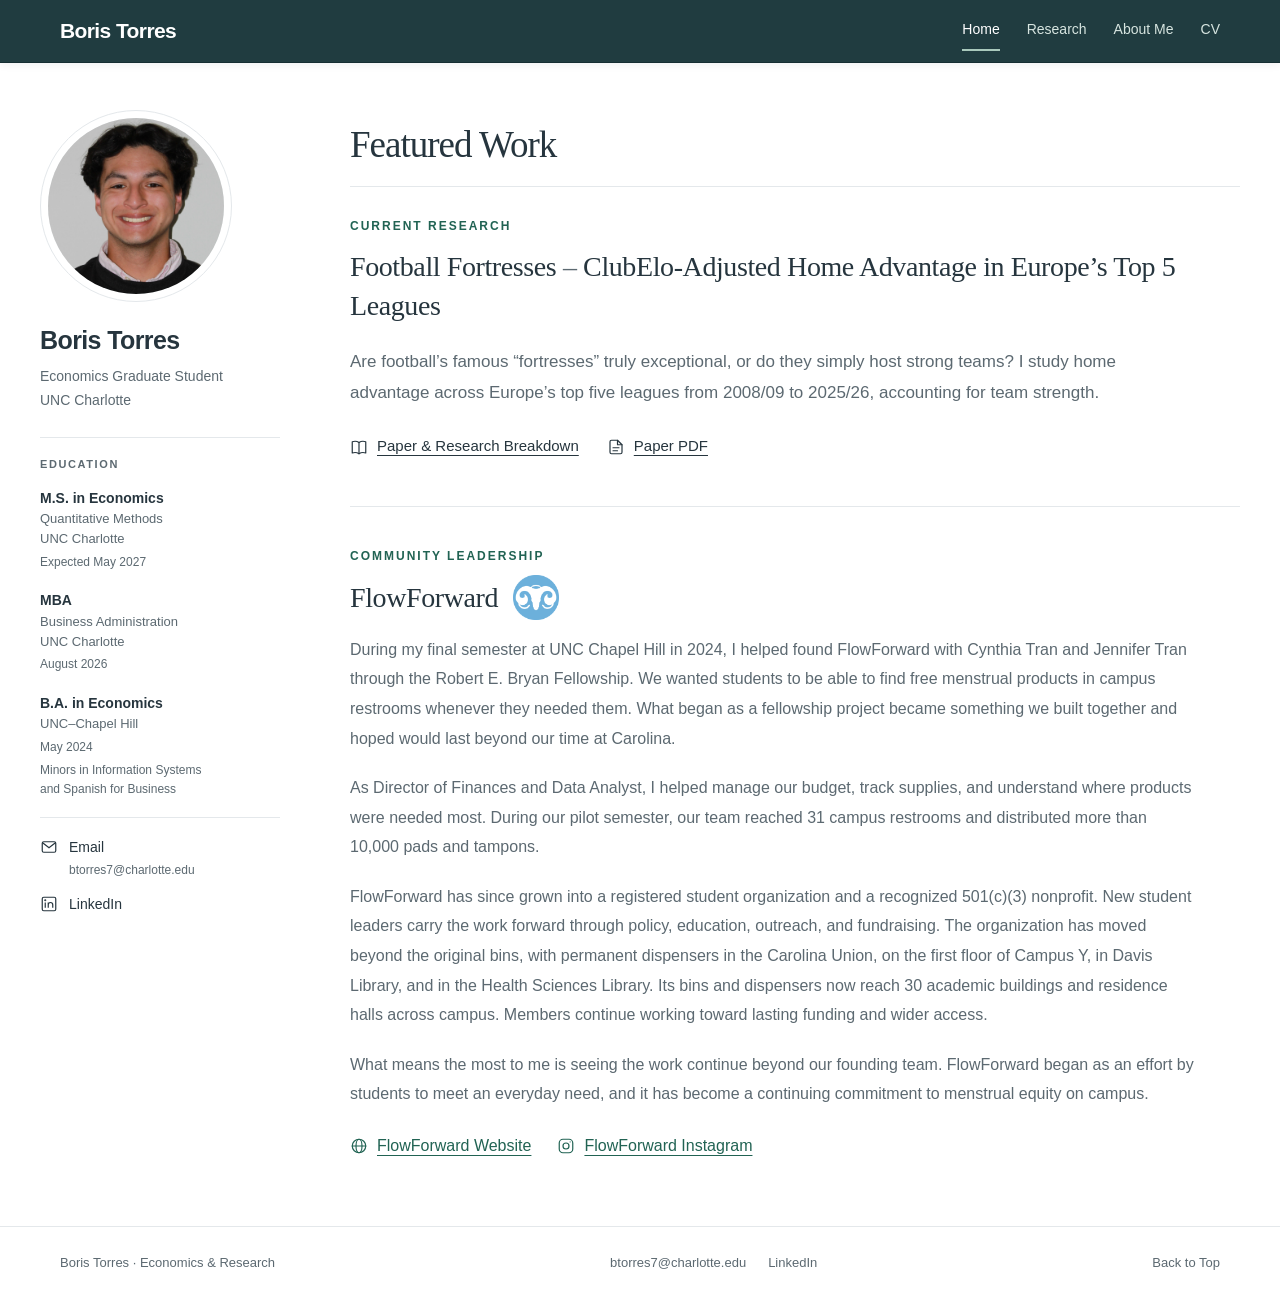
<file: index.html>
<!doctype html>
<html lang="en">
<head>
<meta charset="utf-8">
<meta name="viewport" content="width=device-width,initial-scale=1">
<meta name="description" content="Boris Torres, economics graduate student at UNC Charlotte. Applied microeconomics, soccer home advantage, and empirical research.">
<title>Boris Torres — Economics & Research</title>
<style>
:root{--ink:#172c38;--muted:#5b6c74;--green:#216353;--paper:#fafbf9;--line:#dce3df;--soft:#edf2ee;--serif:Georgia,'Times New Roman',serif}*{box-sizing:border-box}html{scroll-behavior:smooth;scroll-padding-top:90px}body{margin:0;background:var(--paper);color:var(--ink);font:16px/1.65 'Segoe UI',Arial,sans-serif}button,a,input{font:inherit}a{color:inherit;text-decoration:none}button{cursor:pointer}button:focus-visible,a:focus-visible,summary:focus-visible{outline:3px solid #b9803e;outline-offset:5px}::selection{background:#d4e6db}.wrap{width:min(1160px,calc(100% - 96px));margin:auto}.skip{position:fixed;top:-80px;left:20px;background:white;padding:12px;z-index:100}.skip:focus{top:10px}header{border-bottom:1px solid var(--line);background:var(--paper)}.nav{height:94px;display:flex;align-items:center;justify-content:space-between;gap:30px}.brand{font-family:var(--serif);font-size:25px;letter-spacing:-.7px}.brand span{color:var(--green)}nav{display:flex;gap:30px;align-items:center;font-size:14px}nav a:hover,.textlink:hover{color:var(--green);text-decoration:underline;text-underline-offset:5px}.nav-cv{border:1px solid #bdc9c1;padding:8px 18px;border-radius:3px}.eyebrow{font-size:12px;font-weight:600;letter-spacing:2px;text-transform:uppercase;color:var(--green);margin:0 0 22px}.hero{display:grid;grid-template-columns:1.2fr 1fr;gap:80px;padding:90px 0 85px;align-items:center}h1,h2,h3,p{margin-top:0}h1{font:normal clamp(48px,5.6vw,75px)/1.06 var(--serif);letter-spacing:-3px;margin-bottom:25px}h1 em{font-weight:normal;color:var(--green)}.intro{font-size:18px;color:var(--muted);max-width:520px;line-height:1.8;margin-bottom:30px}.actions{display:flex;gap:22px;align-items:center;flex-wrap:wrap}.button{display:inline-flex;align-items:center;justify-content:center;gap:10px;padding:12px 22px;background:var(--green);border:1px solid var(--green);color:#fff;border-radius:3px;font-size:14px;font-weight:600}.button:hover{background:#164d40}.button.secondary{background:transparent;color:var(--ink);border-color:#bbc8c0}.button.secondary:hover{background:var(--soft)}.textlink{font-size:14px;border-bottom:1px solid #aabbb0;padding-bottom:3px}.hero-note{margin:27px 0 0;font-size:13px;color:var(--muted)}.research-art{position:relative;padding:27px;background:#eaf0eb;border:1px solid #dce5dd;border-radius:5px;transform:rotate(2deg)}.art-sheet{background:#fff;padding:25px 25px 16px;box-shadow:0 12px 25px #243a2b0b;transform:rotate(-2deg)}.art-label{display:flex;justify-content:space-between;gap:10px;font-size:11px;letter-spacing:1.5px;text-transform:uppercase;color:var(--muted)}.art-title{font:24px var(--serif);margin:17px 0 4px}.art-caption{font-size:11px;color:var(--muted);margin:0}.research-art svg{display:block;width:100%;height:auto;margin:14px 0}.art-foot{display:flex;justify-content:space-between;font-size:11px;color:var(--muted);border-top:1px solid var(--line);padding-top:12px}.art-foot span:first-child{color:var(--green)}section{padding:58px 0 65px;border-top:1px solid var(--line)}.section-head{display:flex;align-items:end;justify-content:space-between;gap:25px;margin-bottom:30px}.section-head .eyebrow{margin-bottom:8px}h2{font:normal 37px/1.2 var(--serif);letter-spacing:-1px;margin-bottom:0}.section-head>p{max-width:330px;font-size:14px;color:var(--muted);margin-bottom:2px}.projects{display:grid;grid-template-columns:1fr 1fr;gap:25px}.project{border:1px solid var(--line);border-radius:4px;overflow:hidden;background:#fff;display:flex;flex-direction:column}.project-top{min-height:180px;background:#eaf0eb;position:relative;overflow:hidden;padding:27px 30px;display:flex;align-items:center;justify-content:space-between}.project-top.replication{background:#eaf0f3}.mini-label{font-size:11px;letter-spacing:1.5px;text-transform:uppercase;color:var(--green)}.project-top strong{display:block;font:25px/1.2 var(--serif);max-width:220px;margin-top:13px;font-weight:normal}.motif{width:135px;flex:none;color:var(--green);opacity:.8}.project-body{padding:29px 30px 26px;display:flex;flex-direction:column;flex:1}.tag{font-size:11px;text-transform:uppercase;letter-spacing:1px;color:var(--muted);margin-bottom:11px}h3{font:normal 26px/1.25 var(--serif);letter-spacing:-.5px;margin-bottom:13px}.project-body>p{font-size:15px;color:var(--muted);margin-bottom:25px}.project-links{display:flex;gap:20px;align-items:center;margin-top:auto;padding-top:20px;border-top:1px solid var(--line);flex-wrap:wrap}.link-button{border:0;border-bottom:1px solid #9fb4a7;background:none;color:var(--green);font-size:14px;padding:0 0 3px}.file-state{font-size:12px;color:var(--muted)}.about-grid{display:grid;grid-template-columns:.85fr 1.4fr;gap:90px}.about-copy{font-size:17px;color:var(--muted)}.about-copy p:last-child{margin-bottom:0}.about-meta{display:grid;grid-template-columns:1fr 1fr;gap:22px;margin-top:28px}.meta-label{font-size:11px;text-transform:uppercase;letter-spacing:1.3px;color:var(--muted);display:block;margin-bottom:7px}.meta-value{font-size:14px;color:var(--ink)}.video-section{display:grid;grid-template-columns:1.1fr 1fr;gap:65px;align-items:center}.video-frame{width:100%;aspect-ratio:16/10;background:#203c40;color:#fff;display:flex;align-items:center;justify-content:center;position:relative;border:0;border-radius:4px;overflow:hidden}.video-lines{position:absolute;inset:0;opacity:.13;background:repeating-linear-gradient(0deg,transparent 0 39px,#b9ded3 40px 41px),repeating-linear-gradient(90deg,transparent 0 49px,#b9ded3 50px 51px)}.video-center{position:relative;text-align:center}.play{display:grid;place-items:center;width:60px;height:60px;border:1px solid #ffffff75;border-radius:50%;margin:0 auto 17px}.play svg{width:19px;fill:currentColor}.video-center small{display:block;font-size:11px;letter-spacing:1.7px;text-transform:uppercase;color:#c3d7cf}.video-center span{font:24px var(--serif)}.video-copy h2{margin-bottom:20px}.video-copy>p:not(.eyebrow){font-size:16px;color:var(--muted)}.contact{display:flex;justify-content:space-between;gap:50px;align-items:center}.contact p{color:var(--muted);max-width:560px;margin:17px 0 0}.contact h2{font-size:34px}footer{border-top:1px solid var(--line);padding:25px 0;font-size:12px;color:var(--muted)}.footer-row{display:flex;justify-content:space-between;gap:20px}.draft-label{background:#eef2ec;color:#586b5e;padding:3px 8px;border-radius:2px;font-size:11px;letter-spacing:.5px}dialog{color:var(--ink);background:var(--paper);width:min(1040px,calc(100% - 32px));max-height:90dvh;border:1px solid var(--line);padding:0;border-radius:6px;box-shadow:0 30px 100px #0003}dialog::backdrop{background:#102629a6;backdrop-filter:blur(4px)}.dialog-head{display:flex;justify-content:space-between;align-items:center;padding:20px 30px;border-bottom:1px solid var(--line);gap:20px}.dialog-head p{margin:0;font-size:13px;color:var(--muted)}.close{border:1px solid #bdc9c1;padding:5px 12px;background:none;border-radius:3px;font-size:13px}.dialog-intro{padding:30px 35px 20px}.dialog-intro h2{margin-bottom:12px}.dialog-intro p{max-width:760px;color:var(--muted);margin-bottom:0}.walkthrough{display:grid;grid-template-columns:220px 1fr;border-top:1px solid var(--line);min-height:330px}.steps{display:flex;flex-direction:column;padding:22px 18px;background:var(--soft);gap:6px}.step{border:0;padding:12px 14px;text-align:left;background:transparent;border-radius:3px;color:var(--muted);font-size:14px}.step[aria-selected=true]{background:white;color:var(--green);box-shadow:0 1px 4px #00000009}.step-panel{padding:32px 36px}.step-panel h3{font-size:30px}.step-panel p{color:var(--muted)}.content-note{border-left:2px solid #98b09f;padding:10px 17px;background:#edf2ee;font-size:14px;color:var(--muted)}.step-panel ul{padding-left:20px;color:var(--muted);font-size:15px}.step-panel li{margin:8px 0}.small-dialog{max-width:620px}.small-dialog .body{padding:30px}.small-dialog h2{font-size:30px;margin-bottom:18px}.small-dialog p{color:var(--muted)}video{width:100%;display:block;background:#172c38}body.modal-open{overflow:hidden}@media(min-width:1500px){.hero{padding-top:110px;padding-bottom:105px}}@media(max-width:900px){.wrap{width:calc(100% - 48px)}.hero{gap:35px;padding:60px 0}h1{font-size:56px}.research-art{padding:15px}.art-sheet{padding:18px}.about-grid{gap:35px}.video-section{gap:35px}.project-top{padding:24px}.motif{width:95px}.project-body{padding:24px}}@media(max-width:650px){.wrap{width:calc(100% - 36px)}.nav{height:auto;min-height:85px;align-items:flex-start;padding:22px 0;gap:15px;flex-direction:column}.brand{font-size:23px}nav{gap:22px;font-size:13px;flex-wrap:wrap}.nav-cv{padding:0;border:0}.hero{grid-template-columns:1fr;padding:48px 0 45px;gap:40px}h1{font-size:55px}.intro{font-size:17px}.research-art{width:min(100% - 12px,420px);margin:auto}.section-head{align-items:start;flex-direction:column;gap:15px}.projects,.about-grid,.video-section{grid-template-columns:1fr}.about-grid,.video-section{gap:28px}section{padding:42px 0}.project-top{min-height:170px}.motif{width:130px}.contact{align-items:start;flex-direction:column;gap:25px}.footer-row{align-items:start;flex-direction:column;gap:10px}.walkthrough{grid-template-columns:1fr}.steps{flex-direction:row;overflow-x:auto;padding:12px}.step{white-space:nowrap}.step-panel{padding:25px}.dialog-intro{padding:25px}.dialog-intro h2{font-size:30px}.dialog-head{padding:15px 20px}.about-meta{gap:16px}}@media(prefers-reduced-motion:reduce){html{scroll-behavior:auto}}

/* Personalized research portfolio */
.hero h1{font-size:clamp(70px,8vw,108px);letter-spacing:-4px}.projects{grid-template-columns:1.6fr 1fr}.featured-project .project-top{min-height:200px}.paper-subtitle{font-family:var(--serif);font-size:20px!important;color:var(--ink)!important;line-height:1.4}.study-stats{display:flex;gap:35px;margin:0 0 25px}.study-stats strong{display:block;font:30px var(--serif);color:var(--green)}.study-stats span{font-size:12px;color:var(--muted)}.notebook-intro{max-width:820px;color:var(--muted);font-size:18px;margin-bottom:36px}.research-status{font-size:12px;display:inline-block;border:1px solid var(--line);padding:6px 10px;border-radius:3px;color:var(--green)}.notebook-layout{display:grid;grid-template-columns:280px 1fr;gap:65px}.notebook-aside{background:var(--soft);padding:25px;align-self:start;border-radius:3px}.notebook-aside h3{font-size:26px}.notebook-aside p:not(.eyebrow){font-size:14px;color:var(--muted)}.notebook-aside a{display:inline-block;margin-bottom:12px}.notebook-steps details{border-top:1px solid var(--line)}.notebook-steps details:last-child{border-bottom:1px solid var(--line)}.notebook-steps summary{padding:22px 0;font-size:18px;font-family:var(--serif);cursor:pointer;line-height:1.45}.notebook-steps details>div{padding:0 0 14px;font-size:15px;color:var(--muted)}.equation-note{background:var(--soft);padding:18px;margin:20px 0;color:var(--green);font-family:var(--serif);font-size:18px}.cv-body h3{font-size:23px;border-top:1px solid var(--line);padding-top:20px;margin-top:25px}.cv-body p{font-size:14px}.cv-body strong{color:var(--ink);font-weight:600}@media(max-width:900px){.projects{grid-template-columns:1.35fr 1fr}.project-top .motif{width:75px}.project-top strong{font-size:22px}.notebook-layout{gap:30px;grid-template-columns:240px 1fr}}@media(max-width:650px){.projects,.notebook-layout{grid-template-columns:1fr}.hero h1{font-size:82px}.study-stats{gap:28px}.notebook-layout{gap:25px}.notebook-aside{padding:23px}.notebook-intro{font-size:17px}.notebook-steps summary{font-size:19px}.project-top .motif{width:110px}}


.video-actions{margin-top:24px}.flow-grid{display:grid;grid-template-columns:1fr 1.25fr;gap:80px}.flow-identity h2{font-size:clamp(38px,4vw,54px);letter-spacing:-2px}.flow-identity h2 span{color:var(--green)}.flow-place{font-size:14px;color:var(--muted);margin:14px 0 24px}.flow-principles{display:flex;flex-wrap:wrap;gap:8px;margin-bottom:32px}.flow-principles span{padding:5px 10px;border:1px solid var(--line);border-radius:3px;color:var(--green);font-size:12px}.flow-story>p{font-size:16px;color:var(--muted)}.flow-story h3{font-size:28px}.flow-impact{display:grid;grid-template-columns:1fr 1fr;gap:30px;border-block:1px solid var(--line);padding:25px 0;margin:25px 0}.flow-impact strong{display:block;color:var(--green);font:38px var(--serif);margin-bottom:8px}.flow-impact span{display:block;font-size:13px;color:var(--muted);max-width:210px}.flow-source{font-size:13px!important}@media(max-width:900px){.flow-grid{gap:35px}nav{gap:20px}}@media(max-width:650px){.flow-grid{grid-template-columns:1fr;gap:30px}.flow-impact{gap:20px}nav{gap:18px}}

/* Academic profile layout, shared by the homepage and research page. */
:root{--paper:#fff;--ink:#26353e;--muted:#5c6971;--line:#e4e8eb;--soft:#f3f6f5}header{background:#fff}.nav{height:85px}.brand{font-family:'Segoe UI',Arial,sans-serif;font-size:23px;font-weight:600;letter-spacing:-.6px}.academic-shell{display:grid;grid-template-columns:240px minmax(0,1fr);gap:70px;width:min(1320px,calc(100% - 80px));margin:0 auto;padding-top:48px}.academic-content{min-width:0}.academic-content>.wrap,.academic-content>section>.wrap{width:100%;max-width:none}.profile-sidebar{padding-bottom:45px;align-self:start}.profile-photo{width:190px;height:190px;display:flex;align-items:center;justify-content:center;flex-direction:column;border-radius:50%;background:#edf2f3;border:7px solid white;outline:1px solid var(--line);margin:0 0 24px 1px;color:#617c83;overflow:hidden}.profile-monogram{font:54px var(--serif);letter-spacing:-3px}.photo-caption{font-size:10px;letter-spacing:.2px;margin-top:8px;color:var(--muted)}.profile-photo img{width:100%;height:100%;object-fit:cover;object-position:50% 29%}.profile-name{font-family:'Segoe UI',Arial,sans-serif;font-size:25px;font-weight:650;letter-spacing:-.6px;margin:0 0 10px}.profile-role{font-size:14px;color:var(--muted);line-height:1.7;margin-bottom:24px}.profile-education{border-top:1px solid var(--line);padding-top:20px}.profile-education h3{font:600 11px 'Segoe UI',Arial,sans-serif;letter-spacing:1.6px;text-transform:uppercase;color:var(--muted);margin-bottom:18px}.degree{margin-bottom:19px;font-size:13px;line-height:1.55}.degree strong{display:block;font-weight:600;font-size:14px}.degree span,.degree small{display:block;color:var(--muted)}.degree small{font-size:12px;margin-top:3px}.degree-minors{font-size:12px;margin-top:5px}.profile-links{border-top:1px solid var(--line);padding-top:20px;display:flex;flex-direction:column;gap:16px}.profile-links a{display:flex;gap:11px;align-items:flex-start;font-size:14px;line-height:1.4}.profile-links a:hover{color:var(--green)}.profile-links svg{width:18px;height:18px;flex:none;fill:none;stroke:currentColor;stroke-width:1.6}.profile-email{display:block;font-size:12px;color:var(--muted);margin-top:4px;overflow-wrap:anywhere}.welcome{padding:12px 0 45px}.welcome h1{font:normal 43px/1.2 var(--serif);letter-spacing:-1.4px;margin-bottom:24px}.welcome>p:not(.eyebrow){color:var(--muted);font-size:18px;line-height:1.85;max-width:850px;margin-bottom:20px}.welcome .intro-links{font-size:15px!important;margin-top:24px}.welcome .intro-links a{color:var(--green);border-bottom:1px solid #c4d1cb}.welcome .research-interest-line{font-size:14px!important;color:var(--ink)!important;border-left:2px solid #a8beb1;padding-left:18px;margin:28px 0 0!important}.academic-content section{padding:40px 0 45px}.academic-content h2{font-size:31px}.academic-content .section-head{align-items:start;flex-direction:column;gap:12px}.academic-content .section-head>p{max-width:none;font-size:15px}.academic-content .projects{grid-template-columns:1fr;gap:0}.academic-content .project{border:0;border-radius:0;background:none}.academic-content .project+.project{border-top:1px solid var(--line);margin-top:30px;padding-top:30px}.academic-content .project-top{display:none}.academic-content .project-body{padding:0}.academic-content .project-body h3{font-size:27px}.academic-content .project-body>p{margin-bottom:17px;max-width:820px}.academic-content .paper-subtitle{font-size:18px!important}.academic-content .project-links{border:0;padding-top:5px}.academic-content .study-stats{margin:7px 0 25px;gap:32px}.academic-content .study-stats strong{font-size:26px}.academic-content .video-section{grid-template-columns:1fr 1fr;gap:30px}.academic-content .video-copy h2{font-size:29px}.academic-content .video-center>span:last-child{display:block;font-size:20px;max-width:220px;margin:auto}.academic-content .flow-grid{grid-template-columns:1fr 1.3fr;gap:35px}.academic-content .flow-identity h2{font-size:38px}.academic-content .contact{align-items:start;flex-direction:column;gap:23px}.academic-content .contact h2{font-size:31px}.academic-content .contact p{font-size:15px}.academic-content .paper-hero{padding:5px 0 40px}.academic-content .paper-hero h1{font-size:clamp(44px,5vw,66px)}.academic-content .paper-deck{font-size:24px}.academic-content .paper-download{gap:30px}.academic-content .notebook-layout{grid-template-columns:210px 1fr;gap:30px}.academic-content .notebook-aside{padding:20px}.academic-content .notebook-aside h3{font-size:22px}.academic-content .paper-end{align-items:start;flex-direction:column}footer{margin-top:20px}@media(min-width:1450px){.profile-sidebar{position:sticky;top:28px}}@media(max-width:1050px){.academic-shell{grid-template-columns:215px minmax(0,1fr);gap:40px;width:calc(100% - 48px)}.academic-content .video-section,.academic-content .flow-grid,.academic-content .paper-download,.academic-content .notebook-layout{grid-template-columns:1fr}.academic-content .notebook-aside{display:none}.academic-content .video-frame{max-width:540px}.academic-content .flow-grid{gap:26px}.profile-photo{width:180px;height:180px}.nav{gap:20px}nav{gap:18px}}@media(max-width:700px){.academic-shell{display:block;width:calc(100% - 36px);padding-top:30px}.profile-sidebar{display:grid;grid-template-columns:115px minmax(0,1fr);column-gap:24px;padding-bottom:32px}.profile-photo{width:110px;height:110px;grid-row:1/3;margin:0;border-width:4px}.profile-monogram{font-size:37px}.photo-caption{font-size:8px;margin-top:2px}.profile-name{font-size:24px;align-self:end;margin-bottom:6px}.profile-role{font-size:13px;line-height:1.5;margin:0}.profile-education{grid-column:1/-1;margin-top:25px;display:grid;grid-template-columns:1fr 1fr 1fr;gap:15px;padding-top:17px}.profile-education h3{grid-column:1/-1;margin-bottom:0}.degree{font-size:12px;margin:0}.degree strong{font-size:13px}.degree small,.degree-minors{font-size:11px}.profile-links{grid-column:1/-1;flex-direction:row;margin-top:22px;gap:25px;padding-top:16px}.profile-links a{font-size:13px}.profile-email{font-size:11px}.welcome{border-top:1px solid var(--line);padding-top:30px}.welcome h1{font-size:35px}.welcome>p:not(.eyebrow){font-size:16px}.academic-content section{padding:32px 0}.academic-content h2{font-size:28px}.nav{height:auto;min-height:85px}.academic-content .study-stats{gap:25px}.academic-content .paper-hero{padding-top:0}.academic-content .paper-hero h1{font-size:46px}.academic-content .paper-deck{font-size:21px}}@media(max-width:390px){.profile-education{grid-template-columns:1fr}.degree{padding-top:10px}.degree-minors br{display:none}}


/* Compact navigation remains visible while reading. */
header{position:sticky;top:0;z-index:50;background:#203c40;border-bottom:1px solid #152e32;box-shadow:0 2px 8px #172c3812;color:#f7faf9}header .nav{height:62px;min-height:62px;padding:0;flex-direction:row;align-items:center;justify-content:space-between;gap:25px}header .brand{font-size:21px;white-space:nowrap;color:#fff}header nav{gap:27px;font-size:14px;flex-wrap:wrap}header nav a{color:#d7e5e0;padding:7px 0;border-bottom:2px solid transparent}header nav a:hover{color:#fff;text-decoration:none;border-bottom-color:#a9c9bc}header nav a[aria-current="page"]{color:#fff;border-bottom-color:#a9c9bc}html{scroll-padding-top:85px}.notebook-steps details{scroll-margin-top:85px}@media(min-width:1450px){.profile-sidebar{top:88px}}@media(max-width:700px){header .nav{height:auto;min-height:62px;gap:10px 20px;flex-wrap:wrap;padding:12px 0}header nav{gap:20px;font-size:13px}header .brand{font-size:20px}html{scroll-padding-top:115px}.notebook-steps details{scroll-margin-top:115px}}@media(max-width:450px){header .nav{gap:6px}header nav{width:100%;justify-content:space-between;gap:10px}header nav a{padding:4px 0}}

/* Shared contact footer and page introductions. */
.footer-row{align-items:center;flex-wrap:wrap;font-size:13px;gap:18px 28px}.footer-contact{display:flex;align-items:center;gap:22px;flex-wrap:wrap}.footer-contact a:hover,.footer-name:hover{color:var(--green);text-decoration:underline;text-underline-offset:4px}.work-summary{font-size:16px;line-height:1.8;color:var(--muted);max-width:820px}.academic-content>#research:first-child{border-top:0;padding-top:12px}.academic-content>#research:first-child .eyebrow{margin-bottom:10px}.academic-content>#research:first-child .section-head{margin-bottom:34px}@media(max-width:700px){.footer-row{align-items:flex-start;flex-direction:column}.footer-contact{gap:12px 22px}.academic-content>#research:first-child{border-top:1px solid var(--line);padding-top:30px}}


/* Featured work: paper, explanation video, then supporting links. */
.featured-heading{border-bottom:1px solid var(--line);padding-bottom:19px;margin-bottom:30px}.featured-heading h1{font:normal 37px/1.2 var(--serif);letter-spacing:-1px;margin:0}.academic-content .featured-paper h2{font:normal 28px/1.4 var(--serif);letter-spacing:-.4px;margin-bottom:20px;max-width:900px}.featured-summary{font-size:17px;line-height:1.85;color:var(--muted);margin-bottom:27px;max-width:850px}.featured-video{max-width:820px;scroll-margin-top:90px}.featured-video .video-frame{aspect-ratio:16/9;max-width:none;background:#203236;border:1px solid #2e464b;border-radius:4px}.featured-video .video-center>span:not(.youtube-play){display:block;font:27px var(--serif);margin:18px auto 13px}.featured-video .video-center small{font-size:12px;letter-spacing:1px;color:#c6d5d1}.youtube-play{width:72px;height:49px;border-radius:12px;background:#c63232;display:grid;place-items:center;margin:auto}.youtube-play svg{width:32px;height:32px;fill:white}.featured-video .file-state{display:block;margin-top:9px}.featured-paper-links{display:flex;flex-direction:column;align-items:flex-start;gap:12px;margin-top:22px}.featured-paper-links a{font-size:15px}.title-divider{color:var(--muted)}@media(max-width:700px){.featured-heading h1{font-size:31px}.academic-content .featured-paper h2{font-size:24px}.featured-summary{font-size:16px}.featured-video .video-center>span:not(.youtube-play){font-size:23px}.featured-video .video-center small{font-size:10px}.featured-video{scroll-margin-top:115px}}

.flow-feature-copy{max-width:850px}.flow-feature-copy p{font-size:16px;line-height:1.85;color:var(--muted);margin-bottom:20px}.flow-feature-copy .flow-lead{font:normal 24px/1.5 var(--serif);color:var(--ink);margin-bottom:23px;max-width:720px}.flow-feature-links{display:flex;gap:26px;flex-wrap:wrap;margin-top:25px}.flow-feature-links a{font-size:15px}@media(max-width:700px){.flow-feature-copy .flow-lead{font-size:22px}.flow-feature-links{gap:17px 25px}}

/* FlowForward links keep the surrounding typography. */
a[href*="tarheels.live/flowforwardunc"],a[href*="instagram.com/uncflowforward"]{font:inherit;color:var(--green);border-bottom:0;text-decoration:underline;text-underline-offset:4px;text-decoration-thickness:1px}

.featured-paper-links{flex-direction:row;align-items:center;flex-wrap:wrap;gap:12px 28px}.featured-paper>.eyebrow{margin-bottom:13px}

/* Keep the FlowForward introduction close to its heading. */
#flowforward .section-head{margin-bottom:14px}#flowforward .flow-title{display:flex;align-items:center;gap:15px}#flowforward .flow-title h2{margin:0}#flowforward .flow-logo{display:block;width:46px;height:46px;object-fit:contain;flex:none}#flowforward .flow-feature-copy>p:first-child{margin-top:0}

/* Featured projects share the same heading level and typography. */
.academic-content #research .featured-paper h2,.academic-content #flowforward .flow-title h2{font-family:var(--serif);font-size:28px;font-weight:normal;line-height:1.4;letter-spacing:-.4px}@media(max-width:700px){.academic-content #research .featured-paper h2,.academic-content #flowforward .flow-title h2{font-size:24px}}

/* Outline icons match the profile links. */
.featured-paper-links a,.flow-feature-links a{display:inline-flex;align-items:center;gap:9px;border-bottom:0;text-decoration:none;line-height:1.5}.featured-paper-links a>span,.flow-feature-links a>span{text-decoration:underline;text-underline-offset:4px;text-decoration-thickness:1px}.resource-icon{width:18px;height:18px;flex:none;fill:none;stroke:currentColor;stroke-width:1.6;stroke-linecap:round;stroke-linejoin:round}
</style>
<link rel="icon" type="image/svg+xml" href="assets/favicon-face.svg?v=2">
</head>
<body>
<a class="skip" href="#main">Skip to content</a>
<header><div class="wrap nav"><a class="brand" href="index.html" aria-label="Boris Torres Home">Boris Torres</a><nav aria-label="Main Navigation"><a href="index.html" aria-current="page">Home</a><a href="research.html">Research</a><a href="about.html">About Me</a><a href="assets/boris-torres-cv.pdf">CV</a></nav></div></header>
<div class="academic-shell"><aside class="profile-sidebar" aria-label="Boris Torres profile"><div class="profile-photo"><img src="assets/boris-torres.png" alt="Boris Torres" width="190" height="190" decoding="async"></div><h2 class="profile-name">Boris Torres</h2><p class="profile-role">Economics Graduate Student<br>UNC Charlotte</p><div class="profile-education"><h3>Education</h3><div class="degree"><strong>M.S. in Economics</strong><span>Quantitative Methods</span><span>UNC Charlotte</span><small>Expected May 2027</small></div><div class="degree"><strong>MBA</strong><span>Business Administration</span><span>UNC Charlotte</span><small>August 2026</small></div><div class="degree"><strong>B.A. in Economics</strong><span>UNC–Chapel Hill</span><small>May 2024</small><span class="degree-minors">Minors in Information Systems<br>and Spanish for Business</span></div></div><div class="profile-links"><a href="mailto:btorres7@charlotte.edu"><svg viewBox="0 0 24 24" aria-hidden="true"><rect x="3" y="5" width="18" height="14" rx="2"/><path d="m3 6 9 7 9-7"/></svg><span>Email<span class="profile-email">btorres7@charlotte.edu</span></span></a><a href="https://www.linkedin.com/in/borisdtorres/" target="_blank" rel="noopener noreferrer"><svg viewBox="0 0 24 24" aria-hidden="true"><rect x="3" y="3" width="18" height="18" rx="2"/><path d="M7 10v7M11 17v-7m0 3c0-4 6-4 6 0v4"/><circle cx="7" cy="7" r=".6"/></svg><span>LinkedIn</span></a></div></aside><main id="main" class="academic-content">
<section id="research"><div class="wrap"><div class="featured-heading"><h1>Featured Work</h1></div><article class="featured-paper"><p class="eyebrow">Current Research</p><h2>Football Fortresses <span class="title-divider">–</span> ClubElo-Adjusted Home Advantage in Europe’s Top 5 Leagues</h2><p class="featured-summary">Are football’s famous “fortresses” truly exceptional, or do they simply host strong teams? I study home advantage across Europe’s top five leagues from 2008/09 to 2025/26, accounting for team strength.</p><div class="featured-paper-links"><a class="textlink" href="football-fortresses.html"><svg class="resource-icon" viewBox="0 0 24 24" aria-hidden="true" focusable="false"><path d="M12 6c-3-2-6-2-9-1v15c3-1 6-1 9 1 3-2 6-2 9-1V5c-3-1-6-1-9 1Z"/><path d="M12 6v15"/></svg><span>Paper & Research Breakdown</span></a><a class="textlink" href="football-fortresses.html#paper"><svg class="resource-icon" viewBox="0 0 24 24" aria-hidden="true" focusable="false"><path d="M14 3H6a2 2 0 0 0-2 2v14a2 2 0 0 0 2 2h12a2 2 0 0 0 2-2V9Z"/><path d="M14 3v6h6M8 13h8M8 17h6"/></svg><span>Paper PDF</span></a></div></article></div></section>
<section id="flowforward"><div class="wrap"><div class="section-head"><div><p class="eyebrow">Community Leadership</p><div class="flow-title"><h2>FlowForward</h2><img class="flow-logo" src="assets/flowforward-logo.png" alt="FlowForward Logo" width="46" height="46" loading="lazy" decoding="async"></div></div></div><div class="flow-feature-copy"><p>During my final semester at UNC Chapel Hill in 2024, I helped found FlowForward with Cynthia Tran and Jennifer Tran through the Robert E. Bryan Fellowship. We wanted students to be able to find free menstrual products in campus restrooms whenever they needed them. What began as a fellowship project became something we built together and hoped would last beyond our time at Carolina.</p><p>As Director of Finances and Data Analyst, I helped manage our budget, track supplies, and understand where products were needed most. During our pilot semester, our team reached 31 campus restrooms and distributed more than 10,000 pads and tampons.</p><!-- Nonprofit status verified against Charity Navigator, EIN 33-3658775, on November 19, 2026. Source https://www.charitynavigator.org/ein/333658775 -->
<p>FlowForward has since grown into a registered student organization and a recognized 501(c)(3) nonprofit. New student leaders carry the work forward through policy, education, outreach, and fundraising. The organization has moved beyond the original bins, with permanent dispensers in the Carolina Union, on the first floor of Campus Y, in Davis Library, and in the Health Sciences Library. Its bins and dispensers now reach 30 academic buildings and residence halls across campus. Members continue working toward lasting funding and wider access.</p><p>What means the most to me is seeing the work continue beyond our founding team. FlowForward began as an effort by students to meet an everyday need, and it has become a continuing commitment to menstrual equity on campus.</p></div><div class="flow-feature-links"><a class="textlink" href="https://tarheels.live/flowforwardunc/" target="_blank" rel="noopener noreferrer"><svg class="resource-icon" viewBox="0 0 24 24" aria-hidden="true" focusable="false"><circle cx="12" cy="12" r="9"/><ellipse cx="12" cy="12" rx="4" ry="9"/><path d="M3 12h18"/></svg><span>FlowForward Website</span></a><a class="textlink" href="https://www.instagram.com/uncflowforward/" target="_blank" rel="noopener noreferrer"><svg class="resource-icon" viewBox="0 0 24 24" aria-hidden="true" focusable="false"><rect x="3" y="3" width="18" height="18" rx="5"/><circle cx="12" cy="12" r="4"/><circle cx="17.5" cy="6.5" r=".7" fill="currentColor" stroke="none"/></svg><span>FlowForward Instagram</span></a></div></div></section>
</main></div>
<footer><div class="wrap footer-row"><a class="footer-name" href="index.html">Boris Torres · Economics & Research</a><div class="footer-contact" aria-label="Contact Details"><a href="mailto:btorres7@charlotte.edu">btorres7@charlotte.edu</a><a href="https://www.linkedin.com/in/borisdtorres/" target="_blank" rel="noopener noreferrer">LinkedIn</a></div><a href="#main">Back to Top</a></div></footer>





</body>
</html>
</file>
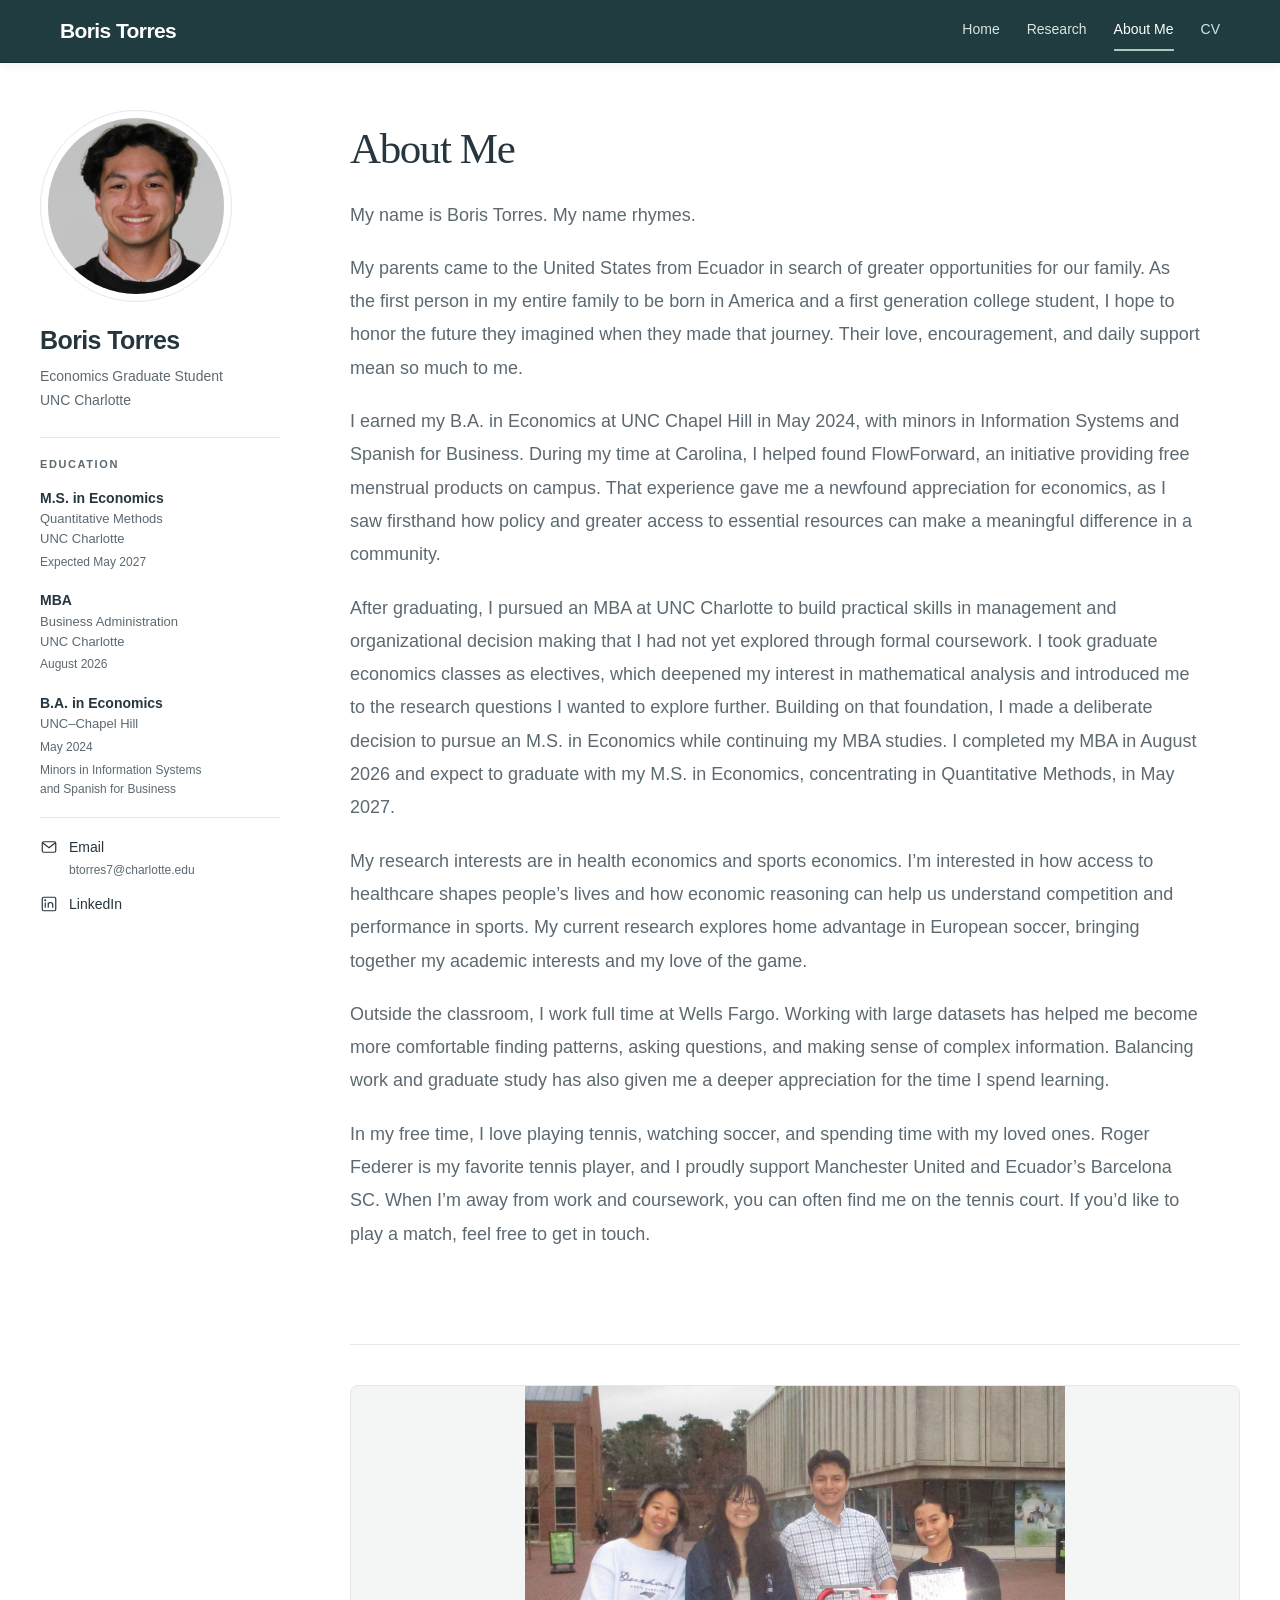
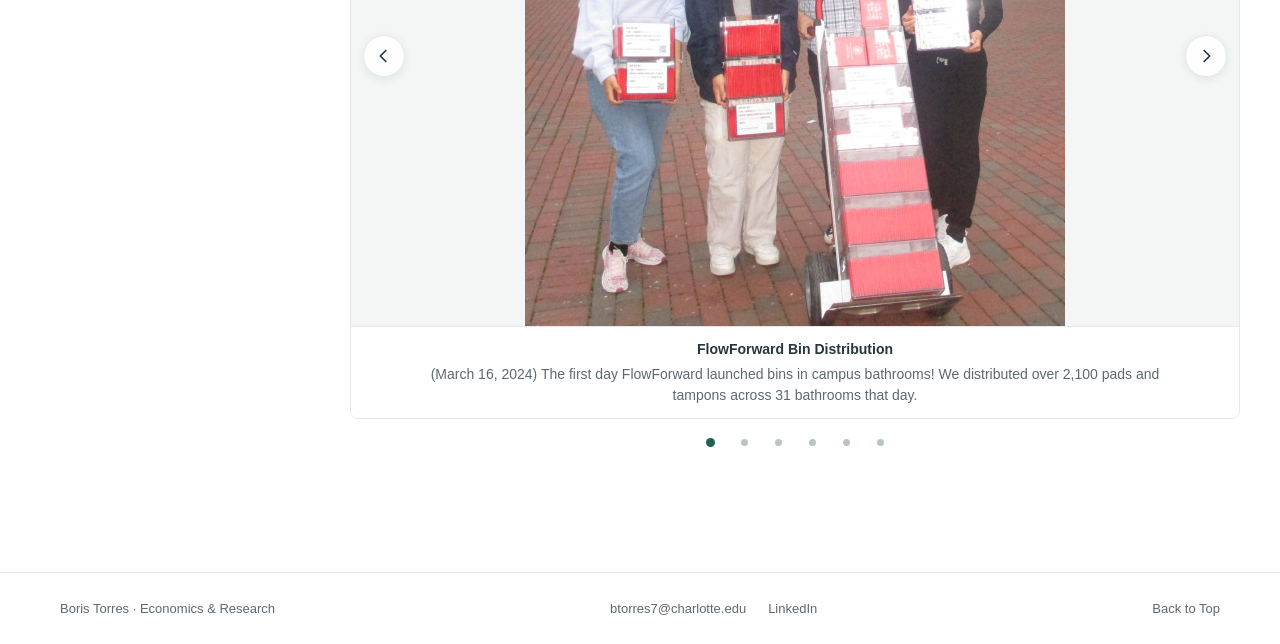
<file: about.html>
<!doctype html>
<html lang="en">
<head>
<meta charset="utf-8">
<meta name="viewport" content="width=device-width,initial-scale=1">
<meta name="description" content="Meet Boris Torres, a first generation college student, the son of Ecuadorian immigrants, and an economics graduate student at UNC Charlotte.">
<title>About Me — Boris Torres</title>
<style>
:root{--ink:#172c38;--muted:#5b6c74;--green:#216353;--paper:#fafbf9;--line:#dce3df;--soft:#edf2ee;--serif:Georgia,'Times New Roman',serif}*{box-sizing:border-box}html{scroll-behavior:smooth;scroll-padding-top:90px}body{margin:0;background:var(--paper);color:var(--ink);font:16px/1.65 'Segoe UI',Arial,sans-serif}button,a,input{font:inherit}a{color:inherit;text-decoration:none}button{cursor:pointer}button:focus-visible,a:focus-visible,summary:focus-visible{outline:3px solid #b9803e;outline-offset:5px}::selection{background:#d4e6db}.wrap{width:min(1160px,calc(100% - 96px));margin:auto}.skip{position:fixed;top:-80px;left:20px;background:white;padding:12px;z-index:100}.skip:focus{top:10px}header{border-bottom:1px solid var(--line);background:var(--paper)}.nav{height:94px;display:flex;align-items:center;justify-content:space-between;gap:30px}.brand{font-family:var(--serif);font-size:25px;letter-spacing:-.7px}.brand span{color:var(--green)}nav{display:flex;gap:30px;align-items:center;font-size:14px}nav a:hover,.textlink:hover{color:var(--green);text-decoration:underline;text-underline-offset:5px}.nav-cv{border:1px solid #bdc9c1;padding:8px 18px;border-radius:3px}.eyebrow{font-size:12px;font-weight:600;letter-spacing:2px;text-transform:uppercase;color:var(--green);margin:0 0 22px}.hero{display:grid;grid-template-columns:1.2fr 1fr;gap:80px;padding:90px 0 85px;align-items:center}h1,h2,h3,p{margin-top:0}h1{font:normal clamp(48px,5.6vw,75px)/1.06 var(--serif);letter-spacing:-3px;margin-bottom:25px}h1 em{font-weight:normal;color:var(--green)}.intro{font-size:18px;color:var(--muted);max-width:520px;line-height:1.8;margin-bottom:30px}.actions{display:flex;gap:22px;align-items:center;flex-wrap:wrap}.button{display:inline-flex;align-items:center;justify-content:center;gap:10px;padding:12px 22px;background:var(--green);border:1px solid var(--green);color:#fff;border-radius:3px;font-size:14px;font-weight:600}.button:hover{background:#164d40}.button.secondary{background:transparent;color:var(--ink);border-color:#bbc8c0}.button.secondary:hover{background:var(--soft)}.textlink{font-size:14px;border-bottom:1px solid #aabbb0;padding-bottom:3px}.hero-note{margin:27px 0 0;font-size:13px;color:var(--muted)}.research-art{position:relative;padding:27px;background:#eaf0eb;border:1px solid #dce5dd;border-radius:5px;transform:rotate(2deg)}.art-sheet{background:#fff;padding:25px 25px 16px;box-shadow:0 12px 25px #243a2b0b;transform:rotate(-2deg)}.art-label{display:flex;justify-content:space-between;gap:10px;font-size:11px;letter-spacing:1.5px;text-transform:uppercase;color:var(--muted)}.art-title{font:24px var(--serif);margin:17px 0 4px}.art-caption{font-size:11px;color:var(--muted);margin:0}.research-art svg{display:block;width:100%;height:auto;margin:14px 0}.art-foot{display:flex;justify-content:space-between;font-size:11px;color:var(--muted);border-top:1px solid var(--line);padding-top:12px}.art-foot span:first-child{color:var(--green)}section{padding:58px 0 65px;border-top:1px solid var(--line)}.section-head{display:flex;align-items:end;justify-content:space-between;gap:25px;margin-bottom:30px}.section-head .eyebrow{margin-bottom:8px}h2{font:normal 37px/1.2 var(--serif);letter-spacing:-1px;margin-bottom:0}.section-head>p{max-width:330px;font-size:14px;color:var(--muted);margin-bottom:2px}.projects{display:grid;grid-template-columns:1fr 1fr;gap:25px}.project{border:1px solid var(--line);border-radius:4px;overflow:hidden;background:#fff;display:flex;flex-direction:column}.project-top{min-height:180px;background:#eaf0eb;position:relative;overflow:hidden;padding:27px 30px;display:flex;align-items:center;justify-content:space-between}.project-top.replication{background:#eaf0f3}.mini-label{font-size:11px;letter-spacing:1.5px;text-transform:uppercase;color:var(--green)}.project-top strong{display:block;font:25px/1.2 var(--serif);max-width:220px;margin-top:13px;font-weight:normal}.motif{width:135px;flex:none;color:var(--green);opacity:.8}.project-body{padding:29px 30px 26px;display:flex;flex-direction:column;flex:1}.tag{font-size:11px;text-transform:uppercase;letter-spacing:1px;color:var(--muted);margin-bottom:11px}h3{font:normal 26px/1.25 var(--serif);letter-spacing:-.5px;margin-bottom:13px}.project-body>p{font-size:15px;color:var(--muted);margin-bottom:25px}.project-links{display:flex;gap:20px;align-items:center;margin-top:auto;padding-top:20px;border-top:1px solid var(--line);flex-wrap:wrap}.link-button{border:0;border-bottom:1px solid #9fb4a7;background:none;color:var(--green);font-size:14px;padding:0 0 3px}.file-state{font-size:12px;color:var(--muted)}.about-grid{display:grid;grid-template-columns:.85fr 1.4fr;gap:90px}.about-copy{font-size:17px;color:var(--muted)}.about-copy p:last-child{margin-bottom:0}.about-meta{display:grid;grid-template-columns:1fr 1fr;gap:22px;margin-top:28px}.meta-label{font-size:11px;text-transform:uppercase;letter-spacing:1.3px;color:var(--muted);display:block;margin-bottom:7px}.meta-value{font-size:14px;color:var(--ink)}.video-section{display:grid;grid-template-columns:1.1fr 1fr;gap:65px;align-items:center}.video-frame{width:100%;aspect-ratio:16/10;background:#203c40;color:#fff;display:flex;align-items:center;justify-content:center;position:relative;border:0;border-radius:4px;overflow:hidden}.video-lines{position:absolute;inset:0;opacity:.13;background:repeating-linear-gradient(0deg,transparent 0 39px,#b9ded3 40px 41px),repeating-linear-gradient(90deg,transparent 0 49px,#b9ded3 50px 51px)}.video-center{position:relative;text-align:center}.play{display:grid;place-items:center;width:60px;height:60px;border:1px solid #ffffff75;border-radius:50%;margin:0 auto 17px}.play svg{width:19px;fill:currentColor}.video-center small{display:block;font-size:11px;letter-spacing:1.7px;text-transform:uppercase;color:#c3d7cf}.video-center span{font:24px var(--serif)}.video-copy h2{margin-bottom:20px}.video-copy>p:not(.eyebrow){font-size:16px;color:var(--muted)}.contact{display:flex;justify-content:space-between;gap:50px;align-items:center}.contact p{color:var(--muted);max-width:560px;margin:17px 0 0}.contact h2{font-size:34px}footer{border-top:1px solid var(--line);padding:25px 0;font-size:12px;color:var(--muted)}.footer-row{display:flex;justify-content:space-between;gap:20px}.draft-label{background:#eef2ec;color:#586b5e;padding:3px 8px;border-radius:2px;font-size:11px;letter-spacing:.5px}dialog{color:var(--ink);background:var(--paper);width:min(1040px,calc(100% - 32px));max-height:90dvh;border:1px solid var(--line);padding:0;border-radius:6px;box-shadow:0 30px 100px #0003}dialog::backdrop{background:#102629a6;backdrop-filter:blur(4px)}.dialog-head{display:flex;justify-content:space-between;align-items:center;padding:20px 30px;border-bottom:1px solid var(--line);gap:20px}.dialog-head p{margin:0;font-size:13px;color:var(--muted)}.close{border:1px solid #bdc9c1;padding:5px 12px;background:none;border-radius:3px;font-size:13px}.dialog-intro{padding:30px 35px 20px}.dialog-intro h2{margin-bottom:12px}.dialog-intro p{max-width:760px;color:var(--muted);margin-bottom:0}.walkthrough{display:grid;grid-template-columns:220px 1fr;border-top:1px solid var(--line);min-height:330px}.steps{display:flex;flex-direction:column;padding:22px 18px;background:var(--soft);gap:6px}.step{border:0;padding:12px 14px;text-align:left;background:transparent;border-radius:3px;color:var(--muted);font-size:14px}.step[aria-selected=true]{background:white;color:var(--green);box-shadow:0 1px 4px #00000009}.step-panel{padding:32px 36px}.step-panel h3{font-size:30px}.step-panel p{color:var(--muted)}.content-note{border-left:2px solid #98b09f;padding:10px 17px;background:#edf2ee;font-size:14px;color:var(--muted)}.step-panel ul{padding-left:20px;color:var(--muted);font-size:15px}.step-panel li{margin:8px 0}.small-dialog{max-width:620px}.small-dialog .body{padding:30px}.small-dialog h2{font-size:30px;margin-bottom:18px}.small-dialog p{color:var(--muted)}video{width:100%;display:block;background:#172c38}body.modal-open{overflow:hidden}@media(min-width:1500px){.hero{padding-top:110px;padding-bottom:105px}}@media(max-width:900px){.wrap{width:calc(100% - 48px)}.hero{gap:35px;padding:60px 0}h1{font-size:56px}.research-art{padding:15px}.art-sheet{padding:18px}.about-grid{gap:35px}.video-section{gap:35px}.project-top{padding:24px}.motif{width:95px}.project-body{padding:24px}}@media(max-width:650px){.wrap{width:calc(100% - 36px)}.nav{height:auto;min-height:85px;align-items:flex-start;padding:22px 0;gap:15px;flex-direction:column}.brand{font-size:23px}nav{gap:22px;font-size:13px;flex-wrap:wrap}.nav-cv{padding:0;border:0}.hero{grid-template-columns:1fr;padding:48px 0 45px;gap:40px}h1{font-size:55px}.intro{font-size:17px}.research-art{width:min(100% - 12px,420px);margin:auto}.section-head{align-items:start;flex-direction:column;gap:15px}.projects,.about-grid,.video-section{grid-template-columns:1fr}.about-grid,.video-section{gap:28px}section{padding:42px 0}.project-top{min-height:170px}.motif{width:130px}.contact{align-items:start;flex-direction:column;gap:25px}.footer-row{align-items:start;flex-direction:column;gap:10px}.walkthrough{grid-template-columns:1fr}.steps{flex-direction:row;overflow-x:auto;padding:12px}.step{white-space:nowrap}.step-panel{padding:25px}.dialog-intro{padding:25px}.dialog-intro h2{font-size:30px}.dialog-head{padding:15px 20px}.about-meta{gap:16px}}@media(prefers-reduced-motion:reduce){html{scroll-behavior:auto}}

/* Personalized research portfolio */
.hero h1{font-size:clamp(70px,8vw,108px);letter-spacing:-4px}.projects{grid-template-columns:1.6fr 1fr}.featured-project .project-top{min-height:200px}.paper-subtitle{font-family:var(--serif);font-size:20px!important;color:var(--ink)!important;line-height:1.4}.study-stats{display:flex;gap:35px;margin:0 0 25px}.study-stats strong{display:block;font:30px var(--serif);color:var(--green)}.study-stats span{font-size:12px;color:var(--muted)}.notebook-intro{max-width:820px;color:var(--muted);font-size:18px;margin-bottom:36px}.research-status{font-size:12px;display:inline-block;border:1px solid var(--line);padding:6px 10px;border-radius:3px;color:var(--green)}.notebook-layout{display:grid;grid-template-columns:280px 1fr;gap:65px}.notebook-aside{background:var(--soft);padding:25px;align-self:start;border-radius:3px}.notebook-aside h3{font-size:26px}.notebook-aside p:not(.eyebrow){font-size:14px;color:var(--muted)}.notebook-aside a{display:inline-block;margin-bottom:12px}.notebook-steps details{border-top:1px solid var(--line)}.notebook-steps details:last-child{border-bottom:1px solid var(--line)}.notebook-steps summary{padding:22px 0;font-size:18px;font-family:var(--serif);cursor:pointer;line-height:1.45}.notebook-steps details>div{padding:0 0 14px;font-size:15px;color:var(--muted)}.equation-note{background:var(--soft);padding:18px;margin:20px 0;color:var(--green);font-family:var(--serif);font-size:18px}.cv-body h3{font-size:23px;border-top:1px solid var(--line);padding-top:20px;margin-top:25px}.cv-body p{font-size:14px}.cv-body strong{color:var(--ink);font-weight:600}@media(max-width:900px){.projects{grid-template-columns:1.35fr 1fr}.project-top .motif{width:75px}.project-top strong{font-size:22px}.notebook-layout{gap:30px;grid-template-columns:240px 1fr}}@media(max-width:650px){.projects,.notebook-layout{grid-template-columns:1fr}.hero h1{font-size:82px}.study-stats{gap:28px}.notebook-layout{gap:25px}.notebook-aside{padding:23px}.notebook-intro{font-size:17px}.notebook-steps summary{font-size:19px}.project-top .motif{width:110px}}


.video-actions{margin-top:24px}.flow-grid{display:grid;grid-template-columns:1fr 1.25fr;gap:80px}.flow-identity h2{font-size:clamp(38px,4vw,54px);letter-spacing:-2px}.flow-identity h2 span{color:var(--green)}.flow-place{font-size:14px;color:var(--muted);margin:14px 0 24px}.flow-principles{display:flex;flex-wrap:wrap;gap:8px;margin-bottom:32px}.flow-principles span{padding:5px 10px;border:1px solid var(--line);border-radius:3px;color:var(--green);font-size:12px}.flow-story>p{font-size:16px;color:var(--muted)}.flow-story h3{font-size:28px}.flow-impact{display:grid;grid-template-columns:1fr 1fr;gap:30px;border-block:1px solid var(--line);padding:25px 0;margin:25px 0}.flow-impact strong{display:block;color:var(--green);font:38px var(--serif);margin-bottom:8px}.flow-impact span{display:block;font-size:13px;color:var(--muted);max-width:210px}.flow-source{font-size:13px!important}@media(max-width:900px){.flow-grid{gap:35px}nav{gap:20px}}@media(max-width:650px){.flow-grid{grid-template-columns:1fr;gap:30px}.flow-impact{gap:20px}nav{gap:18px}}

/* Academic profile layout, shared by the homepage and research page. */
:root{--paper:#fff;--ink:#26353e;--muted:#5c6971;--line:#e4e8eb;--soft:#f3f6f5}header{background:#fff}.nav{height:85px}.brand{font-family:'Segoe UI',Arial,sans-serif;font-size:23px;font-weight:600;letter-spacing:-.6px}.academic-shell{display:grid;grid-template-columns:240px minmax(0,1fr);gap:70px;width:min(1320px,calc(100% - 80px));margin:0 auto;padding-top:48px}.academic-content{min-width:0}.academic-content>.wrap,.academic-content>section>.wrap{width:100%;max-width:none}.profile-sidebar{padding-bottom:45px;align-self:start}.profile-photo{width:190px;height:190px;display:flex;align-items:center;justify-content:center;flex-direction:column;border-radius:50%;background:#edf2f3;border:7px solid white;outline:1px solid var(--line);margin:0 0 24px 1px;color:#617c83;overflow:hidden}.profile-monogram{font:54px var(--serif);letter-spacing:-3px}.photo-caption{font-size:10px;letter-spacing:.2px;margin-top:8px;color:var(--muted)}.profile-photo img{width:100%;height:100%;object-fit:cover;object-position:50% 29%}.profile-name{font-family:'Segoe UI',Arial,sans-serif;font-size:25px;font-weight:650;letter-spacing:-.6px;margin:0 0 10px}.profile-role{font-size:14px;color:var(--muted);line-height:1.7;margin-bottom:24px}.profile-education{border-top:1px solid var(--line);padding-top:20px}.profile-education h3{font:600 11px 'Segoe UI',Arial,sans-serif;letter-spacing:1.6px;text-transform:uppercase;color:var(--muted);margin-bottom:18px}.degree{margin-bottom:19px;font-size:13px;line-height:1.55}.degree strong{display:block;font-weight:600;font-size:14px}.degree span,.degree small{display:block;color:var(--muted)}.degree small{font-size:12px;margin-top:3px}.degree-minors{font-size:12px;margin-top:5px}.profile-links{border-top:1px solid var(--line);padding-top:20px;display:flex;flex-direction:column;gap:16px}.profile-links a{display:flex;gap:11px;align-items:flex-start;font-size:14px;line-height:1.4}.profile-links a:hover{color:var(--green)}.profile-links svg{width:18px;height:18px;flex:none;fill:none;stroke:currentColor;stroke-width:1.6}.profile-email{display:block;font-size:12px;color:var(--muted);margin-top:4px;overflow-wrap:anywhere}.welcome{padding:12px 0 45px}.welcome h1{font:normal 43px/1.2 var(--serif);letter-spacing:-1.4px;margin-bottom:24px}.welcome>p:not(.eyebrow){color:var(--muted);font-size:18px;line-height:1.85;max-width:850px;margin-bottom:20px}.welcome .intro-links{font-size:15px!important;margin-top:24px}.welcome .intro-links a{color:var(--green);border-bottom:1px solid #c4d1cb}.welcome .research-interest-line{font-size:14px!important;color:var(--ink)!important;border-left:2px solid #a8beb1;padding-left:18px;margin:28px 0 0!important}.academic-content section{padding:40px 0 45px}.academic-content h2{font-size:31px}.academic-content .section-head{align-items:start;flex-direction:column;gap:12px}.academic-content .section-head>p{max-width:none;font-size:15px}.academic-content .projects{grid-template-columns:1fr;gap:0}.academic-content .project{border:0;border-radius:0;background:none}.academic-content .project+.project{border-top:1px solid var(--line);margin-top:30px;padding-top:30px}.academic-content .project-top{display:none}.academic-content .project-body{padding:0}.academic-content .project-body h3{font-size:27px}.academic-content .project-body>p{margin-bottom:17px;max-width:820px}.academic-content .paper-subtitle{font-size:18px!important}.academic-content .project-links{border:0;padding-top:5px}.academic-content .study-stats{margin:7px 0 25px;gap:32px}.academic-content .study-stats strong{font-size:26px}.academic-content .video-section{grid-template-columns:1fr 1fr;gap:30px}.academic-content .video-copy h2{font-size:29px}.academic-content .video-center>span:last-child{display:block;font-size:20px;max-width:220px;margin:auto}.academic-content .flow-grid{grid-template-columns:1fr 1.3fr;gap:35px}.academic-content .flow-identity h2{font-size:38px}.academic-content .contact{align-items:start;flex-direction:column;gap:23px}.academic-content .contact h2{font-size:31px}.academic-content .contact p{font-size:15px}.academic-content .paper-hero{padding:5px 0 40px}.academic-content .paper-hero h1{font-size:clamp(44px,5vw,66px)}.academic-content .paper-deck{font-size:24px}.academic-content .paper-download{gap:30px}.academic-content .notebook-layout{grid-template-columns:210px 1fr;gap:30px}.academic-content .notebook-aside{padding:20px}.academic-content .notebook-aside h3{font-size:22px}.academic-content .paper-end{align-items:start;flex-direction:column}footer{margin-top:20px}@media(min-width:1450px){.profile-sidebar{position:sticky;top:28px}}@media(max-width:1050px){.academic-shell{grid-template-columns:215px minmax(0,1fr);gap:40px;width:calc(100% - 48px)}.academic-content .video-section,.academic-content .flow-grid,.academic-content .paper-download,.academic-content .notebook-layout{grid-template-columns:1fr}.academic-content .notebook-aside{display:none}.academic-content .video-frame{max-width:540px}.academic-content .flow-grid{gap:26px}.profile-photo{width:180px;height:180px}.nav{gap:20px}nav{gap:18px}}@media(max-width:700px){.academic-shell{display:block;width:calc(100% - 36px);padding-top:30px}.profile-sidebar{display:grid;grid-template-columns:115px minmax(0,1fr);column-gap:24px;padding-bottom:32px}.profile-photo{width:110px;height:110px;grid-row:1/3;margin:0;border-width:4px}.profile-monogram{font-size:37px}.photo-caption{font-size:8px;margin-top:2px}.profile-name{font-size:24px;align-self:end;margin-bottom:6px}.profile-role{font-size:13px;line-height:1.5;margin:0}.profile-education{grid-column:1/-1;margin-top:25px;display:grid;grid-template-columns:1fr 1fr 1fr;gap:15px;padding-top:17px}.profile-education h3{grid-column:1/-1;margin-bottom:0}.degree{font-size:12px;margin:0}.degree strong{font-size:13px}.degree small,.degree-minors{font-size:11px}.profile-links{grid-column:1/-1;flex-direction:row;margin-top:22px;gap:25px;padding-top:16px}.profile-links a{font-size:13px}.profile-email{font-size:11px}.welcome{border-top:1px solid var(--line);padding-top:30px}.welcome h1{font-size:35px}.welcome>p:not(.eyebrow){font-size:16px}.academic-content section{padding:32px 0}.academic-content h2{font-size:28px}.nav{height:auto;min-height:85px}.academic-content .study-stats{gap:25px}.academic-content .paper-hero{padding-top:0}.academic-content .paper-hero h1{font-size:46px}.academic-content .paper-deck{font-size:21px}}@media(max-width:390px){.profile-education{grid-template-columns:1fr}.degree{padding-top:10px}.degree-minors br{display:none}}


/* Compact navigation remains visible while reading. */
header{position:sticky;top:0;z-index:50;background:#203c40;border-bottom:1px solid #152e32;box-shadow:0 2px 8px #172c3812;color:#f7faf9}header .nav{height:62px;min-height:62px;padding:0;flex-direction:row;align-items:center;justify-content:space-between;gap:25px}header .brand{font-size:21px;white-space:nowrap;color:#fff}header nav{gap:27px;font-size:14px;flex-wrap:wrap}header nav a{color:#d7e5e0;padding:7px 0;border-bottom:2px solid transparent}header nav a:hover{color:#fff;text-decoration:none;border-bottom-color:#a9c9bc}header nav a[aria-current="page"]{color:#fff;border-bottom-color:#a9c9bc}html{scroll-padding-top:85px}.notebook-steps details{scroll-margin-top:85px}@media(min-width:1450px){.profile-sidebar{top:88px}}@media(max-width:700px){header .nav{height:auto;min-height:62px;gap:10px 20px;flex-wrap:wrap;padding:12px 0}header nav{gap:20px;font-size:13px}header .brand{font-size:20px}html{scroll-padding-top:115px}.notebook-steps details{scroll-margin-top:115px}}@media(max-width:450px){header .nav{gap:6px}header nav{width:100%;justify-content:space-between;gap:10px}header nav a{padding:4px 0}}

/* Shared contact footer and page introductions. */
.footer-row{align-items:center;flex-wrap:wrap;font-size:13px;gap:18px 28px}.footer-contact{display:flex;align-items:center;gap:22px;flex-wrap:wrap}.footer-contact a:hover,.footer-name:hover{color:var(--green);text-decoration:underline;text-underline-offset:4px}.work-summary{font-size:16px;line-height:1.8;color:var(--muted);max-width:820px}.academic-content>#research:first-child{border-top:0;padding-top:12px}.academic-content>#research:first-child .eyebrow{margin-bottom:10px}.academic-content>#research:first-child h2{font-size:37px}.academic-content>#research:first-child .section-head{margin-bottom:34px}@media(max-width:700px){.footer-row{align-items:flex-start;flex-direction:column}.footer-contact{gap:12px 22px}.academic-content>#research:first-child{border-top:1px solid var(--line);padding-top:30px}.academic-content>#research:first-child h2{font-size:31px}}


/* FlowForward links keep the surrounding typography. */
a[href*="tarheels.live/flowforwardunc"],a[href*="instagram.com/uncflowforward"]{font:inherit;color:var(--green);border-bottom:0;text-decoration:underline;text-underline-offset:4px;text-decoration-thickness:1px}
</style>
<link rel="icon" type="image/svg+xml" href="assets/favicon-face.svg?v=2">
<link rel="stylesheet" href="assets/about-gallery.css">
<script src="assets/about-gallery.js" defer></script>
</head>
<body>
<a class="skip" href="#main">Skip to content</a>
<header><div class="wrap nav"><a class="brand" href="index.html" aria-label="Boris Torres Home">Boris Torres</a><nav aria-label="Main Navigation"><a href="index.html">Home</a><a href="research.html">Research</a><a href="about.html" aria-current="page">About Me</a><a href="assets/boris-torres-cv.pdf">CV</a></nav></div></header>
<div class="academic-shell"><aside class="profile-sidebar" aria-label="Boris Torres profile"><div class="profile-photo"><img src="assets/boris-torres.png" alt="Boris Torres" width="190" height="190" decoding="async"></div><h2 class="profile-name">Boris Torres</h2><p class="profile-role">Economics Graduate Student<br>UNC Charlotte</p><div class="profile-education"><h3>Education</h3><div class="degree"><strong>M.S. in Economics</strong><span>Quantitative Methods</span><span>UNC Charlotte</span><small>Expected May 2027</small></div><div class="degree"><strong>MBA</strong><span>Business Administration</span><span>UNC Charlotte</span><small>August 2026</small></div><div class="degree"><strong>B.A. in Economics</strong><span>UNC–Chapel Hill</span><small>May 2024</small><span class="degree-minors">Minors in Information Systems<br>and Spanish for Business</span></div></div><div class="profile-links"><a href="mailto:btorres7@charlotte.edu"><svg viewBox="0 0 24 24" aria-hidden="true"><rect x="3" y="5" width="18" height="14" rx="2"/><path d="m3 6 9 7 9-7"/></svg><span>Email<span class="profile-email">btorres7@charlotte.edu</span></span></a><a href="https://www.linkedin.com/in/borisdtorres/" target="_blank" rel="noopener noreferrer"><svg viewBox="0 0 24 24" aria-hidden="true"><rect x="3" y="3" width="18" height="18" rx="2"/><path d="M7 10v7M11 17v-7m0 3c0-4 6-4 6 0v4"/><circle cx="7" cy="7" r=".6"/></svg><span>LinkedIn</span></a></div></aside><main id="main" class="academic-content"><div class="wrap welcome" id="about"><h1>About Me</h1><p>My name is Boris Torres. My name rhymes.</p><p>My parents came to the United States from Ecuador in search of greater opportunities for our family. As the first person in my entire family to be born in America and a first generation college student, I hope to honor the future they imagined when they made that journey. Their love, encouragement, and daily support mean so much to me.</p><p>I earned my B.A. in Economics at UNC Chapel Hill in May 2024, with minors in Information Systems and Spanish for Business. During my time at Carolina, I helped found FlowForward, an initiative providing free menstrual products on campus. That experience gave me a newfound appreciation for economics, as I saw firsthand how policy and greater access to essential resources can make a meaningful difference in a community.</p><p>After graduating, I pursued an MBA at UNC Charlotte to build practical skills in management and organizational decision making that I had not yet explored through formal coursework. I took graduate economics classes as electives, which deepened my interest in mathematical analysis and introduced me to the research questions I wanted to explore further. Building on that foundation, I made a deliberate decision to pursue an M.S. in Economics while continuing my MBA studies. I completed my MBA in August 2026 and expect to graduate with my M.S. in Economics, concentrating in Quantitative Methods, in May 2027.</p><p>My research interests are in health economics and sports economics. I’m interested in how access to healthcare shapes people’s lives and how economic reasoning can help us understand competition and performance in sports. My current research explores home advantage in European soccer, bringing together my academic interests and my love of the game.</p><p>Outside the classroom, I work full time at Wells Fargo. Working with large datasets has helped me become more comfortable finding patterns, asking questions, and making sense of complex information. Balancing work and graduate study has also given me a deeper appreciation for the time I spend learning.</p><p>In my free time, I love playing tennis, watching soccer, and spending time with my loved ones. Roger Federer is my favorite tennis player, and I proudly support Manchester United and Ecuador’s Barcelona SC. When I’m away from work and coursework, you can often find me on the tennis court. If you’d like to play a match, feel free to get in touch.</p></div>
<section class="about-gallery" aria-label="Personal Photos" aria-roledescription="carousel" tabindex="0"><div class="about-gallery-stage"><figure class="about-slide" role="group" aria-roledescription="slide" aria-label="1 of 6"><img src="assets/about/flowforward-bin-distribution.jpg" alt="The FlowForward team with menstrual product bins on campus" decoding="async"><figcaption><strong>FlowForward Bin Distribution</strong><span>(March 16, 2024) The first day FlowForward launched bins in campus bathrooms! We distributed over 2,100 pads and tampons across 31 bathrooms that day.</span></figcaption></figure><figure class="about-slide" role="group" aria-roledescription="slide" aria-label="2 of 6" hidden><img src="assets/about/unc-graduation.jpg" alt="Boris in Carolina blue graduation attire at UNC Chapel Hill" decoding="async" loading="lazy"><figcaption><strong>UNC Chapel Hill Graduation</strong><span>(May 11, 2024) Graduated from UNC Chapel Hill with a B.A. in Economics and minors in Information Systems and Spanish for Business. What a proud day!</span></figcaption></figure><figure class="about-slide" role="group" aria-roledescription="slide" aria-label="3 of 6" hidden><img src="assets/about/mba-graduation-closeup.jpg" alt="Boris in MBA graduation attire at UNC Charlotte" decoding="async" loading="lazy"><figcaption><strong>UNC Charlotte MBA Graduation</strong><span>(August 7, 2026) Graduated with my MBA!</span></figcaption></figure><figure class="about-slide" role="group" aria-roledescription="slide" aria-label="4 of 6" hidden><img src="assets/about/mba-graduation-miner.jpg" alt="Boris in graduation attire beside the 49er Miner statue" decoding="async" loading="lazy"><figcaption><strong>UNC Charlotte MBA Graduation</strong><span>(August 7, 2026) Graduated with my MBA!</span></figcaption></figure><figure class="about-slide" role="group" aria-roledescription="slide" aria-label="5 of 6" hidden><img src="assets/about/ecuador-curacao.jpg" alt="Boris and loved ones supporting Ecuador at a soccer match" decoding="async" loading="lazy"><figcaption><strong>Ecuador vs. Curaçao</strong><span>(June 20, 2026) Saw Ecuador play in the 2026 FIFA World Cup! Incredible memories with loved ones and a dream come true (even if Ecuador didn't win...)</span></figcaption></figure><figure class="about-slide" role="group" aria-roledescription="slide" aria-label="6 of 6" hidden><img src="assets/about/loved-ones.jpeg" alt="Boris with loved ones at a celebration" decoding="async" loading="lazy"><figcaption><strong>Time with Loved Ones</strong><span>From left to right, me (Boris Torres), my wonderful girlfriend (Cynthia Tran), my father (Boris Sr.), my mother (Viviana), my sister (Angie Shepherd), and my brother in law (Joseph Shepherd).</span></figcaption></figure><button class="about-arrow about-prev" type="button" aria-label="Previous Photo"><svg viewBox="0 0 24 24" aria-hidden="true"><path d="m14 6-6 6 6 6"/></svg></button><button class="about-arrow about-next" type="button" aria-label="Next Photo"><svg viewBox="0 0 24 24" aria-hidden="true"><path d="m14 6-6 6 6 6"/></svg></button></div><div class="about-dots" aria-label="Choose a Photo"><button class="about-dot" type="button" aria-label="Show Photo 1, FlowForward Bin Distribution" aria-current="true" data-slide="0"><span></span></button><button class="about-dot" type="button" aria-label="Show Photo 2, UNC Chapel Hill Graduation" aria-current="false" data-slide="1"><span></span></button><button class="about-dot" type="button" aria-label="Show Photo 3, UNC Charlotte MBA Graduation" aria-current="false" data-slide="2"><span></span></button><button class="about-dot" type="button" aria-label="Show Photo 4, UNC Charlotte MBA Graduation" aria-current="false" data-slide="3"><span></span></button><button class="about-dot" type="button" aria-label="Show Photo 5, Ecuador vs. Curaçao" aria-current="false" data-slide="4"><span></span></button><button class="about-dot" type="button" aria-label="Show Photo 6, Time with Loved Ones" aria-current="false" data-slide="5"><span></span></button></div><p class="about-gallery-status" aria-live="polite" aria-atomic="true">Photo 1 of 6. FlowForward Bin Distribution.</p></section>
</main></div><footer><div class="wrap footer-row"><a class="footer-name" href="index.html">Boris Torres · Economics & Research</a><div class="footer-contact" aria-label="Contact Details"><a href="mailto:btorres7@charlotte.edu">btorres7@charlotte.edu</a><a href="https://www.linkedin.com/in/borisdtorres/" target="_blank" rel="noopener noreferrer">LinkedIn</a></div><a href="#main">Back to Top</a></div></footer>
</body></html>
</file>
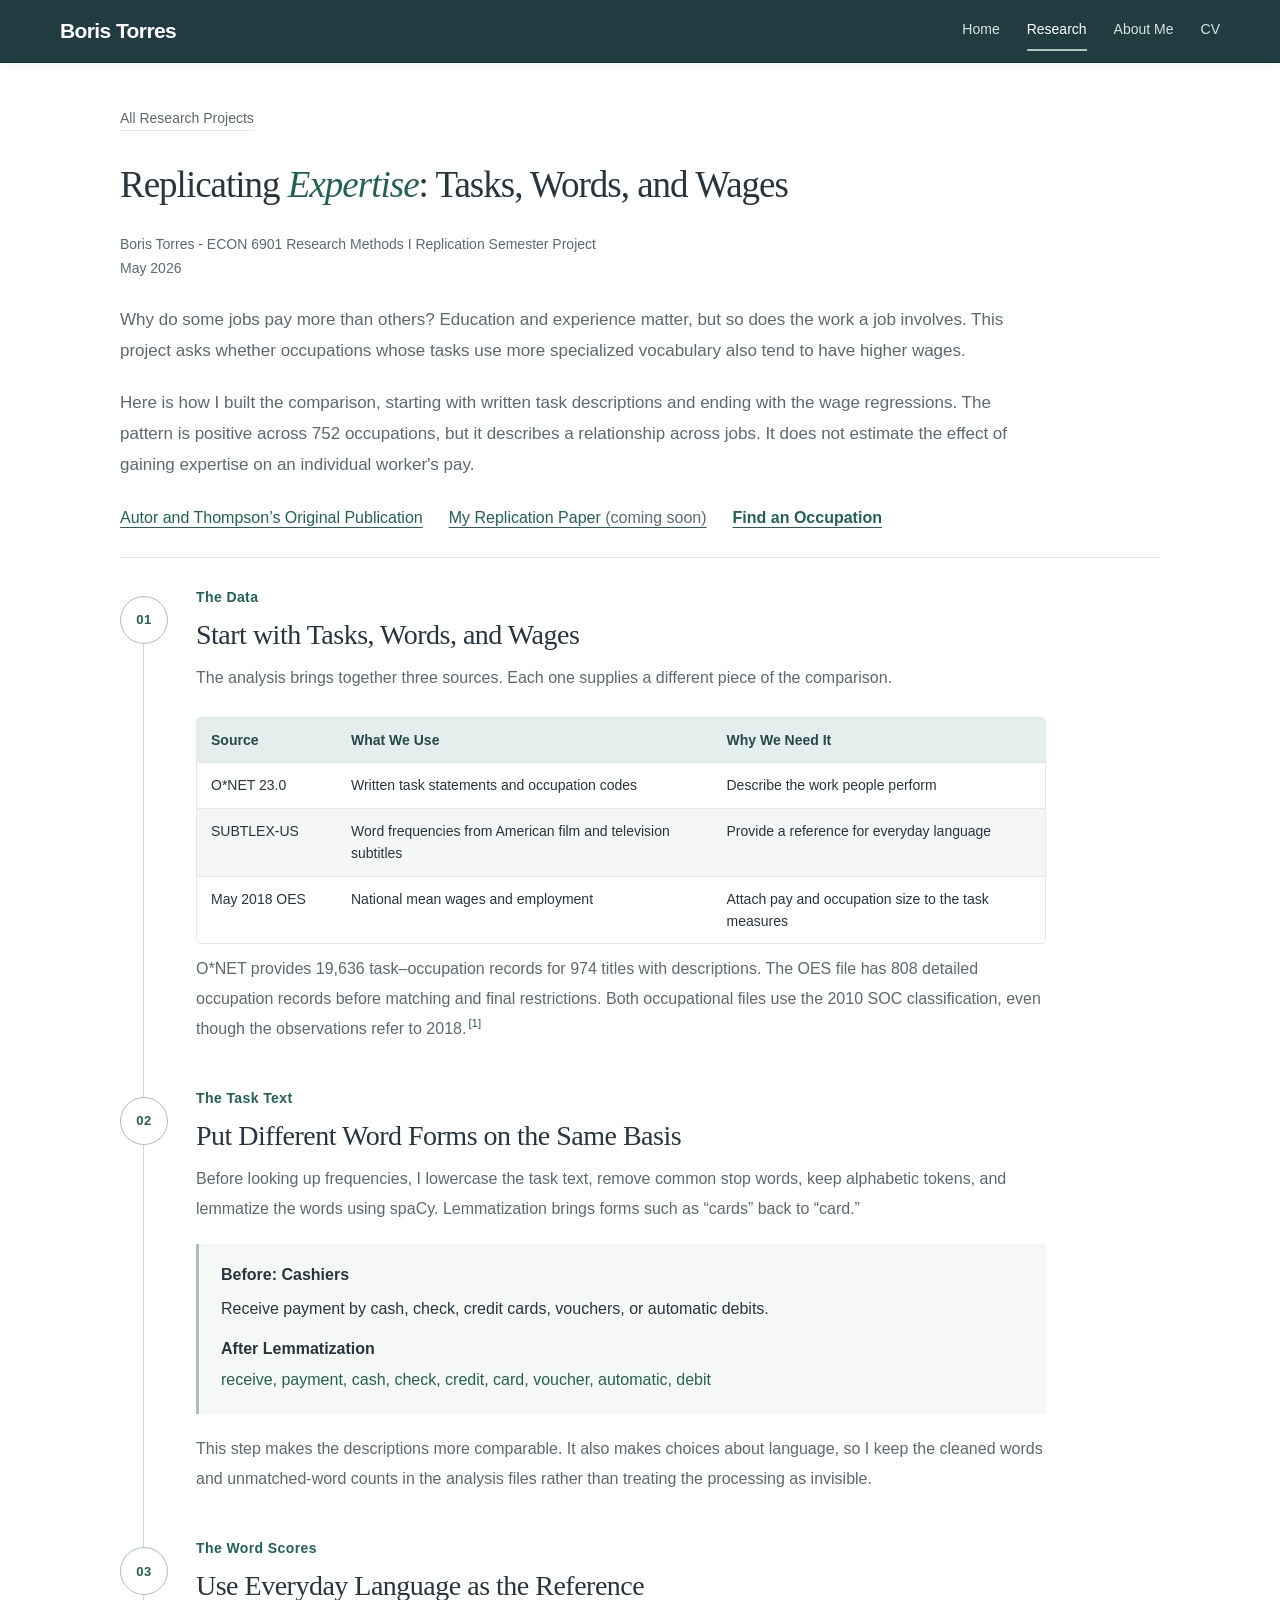
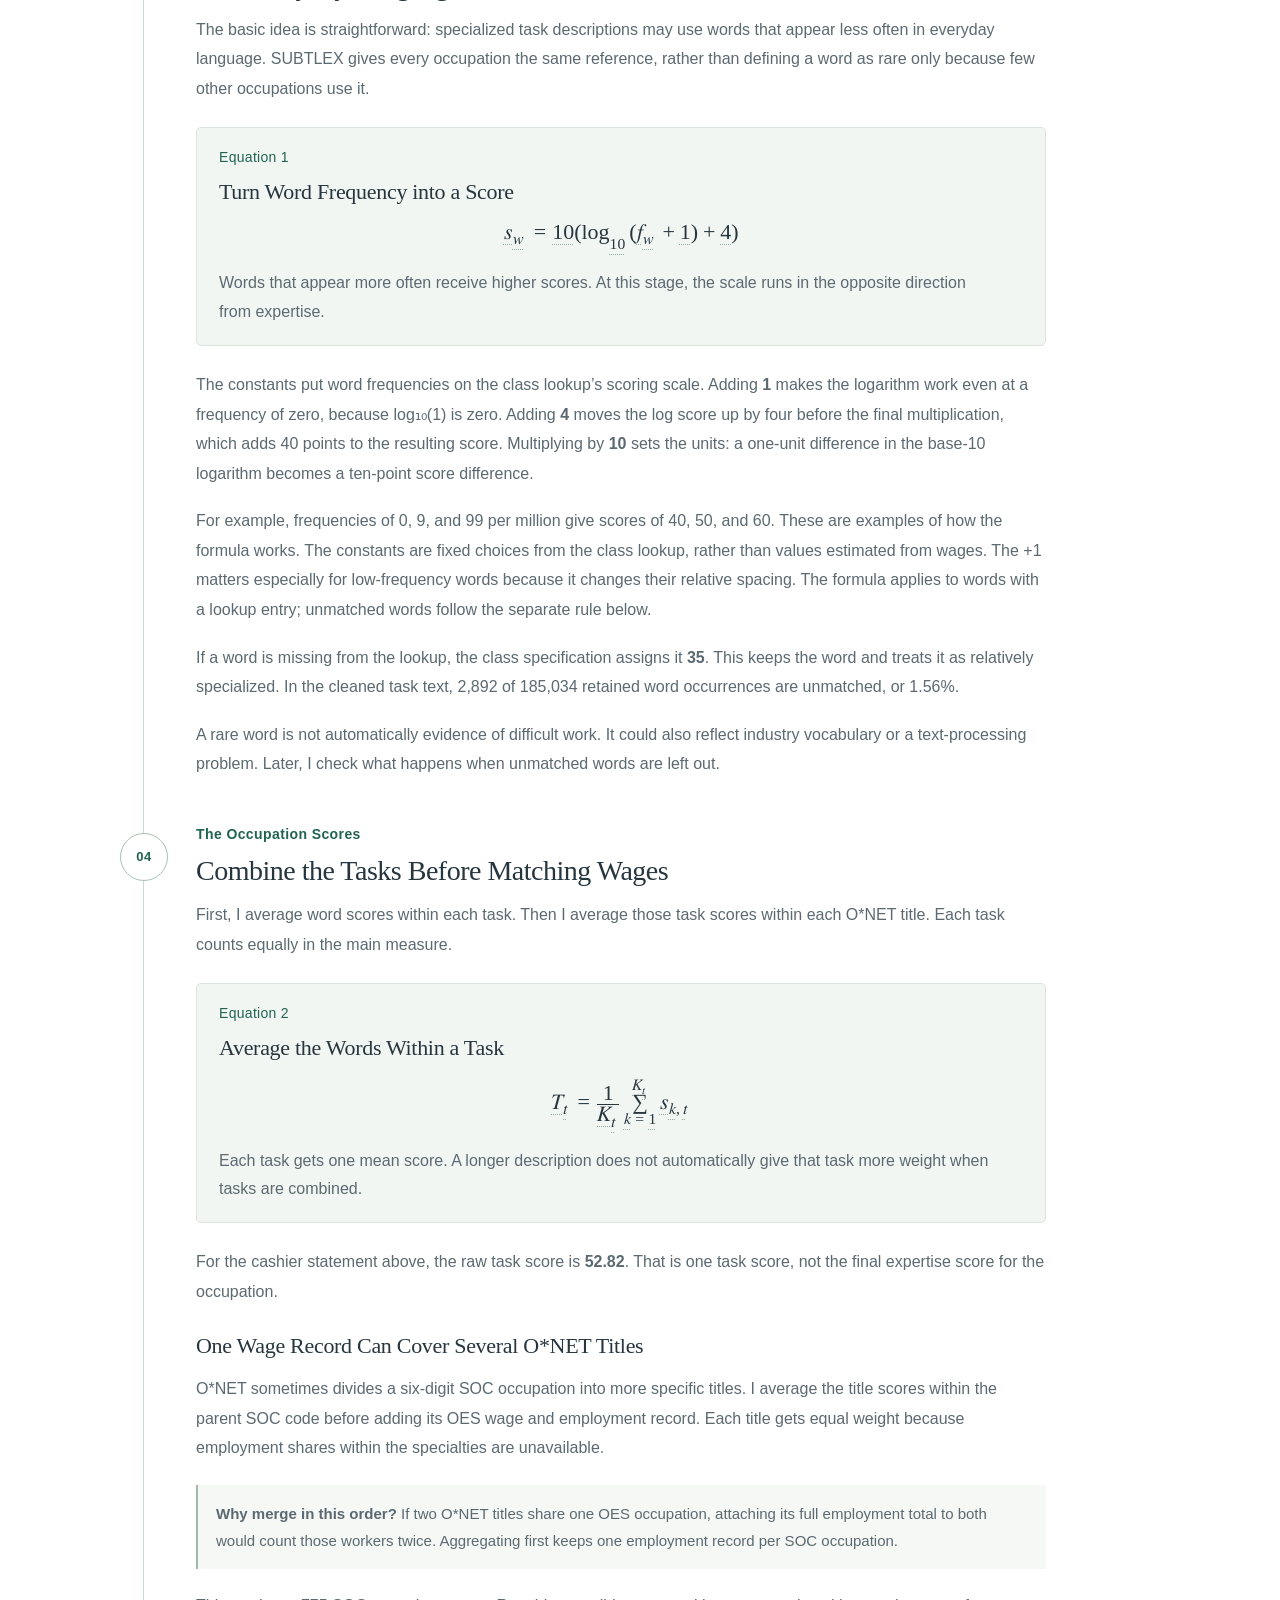
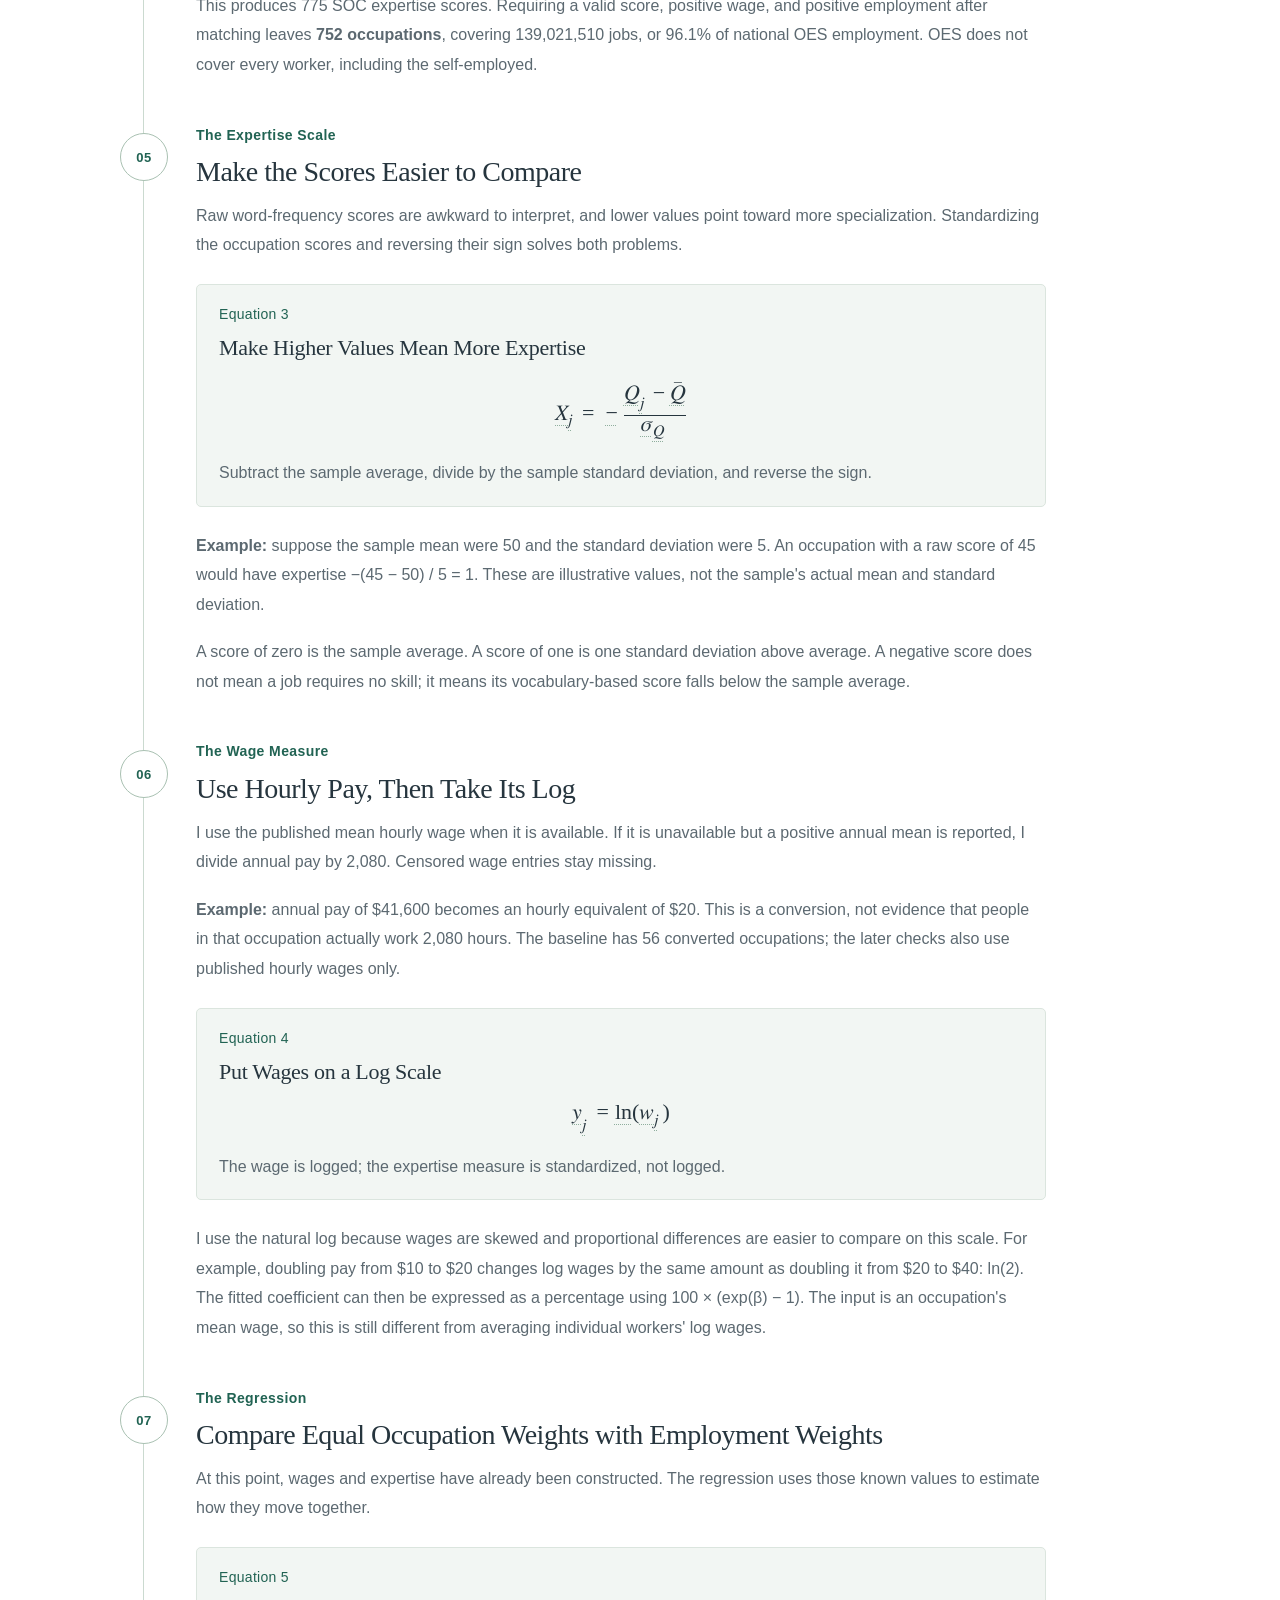
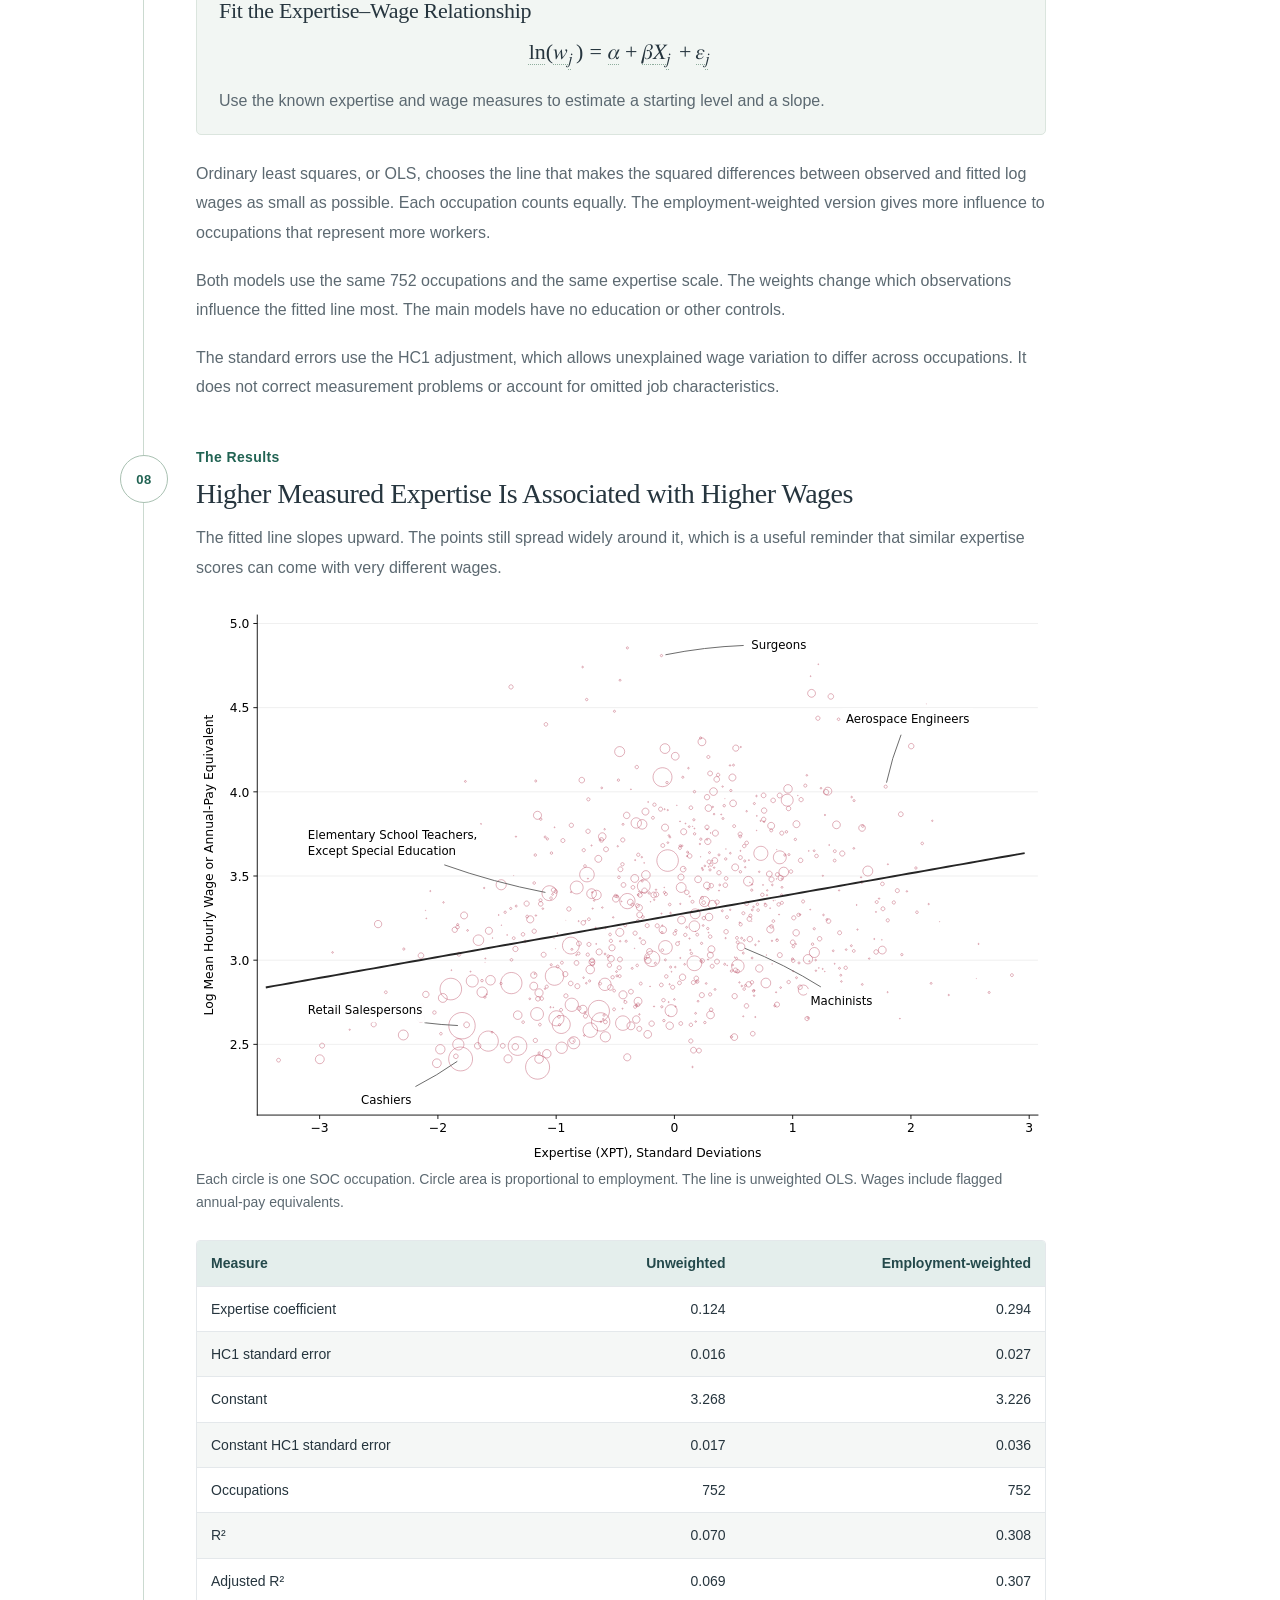
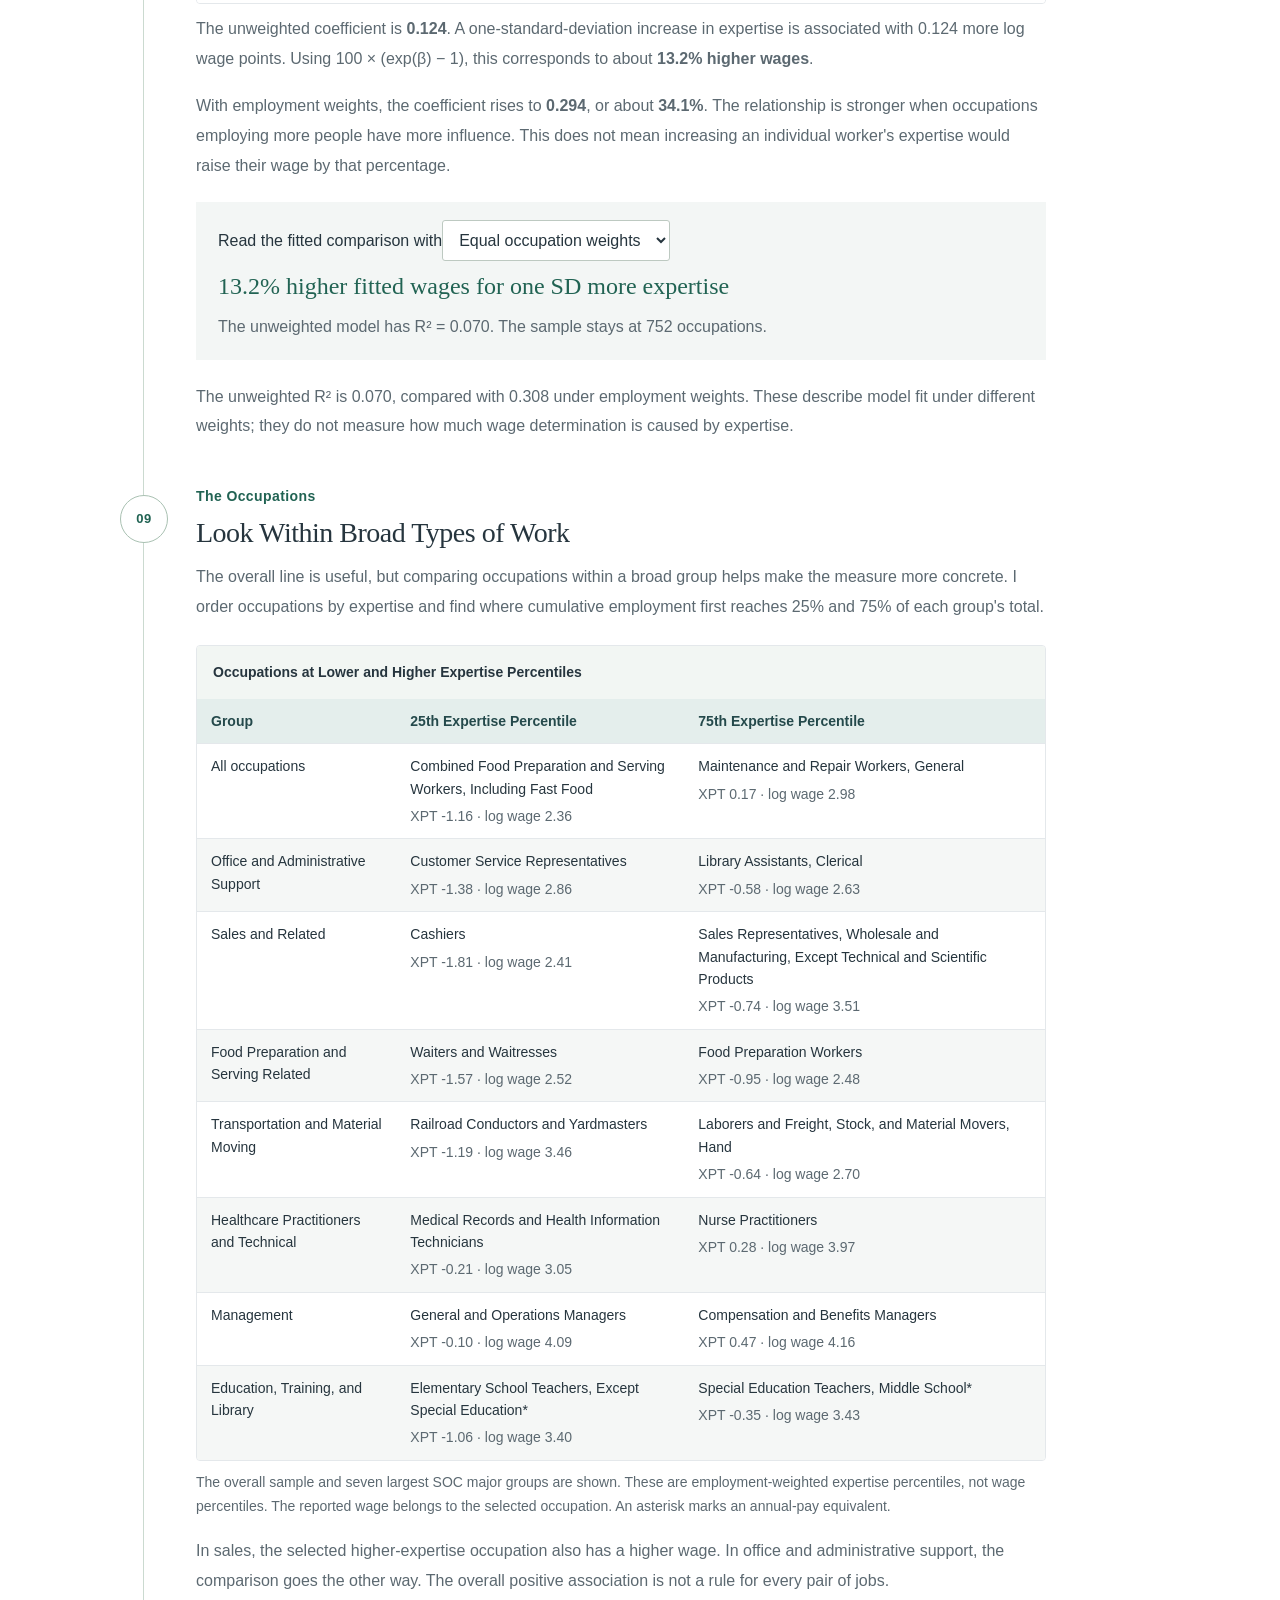
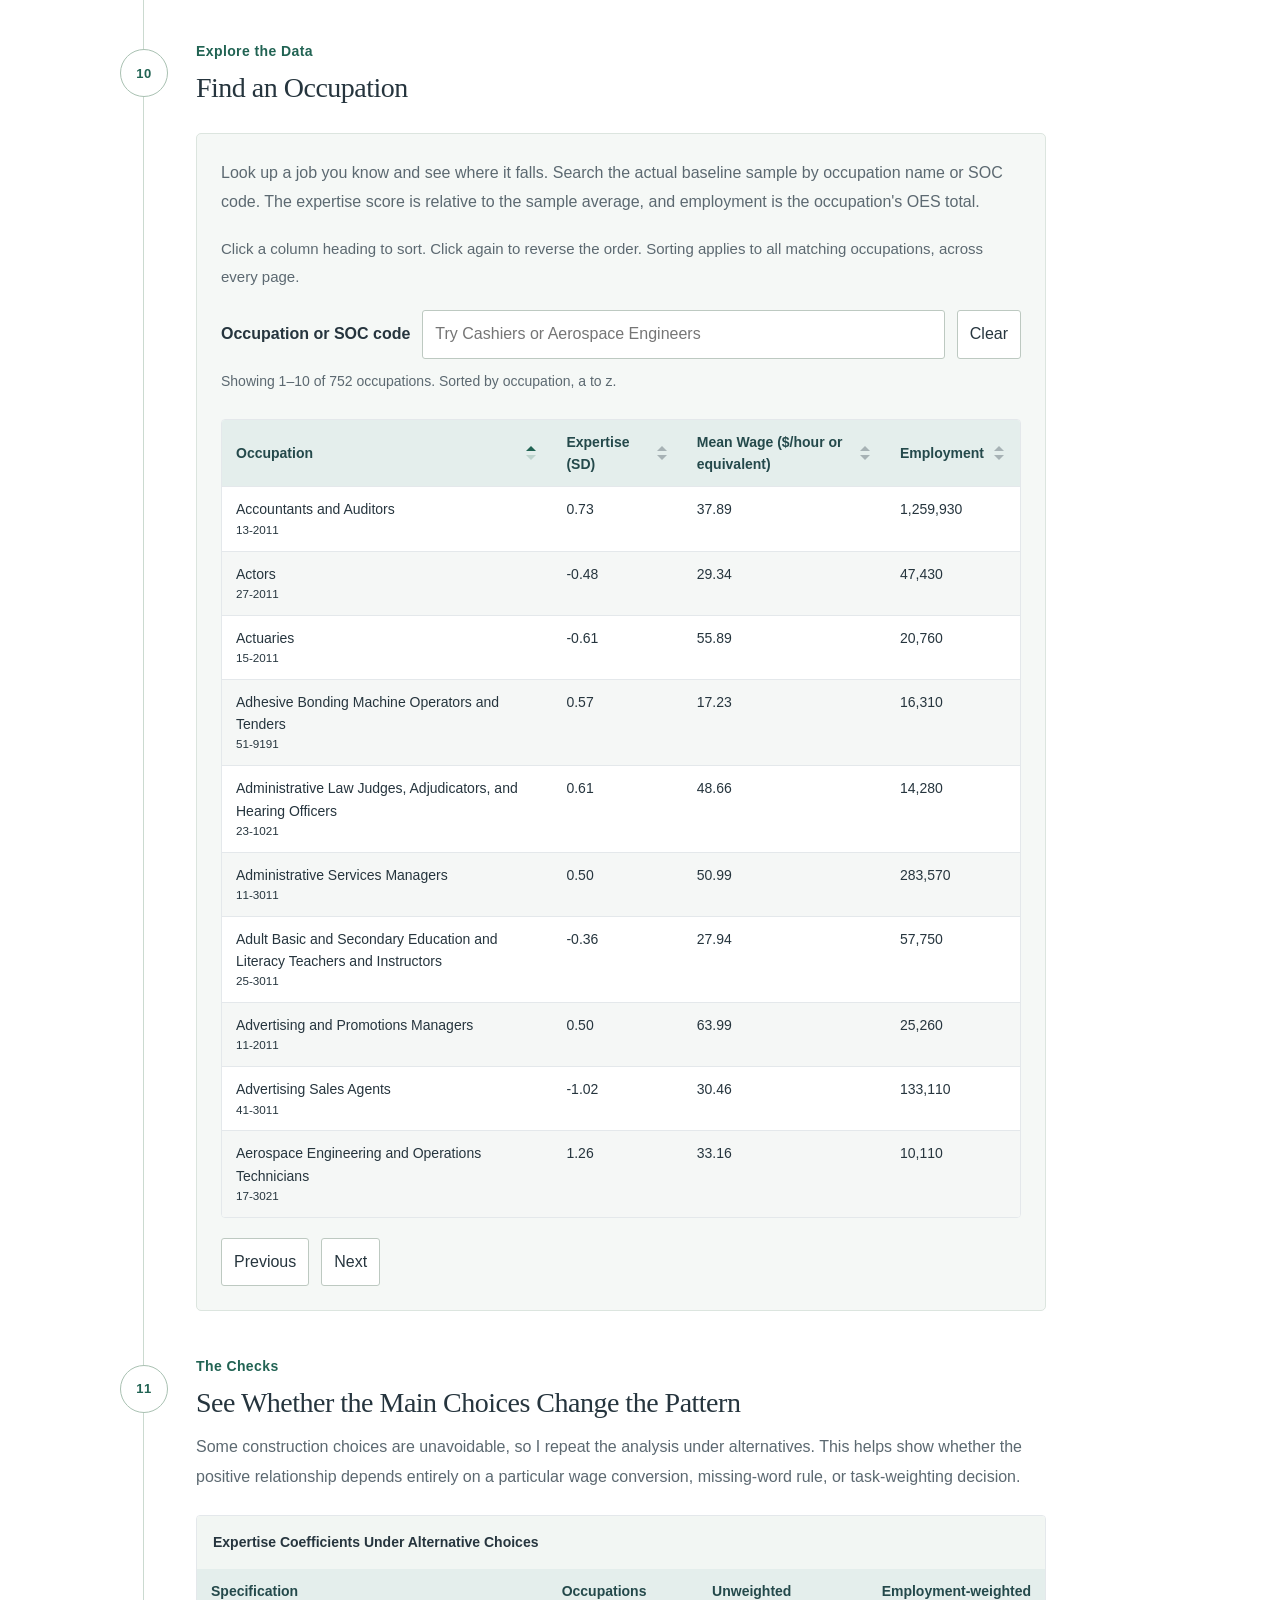
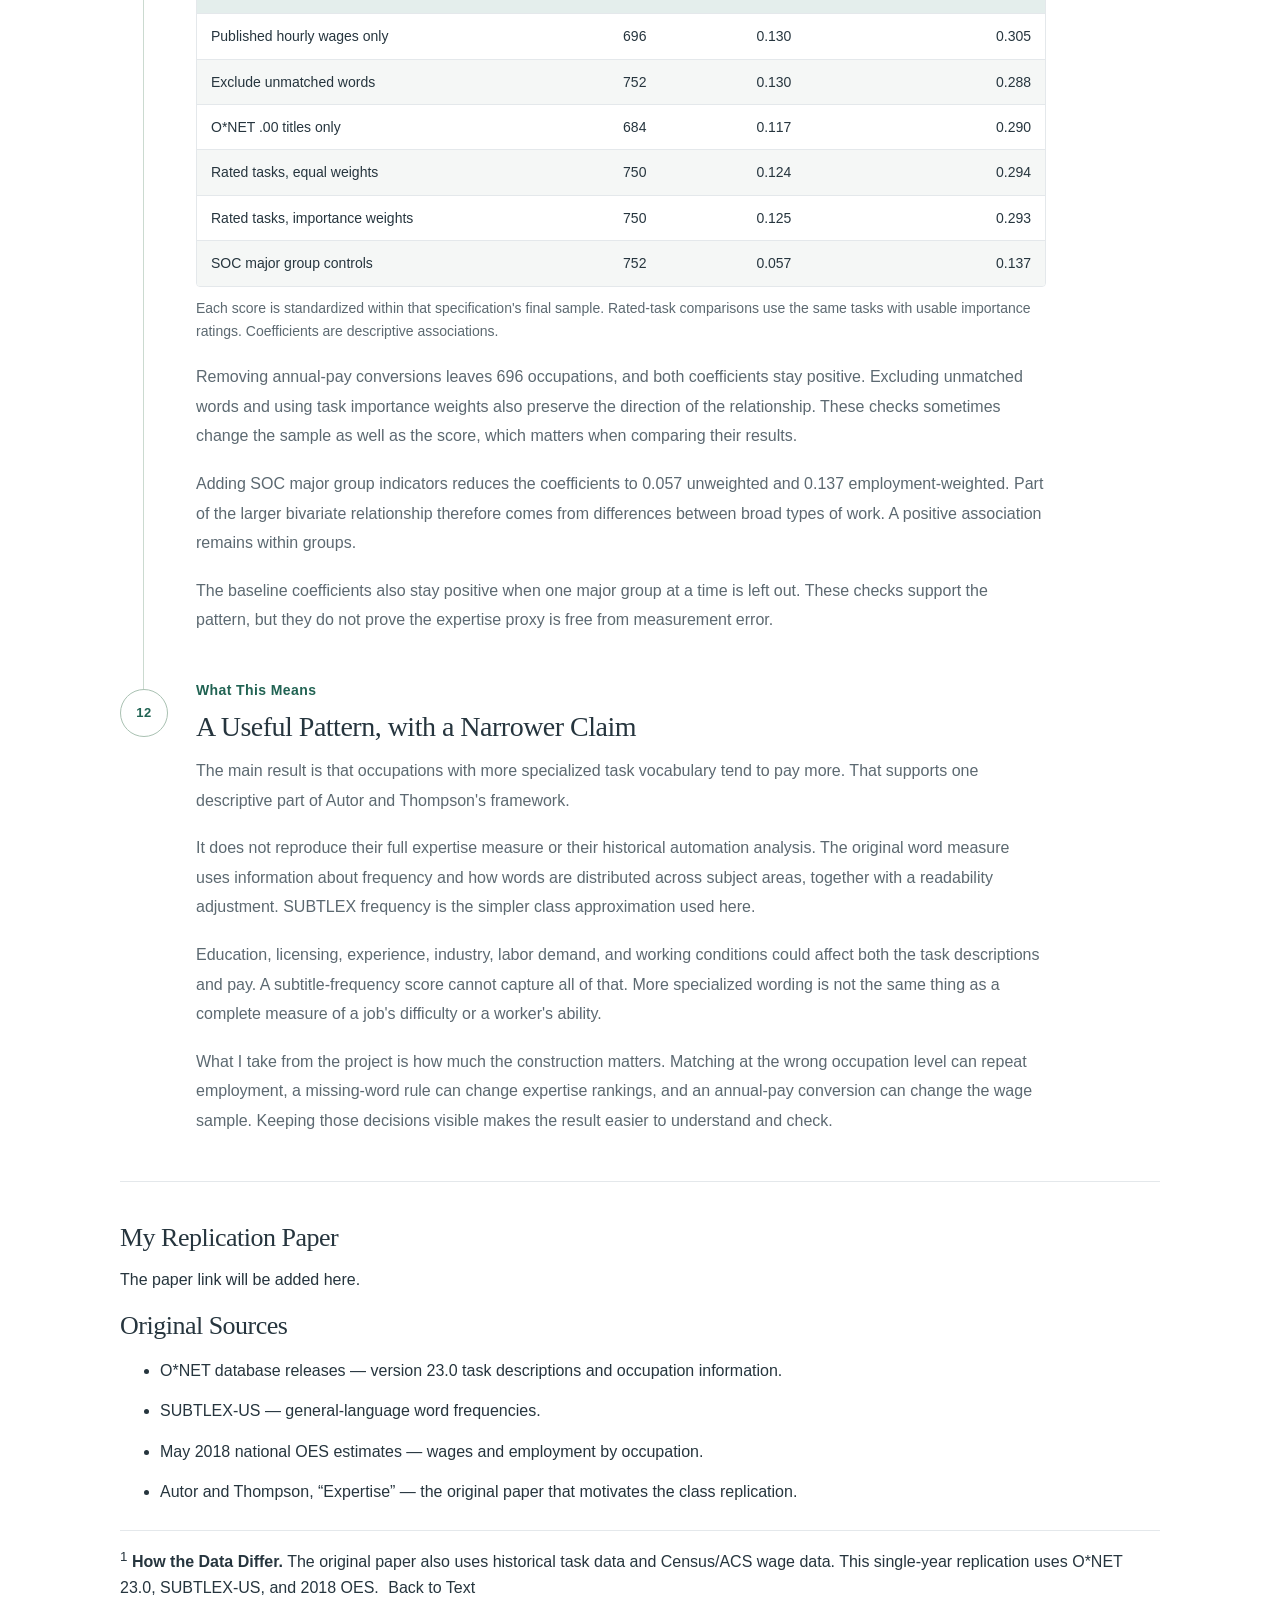
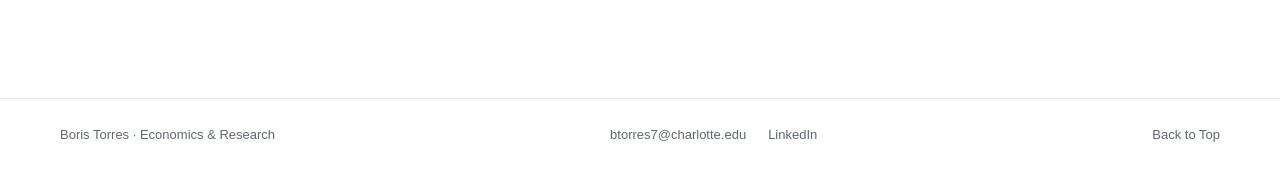
<file: autor-thompson.html>
<!doctype html>
<html lang="en"><head><meta charset="utf-8"><meta name="viewport" content="width=device-width,initial-scale=1"><meta name="description" content="Why do some jobs pay more? Boris Torres walks through a 2018 expertise–wage replication, from task descriptions and word scores to the regressions, with equations explained in plain language."><title>Replicating Expertise — Boris Torres</title><style>
:root{--ink:#172c38;--muted:#5b6c74;--green:#216353;--paper:#fafbf9;--line:#dce3df;--soft:#edf2ee;--serif:Georgia,'Times New Roman',serif}*{box-sizing:border-box}html{scroll-behavior:smooth;scroll-padding-top:90px}body{margin:0;background:var(--paper);color:var(--ink);font:16px/1.65 'Segoe UI',Arial,sans-serif}button,a,input{font:inherit}a{color:inherit;text-decoration:none}button{cursor:pointer}button:focus-visible,a:focus-visible,summary:focus-visible{outline:3px solid #b9803e;outline-offset:5px}::selection{background:#d4e6db}.wrap{width:min(1160px,calc(100% - 96px));margin:auto}.skip{position:fixed;top:-80px;left:20px;background:white;padding:12px;z-index:100}.skip:focus{top:10px}header{border-bottom:1px solid var(--line);background:var(--paper)}.nav{height:94px;display:flex;align-items:center;justify-content:space-between;gap:30px}.brand{font-family:var(--serif);font-size:25px;letter-spacing:-.7px}.brand span{color:var(--green)}nav{display:flex;gap:30px;align-items:center;font-size:14px}nav a:hover,.textlink:hover{color:var(--green);text-decoration:underline;text-underline-offset:5px}.nav-cv{border:1px solid #bdc9c1;padding:8px 18px;border-radius:3px}.eyebrow{font-size:12px;font-weight:600;letter-spacing:2px;text-transform:uppercase;color:var(--green);margin:0 0 22px}.hero{display:grid;grid-template-columns:1.2fr 1fr;gap:80px;padding:90px 0 85px;align-items:center}h1,h2,h3,p{margin-top:0}h1{font:normal clamp(48px,5.6vw,75px)/1.06 var(--serif);letter-spacing:-3px;margin-bottom:25px}h1 em{font-weight:normal;color:var(--green)}.intro{font-size:18px;color:var(--muted);max-width:520px;line-height:1.8;margin-bottom:30px}.actions{display:flex;gap:22px;align-items:center;flex-wrap:wrap}.button{display:inline-flex;align-items:center;justify-content:center;gap:10px;padding:12px 22px;background:var(--green);border:1px solid var(--green);color:#fff;border-radius:3px;font-size:14px;font-weight:600}.button:hover{background:#164d40}.button.secondary{background:transparent;color:var(--ink);border-color:#bbc8c0}.button.secondary:hover{background:var(--soft)}.textlink{font-size:14px;border-bottom:1px solid #aabbb0;padding-bottom:3px}.hero-note{margin:27px 0 0;font-size:13px;color:var(--muted)}.research-art{position:relative;padding:27px;background:#eaf0eb;border:1px solid #dce5dd;border-radius:5px;transform:rotate(2deg)}.art-sheet{background:#fff;padding:25px 25px 16px;box-shadow:0 12px 25px #243a2b0b;transform:rotate(-2deg)}.art-label{display:flex;justify-content:space-between;gap:10px;font-size:11px;letter-spacing:1.5px;text-transform:uppercase;color:var(--muted)}.art-title{font:24px var(--serif);margin:17px 0 4px}.art-caption{font-size:11px;color:var(--muted);margin:0}.research-art svg{display:block;width:100%;height:auto;margin:14px 0}.art-foot{display:flex;justify-content:space-between;font-size:11px;color:var(--muted);border-top:1px solid var(--line);padding-top:12px}.art-foot span:first-child{color:var(--green)}section{padding:58px 0 65px;border-top:1px solid var(--line)}.section-head{display:flex;align-items:end;justify-content:space-between;gap:25px;margin-bottom:30px}.section-head .eyebrow{margin-bottom:8px}h2{font:normal 37px/1.2 var(--serif);letter-spacing:-1px;margin-bottom:0}.section-head>p{max-width:330px;font-size:14px;color:var(--muted);margin-bottom:2px}.projects{display:grid;grid-template-columns:1fr 1fr;gap:25px}.project{border:1px solid var(--line);border-radius:4px;overflow:hidden;background:#fff;display:flex;flex-direction:column}.project-top{min-height:180px;background:#eaf0eb;position:relative;overflow:hidden;padding:27px 30px;display:flex;align-items:center;justify-content:space-between}.project-top.replication{background:#eaf0f3}.mini-label{font-size:11px;letter-spacing:1.5px;text-transform:uppercase;color:var(--green)}.project-top strong{display:block;font:25px/1.2 var(--serif);max-width:220px;margin-top:13px;font-weight:normal}.motif{width:135px;flex:none;color:var(--green);opacity:.8}.project-body{padding:29px 30px 26px;display:flex;flex-direction:column;flex:1}.tag{font-size:11px;text-transform:uppercase;letter-spacing:1px;color:var(--muted);margin-bottom:11px}h3{font:normal 26px/1.25 var(--serif);letter-spacing:-.5px;margin-bottom:13px}.project-body>p{font-size:15px;color:var(--muted);margin-bottom:25px}.project-links{display:flex;gap:20px;align-items:center;margin-top:auto;padding-top:20px;border-top:1px solid var(--line);flex-wrap:wrap}.link-button{border:0;border-bottom:1px solid #9fb4a7;background:none;color:var(--green);font-size:14px;padding:0 0 3px}.file-state{font-size:12px;color:var(--muted)}.about-grid{display:grid;grid-template-columns:.85fr 1.4fr;gap:90px}.about-copy{font-size:17px;color:var(--muted)}.about-copy p:last-child{margin-bottom:0}.about-meta{display:grid;grid-template-columns:1fr 1fr;gap:22px;margin-top:28px}.meta-label{font-size:11px;text-transform:uppercase;letter-spacing:1.3px;color:var(--muted);display:block;margin-bottom:7px}.meta-value{font-size:14px;color:var(--ink)}.video-section{display:grid;grid-template-columns:1.1fr 1fr;gap:65px;align-items:center}.video-frame{width:100%;aspect-ratio:16/10;background:#203c40;color:#fff;display:flex;align-items:center;justify-content:center;position:relative;border:0;border-radius:4px;overflow:hidden}.video-lines{position:absolute;inset:0;opacity:.13;background:repeating-linear-gradient(0deg,transparent 0 39px,#b9ded3 40px 41px),repeating-linear-gradient(90deg,transparent 0 49px,#b9ded3 50px 51px)}.video-center{position:relative;text-align:center}.play{display:grid;place-items:center;width:60px;height:60px;border:1px solid #ffffff75;border-radius:50%;margin:0 auto 17px}.play svg{width:19px;fill:currentColor}.video-center small{display:block;font-size:11px;letter-spacing:1.7px;text-transform:uppercase;color:#c3d7cf}.video-center span{font:24px var(--serif)}.video-copy h2{margin-bottom:20px}.video-copy>p:not(.eyebrow){font-size:16px;color:var(--muted)}.contact{display:flex;justify-content:space-between;gap:50px;align-items:center}.contact p{color:var(--muted);max-width:560px;margin:17px 0 0}.contact h2{font-size:34px}footer{border-top:1px solid var(--line);padding:25px 0;font-size:12px;color:var(--muted)}.footer-row{display:flex;justify-content:space-between;gap:20px}.draft-label{background:#eef2ec;color:#586b5e;padding:3px 8px;border-radius:2px;font-size:11px;letter-spacing:.5px}dialog{color:var(--ink);background:var(--paper);width:min(1040px,calc(100% - 32px));max-height:90dvh;border:1px solid var(--line);padding:0;border-radius:6px;box-shadow:0 30px 100px #0003}dialog::backdrop{background:#102629a6;backdrop-filter:blur(4px)}.dialog-head{display:flex;justify-content:space-between;align-items:center;padding:20px 30px;border-bottom:1px solid var(--line);gap:20px}.dialog-head p{margin:0;font-size:13px;color:var(--muted)}.close{border:1px solid #bdc9c1;padding:5px 12px;background:none;border-radius:3px;font-size:13px}.dialog-intro{padding:30px 35px 20px}.dialog-intro h2{margin-bottom:12px}.dialog-intro p{max-width:760px;color:var(--muted);margin-bottom:0}.walkthrough{display:grid;grid-template-columns:220px 1fr;border-top:1px solid var(--line);min-height:330px}.steps{display:flex;flex-direction:column;padding:22px 18px;background:var(--soft);gap:6px}.step{border:0;padding:12px 14px;text-align:left;background:transparent;border-radius:3px;color:var(--muted);font-size:14px}.step[aria-selected=true]{background:white;color:var(--green);box-shadow:0 1px 4px #00000009}.step-panel{padding:32px 36px}.step-panel h3{font-size:30px}.step-panel p{color:var(--muted)}.content-note{border-left:2px solid #98b09f;padding:10px 17px;background:#edf2ee;font-size:14px;color:var(--muted)}.step-panel ul{padding-left:20px;color:var(--muted);font-size:15px}.step-panel li{margin:8px 0}.small-dialog{max-width:620px}.small-dialog .body{padding:30px}.small-dialog h2{font-size:30px;margin-bottom:18px}.small-dialog p{color:var(--muted)}video{width:100%;display:block;background:#172c38}body.modal-open{overflow:hidden}@media(min-width:1500px){.hero{padding-top:110px;padding-bottom:105px}}@media(max-width:900px){.wrap{width:calc(100% - 48px)}.hero{gap:35px;padding:60px 0}h1{font-size:56px}.research-art{padding:15px}.art-sheet{padding:18px}.about-grid{gap:35px}.video-section{gap:35px}.project-top{padding:24px}.motif{width:95px}.project-body{padding:24px}}@media(max-width:650px){.wrap{width:calc(100% - 36px)}.nav{height:auto;min-height:85px;align-items:flex-start;padding:22px 0;gap:15px;flex-direction:column}.brand{font-size:23px}nav{gap:22px;font-size:13px;flex-wrap:wrap}.nav-cv{padding:0;border:0}.hero{grid-template-columns:1fr;padding:48px 0 45px;gap:40px}h1{font-size:55px}.intro{font-size:17px}.research-art{width:min(100% - 12px,420px);margin:auto}.section-head{align-items:start;flex-direction:column;gap:15px}.projects,.about-grid,.video-section{grid-template-columns:1fr}.about-grid,.video-section{gap:28px}section{padding:42px 0}.project-top{min-height:170px}.motif{width:130px}.contact{align-items:start;flex-direction:column;gap:25px}.footer-row{align-items:start;flex-direction:column;gap:10px}.walkthrough{grid-template-columns:1fr}.steps{flex-direction:row;overflow-x:auto;padding:12px}.step{white-space:nowrap}.step-panel{padding:25px}.dialog-intro{padding:25px}.dialog-intro h2{font-size:30px}.dialog-head{padding:15px 20px}.about-meta{gap:16px}}@media(prefers-reduced-motion:reduce){html{scroll-behavior:auto}}

/* Personalized research portfolio */
.hero h1{font-size:clamp(70px,8vw,108px);letter-spacing:-4px}.projects{grid-template-columns:1.6fr 1fr}.featured-project .project-top{min-height:200px}.paper-subtitle{font-family:var(--serif);font-size:20px!important;color:var(--ink)!important;line-height:1.4}.study-stats{display:flex;gap:35px;margin:0 0 25px}.study-stats strong{display:block;font:30px var(--serif);color:var(--green)}.study-stats span{font-size:12px;color:var(--muted)}.notebook-intro{max-width:820px;color:var(--muted);font-size:18px;margin-bottom:36px}.research-status{font-size:12px;display:inline-block;border:1px solid var(--line);padding:6px 10px;border-radius:3px;color:var(--green)}.notebook-layout{display:grid;grid-template-columns:280px 1fr;gap:65px}.notebook-aside{background:var(--soft);padding:25px;align-self:start;border-radius:3px}.notebook-aside h3{font-size:26px}.notebook-aside p:not(.eyebrow){font-size:14px;color:var(--muted)}.notebook-aside a{display:inline-block;margin-bottom:12px}.notebook-steps details{border-top:1px solid var(--line)}.notebook-steps details:last-child{border-bottom:1px solid var(--line)}.notebook-steps summary{padding:22px 0;font-size:18px;font-family:var(--serif);cursor:pointer;line-height:1.45}.notebook-steps details>div{padding:0 0 14px;font-size:15px;color:var(--muted)}.equation-note{background:var(--soft);padding:18px;margin:20px 0;color:var(--green);font-family:var(--serif);font-size:18px}.cv-body h3{font-size:23px;border-top:1px solid var(--line);padding-top:20px;margin-top:25px}.cv-body p{font-size:14px}.cv-body strong{color:var(--ink);font-weight:600}@media(max-width:900px){.projects{grid-template-columns:1.35fr 1fr}.project-top .motif{width:75px}.project-top strong{font-size:22px}.notebook-layout{gap:30px;grid-template-columns:240px 1fr}}@media(max-width:650px){.projects,.notebook-layout{grid-template-columns:1fr}.hero h1{font-size:82px}.study-stats{gap:28px}.notebook-layout{gap:25px}.notebook-aside{padding:23px}.notebook-intro{font-size:17px}.notebook-steps summary{font-size:19px}.project-top .motif{width:110px}}


.paper-hero{padding:65px 0 55px;max-width:940px}.breadcrumb{display:inline-block;color:var(--muted);font-size:14px;margin-bottom:32px;border-bottom:1px solid var(--line)}.paper-hero h1{font-size:clamp(48px,6vw,78px);letter-spacing:-3px;margin-bottom:20px}.paper-deck{font:26px/1.4 var(--serif);max-width:780px;margin-bottom:23px}.paper-hero .intro{max-width:760px}.paper-byline{font-size:14px;color:var(--muted);margin-bottom:25px}.paper-hero .study-stats{margin:32px 0 0}.paper-download{display:grid;grid-template-columns:1fr 1fr;gap:65px;align-items:center}.paper-download h2{margin-bottom:17px}.paper-download p{color:var(--muted)}.pdf-placeholder{border:1px dashed #a2b6a9;padding:35px;background:var(--soft);border-radius:4px}.pdf-placeholder .eyebrow{margin-bottom:13px}.pdf-placeholder h3{font-size:28px}.pdf-placeholder p{font-size:14px;margin-bottom:0}.article-toc{display:flex;flex-direction:column;align-items:start;gap:10px;margin-bottom:28px}.article-toc a{font-size:14px;color:var(--green);border-bottom:1px solid #c8d5cc}.notebook-steps details{scroll-margin-top:25px}.paper-end{display:flex;justify-content:space-between;align-items:center;gap:25px}.paper-end p{color:var(--muted);margin-bottom:0}.paper-end .button{flex-shrink:0}@media(max-width:650px){.paper-hero{padding:40px 0}.paper-hero h1{font-size:52px}.paper-deck{font-size:22px}.paper-download{grid-template-columns:1fr;gap:20px}.paper-end{align-items:start;flex-direction:column}.pdf-placeholder{padding:25px}.paper-page nav{gap:16px}}

/* Academic profile layout, shared by the homepage and research page. */
:root{--paper:#fff;--ink:#26353e;--muted:#5c6971;--line:#e4e8eb;--soft:#f3f6f5}header{background:#fff}.nav{height:85px}.brand{font-family:'Segoe UI',Arial,sans-serif;font-size:23px;font-weight:600;letter-spacing:-.6px}.academic-shell{display:grid;grid-template-columns:240px minmax(0,1fr);gap:70px;width:min(1320px,calc(100% - 80px));margin:0 auto;padding-top:48px}.academic-content{min-width:0}.academic-content>.wrap,.academic-content>section>.wrap{width:100%;max-width:none}.profile-sidebar{padding-bottom:45px;align-self:start}.profile-photo{width:190px;height:190px;display:flex;align-items:center;justify-content:center;flex-direction:column;border-radius:50%;background:#edf2f3;border:7px solid white;outline:1px solid var(--line);margin:0 0 24px 1px;color:#617c83;overflow:hidden}.profile-monogram{font:54px var(--serif);letter-spacing:-3px}.photo-caption{font-size:10px;letter-spacing:.2px;margin-top:8px;color:var(--muted)}.profile-photo img{width:100%;height:100%;object-fit:cover;object-position:50% 29%}.profile-name{font-family:'Segoe UI',Arial,sans-serif;font-size:25px;font-weight:650;letter-spacing:-.6px;margin:0 0 10px}.profile-role{font-size:14px;color:var(--muted);line-height:1.7;margin-bottom:24px}.profile-education{border-top:1px solid var(--line);padding-top:20px}.profile-education h3{font:600 11px 'Segoe UI',Arial,sans-serif;letter-spacing:1.6px;text-transform:uppercase;color:var(--muted);margin-bottom:18px}.degree{margin-bottom:19px;font-size:13px;line-height:1.55}.degree strong{display:block;font-weight:600;font-size:14px}.degree span,.degree small{display:block;color:var(--muted)}.degree small{font-size:12px;margin-top:3px}.degree-minors{font-size:12px;margin-top:5px}.profile-links{border-top:1px solid var(--line);padding-top:20px;display:flex;flex-direction:column;gap:16px}.profile-links a{display:flex;gap:11px;align-items:flex-start;font-size:14px;line-height:1.4}.profile-links a:hover{color:var(--green)}.profile-links svg{width:18px;height:18px;flex:none;fill:none;stroke:currentColor;stroke-width:1.6}.profile-email{display:block;font-size:12px;color:var(--muted);margin-top:4px;overflow-wrap:anywhere}.welcome{padding:12px 0 45px}.welcome h1{font:normal 43px/1.2 var(--serif);letter-spacing:-1.4px;margin-bottom:24px}.welcome>p:not(.eyebrow){color:var(--muted);font-size:18px;line-height:1.85;max-width:850px;margin-bottom:20px}.welcome .intro-links{font-size:15px!important;margin-top:24px}.welcome .intro-links a{color:var(--green);border-bottom:1px solid #c4d1cb}.welcome .research-interest-line{font-size:14px!important;color:var(--ink)!important;border-left:2px solid #a8beb1;padding-left:18px;margin:28px 0 0!important}.academic-content section{padding:40px 0 45px}.academic-content h2{font-size:31px}.academic-content .section-head{align-items:start;flex-direction:column;gap:12px}.academic-content .section-head>p{max-width:none;font-size:15px}.academic-content .projects{grid-template-columns:1fr;gap:0}.academic-content .project{border:0;border-radius:0;background:none}.academic-content .project+.project{border-top:1px solid var(--line);margin-top:30px;padding-top:30px}.academic-content .project-top{display:none}.academic-content .project-body{padding:0}.academic-content .project-body h3{font-size:27px}.academic-content .project-body>p{margin-bottom:17px;max-width:820px}.academic-content .paper-subtitle{font-size:18px!important}.academic-content .project-links{border:0;padding-top:5px}.academic-content .study-stats{margin:7px 0 25px;gap:32px}.academic-content .study-stats strong{font-size:26px}.academic-content .video-section{grid-template-columns:1fr 1fr;gap:30px}.academic-content .video-copy h2{font-size:29px}.academic-content .video-center>span:last-child{display:block;font-size:20px;max-width:220px;margin:auto}.academic-content .flow-grid{grid-template-columns:1fr 1.3fr;gap:35px}.academic-content .flow-identity h2{font-size:38px}.academic-content .contact{align-items:start;flex-direction:column;gap:23px}.academic-content .contact h2{font-size:31px}.academic-content .contact p{font-size:15px}.academic-content .paper-hero{padding:5px 0 40px}.academic-content .paper-hero h1{font-size:clamp(44px,5vw,66px)}.academic-content .paper-deck{font-size:24px}.academic-content .paper-download{gap:30px}.academic-content .notebook-layout{grid-template-columns:210px 1fr;gap:30px}.academic-content .notebook-aside{padding:20px}.academic-content .notebook-aside h3{font-size:22px}.academic-content .paper-end{align-items:start;flex-direction:column}footer{margin-top:20px}@media(min-width:1450px){.profile-sidebar{position:sticky;top:28px}}@media(max-width:1050px){.academic-shell{grid-template-columns:215px minmax(0,1fr);gap:40px;width:calc(100% - 48px)}.academic-content .video-section,.academic-content .flow-grid,.academic-content .paper-download,.academic-content .notebook-layout{grid-template-columns:1fr}.academic-content .notebook-aside{display:none}.academic-content .video-frame{max-width:540px}.academic-content .flow-grid{gap:26px}.profile-photo{width:180px;height:180px}.nav{gap:20px}nav{gap:18px}}@media(max-width:700px){.academic-shell{display:block;width:calc(100% - 36px);padding-top:30px}.profile-sidebar{display:grid;grid-template-columns:115px minmax(0,1fr);column-gap:24px;padding-bottom:32px}.profile-photo{width:110px;height:110px;grid-row:1/3;margin:0;border-width:4px}.profile-monogram{font-size:37px}.photo-caption{font-size:8px;margin-top:2px}.profile-name{font-size:24px;align-self:end;margin-bottom:6px}.profile-role{font-size:13px;line-height:1.5;margin:0}.profile-education{grid-column:1/-1;margin-top:25px;display:grid;grid-template-columns:1fr 1fr 1fr;gap:15px;padding-top:17px}.profile-education h3{grid-column:1/-1;margin-bottom:0}.degree{font-size:12px;margin:0}.degree strong{font-size:13px}.degree small,.degree-minors{font-size:11px}.profile-links{grid-column:1/-1;flex-direction:row;margin-top:22px;gap:25px;padding-top:16px}.profile-links a{font-size:13px}.profile-email{font-size:11px}.welcome{border-top:1px solid var(--line);padding-top:30px}.welcome h1{font-size:35px}.welcome>p:not(.eyebrow){font-size:16px}.academic-content section{padding:32px 0}.academic-content h2{font-size:28px}.nav{height:auto;min-height:85px}.academic-content .study-stats{gap:25px}.academic-content .paper-hero{padding-top:0}.academic-content .paper-hero h1{font-size:46px}.academic-content .paper-deck{font-size:21px}}@media(max-width:390px){.profile-education{grid-template-columns:1fr}.degree{padding-top:10px}.degree-minors br{display:none}}


/* Compact navigation remains visible while reading. */
header{position:sticky;top:0;z-index:50;background:#203c40;border-bottom:1px solid #152e32;box-shadow:0 2px 8px #172c3812;color:#f7faf9}header .nav{height:62px;min-height:62px;padding:0;flex-direction:row;align-items:center;justify-content:space-between;gap:25px}header .brand{font-size:21px;white-space:nowrap;color:#fff}header nav{gap:27px;font-size:14px;flex-wrap:wrap}header nav a{color:#d7e5e0;padding:7px 0;border-bottom:2px solid transparent}header nav a:hover{color:#fff;text-decoration:none;border-bottom-color:#a9c9bc}header nav a[aria-current="page"]{color:#fff;border-bottom-color:#a9c9bc}html{scroll-padding-top:85px}.notebook-steps details{scroll-margin-top:85px}@media(min-width:1450px){.profile-sidebar{top:88px}}@media(max-width:700px){header .nav{height:auto;min-height:62px;gap:10px 20px;flex-wrap:wrap;padding:12px 0}header nav{gap:20px;font-size:13px}header .brand{font-size:20px}html{scroll-padding-top:115px}.notebook-steps details{scroll-margin-top:115px}}@media(max-width:450px){header .nav{gap:6px}header nav{width:100%;justify-content:space-between;gap:10px}header nav a{padding:4px 0}}

/* Shared contact footer and page introductions. */
.footer-row{align-items:center;flex-wrap:wrap;font-size:13px;gap:18px 28px}.footer-contact{display:flex;align-items:center;gap:22px;flex-wrap:wrap}.footer-contact a:hover,.footer-name:hover{color:var(--green);text-decoration:underline;text-underline-offset:4px}.work-summary{font-size:16px;line-height:1.8;color:var(--muted);max-width:820px}.academic-content>#research:first-child{border-top:0;padding-top:12px}.academic-content>#research:first-child .eyebrow{margin-bottom:10px}.academic-content>#research:first-child h2{font-size:37px}.academic-content>#research:first-child .section-head{margin-bottom:34px}@media(max-width:700px){.footer-row{align-items:flex-start;flex-direction:column}.footer-contact{gap:12px 22px}.academic-content>#research:first-child{border-top:1px solid var(--line);padding-top:30px}.academic-content>#research:first-child h2{font-size:31px}}


/* FlowForward links keep the surrounding typography. */
a[href*="tarheels.live/flowforwardunc"],a[href*="instagram.com/uncflowforward"]{font:inherit;color:var(--green);border-bottom:0;text-decoration:underline;text-underline-offset:4px;text-decoration-thickness:1px}

/* Paper detail uses the shared theme in a centered reading layout. */
.paper-shell{width:min(1040px,calc(100% - 80px));margin:0 auto;padding:42px 0 15px}.paper-page .paper-shell .paper-hero{max-width:none;padding:0 0 36px}.paper-page .paper-shell .paper-hero h1{font:normal 43px/1.2 var(--serif);letter-spacing:-1.2px;margin-bottom:16px}.paper-page .paper-shell .paper-deck{font:normal 23px/1.45 var(--serif);margin-bottom:20px}.paper-page .paper-shell .intro{font-size:17px;line-height:1.85;max-width:850px}.paper-page .paper-shell .section-head{margin-bottom:22px}.paper-page .paper-shell .paper-download{grid-template-columns:1fr 1fr;gap:35px}.paper-page .paper-shell .notebook-layout{grid-template-columns:220px minmax(0,1fr);gap:35px}.paper-page .paper-shell .notebook-aside{display:block}.paper-page .paper-shell .paper-end{flex-direction:row;align-items:center}.paper-page .paper-shell .paper-end h2{font-size:28px}@media(max-width:900px){.paper-shell{width:calc(100% - 48px)}.paper-page .paper-shell .notebook-layout{grid-template-columns:190px minmax(0,1fr);gap:25px}.paper-page .paper-shell .paper-end{flex-direction:column;align-items:flex-start}}@media(max-width:650px){.paper-shell{width:calc(100% - 36px);padding-top:28px}.paper-page .paper-shell .paper-hero h1{font-size:35px}.paper-page .paper-shell .paper-deck{font-size:21px}.paper-page .paper-shell .paper-download,.paper-page .paper-shell .notebook-layout{grid-template-columns:1fr;gap:24px}.paper-page .paper-shell .notebook-aside{display:none}}

/* Match the homepage Featured Work title exactly. */
.paper-page .paper-shell .paper-hero h1{font:normal 37px/1.2 var(--serif);letter-spacing:-1px;margin-bottom:26px}.paper-introduction{max-width:900px}.paper-introduction p{font-size:17px;line-height:1.85;color:var(--muted);margin-bottom:20px}.paper-coverage{font-size:14px;line-height:1.75;color:var(--green);padding:16px 0;margin:7px 0 20px;border-top:1px solid var(--line);border-bottom:1px solid var(--line)}@media(max-width:700px){.paper-page .paper-shell .paper-hero h1{font-size:31px}.paper-introduction p{font-size:16px}.paper-coverage{font-size:13px}}

.article-resource-links{display:flex;align-items:center;flex-wrap:wrap;gap:14px 28px;margin:0 0 28px;scroll-margin-top:90px}.article-resource-links a{display:inline-flex;align-items:center;gap:9px;font:inherit;font-size:15px;color:var(--green);line-height:1.5}.article-resource-links a span{text-decoration:underline;text-underline-offset:4px;text-decoration-thickness:1px}.article-resource-links a:hover{color:#164d40}.article-resource-links svg{width:18px;height:18px;flex:none;fill:none;stroke:currentColor;stroke-width:1.6;stroke-linecap:round;stroke-linejoin:round}.paper-page .paper-shell #breakdown{padding-top:28px}.paper-page .paper-shell #breakdown .article-toc{margin-bottom:0}@media(max-width:700px){.article-resource-links{gap:12px 22px;scroll-margin-top:115px}}

/* A single, compact transition from the introduction to the breakdown. */
.paper-page .paper-shell .paper-hero{padding-bottom:0}.paper-introduction p:last-child{margin-bottom:0}.paper-page .paper-shell #breakdown{margin-top:26px;padding-top:24px}.paper-page .paper-shell #breakdown .notebook-steps details:first-child{border-top:0}.paper-page .paper-shell #breakdown .notebook-steps details:first-child summary{padding-top:0}

/* A continuous reading sequence with a numbered timeline. */
.research-timeline{list-style:none;padding:0;margin:0}.research-step{display:grid;grid-template-columns:48px minmax(0,1fr);column-gap:28px;position:relative;margin:0;padding:0 0 42px;scroll-margin-top:90px}.research-step::before{content:"";position:absolute;left:23px;top:48px;bottom:0;width:1px;background:#cbdad0}.research-step:last-child{padding-bottom:0}.research-step:last-child::before{display:none}.timeline-marker{display:grid;place-items:center;width:48px;height:48px;border:1px solid #a9c1b2;border-radius:50%;background:var(--paper);color:var(--green);font:600 13px/1 'Segoe UI',Arial,sans-serif;letter-spacing:.5px;position:relative;z-index:1}.timeline-content{min-width:0;padding-top:11px}.timeline-label{font:600 12px/1.6 'Segoe UI',Arial,sans-serif;letter-spacing:1.5px;text-transform:uppercase;color:var(--green);margin:0 0 17px}.paper-page .paper-shell .timeline-content h2{font:normal 28px/1.35 var(--serif);letter-spacing:-.5px;margin:0 0 20px}.timeline-copy{max-width:850px}.timeline-copy p{font-size:16px;line-height:1.85;color:var(--muted);margin:0 0 18px}.timeline-copy p:last-child{margin-bottom:0}.paper-page .paper-shell #breakdown{padding-top:28px}@media(max-width:650px){.research-step{grid-template-columns:36px minmax(0,1fr);column-gap:17px;padding-bottom:34px;scroll-margin-top:115px}.timeline-marker{width:36px;height:36px;font-size:11px}.research-step::before{left:17px;top:36px}.timeline-content{padding-top:7px}.timeline-label{font-size:11px;margin-bottom:13px;letter-spacing:1.2px}.paper-page .paper-shell .timeline-content h2{font-size:24px}.timeline-copy p{font-size:16px}}

/* Tighter rhythm within each timeline step. */
.timeline-label{margin-bottom:7px}.paper-page .paper-shell .timeline-content h2{margin-bottom:10px}@media(max-width:650px){.timeline-label{margin-bottom:6px}.paper-page .paper-shell .timeline-content h2{margin-bottom:9px}}

.timeline-copy a{font:inherit;color:var(--green);text-decoration:underline;text-underline-offset:3px}.timeline-copy .footnote-ref{padding:0 3px;font-size:14px}.timeline-copy sup{line-height:0}.data-footnote{border-top:1px solid var(--line);padding-top:15px;margin-top:24px;scroll-margin-top:90px}.timeline-copy .data-footnote p{font-size:14px;line-height:1.8;color:var(--muted)}.footnote-back{white-space:nowrap;margin-left:5px}@media(max-width:700px){.data-footnote{scroll-margin-top:115px}}

/* Numbered source references with hover and keyboard previews. */
.citation{display:inline;position:relative}.citation sup{font-size:.72em;line-height:0;vertical-align:super}.timeline-copy a.citation-link,.paper-introduction a.citation-link{font:inherit;color:var(--green);text-decoration:none;padding:0 2px}.citation-link:hover{text-decoration:underline!important}.citation-preview{position:fixed;z-index:80;width:min(320px,calc(100vw - 32px));padding:15px 17px;background:white;border:1px solid #cbd9d0;border-radius:5px;box-shadow:0 8px 30px #172c3820;visibility:hidden;opacity:0;font:14px/1.55 'Segoe UI',Arial,sans-serif;color:var(--muted);text-align:left;pointer-events:auto}.citation-preview strong{display:block;color:var(--ink);font-weight:600;margin-bottom:5px}.citation-preview>span{display:block}.citation:hover .citation-preview,.citation:focus-within .citation-preview{visibility:visible;opacity:1}.citation.preview-dismissed .citation-preview{visibility:hidden;opacity:0}.article-sources h2{margin-bottom:24px}.article-sources ol{padding-left:24px;margin:0;max-width:900px}.article-sources li{padding:8px 0 20px 8px;scroll-margin-top:90px}.article-sources li::marker{color:var(--green);font-size:14px}.article-sources li:target{background:#f0f5f1;border-radius:3px}.source-title{font-size:15px;color:var(--green);text-decoration:underline;text-underline-offset:3px}.article-sources li p{font-size:14px;line-height:1.75;color:var(--muted);margin:7px 0}.source-returns{display:flex;gap:15px;flex-wrap:wrap}.source-return{font-size:12px;color:var(--muted);text-decoration:underline;text-underline-offset:3px}.citation-link{scroll-margin-top:100px}@media(max-width:700px){.article-sources li,.citation-link{scroll-margin-top:115px}}
.article-sources p a{font:inherit;color:var(--green);text-decoration:underline;text-underline-offset:3px}

/* Center each number against the full label-and-heading block. */
.research-step{grid-template-rows:auto auto;row-gap:10px}.timeline-marker{grid-column:1;grid-row:1;align-self:center}.timeline-heading{grid-column:2;grid-row:1;min-width:0;padding-top:0}.timeline-content{grid-column:2;grid-row:2;padding-top:0}.paper-page .paper-shell .timeline-heading h2{font:normal 28px/1.35 var(--serif);letter-spacing:-.5px;margin:0}.timeline-heading .timeline-label{margin:0 0 7px}.research-step::before{top:38px;bottom:-38px}.research-step:last-child::before{display:none}@media(max-width:650px){.paper-page .paper-shell .timeline-heading h2{font-size:24px}.timeline-heading .timeline-label{margin-bottom:6px}.research-step::before{top:34px;bottom:-34px}}

/* Complete method walkthrough, with offline native mathematical notation. */
.timeline-copy h3{font:normal 22px/1.4 var(--serif);letter-spacing:-.3px;margin:25px 0 12px;color:var(--ink)}.formula-block{margin:24px 0;padding:18px 22px;background:#f2f6f3;border:1px solid #dbe5de;border-radius:5px;scroll-margin-top:90px}.formula-heading{font-size:11px;letter-spacing:1.3px;text-transform:uppercase;color:var(--green);margin-bottom:12px}.formula-scroll{overflow-x:auto;padding:4px 0 10px}.formula-scroll math{font-size:22px;color:var(--ink);width:max-content;min-width:100%;margin:0;line-height:1.7}.formula-block figcaption{font-size:14px;color:var(--muted);line-height:1.8;margin-top:10px;max-width:780px}.reading-note{border-left:2px solid #9fb9aa;background:#f5f8f5;padding:15px 18px;margin:22px 0}.timeline-copy .reading-note p{font-size:15px;margin:0;line-height:1.8}.table-scroll{overflow-x:auto;margin:24px 0 10px;border:1px solid var(--line);border-radius:4px}.table-scroll table{width:100%;border-collapse:collapse;font-size:14px;line-height:1.6;text-align:left}.table-scroll caption{text-align:left;padding:15px 16px;font-weight:600;color:var(--ink);background:#f2f6f3}.table-scroll th,.table-scroll td{padding:11px 14px;border-bottom:1px solid var(--line);vertical-align:top}.table-scroll thead th{font-size:12px;font-weight:600;color:var(--muted);min-width:90px}.table-scroll tbody th{font-weight:500;min-width:140px}.table-scroll tbody tr:last-child>*{border-bottom:0}.timeline-copy .table-note{font-size:13px;line-height:1.8;display:block}.appendix-links{display:flex;gap:12px 24px;flex-wrap:wrap;margin:22px 0}.appendix-links a{font-size:14px}.research-step::before{display:none}.timeline-rail{position:absolute;left:23px;width:1px;background:#cbdad0;pointer-events:none;z-index:0}.timeline-marker{z-index:1;background:var(--paper)}.research-step{padding-bottom:44px}.research-step:last-child{padding-bottom:0}@media(max-width:650px){.formula-block{padding:15px;margin:20px 0}.formula-scroll math{font-size:20px}.formula-block figcaption{font-size:14px}.table-scroll th,.table-scroll td{padding:10px}.timeline-rail{left:17px}.formula-block{scroll-margin-top:115px}}

/* Formula boxes expand naturally instead of adding inner scrollbars. */
.formula-scroll{overflow:visible;padding:6px 0 12px;min-height:0}.formula-scroll math{min-width:0;width:max-content;max-width:none;margin:0 auto;line-height:normal}.formula-heading{margin-bottom:12px}.formula-heading>span{display:block;font-size:11px;letter-spacing:1.3px;text-transform:uppercase;color:var(--green)}.formula-block .formula-heading h3{font:normal 22px/1.35 var(--serif);letter-spacing:-.3px;text-transform:none;color:var(--ink);margin:7px 0 0}.formula-block figcaption{margin-top:8px}@media(max-width:650px){.formula-block .formula-heading h3{font-size:20px}}

.formula-block figcaption .formula-example{font-size:14px;line-height:1.8;margin:0;color:var(--muted)}.formula-example strong{font-weight:600;color:var(--ink);margin-right:5px}

.calculation-summary{margin:15px 0 0;padding-top:12px;border-top:1px solid #d5e1d8;display:grid;gap:10px}.calculation-summary>div{display:grid;grid-template-columns:115px minmax(0,1fr);gap:14px}.calculation-summary dt{font-size:12px;font-weight:600;color:var(--green)}.calculation-summary dd{font-size:14px;line-height:1.75;color:var(--muted);margin:0}.calculation-summary dd strong{color:var(--ink);font-family:var(--serif);font-size:16px;font-weight:normal}@media(max-width:650px){.calculation-summary>div{grid-template-columns:1fr;gap:3px}}

.formula-worked-example{border-top:1px solid #d5e1d8;margin-top:16px;padding-top:15px}.formula-block .formula-worked-example p{font-size:14px;line-height:1.8;color:var(--muted);margin:0 0 12px}.formula-block .formula-worked-example p:last-child{margin-bottom:0}.formula-block .formula-worked-example .worked-example-label{font-size:13px;font-weight:600;color:var(--ink);margin-bottom:9px}.formula-worked-example .formula-scroll{margin:10px 0}

/* Sample totals are visually distinct, with the title outside the table. */
.match-sample-table table{font-variant-numeric:tabular-nums}.match-sample-table tfoot .sample-total>*{background:#dfede4;font-weight:600;color:var(--ink);border-top:1px solid #b7cdbe;border-bottom:0}.match-sample-table .citation-preview{font-weight:normal;letter-spacing:normal}.match-sample-table .citation-link{font-size:10px}.article-sources .footnote-background{font-size:13px;color:var(--muted)}

/* Sample table uses restrained teal and neutral row shading. */
.match-sample-table thead th{background:#e4eeec;color:#24494b;border-bottom:1px solid #c5d5d1;font-weight:600}.match-sample-table tbody tr:nth-child(odd)>*{background:#fff}.match-sample-table tbody tr:nth-child(even)>*{background:#f5f7f6}.match-sample-table tfoot .sample-total>*{background:#edf1ef;color:var(--ink);border-top:2px solid #bfcec7;font-weight:600}
</style><link rel="icon" type="image/svg+xml" href="assets/favicon-face.svg?v=2">
<link rel="stylesheet" href="assets/equation-variables.css">
<style>
    .expertise-page .paper-byline{margin:0 0 24px}.expertise-page .paper-introduction{max-width:900px}
    .expertise-page .article-jump{display:flex;gap:12px 22px;flex-wrap:wrap;margin:22px 0 0;font-size:15px}
    .expertise-page .article-jump a{color:var(--green);text-decoration:underline;text-underline-offset:4px}
    .expertise-page .formula-heading>span{font-size:14px;letter-spacing:.3px;text-transform:none}
    .expertise-page .timeline-label{font-size:14px;letter-spacing:.4px;text-transform:none}
    .expertise-page .formula-block figcaption,.expertise-page .calculation-summary{font-size:16px}
    .expertise-page .task-example{padding:18px 22px;border-left:3px solid #a9c1b2;background:#f5f8f5;margin:20px 0}
    .expertise-page .task-example blockquote{margin:8px 0 14px;color:var(--ink)}
    .expertise-page code{font-size:.9em;overflow-wrap:anywhere}.expertise-page .tokens{line-height:2.1;color:var(--green)}
    .expertise-page .chart{margin:25px 0}.expertise-page .chart img{display:block;width:100%;height:auto;background:white}
    .expertise-page .chart figcaption,.expertise-page .table-note{font-size:14px;line-height:1.7;color:var(--muted)}
    .expertise-page .result-table td:not(:first-child),.expertise-page .result-table th:not(:first-child){text-align:right}
    .expertise-page .result-table small{display:block;font-size:14px;color:var(--muted)}
    .expertise-page .tools{display:flex;gap:12px;flex-wrap:wrap;margin:20px 0 0;align-items:center}
    .expertise-page input,.expertise-page select,.expertise-page button{font:inherit;padding:10px 12px;border:1px solid #bdc9c1;border-radius:3px;background:white;color:var(--ink)}
    .expertise-page input{flex:1;min-width:180px}.expertise-page select{max-width:100%}.expertise-page button:hover{background:var(--soft)}
    .expertise-page .explorer-status{margin:10px 0;font-size:14px}.expertise-page .downloads{display:flex;gap:14px 24px;flex-wrap:wrap;margin:20px 0}
    .expertise-page .downloads a{font-size:16px}.expertise-page .source-list li{margin-bottom:14px}
    .expertise-page .table-scroll td small{display:block;font-size:14px;color:var(--muted);margin-top:5px}    .expertise-page .table-scroll thead th{font-size:14px}.expertise-page .timeline-copy .table-scroll{max-width:100%}
    .expertise-page .model-example{padding:18px 22px;background:var(--soft);margin:22px 0}.expertise-page .model-example output{display:block;font:24px var(--serif);color:var(--green);margin:12px 0}
    @media(max-width:650px){.expertise-page .article-jump{gap:10px 16px}.expertise-page .tools{display:grid;grid-template-columns:1fr}.expertise-page input{width:100%;min-width:0}.expertise-page .table-scroll table{min-width:560px}}
    .expertise-page .publication-links{display:flex;gap:12px 26px;flex-wrap:wrap;margin-top:24px}.expertise-page .publication-links a{font-size:16px;color:var(--green);text-decoration:underline;text-underline-offset:4px}.expertise-page .publication-links span{color:var(--muted)}
    .expertise-page .table-scroll thead th{background:#e4eeec;color:#24494b}.expertise-page .table-scroll tbody tr:nth-child(odd)>*{background:#fff}.expertise-page .table-scroll tbody tr:nth-child(even)>*{background:#f5f7f6}
    .expertise-page #replication-paper{scroll-margin-top:100px}
    .expertise-page .publication-links .explorer-link{font-weight:600}
    .expertise-page #find-an-occupation .timeline-copy{background:#f5f8f6;border:1px solid #dce5df;border-radius:5px;padding:24px;margin-top:16px}
    .expertise-page #find-an-occupation .tools label{display:block;font-weight:600;color:var(--ink)}
    .expertise-page #find-an-occupation .table-scroll{background:white}
    @media(max-width:650px){.expertise-page #find-an-occupation .timeline-copy{padding:16px}}
    .expertise-page #find-an-occupation .sort-button{display:flex;flex-direction:row;align-items:center;justify-content:space-between;gap:8px;width:100%;min-height:44px;border:0;border-radius:0;padding:0;background:transparent;text-align:left;color:inherit;font:inherit;font-weight:600}
    .expertise-page #find-an-occupation .sort-button:hover{text-decoration:underline;text-underline-offset:3px;background:transparent}
    .expertise-page #find-an-occupation .sort-indicator{display:inline-flex;align-items:center;flex:none;width:14px;height:18px;color:var(--muted)}.expertise-page #find-an-occupation .sort-indicator svg{display:block;width:14px;height:18px}.expertise-page #find-an-occupation .sort-indicator .ascending-mark,.expertise-page #find-an-occupation .sort-indicator .descending-mark{opacity:.45}.expertise-page #find-an-occupation th[aria-sort="ascending"] .ascending-mark,.expertise-page #find-an-occupation th[aria-sort="descending"] .descending-mark{opacity:1}.expertise-page #find-an-occupation th[aria-sort="ascending"] .descending-mark,.expertise-page #find-an-occupation th[aria-sort="descending"] .ascending-mark{opacity:.2}
    .expertise-page #find-an-occupation th[aria-sort="ascending"] .sort-indicator,.expertise-page #find-an-occupation th[aria-sort="descending"] .sort-indicator{color:var(--green);font-weight:600}
    .expertise-page #find-an-occupation .sort-help{font-size:15px}
    </style></head><body class="paper-page expertise-page"><a class="skip" href="#main">Skip to content</a><header><div class="wrap nav"><a class="brand" href="index.html" aria-label="Boris Torres Home">Boris Torres</a><nav aria-label="Main Navigation"><a href="index.html">Home</a><a href="research.html" aria-current="page">Research</a><a href="about.html">About Me</a><a href="assets/boris-torres-cv.pdf">CV</a></nav></div></header><div class="paper-shell"><main id="main" class="academic-content"><div class="wrap"><div class="paper-hero"><a class="breadcrumb" href="research.html">All Research Projects</a><h1>Replicating <em>Expertise</em>: Tasks, Words, and Wages</h1><p class="paper-byline">Boris Torres - ECON 6901 Research Methods I Replication Semester Project<br><time datetime="2026-05">May 2026</time></p><div class="paper-introduction"><p>Why do some jobs pay more than others? Education and experience matter, but so does the work a job involves. This project asks whether occupations whose tasks use more specialized vocabulary also tend to have higher wages.</p><p>Here is how I built the comparison, starting with written task descriptions and ending with the wage regressions. The pattern is positive across 752 occupations, but it describes a relationship across jobs. It does not estimate the effect of gaining expertise on an individual worker's pay.</p></div><div class="publication-links"><a href="https://doi.org/10.1093/jeea/jvaf023" target="_blank" rel="noopener noreferrer">Autor and Thompson’s Original Publication</a><a href="#replication-paper">My Replication Paper <span>(coming soon)</span></a><a class="explorer-link" href="#find-an-occupation">Find an Occupation</a></div></div></div><section id="breakdown" aria-label="The expertise replication explained"><div class="wrap"><ol class="research-timeline" role="list"><li class="research-step" id="data"><span class="timeline-marker" aria-hidden="true">01</span><div class="timeline-heading"><p class="timeline-label">The Data</p><h2>Start with Tasks, Words, and Wages</h2></div><div class="timeline-content"><div class="timeline-copy"><p>The analysis brings together three sources. Each one supplies a different piece of the comparison.</p><div class="table-scroll" tabindex="0" role="region" aria-label="Data sources"><table><thead><tr><th scope="col">Source</th><th scope="col">What We Use</th><th scope="col">Why We Need It</th></tr></thead><tbody><tr><th scope="row">O*NET 23.0</th><td>Written task statements and occupation codes</td><td>Describe the work people perform</td></tr><tr><th scope="row">SUBTLEX-US</th><td>Word frequencies from American film and television subtitles</td><td>Provide a reference for everyday language</td></tr><tr><th scope="row">May 2018 OES</th><td>National mean wages and employment</td><td>Attach pay and occupation size to the task measures</td></tr></tbody></table></div><p>O*NET provides 19,636 task–occupation records for 974 titles with descriptions. The OES file has 808 detailed occupation records before matching and final restrictions. Both occupational files use the 2010 SOC classification, even though the observations refer to 2018.<span class="citation"><sup><a class="citation-link" href="#footnote-1" id="footnote-ref-1" role="doc-noteref" aria-label="Footnote 1, How the data differ from the original paper" aria-describedby="footnote-preview-1">[1]</a></sup><span class="citation-preview" id="footnote-preview-1" role="tooltip"><strong>How the Data Differ</strong><span>The original paper also uses historical task data and Census/ACS wage data. This single-year replication uses the three sources listed here.</span></span></span></p></div></div></li><li class="research-step" id="text"><span class="timeline-marker" aria-hidden="true">02</span><div class="timeline-heading"><p class="timeline-label">The Task Text</p><h2>Put Different Word Forms on the Same Basis</h2></div><div class="timeline-content"><div class="timeline-copy"><p>Before looking up frequencies, I lowercase the task text, remove common stop words, keep alphabetic tokens, and lemmatize the words using spaCy. Lemmatization brings forms such as “cards” back to “card.”</p><div class="task-example"><strong>Before: Cashiers</strong><blockquote>Receive payment by cash, check, credit cards, vouchers, or automatic debits.</blockquote><strong>After Lemmatization</strong><p class="tokens">receive, payment, cash, check, credit, card, voucher, automatic, debit</p></div><p>This step makes the descriptions more comparable. It also makes choices about language, so I keep the cleaned words and unmatched-word counts in the analysis files rather than treating the processing as invisible.</p></div></div></li><li class="research-step" id="words"><span class="timeline-marker" aria-hidden="true">03</span><div class="timeline-heading"><p class="timeline-label">The Word Scores</p><h2>Use Everyday Language as the Reference</h2></div><div class="timeline-content"><div class="timeline-copy"><p>The basic idea is straightforward: specialized task descriptions may use words that appear less often in everyday language. SUBTLEX gives every occupation the same reference, rather than defining a word as rare only because few other occupations use it.</p><figure class="formula-block" id="equation-1"><div class="formula-heading"><span>Equation 1</span><h3>Turn Word Frequency into a Score</h3></div><div class="formula-scroll" tabindex="0" role="region" aria-label="Turn Word Frequency into a Score"><math xmlns="http://www.w3.org/1998/Math/MathML" display="block"><mrow><msub><mi data-variable="word-score">s</mi><mi data-variable="index-word">w</mi></msub><mo>=</mo><mn data-variable="score-multiplier">10</mn><mo>(</mo><msub><mi>log</mi><mn data-variable="log-base">10</mn></msub><mo>(</mo><msub><mi data-variable="frequency">f</mi><mi data-variable="index-word">w</mi></msub><mo>+</mo><mn data-variable="frequency-offset">1</mn><mo>)</mo><mo>+</mo><mn data-variable="score-offset">4</mn><mo>)</mo></mrow></math></div><figcaption>Words that appear more often receive higher scores. At this stage, the scale runs in the opposite direction from expertise.</figcaption></figure><p>The constants put word frequencies on the class lookup’s scoring scale. Adding <strong>1</strong> makes the logarithm work even at a frequency of zero, because log₁₀(1) is zero. Adding <strong>4</strong> moves the log score up by four before the final multiplication, which adds 40 points to the resulting score. Multiplying by <strong>10</strong> sets the units: a one-unit difference in the base-10 logarithm becomes a ten-point score difference.</p><p>For example, frequencies of 0, 9, and 99 per million give scores of 40, 50, and 60. These are examples of how the formula works. The constants are fixed choices from the class lookup, rather than values estimated from wages. The +1 matters especially for low-frequency words because it changes their relative spacing. The formula applies to words with a lookup entry; unmatched words follow the separate rule below.</p><p>If a word is missing from the lookup, the class specification assigns it <strong>35</strong>. This keeps the word and treats it as relatively specialized. In the cleaned task text, 2,892 of 185,034 retained word occurrences are unmatched, or 1.56%.</p><p>A rare word is not automatically evidence of difficult work. It could also reflect industry vocabulary or a text-processing problem. Later, I check what happens when unmatched words are left out.</p></div></div></li><li class="research-step" id="aggregation"><span class="timeline-marker" aria-hidden="true">04</span><div class="timeline-heading"><p class="timeline-label">The Occupation Scores</p><h2>Combine the Tasks Before Matching Wages</h2></div><div class="timeline-content"><div class="timeline-copy"><p>First, I average word scores within each task. Then I average those task scores within each O*NET title. Each task counts equally in the main measure.</p><figure class="formula-block" id="equation-2"><div class="formula-heading"><span>Equation 2</span><h3>Average the Words Within a Task</h3></div><div class="formula-scroll" tabindex="0" role="region" aria-label="Average the Words Within a Task"><math xmlns="http://www.w3.org/1998/Math/MathML" display="block"><mrow><msub><mi data-variable="task-score">T</mi><mi data-variable="index-task">t</mi></msub><mo>=</mo><mfrac><mn>1</mn><msub><mi data-variable="word-count">K</mi><mi data-variable="index-task">t</mi></msub></mfrac><munderover><mo>∑</mo><mrow><mi data-variable="index-occurrence">k</mi><mo>=</mo><mn data-variable="sum-start">1</mn></mrow><msub><mi data-variable="word-count">K</mi><mi data-variable="index-task">t</mi></msub></munderover><msub><mi data-variable="word-score">s</mi><mrow><mi data-variable="index-occurrence">k</mi><mo>,</mo><mi data-variable="index-task">t</mi></mrow></msub></mrow></math></div><figcaption>Each task gets one mean score. A longer description does not automatically give that task more weight when tasks are combined.</figcaption></figure><p>For the cashier statement above, the raw task score is <strong>52.82</strong>. That is one task score, not the final expertise score for the occupation.</p><h3>One Wage Record Can Cover Several O*NET Titles</h3><p>O*NET sometimes divides a six-digit SOC occupation into more specific titles. I average the title scores within the parent SOC code before adding its OES wage and employment record. Each title gets equal weight because employment shares within the specialties are unavailable.</p><div class="reading-note"><p><strong>Why merge in this order?</strong> If two O*NET titles share one OES occupation, attaching its full employment total to both would count those workers twice. Aggregating first keeps one employment record per SOC occupation.</p></div><p>This produces 775 SOC expertise scores. Requiring a valid score, positive wage, and positive employment after matching leaves <strong>752 occupations</strong>, covering 139,021,510 jobs, or 96.1% of national OES employment. OES does not cover every worker, including the self-employed.</p></div></div></li><li class="research-step" id="standardize"><span class="timeline-marker" aria-hidden="true">05</span><div class="timeline-heading"><p class="timeline-label">The Expertise Scale</p><h2>Make the Scores Easier to Compare</h2></div><div class="timeline-content"><div class="timeline-copy"><p>Raw word-frequency scores are awkward to interpret, and lower values point toward more specialization. Standardizing the occupation scores and reversing their sign solves both problems.</p><figure class="formula-block" id="equation-3"><div class="formula-heading"><span>Equation 3</span><h3>Make Higher Values Mean More Expertise</h3></div><div class="formula-scroll" tabindex="0" role="region" aria-label="Make Higher Values Mean More Expertise"><math xmlns="http://www.w3.org/1998/Math/MathML" display="block"><mrow><msub><mi data-variable="expertise">X</mi><mi data-variable="index-occupation">j</mi></msub><mo>=</mo><mo data-variable="reverse-sign">−</mo><mfrac><mrow><msub><mi data-variable="raw-score">Q</mi><mi data-variable="index-occupation">j</mi></msub><mo>−</mo><mover data-variable="mean-score"><mi>Q</mi><mo>¯</mo></mover></mrow><msub><mi data-variable="score-sd">σ</mi><mi data-variable="subscript-score">Q</mi></msub></mfrac></mrow></math></div><figcaption>Subtract the sample average, divide by the sample standard deviation, and reverse the sign.</figcaption></figure><p><strong>Example:</strong> suppose the sample mean were 50 and the standard deviation were 5. An occupation with a raw score of 45 would have expertise −(45 − 50) / 5 = 1. These are illustrative values, not the sample's actual mean and standard deviation.</p><p>A score of zero is the sample average. A score of one is one standard deviation above average. A negative score does not mean a job requires no skill; it means its vocabulary-based score falls below the sample average.</p></div></div></li><li class="research-step" id="wages"><span class="timeline-marker" aria-hidden="true">06</span><div class="timeline-heading"><p class="timeline-label">The Wage Measure</p><h2>Use Hourly Pay, Then Take Its Log</h2></div><div class="timeline-content"><div class="timeline-copy"><p>I use the published mean hourly wage when it is available. If it is unavailable but a positive annual mean is reported, I divide annual pay by 2,080. Censored wage entries stay missing.</p><p><strong>Example:</strong> annual pay of $41,600 becomes an hourly equivalent of $20. This is a conversion, not evidence that people in that occupation actually work 2,080 hours. The baseline has 56 converted occupations; the later checks also use published hourly wages only.</p><figure class="formula-block" id="equation-4"><div class="formula-heading"><span>Equation 4</span><h3>Put Wages on a Log Scale</h3></div><div class="formula-scroll" tabindex="0" role="region" aria-label="Put Wages on a Log Scale"><math xmlns="http://www.w3.org/1998/Math/MathML" display="block"><mrow><msub><mi data-variable="log-wage">y</mi><mi data-variable="index-occupation">j</mi></msub><mo>=</mo><mi data-variable="natural-log">ln</mi><mo>(</mo><msub><mi data-variable="wage">w</mi><mi data-variable="index-occupation">j</mi></msub><mo>)</mo></mrow></math></div><figcaption>The wage is logged; the expertise measure is standardized, not logged.</figcaption></figure><p>I use the natural log because wages are skewed and proportional differences are easier to compare on this scale. For example, doubling pay from $10 to $20 changes log wages by the same amount as doubling it from $20 to $40: ln(2). The fitted coefficient can then be expressed as a percentage using 100 × (exp(β) − 1). The input is an occupation's mean wage, so this is still different from averaging individual workers' log wages.</p></div></div></li><li class="research-step" id="model"><span class="timeline-marker" aria-hidden="true">07</span><div class="timeline-heading"><p class="timeline-label">The Regression</p><h2>Compare Equal Occupation Weights with Employment Weights</h2></div><div class="timeline-content"><div class="timeline-copy"><p>At this point, wages and expertise have already been constructed. The regression uses those known values to estimate how they move together.</p><figure class="formula-block" id="equation-5"><div class="formula-heading"><span>Equation 5</span><h3>Fit the Expertise–Wage Relationship</h3></div><div class="formula-scroll" tabindex="0" role="region" aria-label="Fit the Expertise–Wage Relationship"><math xmlns="http://www.w3.org/1998/Math/MathML" display="block"><mrow><mi data-variable="natural-log">ln</mi><mo>(</mo><msub><mi data-variable="wage">w</mi><mi data-variable="index-occupation">j</mi></msub><mo>)</mo><mo>=</mo><mi data-variable="intercept">α</mi><mo>+</mo><mi data-variable="slope">β</mi><msub><mi data-variable="expertise">X</mi><mi data-variable="index-occupation">j</mi></msub><mo>+</mo><msub><mi data-variable="error">ε</mi><mi data-variable="index-occupation">j</mi></msub></mrow></math></div><figcaption>Use the known expertise and wage measures to estimate a starting level and a slope.</figcaption></figure><p>Ordinary least squares, or OLS, chooses the line that makes the squared differences between observed and fitted log wages as small as possible. Each occupation counts equally. The employment-weighted version gives more influence to occupations that represent more workers.</p><p>Both models use the same 752 occupations and the same expertise scale. The weights change which observations influence the fitted line most. The main models have no education or other controls.</p><p>The standard errors use the HC1 adjustment, which allows unexplained wage variation to differ across occupations. It does not correct measurement problems or account for omitted job characteristics.</p></div></div></li><li class="research-step" id="results"><span class="timeline-marker" aria-hidden="true">08</span><div class="timeline-heading"><p class="timeline-label">The Results</p><h2>Higher Measured Expertise Is Associated with Higher Wages</h2></div><div class="timeline-content"><div class="timeline-copy"><p>The fitted line slopes upward. The points still spread widely around it, which is a useful reminder that similar expertise scores can come with very different wages.</p><figure class="chart"><img src="assets/expertise/Wage_Expertise_Chart_2018.svg" width="792" height="520" loading="lazy" alt="Scatterplot of standardized expertise and log mean wages for 752 occupations. An unweighted fitted line slopes upward; circle areas represent employment."><figcaption>Each circle is one SOC occupation. Circle area is proportional to employment. The line is unweighted OLS. Wages include flagged annual-pay equivalents.</figcaption></figure><div class="table-scroll result-table" tabindex="0" role="region" aria-label="Expertise wage regression results"><table><thead><tr><th scope="col">Measure</th><th scope="col">Unweighted</th><th scope="col">Employment-weighted</th></tr></thead><tbody><tr><th scope="row">Expertise coefficient</th><td>0.124</td><td>0.294</td></tr><tr><th scope="row">HC1 standard error</th><td>0.016</td><td>0.027</td></tr><tr><th scope="row">Constant</th><td>3.268</td><td>3.226</td></tr><tr><th scope="row">Constant HC1 standard error</th><td>0.017</td><td>0.036</td></tr><tr><th scope="row">Occupations</th><td>752</td><td>752</td></tr><tr><th scope="row">R²</th><td>0.070</td><td>0.308</td></tr><tr><th scope="row">Adjusted R²</th><td>0.069</td><td>0.307</td></tr></tbody></table></div><p>The unweighted coefficient is <strong>0.124</strong>. A one-standard-deviation increase in expertise is associated with 0.124 more log wage points. Using 100 × (exp(β) − 1), this corresponds to about <strong>13.2% higher wages</strong>.</p><p>With employment weights, the coefficient rises to <strong>0.294</strong>, or about <strong>34.1%</strong>. The relationship is stronger when occupations employing more people have more influence. This does not mean increasing an individual worker's expertise would raise their wage by that percentage.</p><div class="model-example"><label for="model-choice">Read the fitted comparison with</label><select id="model-choice"><option value="unweighted">Equal occupation weights</option><option value="weighted">Employment weights</option></select><output id="model-result">13.2% higher fitted wages for one SD more expertise</output><p id="model-fit">The unweighted model has R² = 0.070.</p></div><p>The unweighted R² is 0.070, compared with 0.308 under employment weights. These describe model fit under different weights; they do not measure how much wage determination is caused by expertise.</p></div></div></li><li class="research-step" id="occupations"><span class="timeline-marker" aria-hidden="true">09</span><div class="timeline-heading"><p class="timeline-label">The Occupations</p><h2>Look Within Broad Types of Work</h2></div><div class="timeline-content"><div class="timeline-copy"><p>The overall line is useful, but comparing occupations within a broad group helps make the measure more concrete. I order occupations by expertise and find where cumulative employment first reaches 25% and 75% of each group's total.</p><div class="table-scroll" tabindex="0" role="region" aria-label="Occupation examples by expertise percentile"><table><caption>Occupations at Lower and Higher Expertise Percentiles</caption><thead><tr><th scope="col">Group</th><th scope="col">25th Expertise Percentile</th><th scope="col">75th Expertise Percentile</th></tr></thead><tbody><tr><th scope="row">All occupations</th><td>Combined Food Preparation and Serving Workers, Including Fast Food<small>XPT -1.16 · log wage 2.36</small></td><td>Maintenance and Repair Workers, General<small>XPT 0.17 · log wage 2.98</small></td></tr><tr><th scope="row">Office and Administrative Support</th><td>Customer Service Representatives<small>XPT -1.38 · log wage 2.86</small></td><td>Library Assistants, Clerical<small>XPT -0.58 · log wage 2.63</small></td></tr><tr><th scope="row">Sales and Related</th><td>Cashiers<small>XPT -1.81 · log wage 2.41</small></td><td>Sales Representatives, Wholesale and Manufacturing, Except Technical and Scientific Products<small>XPT -0.74 · log wage 3.51</small></td></tr><tr><th scope="row">Food Preparation and Serving Related</th><td>Waiters and Waitresses<small>XPT -1.57 · log wage 2.52</small></td><td>Food Preparation Workers<small>XPT -0.95 · log wage 2.48</small></td></tr><tr><th scope="row">Transportation and Material Moving</th><td>Railroad Conductors and Yardmasters<small>XPT -1.19 · log wage 3.46</small></td><td>Laborers and Freight, Stock, and Material Movers, Hand<small>XPT -0.64 · log wage 2.70</small></td></tr><tr><th scope="row">Healthcare Practitioners and Technical</th><td>Medical Records and Health Information Technicians<small>XPT -0.21 · log wage 3.05</small></td><td>Nurse Practitioners<small>XPT 0.28 · log wage 3.97</small></td></tr><tr><th scope="row">Management</th><td>General and Operations Managers<small>XPT -0.10 · log wage 4.09</small></td><td>Compensation and Benefits Managers<small>XPT 0.47 · log wage 4.16</small></td></tr><tr><th scope="row">Education, Training, and Library</th><td>Elementary School Teachers, Except Special Education*<small>XPT -1.06 · log wage 3.40</small></td><td>Special Education Teachers, Middle School*<small>XPT -0.35 · log wage 3.43</small></td></tr></tbody></table></div><p class="table-note">The overall sample and seven largest SOC major groups are shown. These are employment-weighted expertise percentiles, not wage percentiles. The reported wage belongs to the selected occupation. An asterisk marks an annual-pay equivalent.</p><p>In sales, the selected higher-expertise occupation also has a higher wage. In office and administrative support, the comparison goes the other way. The overall positive association is not a rule for every pair of jobs.</p></div></div></li><li class="research-step" id="find-an-occupation"><span class="timeline-marker" aria-hidden="true">10</span><div class="timeline-heading"><p class="timeline-label">Explore the Data</p><h2>Find an Occupation</h2></div><div class="timeline-content"><div class="timeline-copy"><p>Look up a job you know and see where it falls. Search the actual baseline sample by occupation name or SOC code. The expertise score is relative to the sample average, and employment is the occupation's OES total.</p><p class="sort-help">Click a column heading to sort. Click again to reverse the order. Sorting applies to all matching occupations, across every page.</p><div class="tools"><label for="occupation-search">Occupation or SOC code</label><input id="occupation-search" type="search" placeholder="Try Cashiers or Aerospace Engineers"><button id="clear-search" type="button">Clear</button></div><p class="explorer-status" id="explorer-status" role="status" aria-live="polite"></p><div class="table-scroll" tabindex="0" role="region" aria-label="Searchable occupation sample"><table><thead><tr><th scope="col" aria-sort="none"><button type="button" class="sort-button" data-sort-key="title">Occupation<span class="sort-indicator" aria-hidden="true"></span></button></th><th scope="col" aria-sort="none"><button type="button" class="sort-button" data-sort-key="expertise">Expertise (SD)<span class="sort-indicator" aria-hidden="true"></span></button></th><th scope="col" aria-sort="none"><button type="button" class="sort-button" data-sort-key="wage">Mean Wage ($/hour or equivalent)<span class="sort-indicator" aria-hidden="true"></span></button></th><th scope="col" aria-sort="none"><button type="button" class="sort-button" data-sort-key="employment">Employment<span class="sort-indicator" aria-hidden="true"></span></button></th></tr></thead><tbody id="occupation-rows"></tbody></table></div><div class="tools"><button id="previous-page" type="button">Previous</button><button id="next-page" type="button">Next</button></div><noscript><p>Enable JavaScript to search and sort the occupation sample.</p></noscript></div></div></li><li class="research-step" id="checks"><span class="timeline-marker" aria-hidden="true">11</span><div class="timeline-heading"><p class="timeline-label">The Checks</p><h2>See Whether the Main Choices Change the Pattern</h2></div><div class="timeline-content"><div class="timeline-copy"><p>Some construction choices are unavoidable, so I repeat the analysis under alternatives. This helps show whether the positive relationship depends entirely on a particular wage conversion, missing-word rule, or task-weighting decision.</p><div class="table-scroll result-table" tabindex="0" role="region" aria-label="Alternative specifications"><table><caption>Expertise Coefficients Under Alternative Choices</caption><thead><tr><th scope="col">Specification</th><th scope="col">Occupations</th><th scope="col">Unweighted</th><th scope="col">Employment-weighted</th></tr></thead><tbody><tr><th scope="row">Published hourly wages only</th><td>696</td><td>0.130</td><td>0.305</td></tr><tr><th scope="row">Exclude unmatched words</th><td>752</td><td>0.130</td><td>0.288</td></tr><tr><th scope="row">O*NET .00 titles only</th><td>684</td><td>0.117</td><td>0.290</td></tr><tr><th scope="row">Rated tasks, equal weights</th><td>750</td><td>0.124</td><td>0.294</td></tr><tr><th scope="row">Rated tasks, importance weights</th><td>750</td><td>0.125</td><td>0.293</td></tr><tr><th scope="row">SOC major group controls</th><td>752</td><td>0.057</td><td>0.137</td></tr></tbody></table></div><p class="table-note">Each score is standardized within that specification's final sample. Rated-task comparisons use the same tasks with usable importance ratings. Coefficients are descriptive associations.</p><p>Removing annual-pay conversions leaves 696 occupations, and both coefficients stay positive. Excluding unmatched words and using task importance weights also preserve the direction of the relationship. These checks sometimes change the sample as well as the score, which matters when comparing their results.</p><p>Adding SOC major group indicators reduces the coefficients to 0.057 unweighted and 0.137 employment-weighted. Part of the larger bivariate relationship therefore comes from differences between broad types of work. A positive association remains within groups.</p><p>The baseline coefficients also stay positive when one major group at a time is left out. These checks support the pattern, but they do not prove the expertise proxy is free from measurement error.</p></div></div></li><li class="research-step" id="meaning"><span class="timeline-marker" aria-hidden="true">12</span><div class="timeline-heading"><p class="timeline-label">What This Means</p><h2>A Useful Pattern, with a Narrower Claim</h2></div><div class="timeline-content"><div class="timeline-copy"><p>The main result is that occupations with more specialized task vocabulary tend to pay more. That supports one descriptive part of Autor and Thompson's framework.</p><p>It does not reproduce their full expertise measure or their historical automation analysis. The original word measure uses information about frequency and how words are distributed across subject areas, together with a readability adjustment. SUBTLEX frequency is the simpler class approximation used here.</p><p>Education, licensing, experience, industry, labor demand, and working conditions could affect both the task descriptions and pay. A subtitle-frequency score cannot capture all of that. More specialized wording is not the same thing as a complete measure of a job's difficulty or a worker's ability.</p><p>What I take from the project is how much the construction matters. Matching at the wrong occupation level can repeat employment, a missing-word rule can change expertise rankings, and an annual-pay conversion can change the wage sample. Keeping those decisions visible makes the result easier to understand and check.</p></div></div></li></ol></div></section><section class="wrap" aria-label="Paper and sources"><h3 id="replication-paper">My Replication Paper</h3><p>The paper link will be added here.</p><h3>Original Sources</h3><ul class="source-list"><li><a href="https://www.onetcenter.org/db_releases.html">O*NET database releases</a> — version 23.0 task descriptions and occupation information.</li><li><a href="https://www.ugent.be/pp/experimentele-psychologie/en/research/documents/subtlexus">SUBTLEX-US</a> — general-language word frequencies.</li><li><a href="https://www.bls.gov/oes/2018/may/oes_nat.htm">May 2018 national OES estimates</a> — wages and employment by occupation.</li><li><a href="https://doi.org/10.1093/jeea/jvaf023">Autor and Thompson, “Expertise”</a> — the original paper that motivates the class replication.</li></ul><aside class="data-footnote" id="footnote-1" role="doc-endnote"><p><sup>1</sup> <strong>How the Data Differ.</strong> The original paper also uses historical task data and Census/ACS wage data. This single-year replication uses O*NET 23.0, SUBTLEX-US, and 2018 OES. <a class="footnote-back" href="#footnote-ref-1" role="doc-backlink">Back to Text</a></p></aside></section></main></div><footer><div class="wrap footer-row"><a class="footer-name" href="index.html">Boris Torres · Economics & Research</a><div class="footer-contact" aria-label="Contact Details"><a href="mailto:btorres7@charlotte.edu">btorres7@charlotte.edu</a><a href="https://www.linkedin.com/in/borisdtorres/" target="_blank" rel="noopener noreferrer">LinkedIn</a></div><a href="#main">Back to Top</a></div></footer><script id="expertise-data" type="application/json">{"occupations": [{"soc": "11-1011", "title": "Chief Executives", "expertise": 1.322778, "wage": 96.22, "employment": 195530, "converted": false}, {"soc": "11-1021", "title": "General and Operations Managers", "expertise": -0.10062, "wage": 59.56, "employment": 2289770, "converted": false}, {"soc": "11-1031", "title": "Legislators", "expertise": -1.358767, "wage": 22.8942, "employment": 50330, "converted": true}, {"soc": "11-2011", "title": "Advertising and Promotions Managers", "expertise": 0.499529, "wage": 63.99, "employment": 25260, "converted": false}, {"soc": "11-2021", "title": "Marketing Managers", "expertise": 0.519202, "wage": 70.79, "employment": 240440, "converted": false}, {"soc": "11-2022", "title": "Sales Managers", "expertise": 0.007027, "wage": 67.46, "employment": 379050, "converted": false}, {"soc": "11-2031", "title": "Public Relations and Fundraising Managers", "expertise": -0.318229, "wage": 63.26, "employment": 72460, "converted": false}, {"soc": "11-3011", "title": "Administrative Services Managers", "expertise": 0.49615, "wage": 50.99, "employment": 283570, "converted": false}, {"soc": "11-3021", "title": "Computer and Information Systems Managers", "expertise": 0.232687, "wage": 73.49, "employment": 391430, "converted": false}, {"soc": "11-3031", "title": "Financial Managers", "expertise": -0.079762, "wage": 70.59, "employment": 608120, "converted": false}, {"soc": "11-3051", "title": "Industrial Production Managers", "expertise": 1.282561, "wage": 54.51, "employment": 181310, "converted": false}, {"soc": "11-3061", "title": "Purchasing Managers", "expertise": 0.369586, "wage": 60.4, "employment": 69490, "converted": false}, {"soc": "11-3071", "title": "Transportation, Storage, and Distribution Managers", "expertise": 0.965004, "wage": 49.45, "employment": 124810, "converted": false}, {"soc": "11-3111", "title": "Compensation and Benefits Managers", "expertise": 0.47024, "wage": 63.87, "employment": 15660, "converted": false}, {"soc": "11-3121", "title": "Human Resources Managers", "expertise": 0.301781, "wage": 60.91, "employment": 143580, "converted": false}, {"soc": "11-3131", "title": "Training and Development Managers", "expertise": -0.473484, "wage": 58.53, "employment": 35690, "converted": false}, {"soc": "11-9013", "title": "Farmers, Ranchers, and Other Agricultural Managers", "expertise": 1.136402, "wage": 38.43, "employment": 4770, "converted": false}, {"soc": "11-9021", "title": "Construction Managers", "expertise": 0.28761, "wage": 49.57, "employment": 278460, "converted": false}, {"soc": "11-9031", "title": "Education Administrators, Preschool and Childcare Center/Program", "expertise": -0.267484, "wage": 25.96, "employment": 50650, "converted": false}, {"soc": "11-9032", "title": "Education Administrators, Elementary and Secondary School", "expertise": -0.403712, "wage": 47.476, "employment": 263120, "converted": true}, {"soc": "11-9033", "title": "Education Administrators, Postsecondary", "expertise": 0.753926, "wage": 53.47, "employment": 143430, "converted": false}, {"soc": "11-9039", "title": "Education Administrators, All Other", "expertise": 0.94722, "wage": 43.06, "employment": 41000, "converted": false}, {"soc": "11-9041", "title": "Architectural and Engineering Managers", "expertise": 2.00251, "wage": 71.62, "employment": 188290, "converted": false}, {"soc": "11-9051", "title": "Food Service Managers", "expertise": -0.373008, "wage": 28.35, "employment": 219160, "converted": false}, {"soc": "11-9061", "title": "Funeral Service Managers", "expertise": -1.635878, "wage": 45.11, "employment": 8400, "converted": false}, {"soc": "11-9071", "title": "Gaming Managers", "expertise": -2.047988, "wage": 40.99, "employment": 4300, "converted": false}, {"soc": "11-9081", "title": "Lodging Managers", "expertise": -0.213656, "wage": 29.94, "employment": 37050, "converted": false}, {"soc": "11-9111", "title": "Medical and Health Services Managers", "expertise": 0.330372, "wage": 54.68, "employment": 372670, "converted": false}, {"soc": "11-9121", "title": "Natural Sciences Managers", "expertise": 0.287161, "wage": 67.16, "employment": 60260, "converted": false}, {"soc": "11-9131", "title": "Postmasters and Mail Superintendents", "expertise": -0.275591, "wage": 37.04, "employment": 13770, "converted": false}, {"soc": "11-9141", "title": "Property, Real Estate, and Community Association Managers", "expertise": 0.074007, "wage": 34.49, "employment": 202550, "converted": false}, {"soc": "11-9151", "title": "Social and Community Service Managers", "expertise": -0.456465, "wage": 34.46, "employment": 149870, "converted": false}, {"soc": "11-9161", "title": "Emergency Management Directors", "expertise": -0.700666, "wage": 39.7, "employment": 9550, "converted": false}, {"soc": "11-9199", "title": "Managers, All Other", "expertise": 0.96057, "wage": 55.57, "employment": 462840, "converted": false}, {"soc": "13-1011", "title": "Agents and Business Managers of Artists, Performers, and Athletes", "expertise": -0.59018, "wage": 43.72, "employment": 14830, "converted": false}, {"soc": "13-1031", "title": "Claims Adjusters, Examiners, and Investigators", "expertise": 0.199908, "wage": 32.47, "employment": 287730, "converted": false}, {"soc": "13-1032", "title": "Insurance Appraisers, Auto Damage", "expertise": 0.655422, "wage": 31.5, "employment": 15200, "converted": false}, {"soc": "13-1041", "title": "Compliance Officers", "expertise": 0.51384, "wage": 34.86, "employment": 300900, "converted": false}, {"soc": "13-1051", "title": "Cost Estimators", "expertise": 0.802533, "wage": 33.52, "employment": 211600, "converted": false}, {"soc": "13-1071", "title": "Human Resources Specialists", "expertise": 0.625404, "wage": 32.11, "employment": 593790, "converted": false}, {"soc": "13-1074", "title": "Farm Labor Contractors", "expertise": -0.917226, "wage": 25.45, "employment": 200, "converted": false}, {"soc": "13-1075", "title": "Labor Relations Specialists", "expertise": 0.985707, "wage": 34.01, "employment": 77140, "converted": false}, {"soc": "13-1081", "title": "Logisticians", "expertise": 1.419322, "wage": 37.85, "employment": 169820, "converted": false}, {"soc": "13-1111", "title": "Management Analysts", "expertise": -0.322765, "wage": 45.38, "employment": 684470, "converted": false}, {"soc": "13-1121", "title": "Meeting, Convention, and Event Planners", "expertise": 1.009126, "wage": 25.83, "employment": 110120, "converted": false}, {"soc": "13-1131", "title": "Fundraisers", "expertise": 0.743513, "wage": 29.62, "employment": 75700, "converted": false}, {"soc": "13-1141", "title": "Compensation, Benefits, and Job Analysis Specialists", "expertise": 0.437169, "wage": 32.65, "employment": 83550, "converted": false}, {"soc": "13-1151", "title": "Training and Development Specialists", "expertise": 0.274761, "wage": 31.31, "employment": 291380, "converted": false}, {"soc": "13-1161", "title": "Market Research Analysts and Marketing Specialists", "expertise": 1.635446, "wage": 34.11, "employment": 638200, "converted": false}, {"soc": "13-1199", "title": "Business Operations Specialists, All Other", "expertise": 0.891206, "wage": 37.0, "employment": 1060580, "converted": false}, {"soc": "13-2011", "title": "Accountants and Auditors", "expertise": 0.731029, "wage": 37.89, "employment": 1259930, "converted": false}, {"soc": "13-2021", "title": "Appraisers and Assessors of Real Estate", "expertise": -0.071981, "wage": 29.75, "employment": 57900, "converted": false}, {"soc": "13-2031", "title": "Budget Analysts", "expertise": 1.356065, "wage": 38.38, "employment": 52810, "converted": false}, {"soc": "13-2041", "title": "Credit Analysts", "expertise": 0.590295, "wage": 39.57, "employment": 74820, "converted": false}, {"soc": "13-2051", "title": "Financial Analysts", "expertise": -0.244853, "wage": 48.55, "employment": 306200, "converted": false}, {"soc": "13-2052", "title": "Personal Financial Advisors", "expertise": -0.783323, "wage": 58.54, "employment": 200260, "converted": false}, {"soc": "13-2053", "title": "Insurance Underwriters", "expertise": 0.557939, "wage": 36.96, "employment": 96040, "converted": false}, {"soc": "13-2061", "title": "Financial Examiners", "expertise": 0.818894, "wage": 43.42, "employment": 58590, "converted": false}, {"soc": "13-2071", "title": "Credit Counselors", "expertise": 0.012541, "wage": 23.95, "employment": 35740, "converted": false}, {"soc": "13-2072", "title": "Loan Officers", "expertise": -0.643404, "wage": 36.67, "employment": 304950, "converted": false}, {"soc": "13-2081", "title": "Tax Examiners and Collectors, and Revenue Agents", "expertise": 0.233486, "wage": 29.09, "employment": 54550, "converted": false}, {"soc": "13-2082", "title": "Tax Preparers", "expertise": -0.53709, "wage": 22.53, "employment": 68090, "converted": false}, {"soc": "13-2099", "title": "Financial Specialists, All Other", "expertise": 0.129129, "wage": 37.3, "employment": 128760, "converted": false}, {"soc": "15-1111", "title": "Computer and Information Research Scientists", "expertise": 0.071052, "wage": 59.54, "employment": 30070, "converted": false}, {"soc": "15-1121", "title": "Computer Systems Analysts", "expertise": -0.272806, "wage": 45.01, "employment": 587970, "converted": false}, {"soc": "15-1122", "title": "Information Security Analysts", "expertise": -0.116893, "wage": 49.26, "employment": 108060, "converted": false}, {"soc": "15-1131", "title": "Computer Programmers", "expertise": 0.078373, "wage": 43.07, "employment": 230470, "converted": false}, {"soc": "15-1132", "title": "Software Developers, Applications", "expertise": 0.953852, "wage": 51.96, "employment": 903160, "converted": false}, {"soc": "15-1133", "title": "Software Developers, Systems Software", "expertise": 1.297248, "wage": 54.81, "employment": 405330, "converted": false}, {"soc": "15-1134", "title": "Web Developers", "expertise": 1.067009, "wage": 36.34, "employment": 127300, "converted": false}, {"soc": "15-1141", "title": "Database Administrators", "expertise": 0.27534, "wage": 44.25, "employment": 110090, "converted": false}, {"soc": "15-1142", "title": "Network and Computer Systems Administrators", "expertise": -0.610252, "wage": 41.86, "employment": 366250, "converted": false}, {"soc": "15-1143", "title": "Computer Network Architects", "expertise": 0.890199, "wage": 53.43, "employment": 152670, "converted": false}, {"soc": "15-1151", "title": "Computer User Support Specialists", "expertise": 0.175805, "wage": 26.46, "employment": 630700, "converted": false}, {"soc": "15-1152", "title": "Computer Network Support Specialists", "expertise": 0.898956, "wage": 32.72, "employment": 181360, "converted": false}, {"soc": "15-1199", "title": "Computer Occupations, All Other", "expertise": 1.370279, "wage": 44.88, "employment": 381380, "converted": false}, {"soc": "15-2011", "title": "Actuaries", "expertise": -0.614424, "wage": 55.89, "employment": 20760, "converted": false}, {"soc": "15-2021", "title": "Mathematicians", "expertise": 0.020833, "wage": 50.42, "employment": 2580, "converted": false}, {"soc": "15-2031", "title": "Operations Research Analysts", "expertise": 0.555459, "wage": 42.48, "employment": 104200, "converted": false}, {"soc": "15-2041", "title": "Statisticians", "expertise": 1.592849, "wage": 44.52, "employment": 39920, "converted": false}, {"soc": "17-1011", "title": "Architects, Except Landscape and Naval", "expertise": 0.907928, "wage": 42.72, "employment": 104360, "converted": false}, {"soc": "17-1012", "title": "Landscape Architects", "expertise": 0.25729, "wage": 35.17, "employment": 18660, "converted": false}, {"soc": "17-1021", "title": "Cartographers and Photogrammetrists", "expertise": 1.578239, "wage": 32.86, "employment": 11050, "converted": false}, {"soc": "17-1022", "title": "Surveyors", "expertise": 1.583663, "wage": 31.94, "employment": 45310, "converted": false}, {"soc": "17-2011", "title": "Aerospace Engineers", "expertise": 1.786419, "wage": 56.3, "employment": 63960, "converted": false}, {"soc": "17-2021", "title": "Agricultural Engineers", "expertise": 0.116648, "wage": 38.03, "employment": 1630, "converted": false}, {"soc": "17-2031", "title": "Biomedical Engineers", "expertise": 0.758311, "wage": 45.72, "employment": 18970, "converted": false}, {"soc": "17-2041", "title": "Chemical Engineers", "expertise": 0.477298, "wage": 55.03, "employment": 32060, "converted": false}, {"soc": "17-2051", "title": "Civil Engineers", "expertise": 1.03195, "wage": 45.06, "employment": 306030, "converted": false}, {"soc": "17-2061", "title": "Computer Hardware Engineers", "expertise": 1.106914, "wage": 56.66, "employment": 60750, "converted": false}, {"soc": "17-2071", "title": "Electrical Engineers", "expertise": 0.758451, "wage": 48.85, "employment": 186490, "converted": false}, {"soc": "17-2072", "title": "Electronics Engineers, Except Computer", "expertise": 0.834849, "wage": 51.89, "employment": 134110, "converted": false}, {"soc": "17-2081", "title": "Environmental Engineers", "expertise": 0.505196, "wage": 44.54, "employment": 53070, "converted": false}, {"soc": "17-2111", "title": "Health and Safety Engineers, Except Mining Safety Engineers and Inspectors", "expertise": -0.43443, "wage": 45.01, "employment": 26230, "converted": false}, {"soc": "17-2112", "title": "Industrial Engineers", "expertise": 1.586648, "wage": 44.05, "employment": 279550, "converted": false}, {"soc": "17-2121", "title": "Marine Engineers and Naval Architects", "expertise": 1.272989, "wage": 47.58, "employment": 11350, "converted": false}, {"soc": "17-2131", "title": "Materials Engineers", "expertise": 0.410709, "wage": 46.6, "employment": 26930, "converted": false}, {"soc": "17-2141", "title": "Mechanical Engineers", "expertise": 0.818153, "wage": 44.62, "employment": 303440, "converted": false}, {"soc": "17-2151", "title": "Mining and Geological Engineers, Including Mining Safety Engineers", "expertise": 0.696954, "wage": 47.32, "employment": 5780, "converted": false}, {"soc": "17-2161", "title": "Nuclear Engineers", "expertise": 0.69402, "wage": 53.26, "employment": 15980, "converted": false}, {"soc": "17-2171", "title": "Petroleum Engineers", "expertise": 0.221356, "wage": 75.18, "employment": 32510, "converted": false}, {"soc": "17-2199", "title": "Engineers, All Other", "expertise": 1.914255, "wage": 47.8, "employment": 142030, "converted": false}, {"soc": "17-3011", "title": "Architectural and Civil Drafters", "expertise": 1.763371, "wage": 27.26, "employment": 97610, "converted": false}, {"soc": "17-3012", "title": "Electrical and Electronics Drafters", "expertise": 0.909751, "wage": 30.96, "employment": 24900, "converted": false}, {"soc": "17-3013", "title": "Mechanical Drafters", "expertise": 1.710562, "wage": 28.37, "employment": 56170, "converted": false}, {"soc": "17-3021", "title": "Aerospace Engineering and Operations Technicians", "expertise": 1.255225, "wage": 33.16, "employment": 10110, "converted": false}, {"soc": "17-3022", "title": "Civil Engineering Technicians", "expertise": 1.049492, "wage": 26.29, "employment": 71150, "converted": false}, {"soc": "17-3023", "title": "Electrical and Electronics Engineering Technicians", "expertise": 0.311667, "wage": 31.27, "employment": 126950, "converted": false}, {"soc": "17-3024", "title": "Electro-Mechanical Technicians", "expertise": 1.730682, "wage": 28.96, "employment": 13520, "converted": false}, {"soc": "17-3025", "title": "Environmental Engineering Technicians", "expertise": 1.061781, "wage": 26.34, "employment": 17310, "converted": false}, {"soc": "17-3026", "title": "Industrial Engineering Technicians", "expertise": 1.855371, "wage": 28.3, "employment": 66540, "converted": false}, {"soc": "17-3027", "title": "Mechanical Engineering Technicians", "expertise": 0.701681, "wage": 28.0, "employment": 41460, "converted": false}, {"soc": "17-3029", "title": "Engineering Technicians, Except Drafters, All Other", "expertise": 1.758914, "wage": 31.6, "employment": 83360, "converted": false}, {"soc": "17-3031", "title": "Surveying and Mapping Technicians", "expertise": 0.528838, "wage": 22.93, "employment": 52300, "converted": false}, {"soc": "19-1011", "title": "Animal Scientists", "expertise": 0.862294, "wage": 32.54, "employment": 2530, "converted": false}, {"soc": "19-1012", "title": "Food Scientists and Technologists", "expertise": 0.598542, "wage": 34.89, "employment": 13330, "converted": false}, {"soc": "19-1013", "title": "Soil and Plant Scientists", "expertise": 0.717112, "wage": 33.96, "employment": 15010, "converted": false}, {"soc": "19-1021", "title": "Biochemists and Biophysicists", "expertise": 0.675891, "wage": 50.93, "employment": 28500, "converted": false}, {"soc": "19-1022", "title": "Microbiologists", "expertise": 1.517273, "wage": 39.02, "employment": 20030, "converted": false}, {"soc": "19-1023", "title": "Zoologists and Wildlife Biologists", "expertise": 0.909077, "wage": 32.58, "employment": 17860, "converted": false}, {"soc": "19-1029", "title": "Biological Scientists, All Other", "expertise": 2.095638, "wage": 40.19, "employment": 42640, "converted": false}, {"soc": "19-1031", "title": "Conservation Scientists", "expertise": 0.383123, "wage": 31.4, "employment": 22200, "converted": false}, {"soc": "19-1032", "title": "Foresters", "expertise": 0.377139, "wage": 30.36, "employment": 8410, "converted": false}, {"soc": "19-1041", "title": "Epidemiologists", "expertise": 0.630011, "wage": 36.39, "employment": 7060, "converted": false}, {"soc": "19-1042", "title": "Medical Scientists, Except Epidemiologists", "expertise": 0.754998, "wage": 46.36, "employment": 120320, "converted": false}, {"soc": "19-2011", "title": "Astronomers", "expertise": 1.043957, "wage": 53.41, "employment": 2160, "converted": false}, {"soc": "19-2012", "title": "Physicists", "expertise": 1.119842, "wage": 60.23, "employment": 17620, "converted": false}, {"soc": "19-2021", "title": "Atmospheric and Space Scientists", "expertise": 0.728538, "wage": 45.95, "employment": 9310, "converted": false}, {"soc": "19-2031", "title": "Chemists", "expertise": 0.610835, "wage": 40.31, "employment": 84560, "converted": false}, {"soc": "19-2032", "title": "Materials Scientists", "expertise": -0.082526, "wage": 49.25, "employment": 7730, "converted": false}, {"soc": "19-2041", "title": "Environmental Scientists and Specialists, Including Health", "expertise": 1.201498, "wage": 37.3, "employment": 80480, "converted": false}, {"soc": "19-2042", "title": "Geoscientists, Except Hydrologists and Geographers", "expertise": 1.518987, "wage": 51.83, "employment": 29260, "converted": false}, {"soc": "19-2043", "title": "Hydrologists", "expertise": 1.308556, "wage": 39.81, "employment": 6290, "converted": false}, {"soc": "19-2099", "title": "Physical Scientists, All Other", "expertise": 1.498948, "wage": 52.93, "employment": 17380, "converted": false}, {"soc": "19-3011", "title": "Economists", "expertise": 1.239488, "wage": 55.78, "employment": 18650, "converted": false}, {"soc": "19-3022", "title": "Survey Researchers", "expertise": 1.392606, "wage": 30.4, "employment": 11690, "converted": false}, {"soc": "19-3031", "title": "Clinical, Counseling, and School Psychologists", "expertise": -0.436756, "wage": 41.03, "employment": 110490, "converted": false}, {"soc": "19-3032", "title": "Industrial-Organizational Psychologists", "expertise": 0.427277, "wage": 52.42, "employment": 780, "converted": false}, {"soc": "19-3039", "title": "Psychologists, All Other", "expertise": 2.180658, "wage": 45.97, "employment": 13480, "converted": false}, {"soc": "19-3041", "title": "Sociologists", "expertise": 0.695376, "wage": 43.41, "employment": 2710, "converted": false}, {"soc": "19-3051", "title": "Urban and Regional Planners", "expertise": 0.433801, "wage": 36.65, "employment": 37840, "converted": false}, {"soc": "19-3091", "title": "Anthropologists and Archeologists", "expertise": 0.74914, "wage": 31.4, "employment": 6020, "converted": false}, {"soc": "19-3092", "title": "Geographers", "expertise": 0.865988, "wage": 38.72, "employment": 1390, "converted": false}, {"soc": "19-3093", "title": "Historians", "expertise": 0.638421, "wage": 31.91, "employment": 3040, "converted": false}, {"soc": "19-3094", "title": "Political Scientists", "expertise": -0.367711, "wage": 55.43, "employment": 5660, "converted": false}, {"soc": "19-3099", "title": "Social Scientists and Related Workers, All Other", "expertise": 0.223323, "wage": 41.22, "employment": 35530, "converted": false}, {"soc": "19-4011", "title": "Agricultural and Food Science Technicians", "expertise": 1.342804, "wage": 21.24, "employment": 21290, "converted": false}, {"soc": "19-4021", "title": "Biological Technicians", "expertise": 0.302367, "wage": 23.1, "employment": 77450, "converted": false}, {"soc": "19-4031", "title": "Chemical Technicians", "expertise": 0.56005, "wage": 24.84, "employment": 65500, "converted": false}, {"soc": "19-4041", "title": "Geological and Petroleum Technicians", "expertise": 1.965821, "wage": 30.23, "employment": 15060, "converted": false}, {"soc": "19-4051", "title": "Nuclear Technicians", "expertise": 0.558248, "wage": 38.45, "employment": 7230, "converted": false}, {"soc": "19-4061", "title": "Social Science Research Assistants", "expertise": 0.282128, "wage": 24.24, "employment": 34550, "converted": false}, {"soc": "19-4091", "title": "Environmental Science and Protection Technicians, Including Health", "expertise": 1.182433, "wage": 24.21, "employment": 32600, "converted": false}, {"soc": "19-4092", "title": "Forensic Science Technicians", "expertise": -0.694923, "wage": 30.05, "employment": 15970, "converted": false}, {"soc": "19-4093", "title": "Forest and Conservation Technicians", "expertise": -0.032243, "wage": 19.28, "employment": 30220, "converted": false}, {"soc": "19-4099", "title": "Life, Physical, and Social Science Technicians, All Other", "expertise": 1.804172, "wage": 25.45, "employment": 65220, "converted": false}, {"soc": "21-1012", "title": "Educational, Guidance, School, and Vocational Counselors", "expertise": -0.49501, "wage": 28.93, "employment": 285460, "converted": false}, {"soc": "21-1013", "title": "Marriage and Family Therapists", "expertise": -1.245137, "wage": 26.03, "employment": 48520, "converted": false}, {"soc": "21-1015", "title": "Rehabilitation Counselors", "expertise": -0.466703, "wage": 19.2, "employment": 106860, "converted": false}, {"soc": "21-1021", "title": "Child, Family, and School Social Workers", "expertise": -1.568805, "wage": 23.92, "employment": 320170, "converted": false}, {"soc": "21-1022", "title": "Healthcare Social Workers", "expertise": -1.24969, "wage": 28.11, "employment": 168190, "converted": false}, {"soc": "21-1023", "title": "Mental Health and Substance Abuse Social Workers", "expertise": -1.185715, "wage": 23.86, "employment": 116750, "converted": false}, {"soc": "21-1091", "title": "Health Educators", "expertise": -1.132056, "wage": 28.68, "employment": 58780, "converted": false}, {"soc": "21-1092", "title": "Probation Officers and Correctional Treatment Specialists", "expertise": 0.24725, "wage": 28.27, "employment": 87660, "converted": false}, {"soc": "21-1093", "title": "Social and Human Service Assistants", "expertise": -1.189376, "wage": 17.22, "employment": 392300, "converted": false}, {"soc": "21-1094", "title": "Community Health Workers", "expertise": -0.810627, "wage": 20.9, "employment": 56130, "converted": false}, {"soc": "21-2011", "title": "Clergy", "expertise": -0.723328, "wage": 25.62, "employment": 50960, "converted": false}, {"soc": "21-2021", "title": "Directors, Religious Activities and Education", "expertise": 0.590797, "wage": 22.59, "employment": 21700, "converted": false}, {"soc": "23-1011", "title": "Lawyers", "expertise": -0.462984, "wage": 69.34, "employment": 642750, "converted": false}, {"soc": "23-1012", "title": "Judicial Law Clerks", "expertise": -0.678433, "wage": 28.63, "employment": 16350, "converted": false}, {"soc": "23-1021", "title": "Administrative Law Judges, Adjudicators, and Hearing Officers", "expertise": 0.610728, "wage": 48.66, "employment": 14280, "converted": false}, {"soc": "23-1022", "title": "Arbitrators, Mediators, and Conciliators", "expertise": 0.289765, "wage": 34.98, "employment": 6240, "converted": false}, {"soc": "23-1023", "title": "Judges, Magistrate Judges, and Magistrates", "expertise": -1.172689, "wage": 58.23, "employment": 28520, "converted": false}, {"soc": "23-2011", "title": "Paralegals and Legal Assistants", "expertise": -1.778564, "wage": 26.2, "employment": 309940, "converted": false}, {"soc": "23-2091", "title": "Court Reporters", "expertise": -0.279711, "wage": 30.0, "employment": 14490, "converted": false}, {"soc": "23-2093", "title": "Title Examiners, Abstractors, and Searchers", "expertise": -0.41647, "wage": 24.7, "employment": 52180, "converted": false}, {"soc": "25-1011", "title": "Business Teachers, Postsecondary", "expertise": 0.139454, "wage": 49.6779, "employment": 84230, "converted": true}, {"soc": "25-1021", "title": "Computer Science Teachers, Postsecondary", "expertise": 0.164572, "wage": 46.25, "employment": 32430, "converted": true}, {"soc": "25-1022", "title": "Mathematical Science Teachers, Postsecondary", "expertise": 0.556471, "wage": 41.8942, "employment": 51250, "converted": true}, {"soc": "25-1031", "title": "Architecture Teachers, Postsecondary", "expertise": 0.395662, "wage": 47.75, "employment": 6880, "converted": true}, {"soc": "25-1032", "title": "Engineering Teachers, Postsecondary", "expertise": 0.169601, "wage": 54.6538, "employment": 37530, "converted": true}, {"soc": "25-1041", "title": "Agricultural Sciences Teachers, Postsecondary", "expertise": 0.276528, "wage": 43.6971, "employment": 10810, "converted": true}, {"soc": "25-1042", "title": "Biological Science Teachers, Postsecondary", "expertise": -0.181661, "wage": 46.7981, "employment": 51770, "converted": true}, {"soc": "25-1043", "title": "Forestry and Conservation Science Teachers, Postsecondary", "expertise": 0.154247, "wage": 44.4952, "employment": 2070, "converted": true}, {"soc": "25-1051", "title": "Atmospheric, Earth, Marine, and Space Sciences Teachers, Postsecondary", "expertise": -0.056195, "wage": 48.9856, "employment": 11020, "converted": true}, {"soc": "25-1052", "title": "Chemistry Teachers, Postsecondary", "expertise": 0.125187, "wage": 44.4038, "employment": 21370, "converted": true}, {"soc": "25-1053", "title": "Environmental Science Teachers, Postsecondary", "expertise": 0.169194, "wage": 43.9087, "employment": 6040, "converted": true}, {"soc": "25-1054", "title": "Physics Teachers, Postsecondary", "expertise": 0.324817, "wage": 49.9183, "employment": 13730, "converted": true}, {"soc": "25-1061", "title": "Anthropology and Archeology Teachers, Postsecondary", "expertise": 0.093734, "wage": 45.2308, "employment": 5890, "converted": true}, {"soc": "25-1062", "title": "Area, Ethnic, and Cultural Studies Teachers, Postsecondary", "expertise": 0.276173, "wage": 41.0817, "employment": 9850, "converted": true}, {"soc": "25-1063", "title": "Economics Teachers, Postsecondary", "expertise": 0.407537, "wage": 56.3365, "employment": 12750, "converted": true}, {"soc": "25-1064", "title": "Geography Teachers, Postsecondary", "expertise": 0.306136, "wage": 42.7644, "employment": 3960, "converted": true}, {"soc": "25-1065", "title": "Political Science Teachers, Postsecondary", "expertise": 0.335202, "wage": 47.8269, "employment": 15890, "converted": true}, {"soc": "25-1066", "title": "Psychology Teachers, Postsecondary", "expertise": 0.170617, "wage": 42.5433, "employment": 37630, "converted": true}, {"soc": "25-1067", "title": "Sociology Teachers, Postsecondary", "expertise": 0.215605, "wage": 40.0529, "employment": 13870, "converted": true}, {"soc": "25-1071", "title": "Health Specialties Teachers, Postsecondary", "expertise": 0.357962, "wage": 58.8077, "employment": 199480, "converted": true}, {"soc": "25-1072", "title": "Nursing Instructors and Teachers, Postsecondary", "expertise": 0.047022, "wage": 39.1106, "employment": 55710, "converted": true}, {"soc": "25-1081", "title": "Education Teachers, Postsecondary", "expertise": 0.311251, "wage": 35.4231, "employment": 60930, "converted": true}, {"soc": "25-1082", "title": "Library Science Teachers, Postsecondary", "expertise": 0.32049, "wage": 36.274, "employment": 4650, "converted": true}, {"soc": "25-1111", "title": "Criminal Justice and Law Enforcement Teachers, Postsecondary", "expertise": 0.335954, "wage": 34.8029, "employment": 14890, "converted": true}, {"soc": "25-1112", "title": "Law Teachers, Postsecondary", "expertise": 0.118628, "wage": 62.8413, "employment": 16990, "converted": true}, {"soc": "25-1113", "title": "Social Work Teachers, Postsecondary", "expertise": 0.10728, "wage": 37.2692, "employment": 12620, "converted": true}, {"soc": "25-1121", "title": "Art, Drama, and Music Teachers, Postsecondary", "expertise": -0.098425, "wage": 39.6923, "employment": 94310, "converted": true}, {"soc": "25-1122", "title": "Communications Teachers, Postsecondary", "expertise": 0.376936, "wage": 37.5433, "employment": 29100, "converted": true}, {"soc": "25-1123", "title": "English Language and Literature Teachers, Postsecondary", "expertise": -0.305551, "wage": 37.5721, "employment": 68360, "converted": true}, {"soc": "25-1124", "title": "Foreign Language and Literature Teachers, Postsecondary", "expertise": 0.29663, "wage": 38.0577, "employment": 25590, "converted": true}, {"soc": "25-1125", "title": "History Teachers, Postsecondary", "expertise": -0.055167, "wage": 40.3798, "employment": 20510, "converted": true}, {"soc": "25-1126", "title": "Philosophy and Religion Teachers, Postsecondary", "expertise": 0.064346, "wage": 39.625, "employment": 23100, "converted": true}, {"soc": "25-1191", "title": "Graduate Teaching Assistants", "expertise": -0.876861, "wage": 17.4952, "employment": 131490, "converted": true}, {"soc": "25-1192", "title": "Home Economics Teachers, Postsecondary", "expertise": 0.222004, "wage": 37.101, "employment": 2080, "converted": true}, {"soc": "25-1193", "title": "Recreation and Fitness Studies Teachers, Postsecondary", "expertise": 0.233861, "wage": 34.7067, "employment": 16490, "converted": true}, {"soc": "25-1194", "title": "Vocational Education Teachers, Postsecondary", "expertise": 0.610666, "wage": 28.14, "employment": 110400, "converted": false}, {"soc": "25-2011", "title": "Preschool Teachers, Except Special Education", "expertise": -1.14493, "wage": 16.54, "employment": 424520, "converted": false}, {"soc": "25-2012", "title": "Kindergarten Teachers, Except Special Education", "expertise": -1.130579, "wage": 28.0625, "employment": 131160, "converted": true}, {"soc": "25-2021", "title": "Elementary School Teachers, Except Special Education", "expertise": -1.056965, "wage": 29.9038, "employment": 1410970, "converted": true}, {"soc": "25-2022", "title": "Middle School Teachers, Except Special and Career/Technical Education", "expertise": -0.700251, "wage": 29.8221, "employment": 609970, "converted": true}, {"soc": "25-2023", "title": "Career/Technical Education Teachers, Middle School", "expertise": -0.874001, "wage": 30.0817, "employment": 11940, "converted": true}, {"soc": "25-2031", "title": "Secondary School Teachers, Except Special and Career/Technical Education", "expertise": -0.826246, "wage": 30.9327, "employment": 1051570, "converted": true}, {"soc": "25-2032", "title": "Career/Technical Education Teachers, Secondary School", "expertise": -1.002979, "wage": 30.1971, "employment": 77460, "converted": true}, {"soc": "25-2051", "title": "Special Education Teachers, Preschool", "expertise": -0.305612, "wage": 29.6202, "employment": 23480, "converted": true}, {"soc": "25-2052", "title": "Special Education Teachers, Kindergarten and Elementary School", "expertise": -0.252805, "wage": 30.3413, "employment": 185190, "converted": true}, {"soc": "25-2053", "title": "Special Education Teachers, Middle School", "expertise": -0.350946, "wage": 30.9567, "employment": 87870, "converted": true}, {"soc": "25-2054", "title": "Special Education Teachers, Secondary School", "expertise": -0.430604, "wage": 31.4038, "employment": 142360, "converted": true}, {"soc": "25-2059", "title": "Special Education Teachers, All Other", "expertise": -0.08351, "wage": 30.0481, "employment": 36800, "converted": true}, {"soc": "25-3011", "title": "Adult Basic and Secondary Education and Literacy Teachers and Instructors", "expertise": -0.356342, "wage": 27.94, "employment": 57750, "converted": false}, {"soc": "25-3021", "title": "Self-Enrichment Education Teachers", "expertise": -0.527793, "wage": 21.62, "employment": 243080, "converted": false}, {"soc": "25-4011", "title": "Archivists", "expertise": 1.148284, "wage": 27.12, "employment": 6370, "converted": false}, {"soc": "25-4012", "title": "Curators", "expertise": 0.766154, "wage": 28.12, "employment": 12280, "converted": false}, {"soc": "25-4013", "title": "Museum Technicians and Conservators", "expertise": 0.825005, "wage": 22.53, "employment": 13100, "converted": false}, {"soc": "25-4021", "title": "Librarians", "expertise": -0.290941, "wage": 29.58, "employment": 125750, "converted": false}, {"soc": "25-4031", "title": "Library Technicians", "expertise": -0.110795, "wage": 17.34, "employment": 88690, "converted": false}, {"soc": "25-9011", "title": "Audio-Visual and Multimedia Collections Specialists", "expertise": 0.552241, "wage": 25.13, "employment": 9540, "converted": false}, {"soc": "25-9021", "title": "Farm and Home Management Advisors", "expertise": -0.809668, "wage": 25.33, "employment": 8020, "converted": false}, {"soc": "25-9031", "title": "Instructional Coordinators", "expertise": 0.821428, "wage": 32.45, "employment": 163900, "converted": false}, {"soc": "25-9041", "title": "Teacher Assistants", "expertise": -0.436433, "wage": 13.8221, "employment": 1331560, "converted": true}, {"soc": "27-1011", "title": "Art Directors", "expertise": 0.421089, "wage": 50.29, "employment": 40210, "converted": false}, {"soc": "27-1012", "title": "Craft Artists", "expertise": 0.446017, "wage": 19.47, "employment": 3980, "converted": false}, {"soc": "27-1013", "title": "Fine Artists, Including Painters, Sculptors, and Illustrators", "expertise": 0.049745, "wage": 28.06, "employment": 11620, "converted": false}, {"soc": "27-1014", "title": "Multimedia Artists and Animators", "expertise": 0.968367, "wage": 37.61, "employment": 28560, "converted": false}, {"soc": "27-1021", "title": "Commercial and Industrial Designers", "expertise": 0.301025, "wage": 34.34, "employment": 33200, "converted": false}, {"soc": "27-1022", "title": "Fashion Designers", "expertise": -0.04651, "wage": 42.12, "employment": 19750, "converted": false}, {"soc": "27-1023", "title": "Floral Designers", "expertise": -1.27923, "wage": 13.9, "employment": 43360, "converted": false}, {"soc": "27-1024", "title": "Graphic Designers", "expertise": -0.293755, "wage": 26.29, "employment": 217810, "converted": false}, {"soc": "27-1025", "title": "Interior Designers", "expertise": 0.152861, "wage": 28.42, "employment": 57070, "converted": false}, {"soc": "27-1026", "title": "Merchandise Displayers and Window Trimmers", "expertise": 0.609442, "wage": 15.31, "employment": 128960, "converted": false}, {"soc": "27-1027", "title": "Set and Exhibit Designers", "expertise": 0.129974, "wage": 29.34, "employment": 10590, "converted": false}, {"soc": "27-2011", "title": "Actors", "expertise": -0.483927, "wage": 29.34, "employment": 47430, "converted": false}, {"soc": "27-2012", "title": "Producers and Directors", "expertise": -0.730522, "wage": 43.19, "employment": 118630, "converted": false}, {"soc": "27-2021", "title": "Athletes and Sports Competitors", "expertise": -1.339954, "wage": 41.8413, "employment": 10800, "converted": true}, {"soc": "27-2022", "title": "Coaches and Scouts", "expertise": -0.636559, "wage": 21.0913, "employment": 236970, "converted": true}, {"soc": "27-2023", "title": "Umpires, Referees, and Other Sports Officials", "expertise": -0.744838, "wage": 17.5192, "employment": 19090, "converted": true}, {"soc": "27-2031", "title": "Dancers", "expertise": -0.830085, "wage": 20.7, "employment": 9720, "converted": false}, {"soc": "27-2032", "title": "Choreographers", "expertise": -2.098235, "wage": 25.75, "employment": 5090, "converted": false}, {"soc": "27-2041", "title": "Music Directors and Composers", "expertise": -0.170817, "wage": 28.75, "employment": 12160, "converted": false}, {"soc": "27-2042", "title": "Musicians and Singers", "expertise": -1.176537, "wage": 37.51, "employment": 41680, "converted": false}, {"soc": "27-3011", "title": "Radio and Television Announcers", "expertise": -1.832733, "wage": 24.82, "employment": 27780, "converted": false}, {"soc": "27-3012", "title": "Public Address System and Other Announcers", "expertise": -1.724088, "wage": 18.77, "employment": 7480, "converted": false}, {"soc": "27-3021", "title": "Broadcast News Analysts", "expertise": -1.013329, "wage": 44.23, "employment": 5890, "converted": false}, {"soc": "27-3022", "title": "Reporters and Correspondents", "expertise": -1.431363, "wage": 26.7, "employment": 37140, "converted": false}, {"soc": "27-3031", "title": "Public Relations Specialists", "expertise": 0.055527, "wage": 32.9, "employment": 239030, "converted": false}, {"soc": "27-3041", "title": "Editors", "expertise": 0.870416, "wage": 33.41, "employment": 95750, "converted": false}, {"soc": "27-3042", "title": "Technical Writers", "expertise": 1.354888, "wage": 36.3, "employment": 50350, "converted": false}, {"soc": "27-3043", "title": "Writers and Authors", "expertise": -0.756363, "wage": 35.14, "employment": 45210, "converted": false}, {"soc": "27-3091", "title": "Interpreters and Translators", "expertise": 0.58318, "wage": 26.55, "employment": 57140, "converted": false}, {"soc": "27-4011", "title": "Audio and Video Equipment Technicians", "expertise": 0.002772, "wage": 23.53, "employment": 75940, "converted": false}, {"soc": "27-4012", "title": "Broadcast Technicians", "expertise": -0.408071, "wage": 22.48, "employment": 31580, "converted": false}, {"soc": "27-4013", "title": "Radio Operators", "expertise": -1.005005, "wage": 21.49, "employment": 870, "converted": false}, {"soc": "27-4014", "title": "Sound Engineering Technicians", "expertise": -0.155715, "wage": 30.53, "employment": 13510, "converted": false}, {"soc": "27-4021", "title": "Photographers", "expertise": -0.559089, "wage": 20.56, "employment": 49560, "converted": false}, {"soc": "27-4031", "title": "Camera Operators, Television, Video, and Motion Picture", "expertise": -1.030389, "wage": 29.69, "employment": 21080, "converted": false}, {"soc": "27-4032", "title": "Film and Video Editors", "expertise": -1.093156, "wage": 41.75, "employment": 28160, "converted": false}, {"soc": "29-1011", "title": "Chiropractors", "expertise": -1.074399, "wage": 41.28, "employment": 34740, "converted": false}, {"soc": "29-1021", "title": "Dentists, General", "expertise": 1.213358, "wage": 84.54, "employment": 113000, "converted": false}, {"soc": "29-1022", "title": "Oral and Maxillofacial Surgeons", "expertise": 1.216362, "wage": 116.52, "employment": 4830, "converted": false}, {"soc": "29-1023", "title": "Orthodontists", "expertise": 1.151827, "wage": 108.54, "employment": 5350, "converted": false}, {"soc": "29-1024", "title": "Prosthodontists", "expertise": 2.130417, "wage": 92.02, "employment": 380, "converted": false}, {"soc": "29-1031", "title": "Dietitians and Nutritionists", "expertise": -0.497652, "wage": 29.43, "employment": 64670, "converted": false}, {"soc": "29-1041", "title": "Optometrists", "expertise": -0.062778, "wage": 57.68, "employment": 37220, "converted": false}, {"soc": "29-1051", "title": "Pharmacists", "expertise": 0.49044, "wage": 59.45, "employment": 309550, "converted": false}, {"soc": "29-1061", "title": "Anesthesiologists", "expertise": -0.397576, "wage": 128.38, "employment": 31060, "converted": false}, {"soc": "29-1062", "title": "Family and General Practitioners", "expertise": -1.381671, "wage": 101.82, "employment": 114130, "converted": false}, {"soc": "29-1063", "title": "Internists, General", "expertise": -0.741897, "wage": 94.47, "employment": 37820, "converted": false}, {"soc": "29-1064", "title": "Obstetricians and Gynecologists", "expertise": -0.776254, "wage": 114.58, "employment": 18590, "converted": false}, {"soc": "29-1065", "title": "Pediatricians, General", "expertise": -0.507021, "wage": 88.1, "employment": 28490, "converted": false}, {"soc": "29-1066", "title": "Psychiatrists", "expertise": -0.459717, "wage": 105.95, "employment": 25630, "converted": false}, {"soc": "29-1067", "title": "Surgeons", "expertise": -0.109628, "wage": 122.65, "employment": 34390, "converted": false}, {"soc": "29-1069", "title": "Physicians and Surgeons, All Other", "expertise": 1.159688, "wage": 98.02, "employment": 389180, "converted": false}, {"soc": "29-1071", "title": "Physician Assistants", "expertise": 1.071126, "wage": 52.13, "employment": 114710, "converted": false}, {"soc": "29-1081", "title": "Podiatrists", "expertise": 0.56165, "wage": 71.26, "employment": 9500, "converted": false}, {"soc": "29-1122", "title": "Occupational Therapists", "expertise": -0.616841, "wage": 41.04, "employment": 126900, "converted": false}, {"soc": "29-1123", "title": "Physical Therapists", "expertise": 0.346469, "wage": 42.73, "employment": 228600, "converted": false}, {"soc": "29-1124", "title": "Radiation Therapists", "expertise": -0.037644, "wage": 41.7, "employment": 18260, "converted": false}, {"soc": "29-1125", "title": "Recreational Therapists", "expertise": -0.582728, "wage": 24.34, "employment": 18840, "converted": false}, {"soc": "29-1126", "title": "Respiratory Therapists", "expertise": 0.104878, "wage": 30.05, "employment": 129600, "converted": false}, {"soc": "29-1127", "title": "Speech-Language Pathologists", "expertise": -0.578367, "wage": 38.8, "employment": 146900, "converted": false}, {"soc": "29-1128", "title": "Exercise Physiologists", "expertise": 0.884867, "wage": 26.33, "employment": 6740, "converted": false}, {"soc": "29-1131", "title": "Veterinarians", "expertise": -0.168909, "wage": 50.59, "employment": 71060, "converted": false}, {"soc": "29-1141", "title": "Registered Nurses", "expertise": -0.057538, "wage": 36.3, "employment": 2951960, "converted": false}, {"soc": "29-1151", "title": "Nurse Anesthetists", "expertise": 1.387954, "wage": 84.03, "employment": 43520, "converted": false}, {"soc": "29-1161", "title": "Nurse Midwives", "expertise": -0.222249, "wage": 51.4, "employment": 6250, "converted": false}, {"soc": "29-1171", "title": "Nurse Practitioners", "expertise": 0.275973, "wage": 52.9, "employment": 179650, "converted": false}, {"soc": "29-1181", "title": "Audiologists", "expertise": -0.479141, "wage": 39.52, "employment": 13300, "converted": false}, {"soc": "29-1199", "title": "Health Diagnosing and Treating Practitioners, All Other", "expertise": 1.022562, "wage": 41.16, "employment": 36680, "converted": false}, {"soc": "29-2021", "title": "Dental Hygienists", "expertise": 0.34129, "wage": 36.3, "employment": 215150, "converted": false}, {"soc": "29-2031", "title": "Cardiovascular Technologists and Technicians", "expertise": 0.908971, "wage": 28.24, "employment": 56560, "converted": false}, {"soc": "29-2032", "title": "Diagnostic Medical Sonographers", "expertise": -0.439321, "wage": 35.51, "employment": 71130, "converted": false}, {"soc": "29-2033", "title": "Nuclear Medicine Technologists", "expertise": 0.472855, "wage": 37.92, "employment": 18810, "converted": false}, {"soc": "29-2034", "title": "Radiologic Technologists", "expertise": -0.175491, "wage": 29.59, "employment": 205590, "converted": false}, {"soc": "29-2035", "title": "Magnetic Resonance Imaging Technologists", "expertise": 2.042126, "wage": 34.73, "employment": 38540, "converted": false}, {"soc": "29-2041", "title": "Emergency Medical Technicians and Paramedics", "expertise": 0.06873, "wage": 18.15, "employment": 257210, "converted": false}, {"soc": "29-2051", "title": "Dietetic Technicians", "expertise": -0.594955, "wage": 14.49, "employment": 33540, "converted": false}, {"soc": "29-2052", "title": "Pharmacy Technicians", "expertise": -0.434792, "wage": 16.35, "employment": 417860, "converted": false}, {"soc": "29-2053", "title": "Psychiatric Technicians", "expertise": -0.522706, "wage": 18.15, "employment": 71360, "converted": false}, {"soc": "29-2054", "title": "Respiratory Therapy Technicians", "expertise": -0.102872, "wage": 24.7, "employment": 9090, "converted": false}, {"soc": "29-2055", "title": "Surgical Technologists", "expertise": -0.33247, "wage": 23.58, "employment": 110160, "converted": false}, {"soc": "29-2056", "title": "Veterinary Technologists and Technicians", "expertise": -0.014815, "wage": 17.1, "employment": 106680, "converted": false}, {"soc": "29-2057", "title": "Ophthalmic Medical Technicians", "expertise": 2.853882, "wage": 18.38, "employment": 52890, "converted": false}, {"soc": "29-2061", "title": "Licensed Practical and Licensed Vocational Nurses", "expertise": -1.657074, "wage": 22.62, "employment": 701690, "converted": false}, {"soc": "29-2071", "title": "Medical Records and Health Information Technicians", "expertise": -0.210467, "wage": 21.16, "employment": 208650, "converted": false}, {"soc": "29-2081", "title": "Opticians, Dispensing", "expertise": 1.448291, "wage": 19.2, "employment": 72250, "converted": false}, {"soc": "29-2091", "title": "Orthotists and Prosthetists", "expertise": 1.805288, "wage": 35.51, "employment": 8830, "converted": false}, {"soc": "29-2092", "title": "Hearing Aid Specialists", "expertise": 1.704476, "wage": 26.75, "employment": 7680, "converted": false}, {"soc": "29-2099", "title": "Health Technologists and Technicians, All Other", "expertise": 1.227941, "wage": 22.81, "employment": 125270, "converted": false}, {"soc": "29-9011", "title": "Occupational Health and Safety Specialists", "expertise": 0.292346, "wage": 36.03, "employment": 88390, "converted": false}, {"soc": "29-9012", "title": "Occupational Health and Safety Technicians", "expertise": -0.032827, "wage": 26.57, "employment": 18020, "converted": false}, {"soc": "29-9091", "title": "Athletic Trainers", "expertise": -0.105466, "wage": 23.6923, "employment": 26890, "converted": true}, {"soc": "29-9092", "title": "Genetic Counselors", "expertise": 0.43565, "wage": 38.88, "employment": 2640, "converted": false}, {"soc": "29-9099", "title": "Healthcare Practitioners and Technical Workers, All Other", "expertise": 0.65393, "wage": 30.45, "employment": 32680, "converted": false}, {"soc": "31-1011", "title": "Home Health Aides", "expertise": -1.827264, "wage": 12.18, "employment": 797670, "converted": false}, {"soc": "31-1013", "title": "Psychiatric Aides", "expertise": -0.958385, "wage": 14.95, "employment": 56910, "converted": false}, {"soc": "31-1014", "title": "Nursing Assistants", "expertise": -0.997681, "wage": 14.22, "employment": 1450960, "converted": false}, {"soc": "31-1015", "title": "Orderlies", "expertise": -0.976346, "wage": 14.35, "employment": 50100, "converted": false}, {"soc": "31-2011", "title": "Occupational Therapy Assistants", "expertise": -1.043521, "wage": 29.04, "employment": 42660, "converted": false}, {"soc": "31-2012", "title": "Occupational Therapy Aides", "expertise": -0.048557, "wage": 15.66, "employment": 7700, "converted": false}, {"soc": "31-2021", "title": "Physical Therapist Assistants", "expertise": -0.31324, "wage": 27.77, "employment": 94250, "converted": false}, {"soc": "31-2022", "title": "Physical Therapist Aides", "expertise": -1.137633, "wage": 13.7, "employment": 47260, "converted": false}, {"soc": "31-9011", "title": "Massage Therapists", "expertise": -0.722703, "wage": 22.06, "employment": 105160, "converted": false}, {"soc": "31-9091", "title": "Dental Assistants", "expertise": 0.717389, "wage": 19.12, "employment": 341060, "converted": false}, {"soc": "31-9092", "title": "Medical Assistants", "expertise": -1.625731, "wage": 16.61, "employment": 673660, "converted": false}, {"soc": "31-9093", "title": "Medical Equipment Preparers", "expertise": -0.462971, "wage": 18.27, "employment": 55610, "converted": false}, {"soc": "31-9094", "title": "Medical Transcriptionists", "expertise": -0.284851, "wage": 17.48, "employment": 53730, "converted": false}, {"soc": "31-9095", "title": "Pharmacy Aides", "expertise": -0.089062, "wage": 14.03, "employment": 36970, "converted": false}, {"soc": "31-9096", "title": "Veterinary Assistants and Laboratory Animal Caretakers", "expertise": 0.053662, "wage": 13.79, "employment": 89480, "converted": false}, {"soc": "31-9097", "title": "Phlebotomists", "expertise": 1.062594, "wage": 17.1, "employment": 125280, "converted": false}, {"soc": "31-9099", "title": "Healthcare Support Workers, All Other", "expertise": 0.534048, "wage": 18.8, "employment": 88990, "converted": false}, {"soc": "33-1011", "title": "First-Line Supervisors of Correctional Officers", "expertise": -0.469103, "wage": 32.86, "employment": 43760, "converted": false}, {"soc": "33-1012", "title": "First-Line Supervisors of Police and Detectives", "expertise": -0.871597, "wage": 44.76, "employment": 116660, "converted": false}, {"soc": "33-1021", "title": "First-Line Supervisors of Fire Fighting and Prevention Workers", "expertise": -0.76683, "wage": 38.61, "employment": 65920, "converted": false}, {"soc": "33-2011", "title": "Firefighters", "expertise": -1.219335, "wage": 25.6, "employment": 321570, "converted": false}, {"soc": "33-2021", "title": "Fire Inspectors and Investigators", "expertise": -1.608807, "wage": 30.84, "employment": 12530, "converted": false}, {"soc": "33-2022", "title": "Forest Fire Inspectors and Prevention Specialists", "expertise": 0.177631, "wage": 23.85, "employment": 2130, "converted": false}, {"soc": "33-3011", "title": "Bailiffs", "expertise": -1.74909, "wage": 23.97, "employment": 18900, "converted": false}, {"soc": "33-3012", "title": "Correctional Officers and Jailers", "expertise": -0.462017, "wage": 23.7, "employment": 415000, "converted": false}, {"soc": "33-3021", "title": "Detectives and Criminal Investigators", "expertise": -0.942996, "wage": 40.88, "employment": 103450, "converted": false}, {"soc": "33-3031", "title": "Fish and Game Wardens", "expertise": -0.446463, "wage": 28.49, "employment": 6040, "converted": false}, {"soc": "33-3041", "title": "Parking Enforcement Workers", "expertise": -1.598799, "wage": 20.29, "employment": 8070, "converted": false}, {"soc": "33-3051", "title": "Police and Sheriff's Patrol Officers", "expertise": -1.464938, "wage": 31.44, "employment": 661330, "converted": false}, {"soc": "33-3052", "title": "Transit and Railroad Police", "expertise": -0.25596, "wage": 35.79, "employment": 4470, "converted": false}, {"soc": "33-9011", "title": "Animal Control Workers", "expertise": -1.18123, "wage": 18.51, "employment": 12080, "converted": false}, {"soc": "33-9021", "title": "Private Detectives and Investigators", "expertise": -1.384249, "wage": 27.31, "employment": 30990, "converted": false}, {"soc": "33-9031", "title": "Gaming Surveillance Officers and Gaming Investigators", "expertise": -0.040716, "wage": 17.41, "employment": 10230, "converted": false}, {"soc": "33-9032", "title": "Security Guards", "expertise": -0.867782, "wage": 15.41, "employment": 1114380, "converted": false}, {"soc": "33-9091", "title": "Crossing Guards", "expertise": -2.13459, "wage": 15.37, "employment": 79880, "converted": false}, {"soc": "33-9092", "title": "Lifeguards, Ski Patrol, and Other Recreational Protective Service Workers", "expertise": 0.20769, "wage": 11.74, "employment": 144370, "converted": false}, {"soc": "33-9093", "title": "Transportation Security Screeners", "expertise": -1.377695, "wage": 20.13, "employment": 45250, "converted": false}, {"soc": "33-9099", "title": "Protective Service Workers, All Other", "expertise": -0.367715, "wage": 16.66, "employment": 141790, "converted": false}, {"soc": "35-1011", "title": "Chefs and Head Cooks", "expertise": -0.770756, "wage": 25.08, "employment": 128600, "converted": false}, {"soc": "35-1012", "title": "First-Line Supervisors of Food Preparation and Serving Workers", "expertise": -0.587744, "wage": 17.4, "employment": 964400, "converted": false}, {"soc": "35-2011", "title": "Cooks, Fast Food", "expertise": -2.008885, "wage": 10.89, "employment": 487510, "converted": false}, {"soc": "35-2012", "title": "Cooks, Institution and Cafeteria", "expertise": -0.367776, "wage": 13.6, "employment": 400320, "converted": false}, {"soc": "35-2013", "title": "Cooks, Private Household", "expertise": -1.601502, "wage": 19.83, "employment": 460, "converted": false}, {"soc": "35-2014", "title": "Cooks, Restaurant", "expertise": -0.71115, "wage": 13.26, "employment": 1340810, "converted": false}, {"soc": "35-2015", "title": "Cooks, Short Order", "expertise": -2.979129, "wage": 12.09, "employment": 155840, "converted": false}, {"soc": "35-2021", "title": "Food Preparation Workers", "expertise": -0.953155, "wage": 11.94, "employment": 814600, "converted": false}, {"soc": "35-3011", "title": "Bartenders", "expertise": -2.29257, "wage": 12.88, "employment": 631480, "converted": false}, {"soc": "35-3021", "title": "Combined Food Preparation and Serving Workers, Including Fast Food", "expertise": -1.157157, "wage": 10.64, "employment": 3676180, "converted": false}, {"soc": "35-3022", "title": "Counter Attendants, Cafeteria, Food Concession, and Coffee Shop", "expertise": -1.144469, "wage": 11.17, "employment": 473860, "converted": false}, {"soc": "35-3031", "title": "Waiters and Waitresses", "expertise": -1.57408, "wage": 12.42, "employment": 2582410, "converted": false}, {"soc": "35-3041", "title": "Food Servers, Nonrestaurant", "expertise": -1.345535, "wage": 12.01, "employment": 266190, "converted": false}, {"soc": "35-9011", "title": "Dining Room and Cafeteria Attendants and Bartender Helpers", "expertise": -1.079239, "wage": 11.52, "employment": 455700, "converted": false}, {"soc": "35-9021", "title": "Dishwashers", "expertise": -2.998613, "wage": 11.15, "employment": 504770, "converted": false}, {"soc": "35-9031", "title": "Hosts and Hostesses, Restaurant, Lounge, and Coffee Shop", "expertise": -1.407072, "wage": 11.18, "employment": 416950, "converted": false}, {"soc": "37-1011", "title": "First-Line Supervisors of Housekeeping and Janitorial Workers", "expertise": -1.105962, "wage": 20.75, "employment": 154180, "converted": false}, {"soc": "37-1012", "title": "First-Line Supervisors of Landscaping, Lawn Service, and Groundskeeping Workers", "expertise": -0.230262, "wage": 24.66, "employment": 101390, "converted": false}, {"soc": "37-2011", "title": "Janitors and Cleaners, Except Maids and Housekeeping Cleaners", "expertise": -0.623569, "wage": 13.92, "employment": 2156270, "converted": false}, {"soc": "37-2012", "title": "Maids and Housekeeping Cleaners", "expertise": -0.851648, "wage": 12.3, "employment": 924290, "converted": false}, {"soc": "37-2021", "title": "Pest Control Workers", "expertise": -0.068651, "wage": 18.24, "employment": 77300, "converted": false}, {"soc": "37-3011", "title": "Landscaping and Groundskeeping Workers", "expertise": -0.028022, "wage": 14.88, "employment": 913480, "converted": false}, {"soc": "37-3012", "title": "Pesticide Handlers, Sprayers, and Applicators, Vegetation", "expertise": 1.406872, "wage": 18.37, "employment": 24500, "converted": false}, {"soc": "37-3013", "title": "Tree Trimmers and Pruners", "expertise": -0.314624, "wage": 19.47, "employment": 42440, "converted": false}, {"soc": "39-1021", "title": "First-Line Supervisors of Personal Service Workers", "expertise": -0.222518, "wage": 20.05, "employment": 228620, "converted": false}, {"soc": "39-2011", "title": "Animal Trainers", "expertise": -1.094215, "wage": 16.95, "employment": 14830, "converted": false}, {"soc": "39-2021", "title": "Nonfarm Animal Caretakers", "expertise": -0.863202, "wage": 12.45, "employment": 199850, "converted": false}, {"soc": "39-3011", "title": "Gaming Dealers", "expertise": -3.34743, "wage": 11.09, "employment": 92530, "converted": false}, {"soc": "39-3012", "title": "Gaming and Sports Book Writers and Runners", "expertise": -2.745805, "wage": 13.29, "employment": 11150, "converted": false}, {"soc": "39-3021", "title": "Motion Picture Projectionists", "expertise": -0.855574, "wage": 12.42, "employment": 4840, "converted": false}, {"soc": "39-3031", "title": "Ushers, Lobby Attendants, and Ticket Takers", "expertise": -1.847966, "wage": 11.35, "employment": 133970, "converted": false}, {"soc": "39-3091", "title": "Amusement and Recreation Attendants", "expertise": -0.39886, "wage": 11.28, "employment": 319890, "converted": false}, {"soc": "39-3092", "title": "Costume Attendants", "expertise": -0.661559, "wage": 22.12, "employment": 6460, "converted": false}, {"soc": "39-3093", "title": "Locker Room, Coatroom, and Dressing Room Attendants", "expertise": -0.762234, "wage": 12.84, "employment": 17610, "converted": false}, {"soc": "39-4011", "title": "Embalmers", "expertise": 0.04018, "wage": 22.42, "employment": 4070, "converted": false}, {"soc": "39-4021", "title": "Funeral Attendants", "expertise": -0.971447, "wage": 13.69, "employment": 35340, "converted": false}, {"soc": "39-4031", "title": "Morticians, Undertakers, and Funeral Directors", "expertise": -1.337918, "wage": 27.7, "employment": 25740, "converted": false}, {"soc": "39-5011", "title": "Barbers", "expertise": -1.223059, "wage": 15.97, "employment": 20130, "converted": false}, {"soc": "39-5012", "title": "Hairdressers, Hairstylists, and Cosmetologists", "expertise": 0.30529, "wage": 14.51, "employment": 377210, "converted": false}, {"soc": "39-5091", "title": "Makeup Artists, Theatrical and Performance", "expertise": 0.083687, "wage": 34.63, "employment": 3140, "converted": false}, {"soc": "39-5092", "title": "Manicurists and Pedicurists", "expertise": 0.138683, "wage": 12.43, "employment": 110170, "converted": false}, {"soc": "39-5093", "title": "Shampooers", "expertise": 0.153068, "wage": 10.65, "employment": 13720, "converted": false}, {"soc": "39-5094", "title": "Skincare Specialists", "expertise": -0.627722, "wage": 17.48, "employment": 50740, "converted": false}, {"soc": "39-6011", "title": "Baggage Porters and Bellhops", "expertise": -1.974702, "wage": 12.98, "employment": 42350, "converted": false}, {"soc": "39-6012", "title": "Concierges", "expertise": -1.60255, "wage": 16.13, "employment": 37490, "converted": false}, {"soc": "39-9011", "title": "Childcare Workers", "expertise": -1.979534, "wage": 11.83, "employment": 564630, "converted": false}, {"soc": "39-9021", "title": "Personal Care Aides", "expertise": -1.326681, "wage": 12.06, "employment": 2211950, "converted": false}, {"soc": "39-9031", "title": "Fitness Trainers and Aerobics Instructors", "expertise": 0.312884, "wage": 21.43, "employment": 308470, "converted": false}, {"soc": "39-9032", "title": "Recreation Workers", "expertise": -0.039869, "wage": 13.61, "employment": 353570, "converted": false}, {"soc": "39-9041", "title": "Residential Advisors", "expertise": -0.752113, "wage": 14.41, "employment": 108380, "converted": false}, {"soc": "41-1011", "title": "First-Line Supervisors of Retail Sales Workers", "expertise": -0.075766, "wage": 21.67, "employment": 1181530, "converted": false}, {"soc": "41-1012", "title": "First-Line Supervisors of Non-Retail Sales Workers", "expertise": 0.282185, "wage": 40.67, "employment": 247570, "converted": false}, {"soc": "41-2011", "title": "Cashiers", "expertise": -1.807854, "wage": 11.17, "employment": 3635550, "converted": false}, {"soc": "41-2012", "title": "Gaming Change Persons and Booth Cashiers", "expertise": -1.542067, "wage": 13.09, "employment": 22020, "converted": false}, {"soc": "41-2021", "title": "Counter and Rental Clerks", "expertise": -0.773698, "wage": 15.0, "employment": 426700, "converted": false}, {"soc": "41-2022", "title": "Parts Salespersons", "expertise": -2.101986, "wage": 16.39, "employment": 254870, "converted": false}, {"soc": "41-2031", "title": "Retail Salespersons", "expertise": -1.796286, "wage": 13.61, "employment": 4448120, "converted": false}, {"soc": "41-3011", "title": "Advertising Sales Agents", "expertise": -1.02146, "wage": 30.46, "employment": 133110, "converted": false}, {"soc": "41-3021", "title": "Insurance Sales Agents", "expertise": -0.33567, "wage": 32.64, "employment": 393830, "converted": false}, {"soc": "41-3031", "title": "Securities, Commodities, and Financial Services Sales Agents", "expertise": -1.157921, "wage": 47.49, "employment": 415890, "converted": false}, {"soc": "41-3041", "title": "Travel Agents", "expertise": -0.224158, "wage": 20.54, "employment": 69480, "converted": false}, {"soc": "41-3099", "title": "Sales Representatives, Services, All Other", "expertise": -0.25904, "wage": 31.18, "employment": 1033820, "converted": false}, {"soc": "41-4011", "title": "Sales Representatives, Wholesale and Manufacturing, Technical and Scientific Products", "expertise": -0.07918, "wage": 44.15, "employment": 312980, "converted": false}, {"soc": "41-4012", "title": "Sales Representatives, Wholesale and Manufacturing, Except Technical and Scientific Products", "expertise": -0.739669, "wage": 33.4, "employment": 1350180, "converted": false}, {"soc": "41-9011", "title": "Demonstrators and Product Promoters", "expertise": -1.121812, "wage": 15.99, "employment": 81250, "converted": false}, {"soc": "41-9012", "title": "Models", "expertise": -1.024441, "wage": 15.18, "employment": 3310, "converted": false}, {"soc": "41-9021", "title": "Real Estate Brokers", "expertise": -1.03977, "wage": 37.95, "employment": 40320, "converted": false}, {"soc": "41-9022", "title": "Real Estate Sales Agents", "expertise": -0.153622, "wage": 29.67, "employment": 156760, "converted": false}, {"soc": "41-9031", "title": "Sales Engineers", "expertise": -0.727482, "wage": 52.22, "employment": 65720, "converted": false}, {"soc": "41-9041", "title": "Telemarketers", "expertise": -2.542913, "wage": 13.72, "employment": 164160, "converted": false}, {"soc": "41-9091", "title": "Door-to-Door Sales Workers, News and Street Vendors, and Related Workers", "expertise": -1.588162, "wage": 16.4, "employment": 9430, "converted": false}, {"soc": "43-1011", "title": "First-Line Supervisors of Office and Administrative Support Workers", "expertise": -0.397613, "wage": 28.53, "employment": 1477560, "converted": false}, {"soc": "43-2011", "title": "Switchboard Operators, Including Answering Service", "expertise": -2.640406, "wage": 15.04, "employment": 71600, "converted": false}, {"soc": "43-2021", "title": "Telephone Operators", "expertise": -1.886085, "wage": 18.93, "employment": 5160, "converted": false}, {"soc": "43-3011", "title": "Bill and Account Collectors", "expertise": -1.189066, "wage": 18.38, "employment": 251330, "converted": false}, {"soc": "43-3021", "title": "Billing and Posting Clerks", "expertise": -0.712043, "wage": 19.0, "employment": 469250, "converted": false}, {"soc": "43-3031", "title": "Bookkeeping, Accounting, and Auditing Clerks", "expertise": -0.189267, "wage": 20.25, "employment": 1530430, "converted": false}, {"soc": "43-3041", "title": "Gaming Cage Workers", "expertise": -0.621164, "wage": 13.93, "employment": 16020, "converted": false}, {"soc": "43-3051", "title": "Payroll and Timekeeping Clerks", "expertise": -0.807457, "wage": 22.17, "employment": 144030, "converted": false}, {"soc": "43-3061", "title": "Procurement Clerks", "expertise": -0.733032, "wage": 20.76, "employment": 68100, "converted": false}, {"soc": "43-3071", "title": "Tellers", "expertise": -1.324892, "wage": 14.49, "employment": 468470, "converted": false}, {"soc": "43-4011", "title": "Brokerage Clerks", "expertise": 0.444437, "wage": 25.93, "employment": 55100, "converted": false}, {"soc": "43-4021", "title": "Correspondence Clerks", "expertise": -0.024522, "wage": 18.75, "employment": 5460, "converted": false}, {"soc": "43-4031", "title": "Court, Municipal, and License Clerks", "expertise": -0.827957, "wage": 19.76, "employment": 142350, "converted": false}, {"soc": "43-4041", "title": "Credit Authorizers, Checkers, and Clerks", "expertise": -1.041659, "wage": 19.55, "employment": 29980, "converted": false}, {"soc": "43-4051", "title": "Customer Service Representatives", "expertise": -1.378893, "wage": 17.53, "employment": 2871400, "converted": false}, {"soc": "43-4061", "title": "Eligibility Interviewers, Government Programs", "expertise": 1.000267, "wage": 22.34, "employment": 137830, "converted": false}, {"soc": "43-4071", "title": "File Clerks", "expertise": -0.91762, "wage": 16.25, "employment": 110020, "converted": false}, {"soc": "43-4081", "title": "Hotel, Motel, and Resort Desk Clerks", "expertise": -1.663741, "wage": 12.08, "employment": 260780, "converted": false}, {"soc": "43-4111", "title": "Interviewers, Except Eligibility and Loan", "expertise": -0.541545, "wage": 17.08, "employment": 192820, "converted": false}, {"soc": "43-4121", "title": "Library Assistants, Clerical", "expertise": -0.583562, "wage": 13.92, "employment": 88970, "converted": false}, {"soc": "43-4131", "title": "Loan Interviewers and Clerks", "expertise": -0.697555, "wage": 19.86, "employment": 222620, "converted": false}, {"soc": "43-4141", "title": "New Accounts Clerks", "expertise": -1.627174, "wage": 17.79, "employment": 41500, "converted": false}, {"soc": "43-4151", "title": "Order Clerks", "expertise": -0.820604, "wage": 17.21, "employment": 159210, "converted": false}, {"soc": "43-4161", "title": "Human Resources Assistants, Except Payroll and Timekeeping", "expertise": 0.235039, "wage": 20.01, "employment": 124600, "converted": false}, {"soc": "43-4171", "title": "Receptionists and Information Clerks", "expertise": -1.161415, "wage": 14.59, "employment": 1043630, "converted": false}, {"soc": "43-4181", "title": "Reservation and Transportation Ticket Agents and Travel Clerks", "expertise": -0.695943, "wage": 20.06, "employment": 132050, "converted": false}, {"soc": "43-5011", "title": "Cargo and Freight Agents", "expertise": 0.026207, "wage": 22.15, "employment": 92280, "converted": false}, {"soc": "43-5021", "title": "Couriers and Messengers", "expertise": -2.029532, "wage": 14.72, "employment": 75720, "converted": false}, {"soc": "43-5031", "title": "Police, Fire, and Ambulance Dispatchers", "expertise": -1.8222, "wage": 20.81, "employment": 95020, "converted": false}, {"soc": "43-5032", "title": "Dispatchers, Except Police, Fire, and Ambulance", "expertise": -2.143238, "wage": 20.64, "employment": 199880, "converted": false}, {"soc": "43-5041", "title": "Meter Readers, Utilities", "expertise": -2.288158, "wage": 21.46, "employment": 33570, "converted": false}, {"soc": "43-5051", "title": "Postal Service Clerks", "expertise": -1.834163, "wage": 24.45, "employment": 78830, "converted": false}, {"soc": "43-5052", "title": "Postal Service Mail Carriers", "expertise": -2.50576, "wage": 24.89, "employment": 342410, "converted": false}, {"soc": "43-5053", "title": "Postal Service Mail Sorters, Processors, and Processing Machine Operators", "expertise": -0.145708, "wage": 24.64, "employment": 103830, "converted": false}, {"soc": "43-5061", "title": "Production, Planning, and Expediting Clerks", "expertise": -0.098287, "wage": 24.05, "employment": 350150, "converted": false}, {"soc": "43-5071", "title": "Shipping, Receiving, and Traffic Clerks", "expertise": 1.090236, "wage": 16.82, "employment": 655590, "converted": false}, {"soc": "43-5081", "title": "Stock Clerks and Order Fillers", "expertise": -0.957007, "wage": 13.71, "employment": 2056030, "converted": false}, {"soc": "43-5111", "title": "Weighers, Measurers, Checkers, and Samplers, Recordkeeping", "expertise": 0.302003, "wage": 16.39, "employment": 65830, "converted": false}, {"soc": "43-6011", "title": "Executive Secretaries and Executive Administrative Assistants", "expertise": -0.65886, "wage": 29.59, "employment": 570530, "converted": false}, {"soc": "43-6012", "title": "Legal Secretaries", "expertise": -1.857489, "wage": 24.06, "employment": 176880, "converted": false}, {"soc": "43-6013", "title": "Medical Secretaries", "expertise": -1.555275, "wage": 17.83, "employment": 585410, "converted": false}, {"soc": "43-6014", "title": "Secretaries and Administrative Assistants, Except Legal, Medical, and Executive", "expertise": -1.013943, "wage": 18.28, "employment": 2165310, "converted": false}, {"soc": "43-9011", "title": "Computer Operators", "expertise": -1.262356, "wage": 22.47, "employment": 34700, "converted": false}, {"soc": "43-9021", "title": "Data Entry Keyers", "expertise": 0.509344, "wage": 16.22, "employment": 174930, "converted": false}, {"soc": "43-9022", "title": "Word Processors and Typists", "expertise": -0.95154, "wage": 19.79, "employment": 53130, "converted": false}, {"soc": "43-9031", "title": "Desktop Publishers", "expertise": 0.713612, "wage": 22.47, "employment": 10740, "converted": false}, {"soc": "43-9041", "title": "Insurance Claims and Policy Processing Clerks", "expertise": -0.536354, "wage": 20.26, "employment": 274560, "converted": false}, {"soc": "43-9051", "title": "Mail Clerks and Mail Machine Operators, Except Postal Service", "expertise": -0.308375, "wage": 15.41, "employment": 86150, "converted": false}, {"soc": "43-9061", "title": "Office Clerks, General", "expertise": -1.89074, "wage": 16.92, "employment": 2972930, "converted": false}, {"soc": "43-9071", "title": "Office Machine Operators, Except Computer", "expertise": -2.44043, "wage": 16.6, "employment": 48580, "converted": false}, {"soc": "43-9081", "title": "Proofreaders and Copy Markers", "expertise": 0.284555, "wage": 20.17, "employment": 9820, "converted": false}, {"soc": "43-9111", "title": "Statistical Assistants", "expertise": 1.547908, "wage": 24.09, "employment": 11010, "converted": false}, {"soc": "45-1011", "title": "First-Line Supervisors of Farming, Fishing, and Forestry Workers", "expertise": 0.10287, "wage": 24.42, "employment": 21800, "converted": false}, {"soc": "45-2011", "title": "Agricultural Inspectors", "expertise": 1.026262, "wage": 22.1, "employment": 13240, "converted": false}, {"soc": "45-2021", "title": "Animal Breeders", "expertise": 0.778105, "wage": 20.71, "employment": 2160, "converted": false}, {"soc": "45-2041", "title": "Graders and Sorters, Agricultural Products", "expertise": 0.482911, "wage": 12.74, "employment": 38210, "converted": false}, {"soc": "45-2091", "title": "Agricultural Equipment Operators", "expertise": 1.537259, "wage": 15.68, "employment": 26060, "converted": false}, {"soc": "45-2092", "title": "Farmworkers and Laborers, Crop, Nursery, and Greenhouse", "expertise": 0.506427, "wage": 12.72, "employment": 287420, "converted": false}, {"soc": "45-2093", "title": "Farmworkers, Farm, Ranch, and Aquacultural Animals", "expertise": 0.257206, "wage": 13.87, "employment": 37780, "converted": false}, {"soc": "45-4011", "title": "Forest and Conservation Workers", "expertise": -0.438668, "wage": 15.06, "employment": 7510, "converted": false}, {"soc": "45-4021", "title": "Fallers", "expertise": -1.414665, "wage": 23.33, "employment": 4680, "converted": false}, {"soc": "45-4022", "title": "Logging Equipment Operators", "expertise": -0.076481, "wage": 20.12, "employment": 25730, "converted": false}, {"soc": "45-4023", "title": "Log Graders and Scalers", "expertise": 1.271974, "wage": 18.78, "employment": 3330, "converted": false}, {"soc": "47-1011", "title": "First-Line Supervisors of Construction Trades and Extraction Workers", "expertise": 0.924518, "wage": 33.91, "employment": 598210, "converted": false}, {"soc": "47-2011", "title": "Boilermakers", "expertise": 0.78476, "wage": 30.41, "employment": 13870, "converted": false}, {"soc": "47-2021", "title": "Brickmasons and Blockmasons", "expertise": 0.642259, "wage": 26.17, "employment": 63930, "converted": false}, {"soc": "47-2022", "title": "Stonemasons", "expertise": 0.134062, "wage": 21.33, "employment": 12310, "converted": false}, {"soc": "47-2031", "title": "Carpenters", "expertise": 0.168767, "wage": 24.58, "employment": 718730, "converted": false}, {"soc": "47-2041", "title": "Carpet Installers", "expertise": -0.866872, "wage": 21.42, "employment": 26100, "converted": false}, {"soc": "47-2042", "title": "Floor Layers, Except Carpet, Wood, and Hard Tiles", "expertise": -0.458805, "wage": 22.48, "employment": 14050, "converted": false}, {"soc": "47-2043", "title": "Floor Sanders and Finishers", "expertise": 1.221522, "wage": 19.18, "employment": 4460, "converted": false}, {"soc": "47-2044", "title": "Tile and Marble Setters", "expertise": 1.168044, "wage": 22.09, "employment": 39130, "converted": false}, {"soc": "47-2051", "title": "Cement Masons and Concrete Finishers", "expertise": 0.637619, "wage": 22.76, "employment": 186400, "converted": false}, {"soc": "47-2053", "title": "Terrazzo Workers and Finishers", "expertise": 0.866653, "wage": 22.71, "employment": 2730, "converted": false}, {"soc": "47-2061", "title": "Construction Laborers", "expertise": 0.536231, "wage": 19.4, "employment": 1001470, "converted": false}, {"soc": "47-2071", "title": "Paving, Surfacing, and Tamping Equipment Operators", "expertise": -0.102258, "wage": 21.32, "employment": 46760, "converted": false}, {"soc": "47-2072", "title": "Pile-Driver Operators", "expertise": -0.08636, "wage": 30.94, "employment": 3450, "converted": false}, {"soc": "47-2073", "title": "Operating Engineers and Other Construction Equipment Operators", "expertise": 0.060306, "wage": 25.5, "employment": 383480, "converted": false}, {"soc": "47-2081", "title": "Drywall and Ceiling Tile Installers", "expertise": 1.39691, "wage": 23.64, "employment": 101900, "converted": false}, {"soc": "47-2082", "title": "Tapers", "expertise": 0.669012, "wage": 27.57, "employment": 18320, "converted": false}, {"soc": "47-2111", "title": "Electricians", "expertise": 0.254381, "wage": 28.46, "employment": 655840, "converted": false}, {"soc": "47-2121", "title": "Glaziers", "expertise": 0.192978, "wage": 23.38, "employment": 50940, "converted": false}, {"soc": "47-2131", "title": "Insulation Workers, Floor, Ceiling, and Wall", "expertise": 0.998456, "wage": 20.23, "employment": 31840, "converted": false}, {"soc": "47-2132", "title": "Insulation Workers, Mechanical", "expertise": 1.289924, "wage": 25.57, "employment": 24610, "converted": false}, {"soc": "47-2141", "title": "Painters, Construction and Maintenance", "expertise": 0.30371, "wage": 20.7, "employment": 228420, "converted": false}, {"soc": "47-2142", "title": "Paperhangers", "expertise": 0.826228, "wage": 19.64, "employment": 2780, "converted": false}, {"soc": "47-2151", "title": "Pipelayers", "expertise": 0.143591, "wage": 20.91, "employment": 38070, "converted": false}, {"soc": "47-2152", "title": "Plumbers, Pipefitters, and Steamfitters", "expertise": 0.320756, "wage": 27.96, "employment": 438070, "converted": false}, {"soc": "47-2161", "title": "Plasterers and Stucco Masons", "expertise": 0.568232, "wage": 22.89, "employment": 24870, "converted": false}, {"soc": "47-2171", "title": "Reinforcing Iron and Rebar Workers", "expertise": 1.26056, "wage": 26.28, "employment": 18360, "converted": false}, {"soc": "47-2181", "title": "Roofers", "expertise": 1.705416, "wage": 21.09, "employment": 128680, "converted": false}, {"soc": "47-2211", "title": "Sheet Metal Workers", "expertise": 1.303298, "wage": 25.34, "employment": 131570, "converted": false}, {"soc": "47-2221", "title": "Structural Iron and Steel Workers", "expertise": 0.881434, "wage": 27.97, "employment": 77410, "converted": false}, {"soc": "47-2231", "title": "Solar Photovoltaic Installers", "expertise": 2.572115, "wage": 22.12, "employment": 8950, "converted": false}, {"soc": "47-3011", "title": "Helpers--Brickmasons, Blockmasons, Stonemasons, and Tile and Marble Setters", "expertise": 2.170557, "wage": 17.5, "employment": 24340, "converted": false}, {"soc": "47-3012", "title": "Helpers--Carpenters", "expertise": 0.849367, "wage": 15.32, "employment": 33020, "converted": false}, {"soc": "47-3013", "title": "Helpers--Electricians", "expertise": -0.092646, "wage": 15.84, "employment": 75970, "converted": false}, {"soc": "47-3014", "title": "Helpers--Painters, Paperhangers, Plasterers, and Stucco Masons", "expertise": 0.009085, "wage": 15.25, "employment": 10600, "converted": false}, {"soc": "47-3015", "title": "Helpers--Pipelayers, Plumbers, Pipefitters, and Steamfitters", "expertise": -0.414277, "wage": 15.66, "employment": 54710, "converted": false}, {"soc": "47-3016", "title": "Helpers--Roofers", "expertise": -0.172359, "wage": 15.26, "employment": 8630, "converted": false}, {"soc": "47-4011", "title": "Construction and Building Inspectors", "expertise": 1.88503, "wage": 30.36, "employment": 104090, "converted": false}, {"soc": "47-4021", "title": "Elevator Installers and Repairers", "expertise": 0.111108, "wage": 38.16, "employment": 26830, "converted": false}, {"soc": "47-4031", "title": "Fence Erectors", "expertise": 1.032501, "wage": 18.1, "employment": 23530, "converted": false}, {"soc": "47-4041", "title": "Hazardous Materials Removal Workers", "expertise": 0.868526, "wage": 22.62, "employment": 44000, "converted": false}, {"soc": "47-4051", "title": "Highway Maintenance Workers", "expertise": 0.360012, "wage": 19.92, "employment": 149260, "converted": false}, {"soc": "47-4061", "title": "Rail-Track Laying and Maintenance Equipment Operators", "expertise": -0.609361, "wage": 27.46, "employment": 14410, "converted": false}, {"soc": "47-4071", "title": "Septic Tank Servicers and Sewer Pipe Cleaners", "expertise": 0.228879, "wage": 19.97, "employment": 27090, "converted": false}, {"soc": "47-5011", "title": "Derrick Operators, Oil and Gas", "expertise": 0.432969, "wage": 22.9, "employment": 11310, "converted": false}, {"soc": "47-5012", "title": "Rotary Drill Operators, Oil and Gas", "expertise": -1.112574, "wage": 27.28, "employment": 18010, "converted": false}, {"soc": "47-5013", "title": "Service Unit Operators, Oil, Gas, and Mining", "expertise": -0.308507, "wage": 25.38, "employment": 49710, "converted": false}, {"soc": "47-5021", "title": "Earth Drillers, Except Oil and Gas", "expertise": -0.290566, "wage": 22.87, "employment": 18270, "converted": false}, {"soc": "47-5031", "title": "Explosives Workers, Ordnance Handling Experts, and Blasters", "expertise": -0.750766, "wage": 25.38, "employment": 5640, "converted": false}, {"soc": "47-5041", "title": "Continuous Mining Machine Operators", "expertise": -1.171306, "wage": 26.19, "employment": 14710, "converted": false}, {"soc": "47-5042", "title": "Mine Cutting and Channeling Machine Operators", "expertise": -0.990476, "wage": 23.59, "employment": 4920, "converted": false}, {"soc": "47-5051", "title": "Rock Splitters, Quarry", "expertise": -0.206003, "wage": 17.19, "employment": 4870, "converted": false}, {"soc": "47-5061", "title": "Roof Bolters, Mining", "expertise": -0.201864, "wage": 28.41, "employment": 3250, "converted": false}, {"soc": "47-5071", "title": "Roustabouts, Oil and Gas", "expertise": -0.987639, "wage": 19.34, "employment": 54810, "converted": false}, {"soc": "47-5081", "title": "Helpers--Extraction Workers", "expertise": -0.768282, "wage": 18.1, "employment": 15930, "converted": false}, {"soc": "49-1011", "title": "First-Line Supervisors of Mechanics, Installers, and Repairers", "expertise": -0.241189, "wage": 33.33, "employment": 471820, "converted": false}, {"soc": "49-2011", "title": "Computer, Automated Teller, and Office Machine Repairers", "expertise": -0.692739, "wage": 19.65, "employment": 102810, "converted": false}, {"soc": "49-2021", "title": "Radio, Cellular, and Tower Equipment Installers and Repairers", "expertise": 0.471646, "wage": 27.09, "employment": 13930, "converted": false}, {"soc": "49-2022", "title": "Telecommunications Equipment Installers and Repairers, Except Line Installers", "expertise": -0.296165, "wage": 27.44, "employment": 229890, "converted": false}, {"soc": "49-2091", "title": "Avionics Technicians", "expertise": 0.82801, "wage": 31.41, "employment": 18860, "converted": false}, {"soc": "49-2092", "title": "Electric Motor, Power Tool, and Related Repairers", "expertise": 0.68511, "wage": 22.0, "employment": 15800, "converted": false}, {"soc": "49-2093", "title": "Electrical and Electronics Installers and Repairers, Transportation Equipment", "expertise": 0.78281, "wage": 29.55, "employment": 11680, "converted": false}, {"soc": "49-2094", "title": "Electrical and Electronics Repairers, Commercial and Industrial Equipment", "expertise": 1.088145, "wage": 28.47, "employment": 59520, "converted": false}, {"soc": "49-2095", "title": "Electrical and Electronics Repairers, Powerhouse, Substation, and Relay", "expertise": 1.181518, "wage": 38.48, "employment": 22980, "converted": false}, {"soc": "49-2096", "title": "Electronic Equipment Installers and Repairers, Motor Vehicles", "expertise": 0.188573, "wage": 17.67, "employment": 10880, "converted": false}, {"soc": "49-2097", "title": "Electronic Home Entertainment Equipment Installers and Repairers", "expertise": -0.3571, "wage": 19.13, "employment": 26070, "converted": false}, {"soc": "49-2098", "title": "Security and Fire Alarm Systems Installers", "expertise": 0.092117, "wage": 23.34, "employment": 70900, "converted": false}, {"soc": "49-3011", "title": "Aircraft Mechanics and Service Technicians", "expertise": 0.430472, "wage": 31.36, "employment": 131690, "converted": false}, {"soc": "49-3021", "title": "Automotive Body and Related Repairers", "expertise": -0.262976, "wage": 22.34, "employment": 142060, "converted": false}, {"soc": "49-3022", "title": "Automotive Glass Installers and Repairers", "expertise": 0.268623, "wage": 17.49, "employment": 19640, "converted": false}, {"soc": "49-3023", "title": "Automotive Service Technicians and Mechanics", "expertise": 1.183339, "wage": 21.02, "employment": 648050, "converted": false}, {"soc": "49-3031", "title": "Bus and Truck Mechanics and Diesel Engine Specialists", "expertise": 1.029278, "wage": 23.63, "employment": 264860, "converted": false}, {"soc": "49-3041", "title": "Farm Equipment Mechanics and Service Technicians", "expertise": -0.243275, "wage": 20.29, "employment": 34300, "converted": false}, {"soc": "49-3042", "title": "Mobile Heavy Equipment Mechanics, Except Engines", "expertise": 0.634201, "wage": 25.66, "employment": 140260, "converted": false}, {"soc": "49-3043", "title": "Rail Car Repairers", "expertise": 0.404985, "wage": 26.93, "employment": 24720, "converted": false}, {"soc": "49-3051", "title": "Motorboat Mechanics and Service Technicians", "expertise": 0.656891, "wage": 20.35, "employment": 22280, "converted": false}, {"soc": "49-3052", "title": "Motorcycle Mechanics", "expertise": 1.196597, "wage": 18.87, "employment": 15090, "converted": false}, {"soc": "49-3053", "title": "Outdoor Power Equipment and Other Small Engine Mechanics", "expertise": -0.717066, "wage": 17.76, "employment": 31760, "converted": false}, {"soc": "49-3091", "title": "Bicycle Repairers", "expertise": -0.296265, "wage": 14.56, "employment": 12200, "converted": false}, {"soc": "49-3092", "title": "Recreational Vehicle Service Technicians", "expertise": 0.007313, "wage": 19.28, "employment": 15560, "converted": false}, {"soc": "49-3093", "title": "Tire Repairers and Changers", "expertise": 1.12138, "wage": 14.2, "employment": 111620, "converted": false}, {"soc": "49-9011", "title": "Mechanical Door Repairers", "expertise": -0.586671, "wage": 20.84, "employment": 22670, "converted": false}, {"soc": "49-9012", "title": "Control and Valve Installers and Repairers, Except Mechanical Door", "expertise": 0.770967, "wage": 27.83, "employment": 51730, "converted": false}, {"soc": "49-9021", "title": "Heating, Air Conditioning, and Refrigeration Mechanics and Installers", "expertise": 0.811114, "wage": 24.12, "employment": 324310, "converted": false}, {"soc": "49-9031", "title": "Home Appliance Repairers", "expertise": -0.161391, "wage": 19.72, "employment": 31130, "converted": false}, {"soc": "49-9041", "title": "Industrial Machinery Mechanics", "expertise": 0.292859, "wage": 25.96, "employment": 362440, "converted": false}, {"soc": "49-9043", "title": "Maintenance Workers, Machinery", "expertise": -1.280387, "wage": 23.42, "employment": 80270, "converted": false}, {"soc": "49-9044", "title": "Millwrights", "expertise": 0.707909, "wage": 27.04, "employment": 43810, "converted": false}, {"soc": "49-9045", "title": "Refractory Materials Repairers, Except Brickmasons", "expertise": 2.242767, "wage": 25.24, "employment": 1120, "converted": false}, {"soc": "49-9051", "title": "Electrical Power-Line Installers and Repairers", "expertise": 0.376505, "wage": 33.77, "employment": 114800, "converted": false}, {"soc": "49-9052", "title": "Telecommunications Line Installers and Repairers", "expertise": 0.360887, "wage": 28.36, "employment": 118200, "converted": false}, {"soc": "49-9061", "title": "Camera and Photographic Equipment Repairers", "expertise": 0.509931, "wage": 20.45, "employment": 3690, "converted": false}, {"soc": "49-9062", "title": "Medical Equipment Repairers", "expertise": 0.836799, "wage": 25.34, "employment": 46320, "converted": false}, {"soc": "49-9063", "title": "Musical Instrument Repairers and Tuners", "expertise": 1.003996, "wage": 18.81, "employment": 8450, "converted": false}, {"soc": "49-9064", "title": "Watch Repairers", "expertise": -0.336855, "wage": 21.55, "employment": 2610, "converted": false}, {"soc": "49-9071", "title": "Maintenance and Repair Workers, General", "expertise": 0.168955, "wage": 19.72, "employment": 1384240, "converted": false}, {"soc": "49-9081", "title": "Wind Turbine Service Technicians", "expertise": 1.541343, "wage": 27.88, "employment": 5580, "converted": false}, {"soc": "49-9091", "title": "Coin, Vending, and Amusement Machine Servicers and Repairers", "expertise": -1.465847, "wage": 17.49, "employment": 32920, "converted": false}, {"soc": "49-9092", "title": "Commercial Divers", "expertise": 0.835807, "wage": 28.59, "employment": 3380, "converted": false}, {"soc": "49-9093", "title": "Fabric Menders, Except Garment", "expertise": 1.458131, "wage": 16.13, "employment": 400, "converted": false}, {"soc": "49-9094", "title": "Locksmiths and Safe Repairers", "expertise": -2.890784, "wage": 21.03, "employment": 16970, "converted": false}, {"soc": "49-9095", "title": "Manufactured Building and Mobile Home Installers", "expertise": -0.423076, "wage": 15.82, "employment": 2920, "converted": false}, {"soc": "49-9096", "title": "Riggers", "expertise": 0.24322, "wage": 24.68, "employment": 20970, "converted": false}, {"soc": "49-9097", "title": "Signal and Track Switch Repairers", "expertise": -0.731387, "wage": 32.6, "employment": 7730, "converted": false}, {"soc": "49-9098", "title": "Helpers--Installation, Maintenance, and Repair Workers", "expertise": -0.807301, "wage": 15.09, "employment": 105040, "converted": false}, {"soc": "49-9099", "title": "Installation, Maintenance, and Repair Workers, All Other", "expertise": 0.891206, "wage": 20.7, "employment": 157030, "converted": false}, {"soc": "51-1011", "title": "First-Line Supervisors of Production and Operating Workers", "expertise": 0.057339, "wage": 30.93, "employment": 622790, "converted": false}, {"soc": "51-2011", "title": "Aircraft Structure, Surfaces, Rigging, and Systems Assemblers", "expertise": 2.050834, "wage": 26.7, "employment": 43150, "converted": false}, {"soc": "51-2021", "title": "Coil Winders, Tapers, and Finishers", "expertise": 0.549633, "wage": 17.6, "employment": 12190, "converted": false}, {"soc": "51-2031", "title": "Engine and Other Machine Assemblers", "expertise": 1.006041, "wage": 21.79, "employment": 48200, "converted": false}, {"soc": "51-2041", "title": "Structural Metal Fabricators and Fitters", "expertise": 1.004522, "wage": 20.02, "employment": 76090, "converted": false}, {"soc": "51-2091", "title": "Fiberglass Laminators and Fabricators", "expertise": 1.588516, "wage": 17.39, "employment": 21190, "converted": false}, {"soc": "51-2093", "title": "Timing Device Assemblers and Adjusters", "expertise": 2.552753, "wage": 18.01, "employment": 780, "converted": false}, {"soc": "51-3011", "title": "Bakers", "expertise": -0.192347, "wage": 13.78, "employment": 180010, "converted": false}, {"soc": "51-3021", "title": "Butchers and Meat Cutters", "expertise": -1.15423, "wage": 15.97, "employment": 133670, "converted": false}, {"soc": "51-3022", "title": "Meat, Poultry, and Fish Cutters and Trimmers", "expertise": -0.296979, "wage": 13.36, "employment": 156440, "converted": false}, {"soc": "51-3023", "title": "Slaughterers and Meat Packers", "expertise": 0.13939, "wage": 13.68, "employment": 75550, "converted": false}, {"soc": "51-3091", "title": "Food and Tobacco Roasting, Baking, and Drying Machine Operators and Tenders", "expertise": 0.199959, "wage": 15.74, "employment": 21060, "converted": false}, {"soc": "51-3092", "title": "Food Batchmakers", "expertise": 0.867456, "wage": 15.43, "employment": 160160, "converted": false}, {"soc": "51-3093", "title": "Food Cooking Machine Operators and Tenders", "expertise": -0.106546, "wage": 15.23, "employment": 32260, "converted": false}, {"soc": "51-4011", "title": "Computer-Controlled Machine Tool Operators, Metal and Plastic", "expertise": -0.460582, "wage": 20.17, "employment": 148150, "converted": false}, {"soc": "51-4012", "title": "Computer Numerically Controlled Machine Tool Programmers, Metal and Plastic", "expertise": 0.658344, "wage": 27.07, "employment": 23770, "converted": false}, {"soc": "51-4021", "title": "Extruding and Drawing Machine Setters, Operators, and Tenders, Metal and Plastic", "expertise": 0.655569, "wage": 17.61, "employment": 75610, "converted": false}, {"soc": "51-4022", "title": "Forging Machine Setters, Operators, and Tenders, Metal and Plastic", "expertise": 0.086312, "wage": 19.6, "employment": 18330, "converted": false}, {"soc": "51-4023", "title": "Rolling Machine Setters, Operators, and Tenders, Metal and Plastic", "expertise": 0.425092, "wage": 19.61, "employment": 26700, "converted": false}, {"soc": "51-4031", "title": "Cutting, Punching, and Press Machine Setters, Operators, and Tenders, Metal and Plastic", "expertise": 0.627483, "wage": 17.4, "employment": 186640, "converted": false}, {"soc": "51-4032", "title": "Drilling and Boring Machine Tool Setters, Operators, and Tenders, Metal and Plastic", "expertise": 1.141603, "wage": 19.95, "employment": 11400, "converted": false}, {"soc": "51-4033", "title": "Grinding, Lapping, Polishing, and Buffing Machine Tool Setters, Operators, and Tenders, Metal and Plastic", "expertise": 0.965965, "wage": 17.64, "employment": 71870, "converted": false}, {"soc": "51-4034", "title": "Lathe and Turning Machine Tool Setters, Operators, and Tenders, Metal and Plastic", "expertise": 1.053453, "wage": 19.76, "employment": 29510, "converted": false}, {"soc": "51-4035", "title": "Milling and Planing Machine Setters, Operators, and Tenders, Metal and Plastic", "expertise": 1.452304, "wage": 21.39, "employment": 19440, "converted": false}, {"soc": "51-4041", "title": "Machinists", "expertise": 0.562894, "wage": 21.75, "employment": 384350, "converted": false}, {"soc": "51-4051", "title": "Metal-Refining Furnace Operators and Tenders", "expertise": 1.194635, "wage": 20.1, "employment": 17670, "converted": false}, {"soc": "51-4052", "title": "Pourers and Casters, Metal", "expertise": 1.253942, "wage": 19.07, "employment": 7850, "converted": false}, {"soc": "51-4061", "title": "Model Makers, Metal and Plastic", "expertise": 0.809099, "wage": 27.36, "employment": 5210, "converted": false}, {"soc": "51-4062", "title": "Patternmakers, Metal and Plastic", "expertise": 1.754406, "wage": 22.66, "employment": 2880, "converted": false}, {"soc": "51-4071", "title": "Foundry Mold and Coremakers", "expertise": 1.412229, "wage": 17.7, "employment": 15600, "converted": false}, {"soc": "51-4072", "title": "Molding, Coremaking, and Casting Machine Setters, Operators, and Tenders, Metal and Plastic", "expertise": 0.231876, "wage": 16.32, "employment": 164110, "converted": false}, {"soc": "51-4081", "title": "Multiple Machine Tool Setters, Operators, and Tenders, Metal and Plastic", "expertise": 0.185337, "wage": 18.03, "employment": 133840, "converted": false}, {"soc": "51-4111", "title": "Tool and Die Makers", "expertise": 0.24859, "wage": 25.79, "employment": 72700, "converted": false}, {"soc": "51-4121", "title": "Welders, Cutters, Solderers, and Brazers", "expertise": 1.757694, "wage": 21.33, "employment": 389190, "converted": false}, {"soc": "51-4122", "title": "Welding, Soldering, and Brazing Machine Setters, Operators, and Tenders", "expertise": 0.481691, "wage": 18.83, "employment": 35080, "converted": false}, {"soc": "51-4191", "title": "Heat Treating Equipment Setters, Operators, and Tenders, Metal and Plastic", "expertise": -0.48972, "wage": 18.77, "employment": 19690, "converted": false}, {"soc": "51-4192", "title": "Layout Workers, Metal and Plastic", "expertise": 1.689791, "wage": 22.78, "employment": 8170, "converted": false}, {"soc": "51-4193", "title": "Plating and Coating Machine Setters, Operators, and Tenders, Metal and Plastic", "expertise": 0.668665, "wage": 16.74, "employment": 40070, "converted": false}, {"soc": "51-4194", "title": "Tool Grinders, Filers, and Sharpeners", "expertise": 1.355257, "wage": 19.66, "employment": 7070, "converted": false}, {"soc": "51-5111", "title": "Prepress Technicians and Workers", "expertise": 0.524681, "wage": 20.31, "employment": 29990, "converted": false}, {"soc": "51-5112", "title": "Printing Press Operators", "expertise": -0.922901, "wage": 18.49, "employment": 173470, "converted": false}, {"soc": "51-5113", "title": "Print Binding and Finishing Workers", "expertise": -0.509287, "wage": 16.76, "employment": 45690, "converted": false}, {"soc": "51-6011", "title": "Laundry and Dry-Cleaning Workers", "expertise": 0.161367, "wage": 11.77, "employment": 213350, "converted": false}, {"soc": "51-6021", "title": "Pressers, Textile, Garment, and Related Materials", "expertise": -1.143694, "wage": 11.57, "employment": 38320, "converted": false}, {"soc": "51-6031", "title": "Sewing Machine Operators", "expertise": 0.662492, "wage": 12.98, "employment": 136450, "converted": false}, {"soc": "51-6041", "title": "Shoe and Leather Workers and Repairers", "expertise": 0.683787, "wage": 14.33, "employment": 8640, "converted": false}, {"soc": "51-6042", "title": "Shoe Machine Operators and Tenders", "expertise": -0.048192, "wage": 14.47, "employment": 3810, "converted": false}, {"soc": "51-6051", "title": "Sewers, Hand", "expertise": 1.906708, "wage": 14.19, "employment": 5350, "converted": false}, {"soc": "51-6052", "title": "Tailors, Dressmakers, and Custom Sewers", "expertise": 1.415902, "wage": 16.5, "employment": 21150, "converted": false}, {"soc": "51-6061", "title": "Textile Bleaching and Dyeing Machine Operators and Tenders", "expertise": 0.582036, "wage": 14.39, "employment": 9330, "converted": false}, {"soc": "51-6062", "title": "Textile Cutting Machine Setters, Operators, and Tenders", "expertise": -0.602526, "wage": 14.16, "employment": 13310, "converted": false}, {"soc": "51-6063", "title": "Textile Knitting and Weaving Machine Setters, Operators, and Tenders", "expertise": 0.179047, "wage": 14.65, "employment": 21190, "converted": false}, {"soc": "51-6064", "title": "Textile Winding, Twisting, and Drawing Out Machine Setters, Operators, and Tenders", "expertise": 1.130288, "wage": 14.26, "employment": 31650, "converted": false}, {"soc": "51-6091", "title": "Extruding and Forming Machine Setters, Operators, and Tenders, Synthetic and Glass Fibers", "expertise": 0.898233, "wage": 17.07, "employment": 18130, "converted": false}, {"soc": "51-6092", "title": "Fabric and Apparel Patternmakers", "expertise": 0.288848, "wage": 23.65, "employment": 5220, "converted": false}, {"soc": "51-6093", "title": "Upholsterers", "expertise": 0.600704, "wage": 17.27, "employment": 32870, "converted": false}, {"soc": "51-7011", "title": "Cabinetmakers and Bench Carpenters", "expertise": 0.159959, "wage": 17.59, "employment": 102100, "converted": false}, {"soc": "51-7021", "title": "Furniture Finishers", "expertise": 0.673876, "wage": 16.27, "employment": 17250, "converted": false}, {"soc": "51-7031", "title": "Model Makers, Wood", "expertise": 0.654655, "wage": 25.29, "employment": 740, "converted": false}, {"soc": "51-7032", "title": "Patternmakers, Wood", "expertise": 0.851102, "wage": 28.68, "employment": 530, "converted": false}, {"soc": "51-7041", "title": "Sawing Machine Setters, Operators, and Tenders, Wood", "expertise": -0.510272, "wage": 15.0, "employment": 52260, "converted": false}, {"soc": "51-7042", "title": "Woodworking Machine Setters, Operators, and Tenders, Except Sawing", "expertise": 0.310442, "wage": 14.96, "employment": 78980, "converted": false}, {"soc": "51-8011", "title": "Nuclear Power Reactor Operators", "expertise": 0.047474, "wage": 45.82, "employment": 6280, "converted": false}, {"soc": "51-8012", "title": "Power Distributors and Dispatchers", "expertise": -0.626283, "wage": 41.03, "employment": 11620, "converted": false}, {"soc": "51-8013", "title": "Power Plant Operators", "expertise": 0.933713, "wage": 37.51, "employment": 33920, "converted": false}, {"soc": "51-8021", "title": "Stationary Engineers and Boiler Operators", "expertise": 0.284378, "wage": 30.62, "employment": 31710, "converted": false}, {"soc": "51-8031", "title": "Water and Wastewater Treatment Plant and System Operators", "expertise": 0.436832, "wage": 23.79, "employment": 123650, "converted": false}, {"soc": "51-8091", "title": "Chemical Plant and System Operators", "expertise": 0.906259, "wage": 29.6, "employment": 28190, "converted": false}, {"soc": "51-8092", "title": "Gas Plant Operators", "expertise": 0.240194, "wage": 34.36, "employment": 14620, "converted": false}, {"soc": "51-8093", "title": "Petroleum Pump System Operators, Refinery Operators, and Gaugers", "expertise": 0.558062, "wage": 33.96, "employment": 38930, "converted": false}, {"soc": "51-8099", "title": "Plant and System Operators, All Other", "expertise": 2.150187, "wage": 28.03, "employment": 12270, "converted": false}, {"soc": "51-9011", "title": "Chemical Equipment Operators and Tenders", "expertise": 0.821233, "wage": 24.55, "employment": 82880, "converted": false}, {"soc": "51-9012", "title": "Separating, Filtering, Clarifying, Precipitating, and Still Machine Setters, Operators, and Tenders", "expertise": 1.516584, "wage": 21.22, "employment": 49770, "converted": false}, {"soc": "51-9021", "title": "Crushing, Grinding, and Polishing Machine Setters, Operators, and Tenders", "expertise": -0.485338, "wage": 18.3, "employment": 31890, "converted": false}, {"soc": "51-9022", "title": "Grinding and Polishing Workers, Hand", "expertise": -0.321305, "wage": 15.34, "employment": 30280, "converted": false}, {"soc": "51-9023", "title": "Mixing and Blending Machine Setters, Operators, and Tenders", "expertise": 0.516415, "wage": 18.92, "employment": 128600, "converted": false}, {"soc": "51-9031", "title": "Cutters and Trimmers, Hand", "expertise": -1.04782, "wage": 15.19, "employment": 10580, "converted": false}, {"soc": "51-9032", "title": "Cutting and Slicing Machine Setters, Operators, and Tenders", "expertise": -1.079623, "wage": 17.16, "employment": 60840, "converted": false}, {"soc": "51-9041", "title": "Extruding, Forming, Pressing, and Compacting Machine Setters, Operators, and Tenders", "expertise": 0.192846, "wage": 17.69, "employment": 72870, "converted": false}, {"soc": "51-9051", "title": "Furnace, Kiln, Oven, Drier, and Kettle Operators and Tenders", "expertise": 0.493431, "wage": 19.52, "employment": 17730, "converted": false}, {"soc": "51-9061", "title": "Inspectors, Testers, Sorters, Samplers, and Weighers", "expertise": 1.129325, "wage": 20.2, "employment": 557510, "converted": false}, {"soc": "51-9071", "title": "Jewelers and Precious Stone and Metal Workers", "expertise": 0.582448, "wage": 20.95, "employment": 25910, "converted": false}, {"soc": "51-9081", "title": "Dental Laboratory Technicians", "expertise": 1.923162, "wage": 20.76, "employment": 34480, "converted": false}, {"soc": "51-9082", "title": "Medical Appliance Technicians", "expertise": 1.647079, "wage": 20.28, "employment": 14670, "converted": false}, {"soc": "51-9083", "title": "Ophthalmic Laboratory Technicians", "expertise": 2.661304, "wage": 16.58, "employment": 27960, "converted": false}, {"soc": "51-9111", "title": "Packaging and Filling Machine Operators and Tenders", "expertise": -0.307562, "wage": 15.74, "employment": 395330, "converted": false}, {"soc": "51-9121", "title": "Coating, Painting, and Spraying Machine Setters, Operators, and Tenders", "expertise": 0.042706, "wage": 17.55, "employment": 88560, "converted": false}, {"soc": "51-9122", "title": "Painters, Transportation Equipment", "expertise": 0.535239, "wage": 22.34, "employment": 55710, "converted": false}, {"soc": "51-9123", "title": "Painting, Coating, and Decorating Workers", "expertise": 2.319837, "wage": 16.33, "employment": 12200, "converted": false}, {"soc": "51-9141", "title": "Semiconductor Processors", "expertise": 1.395743, "wage": 19.14, "employment": 25730, "converted": false}, {"soc": "51-9151", "title": "Photographic Process Workers and Processing Machine Operators", "expertise": 0.673685, "wage": 16.78, "employment": 16680, "converted": false}, {"soc": "51-9191", "title": "Adhesive Bonding Machine Operators and Tenders", "expertise": 0.569582, "wage": 17.23, "employment": 16310, "converted": false}, {"soc": "51-9192", "title": "Cleaning, Washing, and Metal Pickling Equipment Operators and Tenders", "expertise": -0.000272, "wage": 15.91, "employment": 17630, "converted": false}, {"soc": "51-9193", "title": "Cooling and Freezing Equipment Operators and Tenders", "expertise": 0.859621, "wage": 16.6, "employment": 8820, "converted": false}, {"soc": "51-9194", "title": "Etchers and Engravers", "expertise": 1.803069, "wage": 16.61, "employment": 8600, "converted": false}, {"soc": "51-9195", "title": "Molders, Shapers, and Casters, Except Metal and Plastic", "expertise": 0.589873, "wage": 16.92, "employment": 42500, "converted": false}, {"soc": "51-9196", "title": "Paper Goods Machine Setters, Operators, and Tenders", "expertise": 0.319323, "wage": 19.38, "employment": 97960, "converted": false}, {"soc": "51-9197", "title": "Tire Builders", "expertise": 1.496005, "wage": 21.89, "employment": 23920, "converted": false}, {"soc": "51-9198", "title": "Helpers--Production Workers", "expertise": -0.322573, "wage": 14.12, "employment": 350410, "converted": false}, {"soc": "51-9199", "title": "Production Workers, All Other", "expertise": 1.409105, "wage": 16.58, "employment": 230760, "converted": false}, {"soc": "53-1011", "title": "Aircraft Cargo Handling Supervisors", "expertise": -0.109498, "wage": 26.49, "employment": 8920, "converted": false}, {"soc": "53-2011", "title": "Airline Pilots, Copilots, and Flight Engineers", "expertise": -1.086625, "wage": 81.5192, "employment": 82890, "converted": true}, {"soc": "53-2012", "title": "Commercial Pilots", "expertise": -1.130089, "wage": 46.4087, "employment": 37870, "converted": true}, {"soc": "53-2021", "title": "Air Traffic Controllers", "expertise": -1.767628, "wage": 58.09, "employment": 22390, "converted": false}, {"soc": "53-2022", "title": "Airfield Operations Specialists", "expertise": -0.691231, "wage": 27.29, "employment": 9960, "converted": false}, {"soc": "53-2031", "title": "Flight Attendants", "expertise": -0.892153, "wage": 27.226, "employment": 118770, "converted": true}, {"soc": "53-3011", "title": "Ambulance Drivers and Attendants, Except Emergency Medical Technicians", "expertise": 0.180273, "wage": 13.95, "employment": 15380, "converted": false}, {"soc": "53-3021", "title": "Bus Drivers, Transit and Intercity", "expertise": -1.344214, "wage": 21.47, "employment": 174110, "converted": false}, {"soc": "53-3022", "title": "Bus Drivers, School or Special Client", "expertise": -1.958503, "wage": 16.05, "employment": 504150, "converted": false}, {"soc": "53-3031", "title": "Driver/Sales Workers", "expertise": -2.143895, "wage": 14.24, "employment": 414860, "converted": false}, {"soc": "53-3032", "title": "Heavy and Tractor-Trailer Truck Drivers", "expertise": -0.875621, "wage": 21.91, "employment": 1800330, "converted": false}, {"soc": "53-3033", "title": "Light Truck or Delivery Services Drivers", "expertise": -1.709491, "wage": 17.75, "employment": 915310, "converted": false}, {"soc": "53-3041", "title": "Taxi Drivers and Chauffeurs", "expertise": -1.757154, "wage": 13.68, "employment": 207920, "converted": false}, {"soc": "53-4011", "title": "Locomotive Engineers", "expertise": -0.272687, "wage": 32.17, "employment": 34850, "converted": false}, {"soc": "53-4012", "title": "Locomotive Firers", "expertise": -1.358814, "wage": 33.19, "employment": 560, "converted": false}, {"soc": "53-4013", "title": "Rail Yard Engineers, Dinkey Operators, and Hostlers", "expertise": -1.485597, "wage": 26.27, "employment": 5690, "converted": false}, {"soc": "53-4021", "title": "Railroad Brake, Signal, and Switch Operators", "expertise": -1.952654, "wage": 28.31, "employment": 14270, "converted": false}, {"soc": "53-4031", "title": "Railroad Conductors and Yardmasters", "expertise": -1.185497, "wage": 31.77, "employment": 42360, "converted": false}, {"soc": "53-4041", "title": "Subway and Streetcar Operators", "expertise": -2.064326, "wage": 30.28, "employment": 8850, "converted": false}, {"soc": "53-5011", "title": "Sailors and Marine Oilers", "expertise": 0.229774, "wage": 22.2, "employment": 32220, "converted": false}, {"soc": "53-5021", "title": "Captains, Mates, and Pilots of Water Vessels", "expertise": 0.048821, "wage": 39.61, "employment": 36390, "converted": false}, {"soc": "53-5022", "title": "Motorboat Operators", "expertise": -0.668343, "wage": 24.21, "employment": 2510, "converted": false}, {"soc": "53-5031", "title": "Ship Engineers", "expertise": -0.3321, "wage": 36.4, "employment": 8740, "converted": false}, {"soc": "53-6011", "title": "Bridge and Lock Tenders", "expertise": -1.538147, "wage": 22.91, "employment": 3170, "converted": false}, {"soc": "53-6021", "title": "Parking Lot Attendants", "expertise": -1.451549, "wage": 12.08, "employment": 145900, "converted": false}, {"soc": "53-6031", "title": "Automotive and Watercraft Service Attendants", "expertise": -1.175991, "wage": 12.47, "employment": 113760, "converted": false}, {"soc": "53-6041", "title": "Traffic Technicians", "expertise": -0.665765, "wage": 24.38, "employment": 7290, "converted": false}, {"soc": "53-6051", "title": "Transportation Inspectors", "expertise": 0.594558, "wage": 36.22, "employment": 29990, "converted": false}, {"soc": "53-6061", "title": "Transportation Attendants, Except Flight Attendants", "expertise": -0.755476, "wage": 14.73, "employment": 25460, "converted": false}, {"soc": "53-7011", "title": "Conveyor Operators and Tenders", "expertise": 0.343471, "wage": 16.88, "employment": 23390, "converted": false}, {"soc": "53-7021", "title": "Crane and Tower Operators", "expertise": -0.039833, "wage": 27.96, "employment": 44410, "converted": false}, {"soc": "53-7031", "title": "Dredge Operators", "expertise": -1.01812, "wage": 22.84, "employment": 1190, "converted": false}, {"soc": "53-7032", "title": "Excavating and Loading Machine and Dragline Operators", "expertise": -0.544158, "wage": 23.4, "employment": 46090, "converted": false}, {"soc": "53-7033", "title": "Loading Machine Operators, Underground Mining", "expertise": -1.463272, "wage": 24.73, "employment": 2500, "converted": false}, {"soc": "53-7041", "title": "Hoist and Winch Operators", "expertise": 0.202664, "wage": 27.11, "employment": 3180, "converted": false}, {"soc": "53-7051", "title": "Industrial Truck and Tractor Operators", "expertise": 0.773441, "wage": 17.54, "employment": 604130, "converted": false}, {"soc": "53-7061", "title": "Cleaners of Vehicles and Equipment", "expertise": -0.2259, "wage": 12.93, "employment": 378850, "converted": false}, {"soc": "53-7062", "title": "Laborers and Freight, Stock, and Material Movers, Hand", "expertise": -0.639453, "wage": 14.85, "employment": 2893180, "converted": false}, {"soc": "53-7063", "title": "Machine Feeders and Offbearers", "expertise": -0.3321, "wage": 15.24, "employment": 66380, "converted": false}, {"soc": "53-7064", "title": "Packers and Packagers, Hand", "expertise": -0.583945, "wage": 12.74, "employment": 663970, "converted": false}, {"soc": "53-7071", "title": "Gas Compressor and Gas Pumping Station Operators", "expertise": -0.299459, "wage": 30.24, "employment": 3460, "converted": false}, {"soc": "53-7072", "title": "Pump Operators, Except Wellhead Pumpers", "expertise": 0.127274, "wage": 22.84, "employment": 10820, "converted": false}, {"soc": "53-7073", "title": "Wellhead Pumpers", "expertise": -0.517578, "wage": 25.9, "employment": 13280, "converted": false}, {"soc": "53-7081", "title": "Refuse and Recyclable Material Collectors", "expertise": -0.54961, "wage": 19.5, "employment": 118520, "converted": false}, {"soc": "53-7111", "title": "Mine Shuttle Car Operators", "expertise": -2.10443, "wage": 26.99, "employment": 1690, "converted": false}, {"soc": "53-7121", "title": "Tank Car, Truck, and Ship Loaders", "expertise": 0.04955, "wage": 20.35, "employment": 9000, "converted": false}], "models": {"unweighted": {"n": 752, "k": 2, "beta": 0.12439696736731594, "se": 0.016385428545158082, "intercept": 3.267853934432209, "intercept_se": 0.016519195698690915, "conventional_se": 0.016530190172918836, "r_squared": 0.07020827449394407, "adjusted_r_squared": 0.06896855219326925, "p_value": 9.378465648561639e-14, "ci_low": 0.09223020765549056, "ci_high": 0.15656372707914132, "percent_association": 13.246533356432884, "weighted": false, "group_controls": false, "covariance": "HC1", "inference": "two-sided t reference, residual degrees of freedom"}, "weighted": {"n": 752, "k": 2, "beta": 0.29378762219826055, "se": 0.027079446510560334, "intercept": 3.2258106726622993, "intercept_se": 0.035626060975436497, "conventional_se": 0.01609383787735809, "r_squared": 0.3076280565234033, "adjusted_r_squared": 0.3067048939321012, "p_value": 1.4232083676407547e-25, "ci_low": 0.2406270932176608, "ci_high": 0.3469481511788603, "percent_association": 34.14989688090916, "weighted": true, "group_controls": false, "covariance": "HC1", "inference": "two-sided t reference, residual degrees of freedom"}}}</script><script src="assets/equation-layout.js" defer></script><script src="assets/expertise/equation-variables.js" defer></script><script src="assets/expertise/walkthrough.js" defer></script></body></html>
</file>
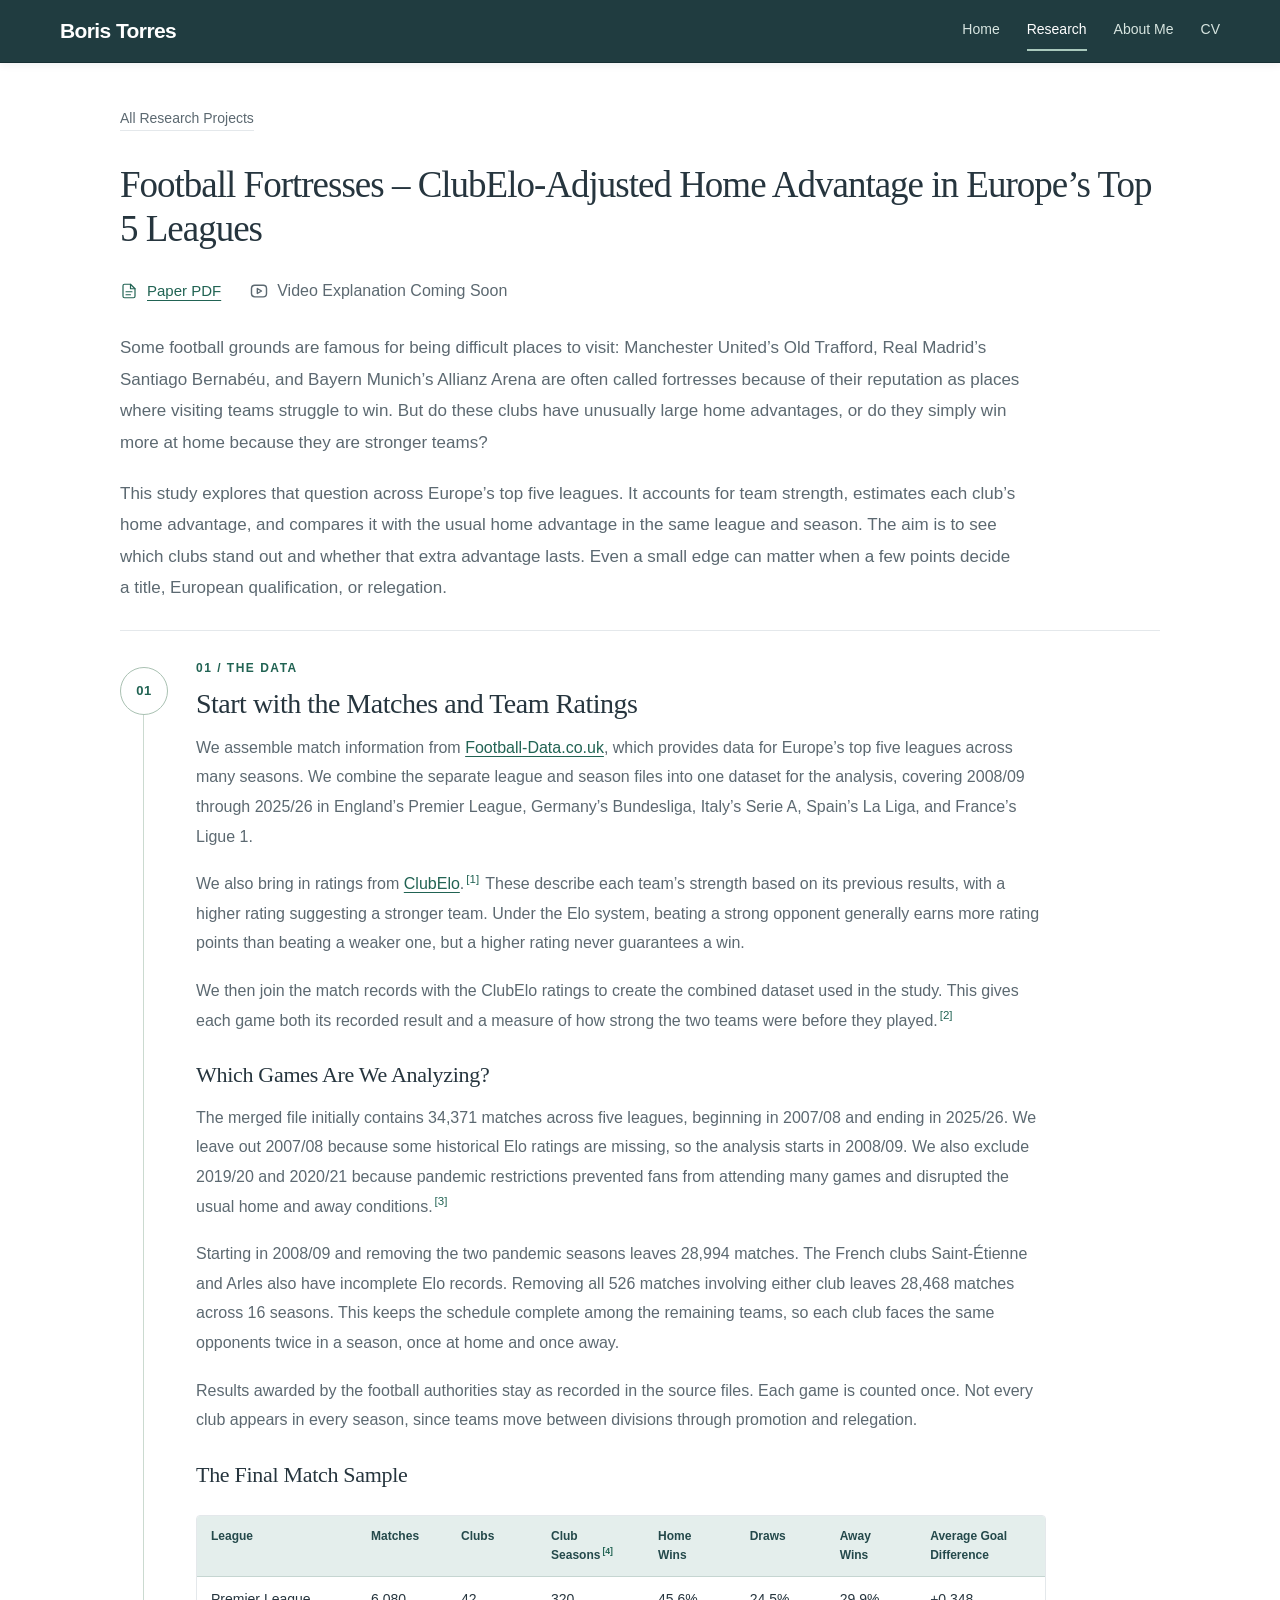
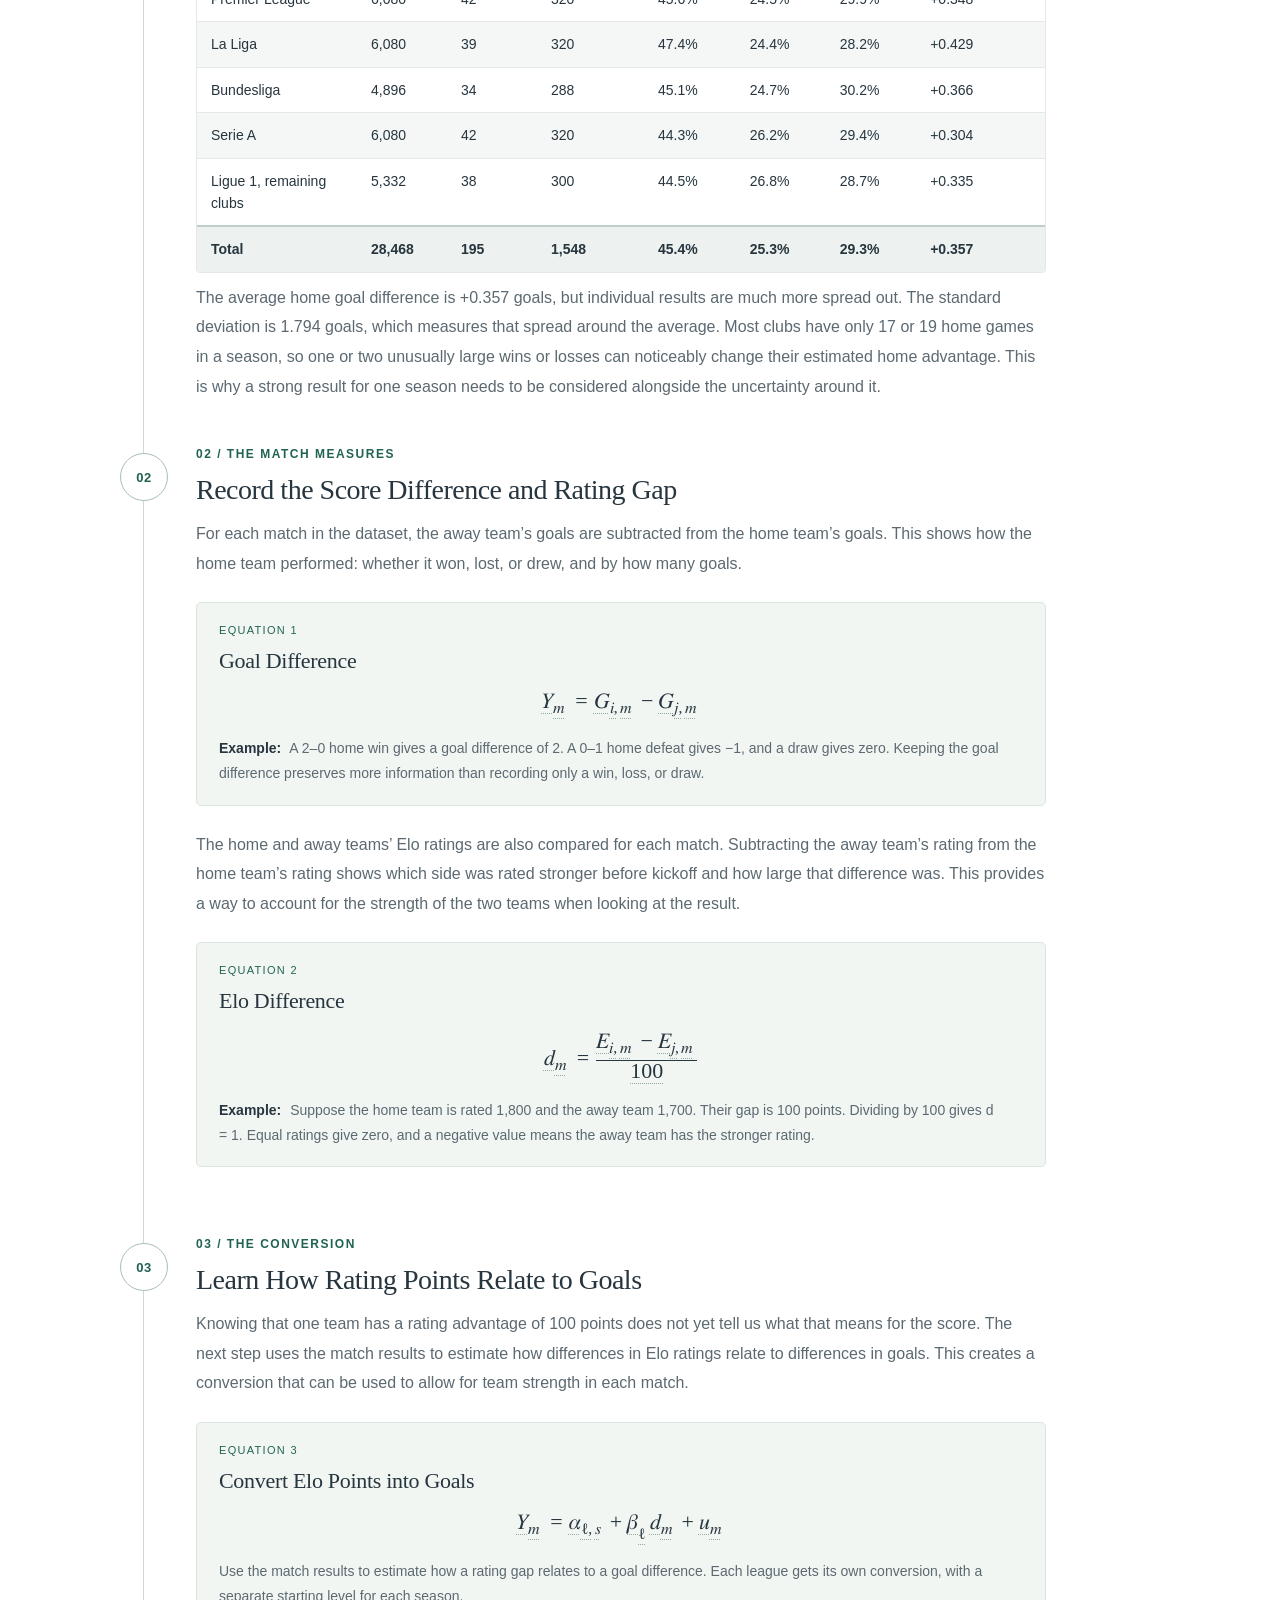
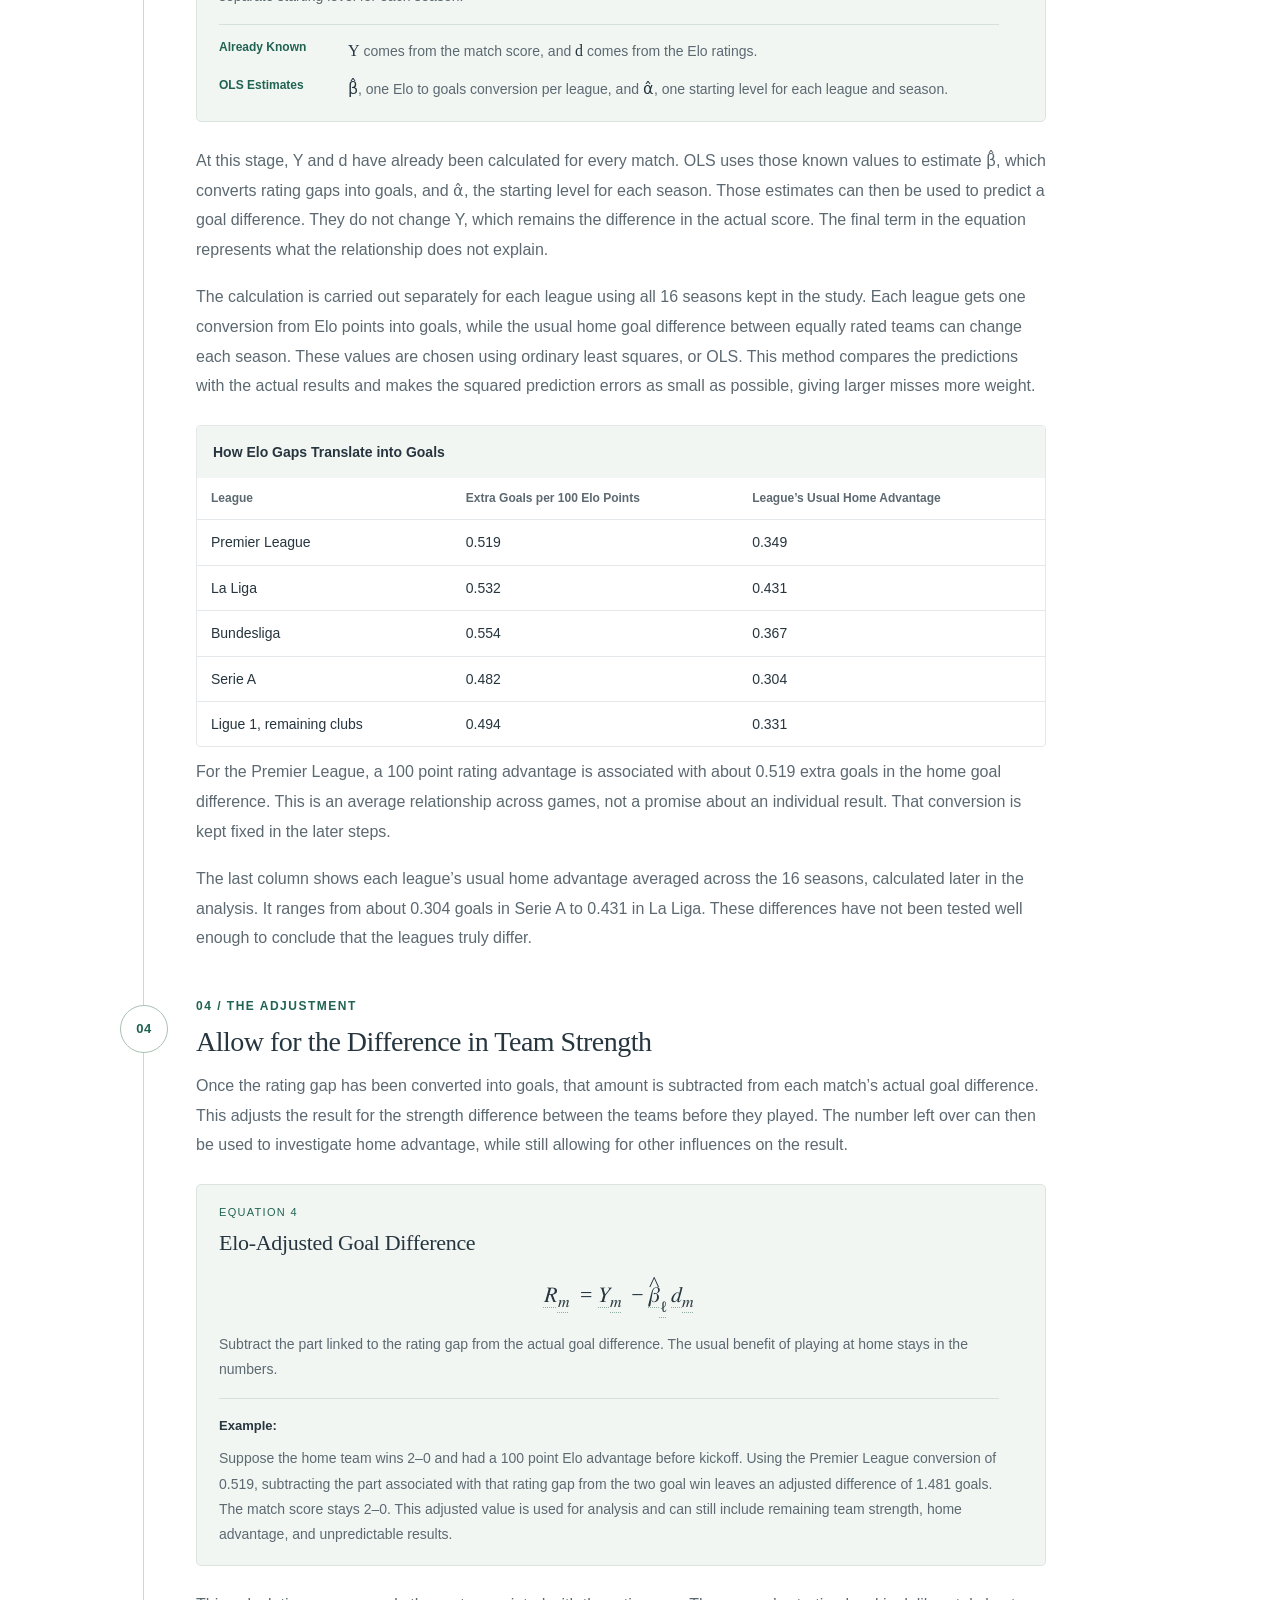
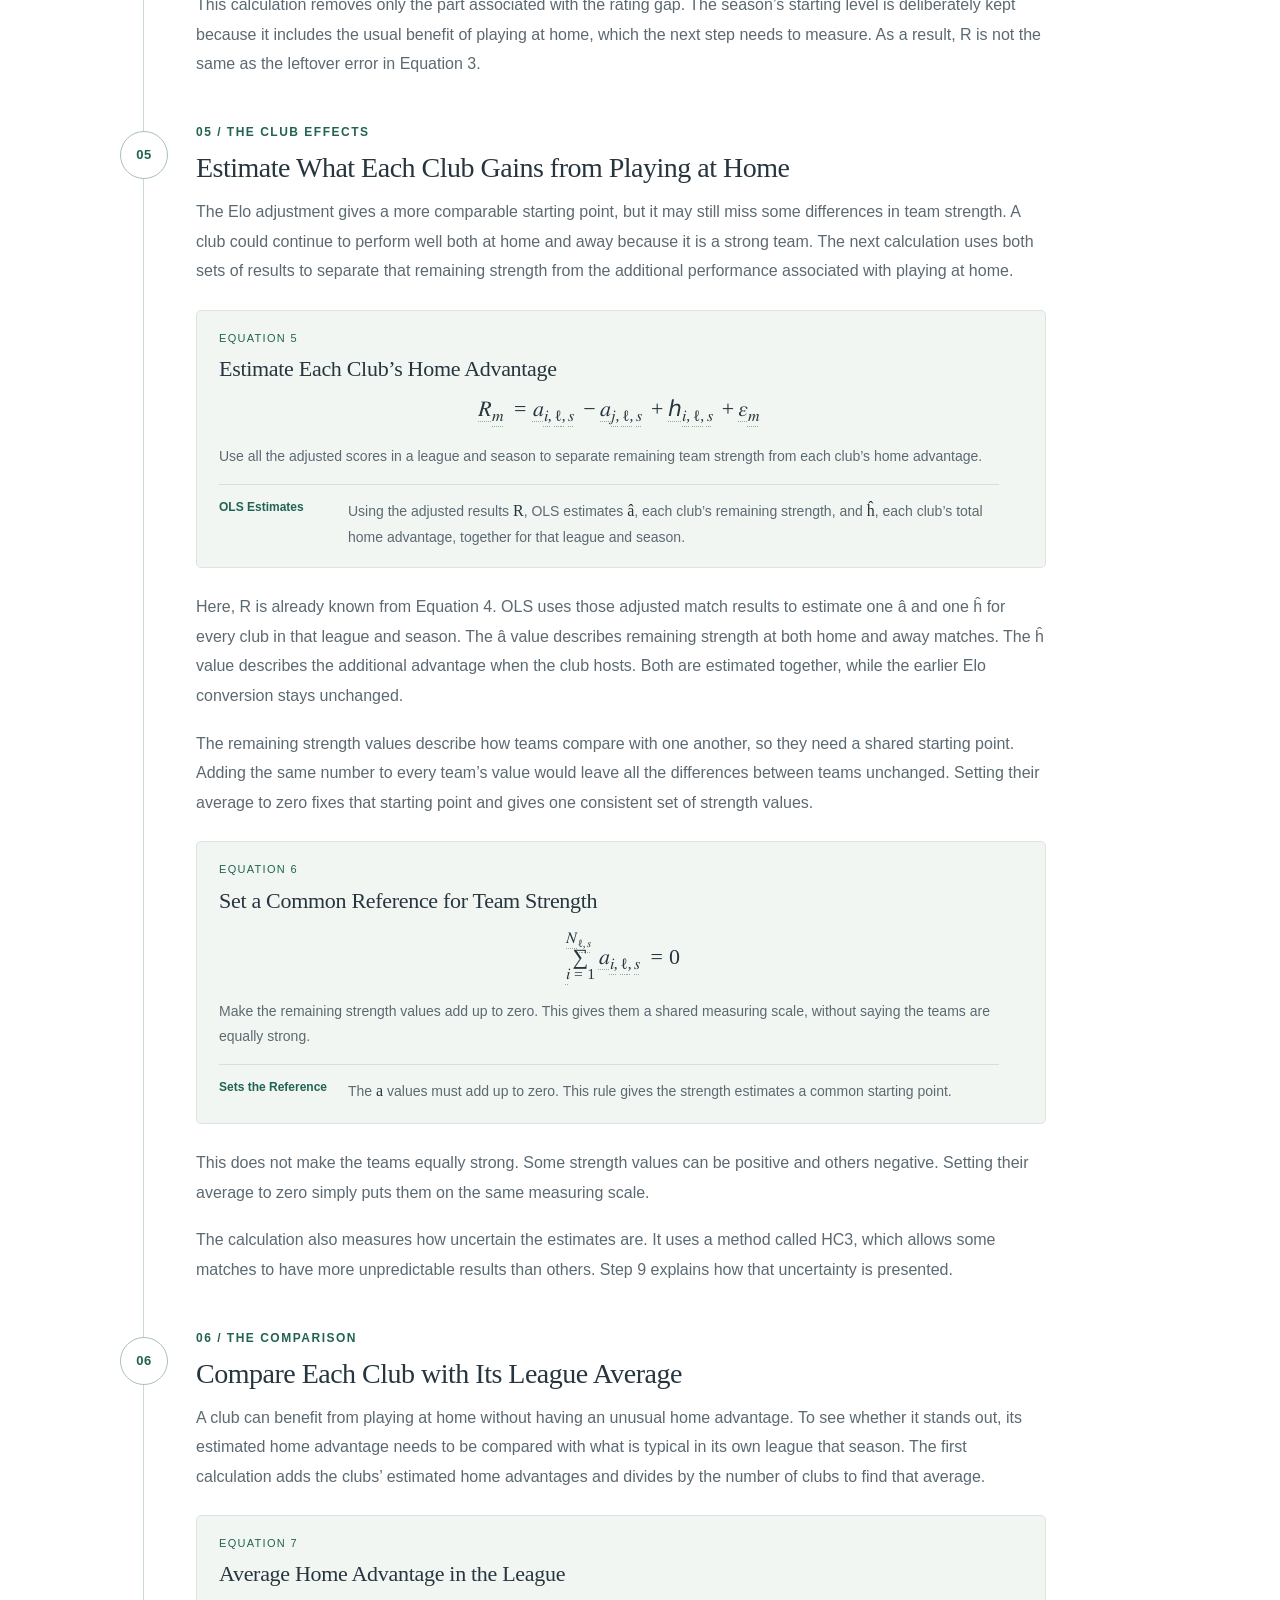
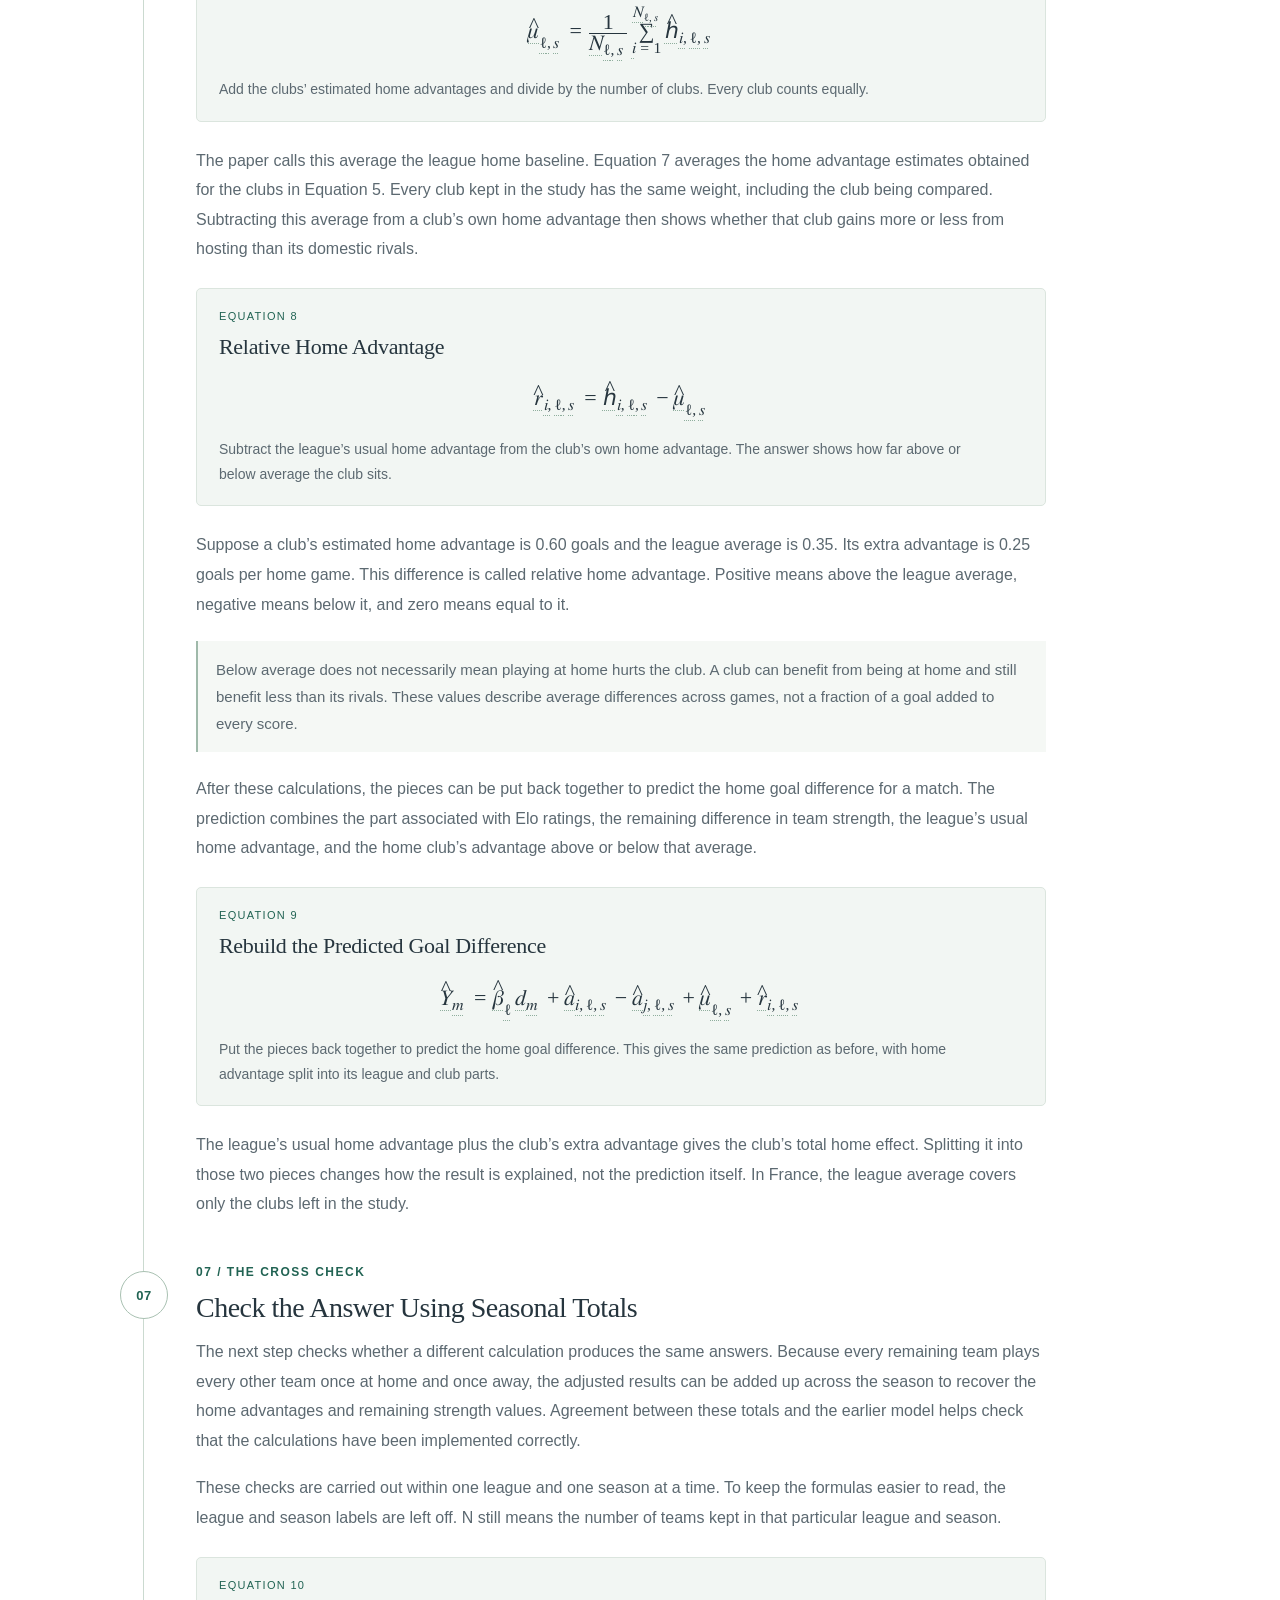
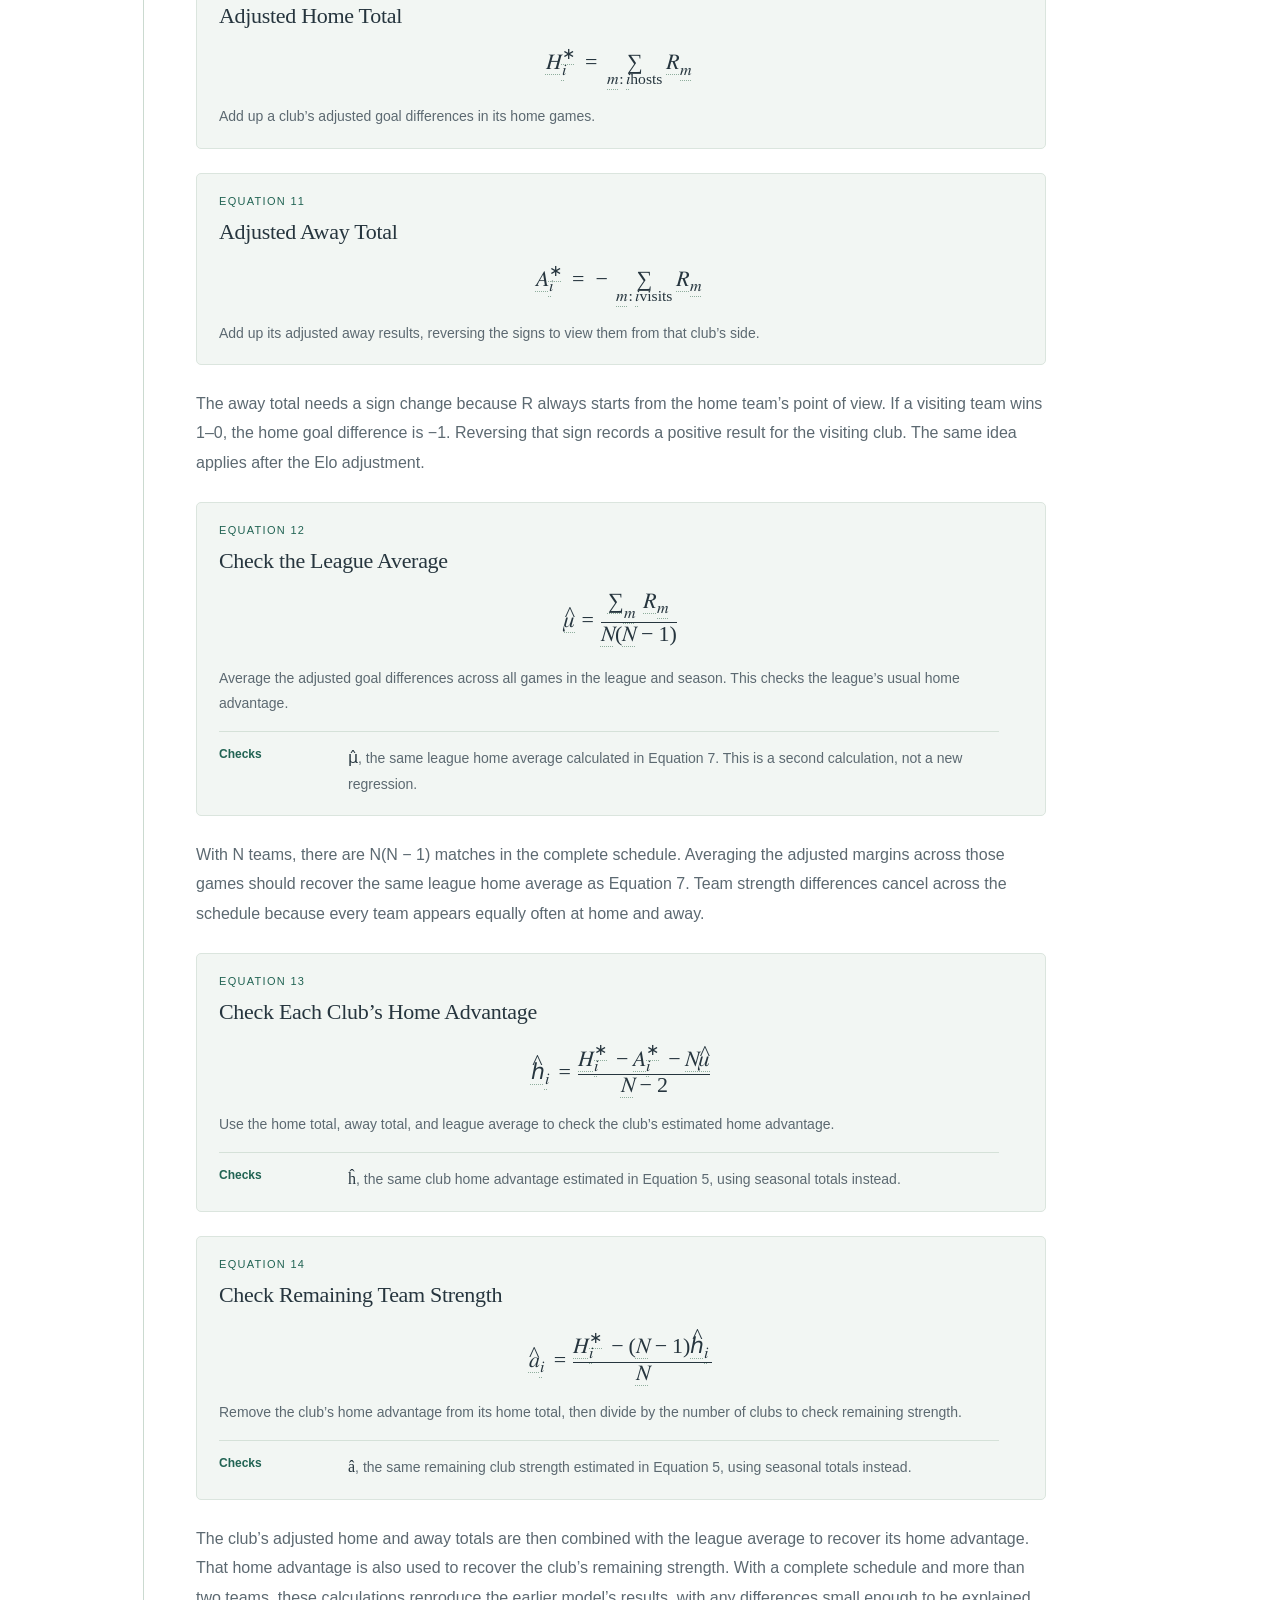
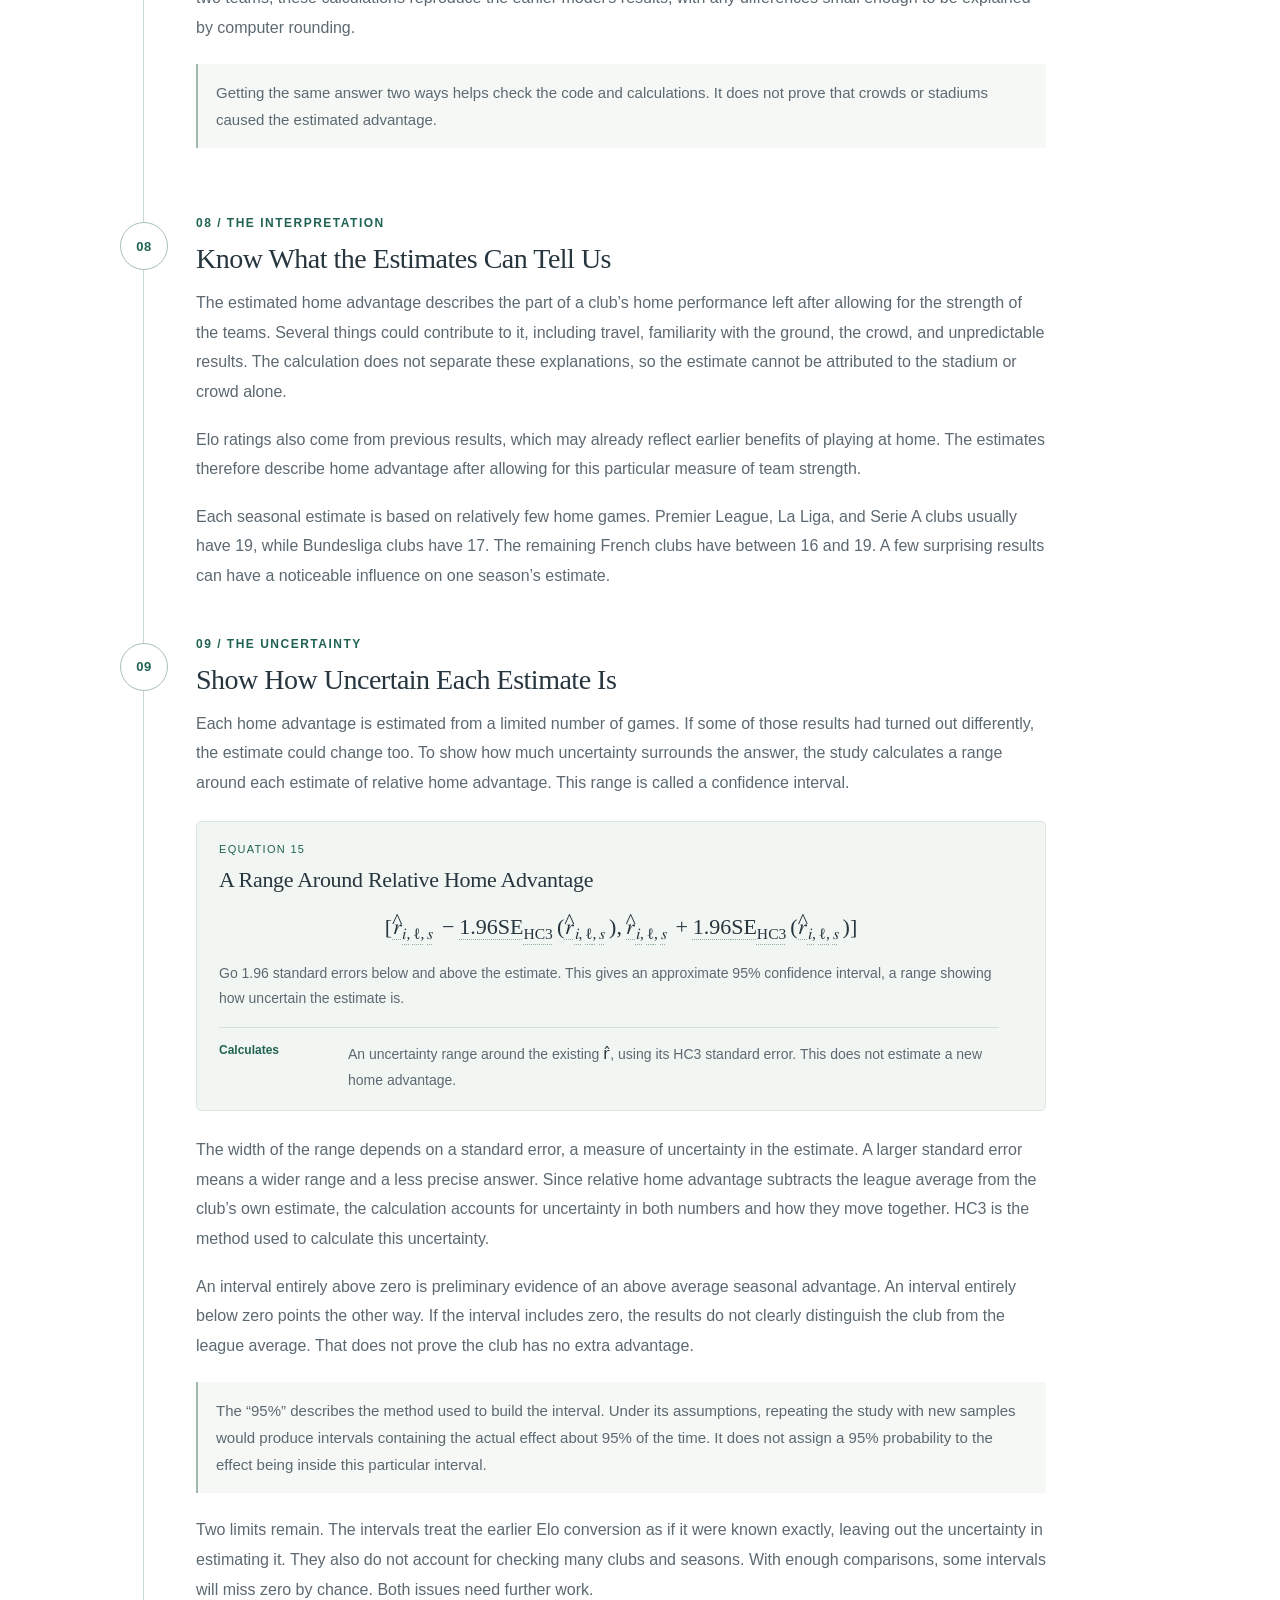
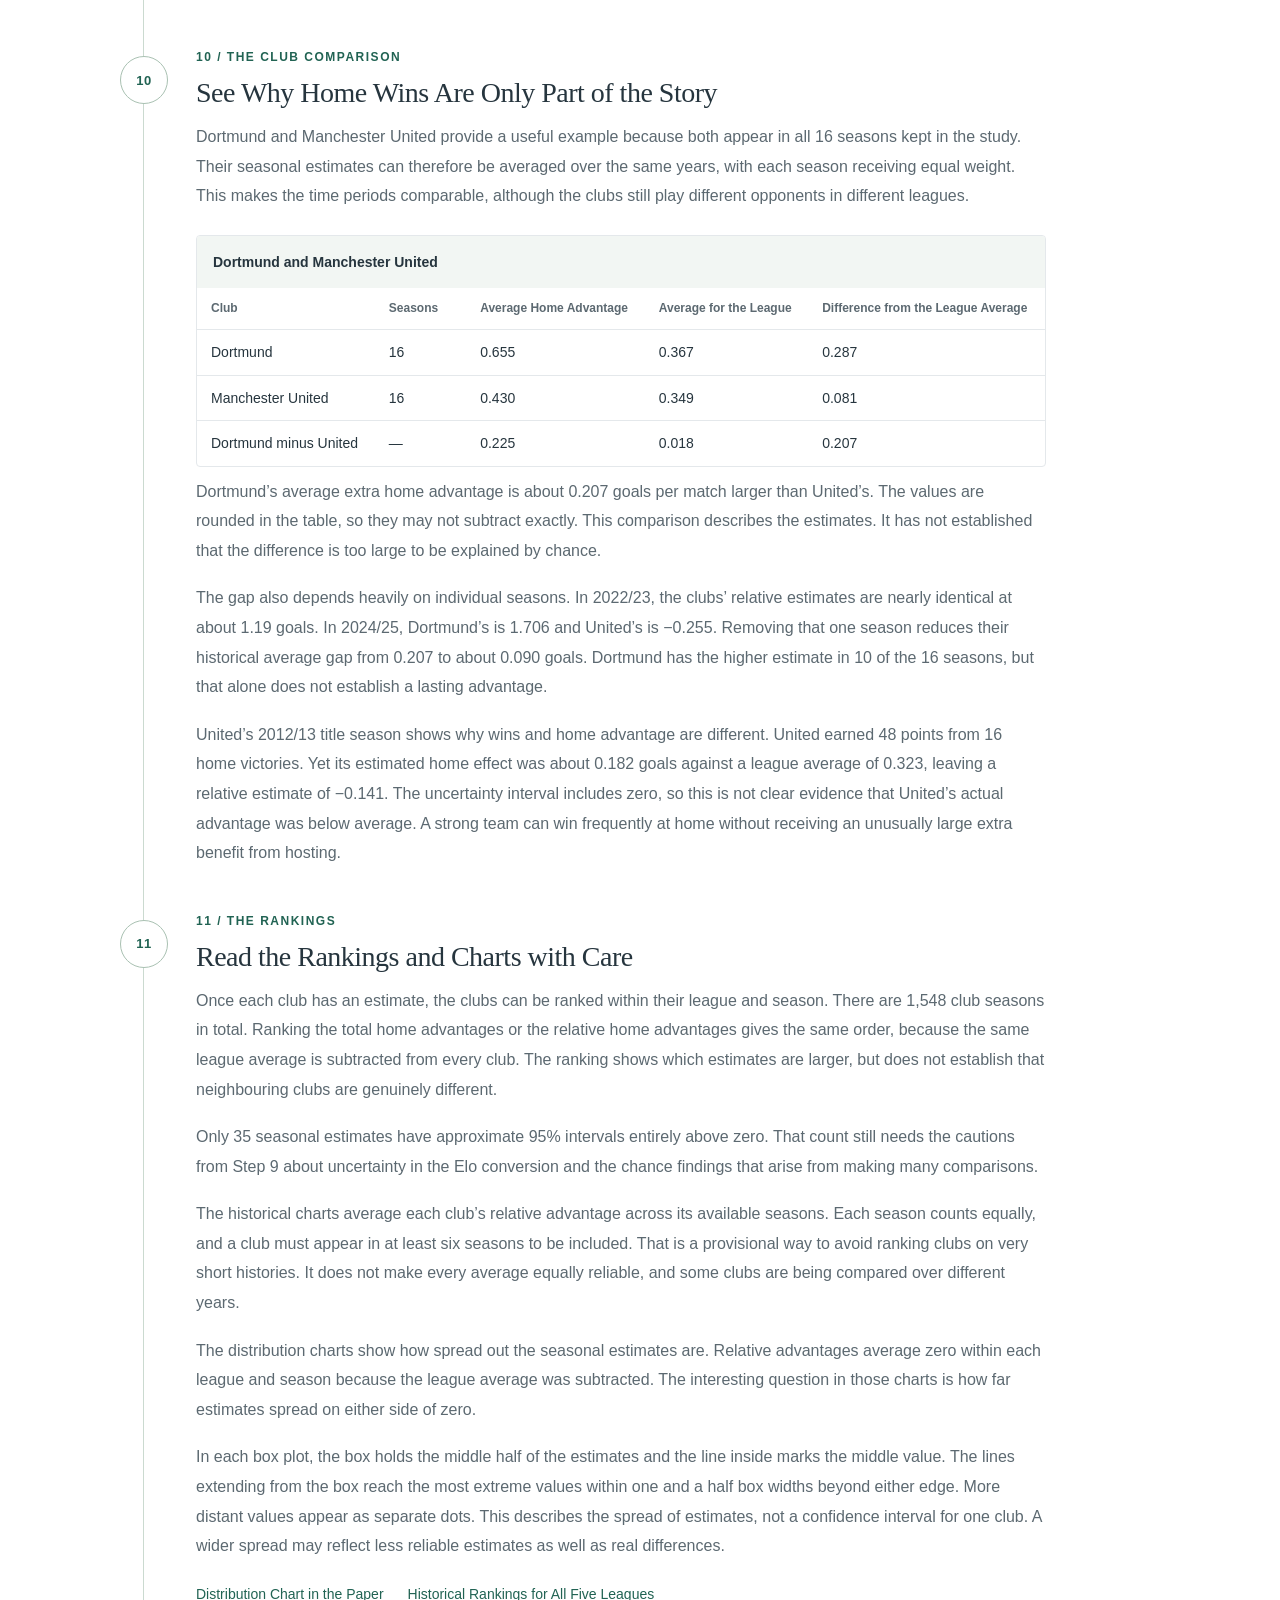
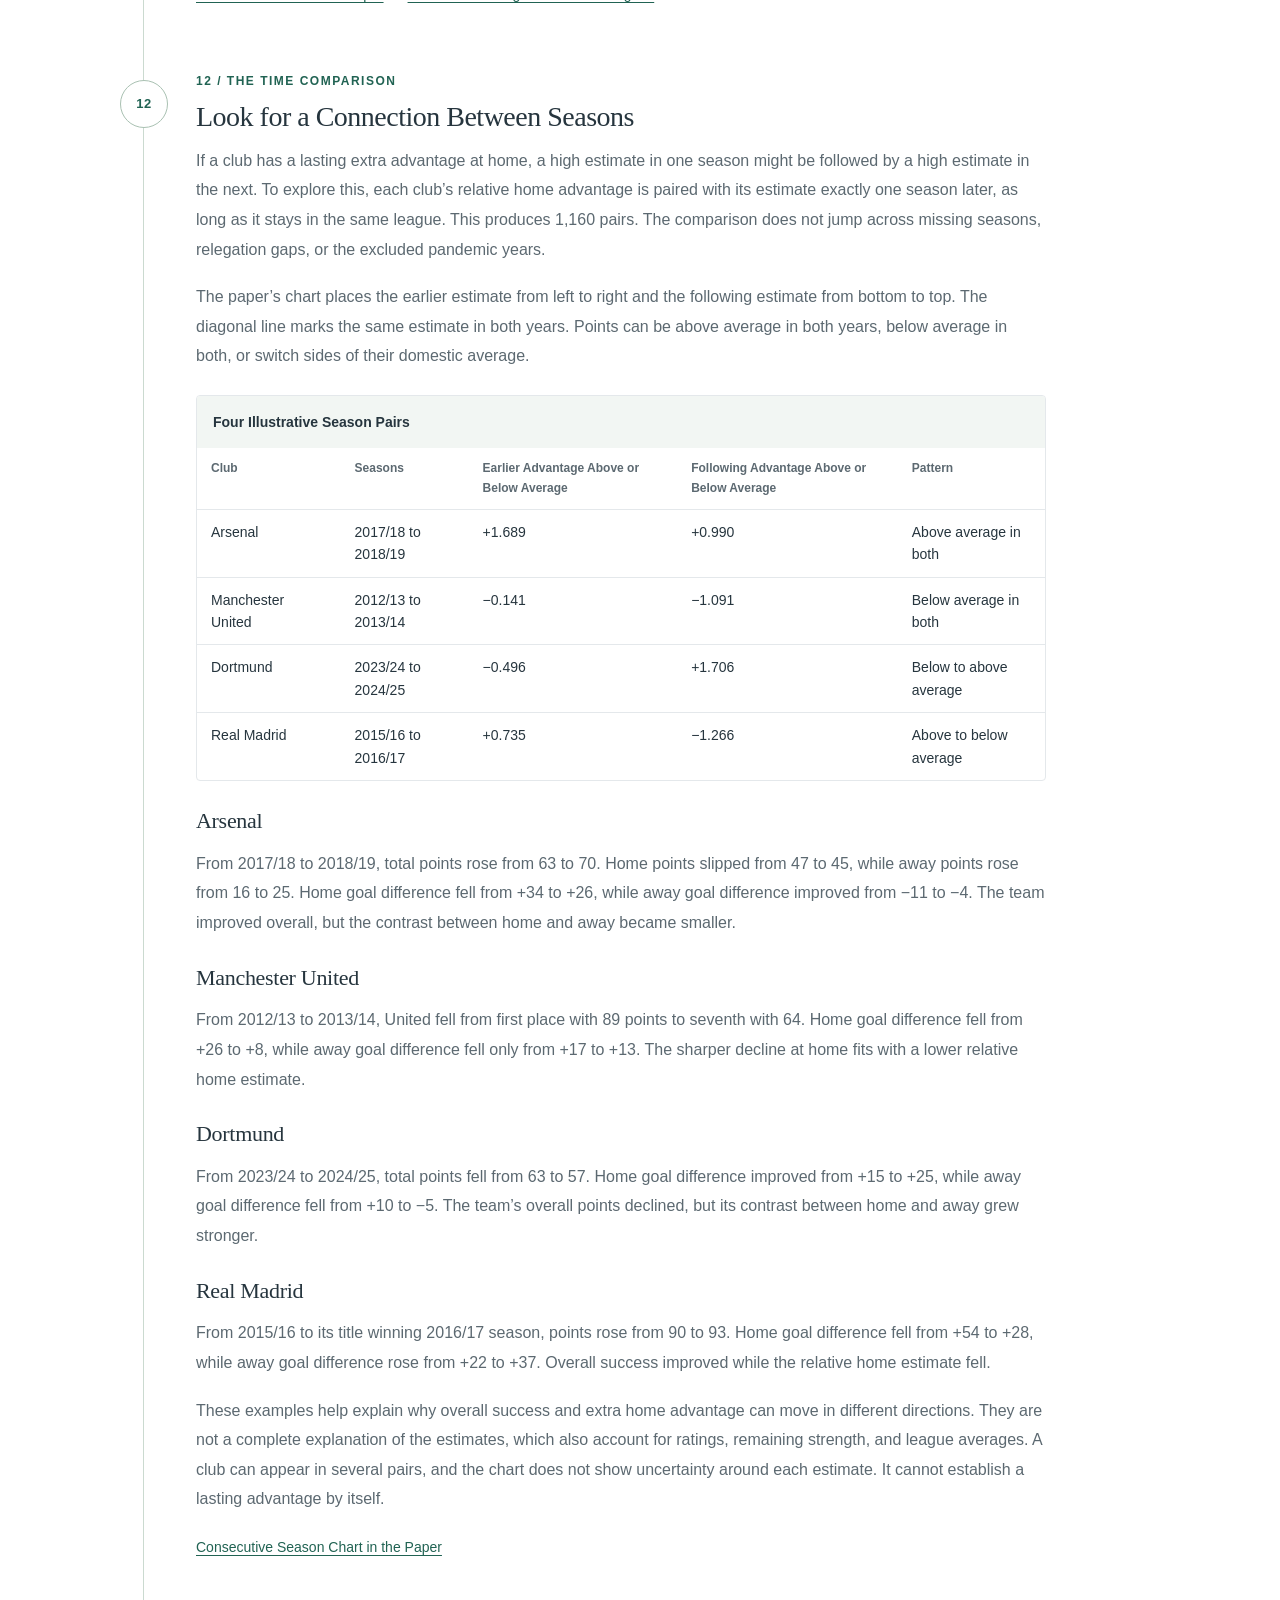
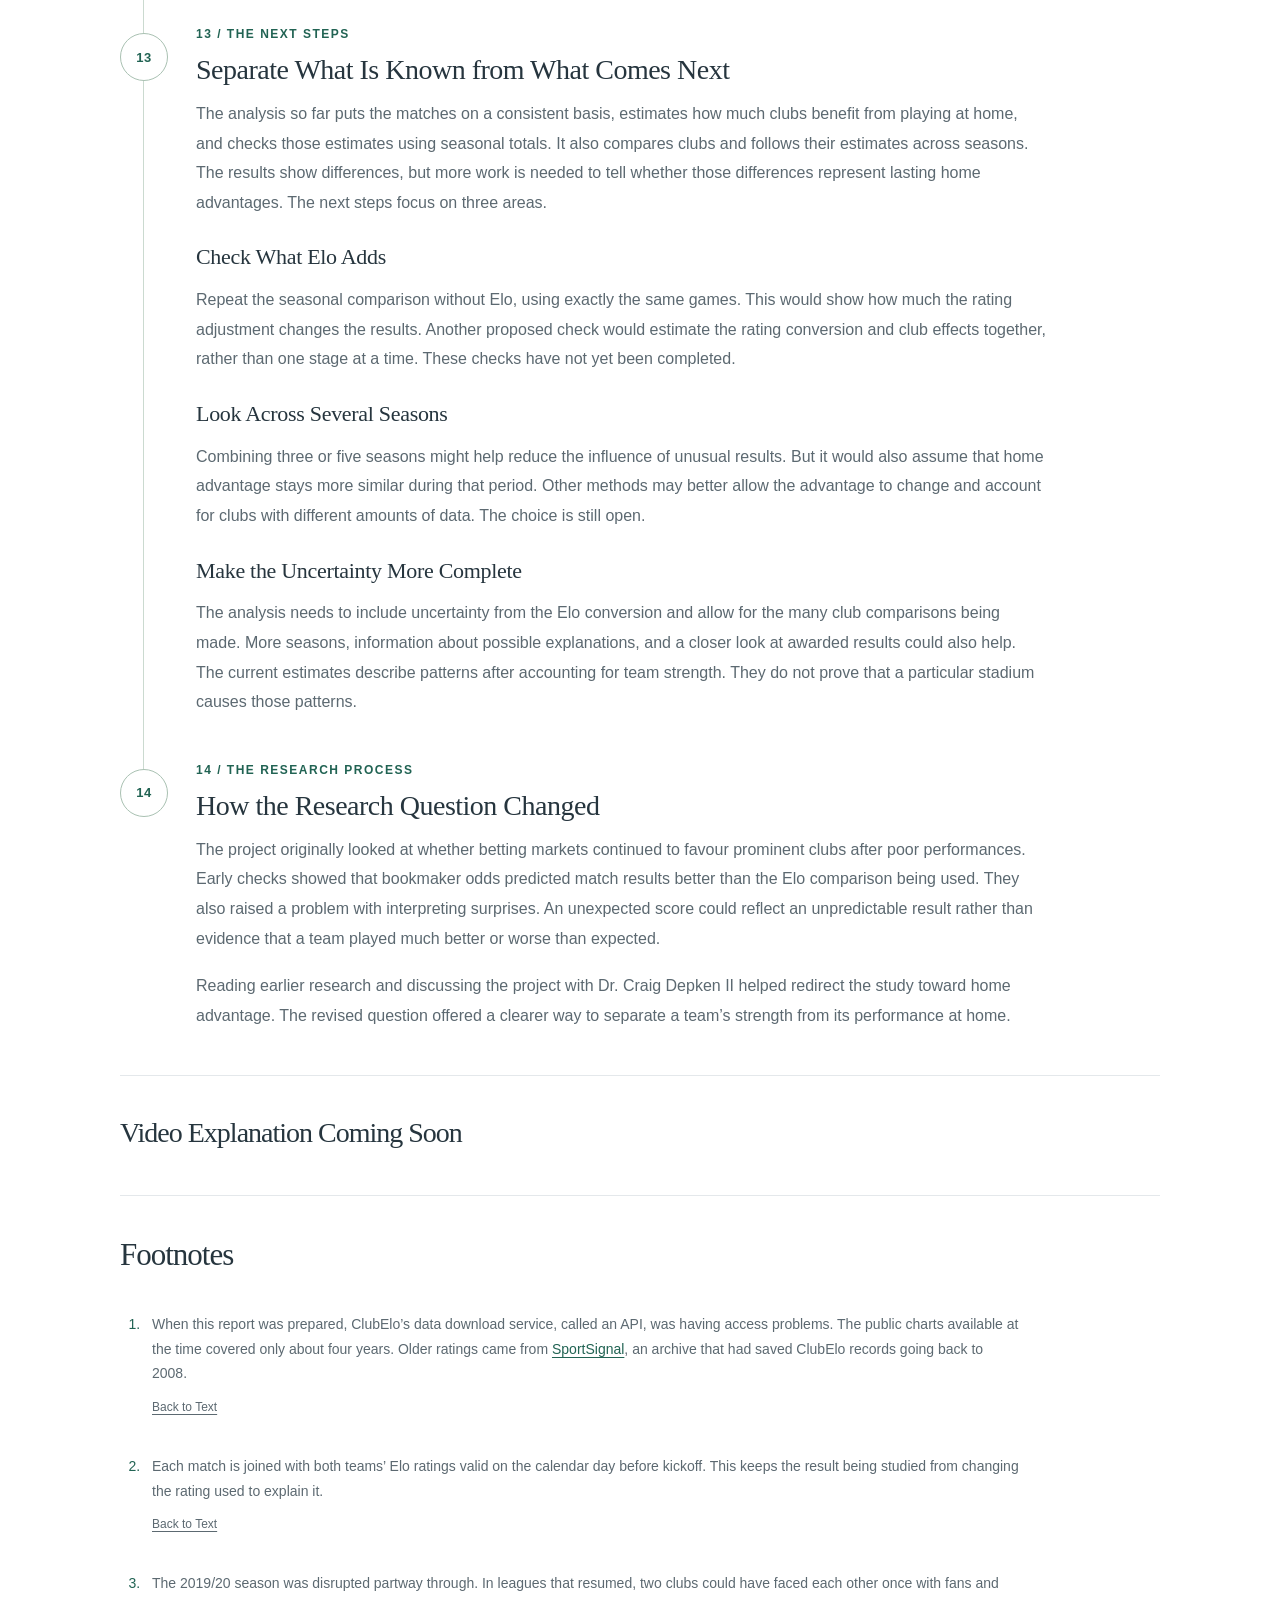
<file: football-fortresses.html>
<!doctype html>
<html lang="en"><head><meta charset="utf-8"><meta name="viewport" content="width=device-width,initial-scale=1"><meta name="description" content="Football Fortresses? Boris Torres explains his research on ClubElo-adjusted home advantage in European soccer, from the question and data to the method and limitations."><title>Football Fortresses? — Boris Torres</title><style>
:root{--ink:#172c38;--muted:#5b6c74;--green:#216353;--paper:#fafbf9;--line:#dce3df;--soft:#edf2ee;--serif:Georgia,'Times New Roman',serif}*{box-sizing:border-box}html{scroll-behavior:smooth;scroll-padding-top:90px}body{margin:0;background:var(--paper);color:var(--ink);font:16px/1.65 'Segoe UI',Arial,sans-serif}button,a,input{font:inherit}a{color:inherit;text-decoration:none}button{cursor:pointer}button:focus-visible,a:focus-visible,summary:focus-visible{outline:3px solid #b9803e;outline-offset:5px}::selection{background:#d4e6db}.wrap{width:min(1160px,calc(100% - 96px));margin:auto}.skip{position:fixed;top:-80px;left:20px;background:white;padding:12px;z-index:100}.skip:focus{top:10px}header{border-bottom:1px solid var(--line);background:var(--paper)}.nav{height:94px;display:flex;align-items:center;justify-content:space-between;gap:30px}.brand{font-family:var(--serif);font-size:25px;letter-spacing:-.7px}.brand span{color:var(--green)}nav{display:flex;gap:30px;align-items:center;font-size:14px}nav a:hover,.textlink:hover{color:var(--green);text-decoration:underline;text-underline-offset:5px}.nav-cv{border:1px solid #bdc9c1;padding:8px 18px;border-radius:3px}.eyebrow{font-size:12px;font-weight:600;letter-spacing:2px;text-transform:uppercase;color:var(--green);margin:0 0 22px}.hero{display:grid;grid-template-columns:1.2fr 1fr;gap:80px;padding:90px 0 85px;align-items:center}h1,h2,h3,p{margin-top:0}h1{font:normal clamp(48px,5.6vw,75px)/1.06 var(--serif);letter-spacing:-3px;margin-bottom:25px}h1 em{font-weight:normal;color:var(--green)}.intro{font-size:18px;color:var(--muted);max-width:520px;line-height:1.8;margin-bottom:30px}.actions{display:flex;gap:22px;align-items:center;flex-wrap:wrap}.button{display:inline-flex;align-items:center;justify-content:center;gap:10px;padding:12px 22px;background:var(--green);border:1px solid var(--green);color:#fff;border-radius:3px;font-size:14px;font-weight:600}.button:hover{background:#164d40}.button.secondary{background:transparent;color:var(--ink);border-color:#bbc8c0}.button.secondary:hover{background:var(--soft)}.textlink{font-size:14px;border-bottom:1px solid #aabbb0;padding-bottom:3px}.hero-note{margin:27px 0 0;font-size:13px;color:var(--muted)}.research-art{position:relative;padding:27px;background:#eaf0eb;border:1px solid #dce5dd;border-radius:5px;transform:rotate(2deg)}.art-sheet{background:#fff;padding:25px 25px 16px;box-shadow:0 12px 25px #243a2b0b;transform:rotate(-2deg)}.art-label{display:flex;justify-content:space-between;gap:10px;font-size:11px;letter-spacing:1.5px;text-transform:uppercase;color:var(--muted)}.art-title{font:24px var(--serif);margin:17px 0 4px}.art-caption{font-size:11px;color:var(--muted);margin:0}.research-art svg{display:block;width:100%;height:auto;margin:14px 0}.art-foot{display:flex;justify-content:space-between;font-size:11px;color:var(--muted);border-top:1px solid var(--line);padding-top:12px}.art-foot span:first-child{color:var(--green)}section{padding:58px 0 65px;border-top:1px solid var(--line)}.section-head{display:flex;align-items:end;justify-content:space-between;gap:25px;margin-bottom:30px}.section-head .eyebrow{margin-bottom:8px}h2{font:normal 37px/1.2 var(--serif);letter-spacing:-1px;margin-bottom:0}.section-head>p{max-width:330px;font-size:14px;color:var(--muted);margin-bottom:2px}.projects{display:grid;grid-template-columns:1fr 1fr;gap:25px}.project{border:1px solid var(--line);border-radius:4px;overflow:hidden;background:#fff;display:flex;flex-direction:column}.project-top{min-height:180px;background:#eaf0eb;position:relative;overflow:hidden;padding:27px 30px;display:flex;align-items:center;justify-content:space-between}.project-top.replication{background:#eaf0f3}.mini-label{font-size:11px;letter-spacing:1.5px;text-transform:uppercase;color:var(--green)}.project-top strong{display:block;font:25px/1.2 var(--serif);max-width:220px;margin-top:13px;font-weight:normal}.motif{width:135px;flex:none;color:var(--green);opacity:.8}.project-body{padding:29px 30px 26px;display:flex;flex-direction:column;flex:1}.tag{font-size:11px;text-transform:uppercase;letter-spacing:1px;color:var(--muted);margin-bottom:11px}h3{font:normal 26px/1.25 var(--serif);letter-spacing:-.5px;margin-bottom:13px}.project-body>p{font-size:15px;color:var(--muted);margin-bottom:25px}.project-links{display:flex;gap:20px;align-items:center;margin-top:auto;padding-top:20px;border-top:1px solid var(--line);flex-wrap:wrap}.link-button{border:0;border-bottom:1px solid #9fb4a7;background:none;color:var(--green);font-size:14px;padding:0 0 3px}.file-state{font-size:12px;color:var(--muted)}.about-grid{display:grid;grid-template-columns:.85fr 1.4fr;gap:90px}.about-copy{font-size:17px;color:var(--muted)}.about-copy p:last-child{margin-bottom:0}.about-meta{display:grid;grid-template-columns:1fr 1fr;gap:22px;margin-top:28px}.meta-label{font-size:11px;text-transform:uppercase;letter-spacing:1.3px;color:var(--muted);display:block;margin-bottom:7px}.meta-value{font-size:14px;color:var(--ink)}.video-section{display:grid;grid-template-columns:1.1fr 1fr;gap:65px;align-items:center}.video-frame{width:100%;aspect-ratio:16/10;background:#203c40;color:#fff;display:flex;align-items:center;justify-content:center;position:relative;border:0;border-radius:4px;overflow:hidden}.video-lines{position:absolute;inset:0;opacity:.13;background:repeating-linear-gradient(0deg,transparent 0 39px,#b9ded3 40px 41px),repeating-linear-gradient(90deg,transparent 0 49px,#b9ded3 50px 51px)}.video-center{position:relative;text-align:center}.play{display:grid;place-items:center;width:60px;height:60px;border:1px solid #ffffff75;border-radius:50%;margin:0 auto 17px}.play svg{width:19px;fill:currentColor}.video-center small{display:block;font-size:11px;letter-spacing:1.7px;text-transform:uppercase;color:#c3d7cf}.video-center span{font:24px var(--serif)}.video-copy h2{margin-bottom:20px}.video-copy>p:not(.eyebrow){font-size:16px;color:var(--muted)}.contact{display:flex;justify-content:space-between;gap:50px;align-items:center}.contact p{color:var(--muted);max-width:560px;margin:17px 0 0}.contact h2{font-size:34px}footer{border-top:1px solid var(--line);padding:25px 0;font-size:12px;color:var(--muted)}.footer-row{display:flex;justify-content:space-between;gap:20px}.draft-label{background:#eef2ec;color:#586b5e;padding:3px 8px;border-radius:2px;font-size:11px;letter-spacing:.5px}dialog{color:var(--ink);background:var(--paper);width:min(1040px,calc(100% - 32px));max-height:90dvh;border:1px solid var(--line);padding:0;border-radius:6px;box-shadow:0 30px 100px #0003}dialog::backdrop{background:#102629a6;backdrop-filter:blur(4px)}.dialog-head{display:flex;justify-content:space-between;align-items:center;padding:20px 30px;border-bottom:1px solid var(--line);gap:20px}.dialog-head p{margin:0;font-size:13px;color:var(--muted)}.close{border:1px solid #bdc9c1;padding:5px 12px;background:none;border-radius:3px;font-size:13px}.dialog-intro{padding:30px 35px 20px}.dialog-intro h2{margin-bottom:12px}.dialog-intro p{max-width:760px;color:var(--muted);margin-bottom:0}.walkthrough{display:grid;grid-template-columns:220px 1fr;border-top:1px solid var(--line);min-height:330px}.steps{display:flex;flex-direction:column;padding:22px 18px;background:var(--soft);gap:6px}.step{border:0;padding:12px 14px;text-align:left;background:transparent;border-radius:3px;color:var(--muted);font-size:14px}.step[aria-selected=true]{background:white;color:var(--green);box-shadow:0 1px 4px #00000009}.step-panel{padding:32px 36px}.step-panel h3{font-size:30px}.step-panel p{color:var(--muted)}.content-note{border-left:2px solid #98b09f;padding:10px 17px;background:#edf2ee;font-size:14px;color:var(--muted)}.step-panel ul{padding-left:20px;color:var(--muted);font-size:15px}.step-panel li{margin:8px 0}.small-dialog{max-width:620px}.small-dialog .body{padding:30px}.small-dialog h2{font-size:30px;margin-bottom:18px}.small-dialog p{color:var(--muted)}video{width:100%;display:block;background:#172c38}body.modal-open{overflow:hidden}@media(min-width:1500px){.hero{padding-top:110px;padding-bottom:105px}}@media(max-width:900px){.wrap{width:calc(100% - 48px)}.hero{gap:35px;padding:60px 0}h1{font-size:56px}.research-art{padding:15px}.art-sheet{padding:18px}.about-grid{gap:35px}.video-section{gap:35px}.project-top{padding:24px}.motif{width:95px}.project-body{padding:24px}}@media(max-width:650px){.wrap{width:calc(100% - 36px)}.nav{height:auto;min-height:85px;align-items:flex-start;padding:22px 0;gap:15px;flex-direction:column}.brand{font-size:23px}nav{gap:22px;font-size:13px;flex-wrap:wrap}.nav-cv{padding:0;border:0}.hero{grid-template-columns:1fr;padding:48px 0 45px;gap:40px}h1{font-size:55px}.intro{font-size:17px}.research-art{width:min(100% - 12px,420px);margin:auto}.section-head{align-items:start;flex-direction:column;gap:15px}.projects,.about-grid,.video-section{grid-template-columns:1fr}.about-grid,.video-section{gap:28px}section{padding:42px 0}.project-top{min-height:170px}.motif{width:130px}.contact{align-items:start;flex-direction:column;gap:25px}.footer-row{align-items:start;flex-direction:column;gap:10px}.walkthrough{grid-template-columns:1fr}.steps{flex-direction:row;overflow-x:auto;padding:12px}.step{white-space:nowrap}.step-panel{padding:25px}.dialog-intro{padding:25px}.dialog-intro h2{font-size:30px}.dialog-head{padding:15px 20px}.about-meta{gap:16px}}@media(prefers-reduced-motion:reduce){html{scroll-behavior:auto}}

/* Personalized research portfolio */
.hero h1{font-size:clamp(70px,8vw,108px);letter-spacing:-4px}.projects{grid-template-columns:1.6fr 1fr}.featured-project .project-top{min-height:200px}.paper-subtitle{font-family:var(--serif);font-size:20px!important;color:var(--ink)!important;line-height:1.4}.study-stats{display:flex;gap:35px;margin:0 0 25px}.study-stats strong{display:block;font:30px var(--serif);color:var(--green)}.study-stats span{font-size:12px;color:var(--muted)}.notebook-intro{max-width:820px;color:var(--muted);font-size:18px;margin-bottom:36px}.research-status{font-size:12px;display:inline-block;border:1px solid var(--line);padding:6px 10px;border-radius:3px;color:var(--green)}.notebook-layout{display:grid;grid-template-columns:280px 1fr;gap:65px}.notebook-aside{background:var(--soft);padding:25px;align-self:start;border-radius:3px}.notebook-aside h3{font-size:26px}.notebook-aside p:not(.eyebrow){font-size:14px;color:var(--muted)}.notebook-aside a{display:inline-block;margin-bottom:12px}.notebook-steps details{border-top:1px solid var(--line)}.notebook-steps details:last-child{border-bottom:1px solid var(--line)}.notebook-steps summary{padding:22px 0;font-size:18px;font-family:var(--serif);cursor:pointer;line-height:1.45}.notebook-steps details>div{padding:0 0 14px;font-size:15px;color:var(--muted)}.equation-note{background:var(--soft);padding:18px;margin:20px 0;color:var(--green);font-family:var(--serif);font-size:18px}.cv-body h3{font-size:23px;border-top:1px solid var(--line);padding-top:20px;margin-top:25px}.cv-body p{font-size:14px}.cv-body strong{color:var(--ink);font-weight:600}@media(max-width:900px){.projects{grid-template-columns:1.35fr 1fr}.project-top .motif{width:75px}.project-top strong{font-size:22px}.notebook-layout{gap:30px;grid-template-columns:240px 1fr}}@media(max-width:650px){.projects,.notebook-layout{grid-template-columns:1fr}.hero h1{font-size:82px}.study-stats{gap:28px}.notebook-layout{gap:25px}.notebook-aside{padding:23px}.notebook-intro{font-size:17px}.notebook-steps summary{font-size:19px}.project-top .motif{width:110px}}


.paper-hero{padding:65px 0 55px;max-width:940px}.breadcrumb{display:inline-block;color:var(--muted);font-size:14px;margin-bottom:32px;border-bottom:1px solid var(--line)}.paper-hero h1{font-size:clamp(48px,6vw,78px);letter-spacing:-3px;margin-bottom:20px}.paper-deck{font:26px/1.4 var(--serif);max-width:780px;margin-bottom:23px}.paper-hero .intro{max-width:760px}.paper-byline{font-size:14px;color:var(--muted);margin-bottom:25px}.paper-hero .study-stats{margin:32px 0 0}.paper-download{display:grid;grid-template-columns:1fr 1fr;gap:65px;align-items:center}.paper-download h2{margin-bottom:17px}.paper-download p{color:var(--muted)}.pdf-placeholder{border:1px dashed #a2b6a9;padding:35px;background:var(--soft);border-radius:4px}.pdf-placeholder .eyebrow{margin-bottom:13px}.pdf-placeholder h3{font-size:28px}.pdf-placeholder p{font-size:14px;margin-bottom:0}.article-toc{display:flex;flex-direction:column;align-items:start;gap:10px;margin-bottom:28px}.article-toc a{font-size:14px;color:var(--green);border-bottom:1px solid #c8d5cc}.notebook-steps details{scroll-margin-top:25px}.paper-end{display:flex;justify-content:space-between;align-items:center;gap:25px}.paper-end p{color:var(--muted);margin-bottom:0}.paper-end .button{flex-shrink:0}@media(max-width:650px){.paper-hero{padding:40px 0}.paper-hero h1{font-size:52px}.paper-deck{font-size:22px}.paper-download{grid-template-columns:1fr;gap:20px}.paper-end{align-items:start;flex-direction:column}.pdf-placeholder{padding:25px}.paper-page nav{gap:16px}}

/* Academic profile layout, shared by the homepage and research page. */
:root{--paper:#fff;--ink:#26353e;--muted:#5c6971;--line:#e4e8eb;--soft:#f3f6f5}header{background:#fff}.nav{height:85px}.brand{font-family:'Segoe UI',Arial,sans-serif;font-size:23px;font-weight:600;letter-spacing:-.6px}.academic-shell{display:grid;grid-template-columns:240px minmax(0,1fr);gap:70px;width:min(1320px,calc(100% - 80px));margin:0 auto;padding-top:48px}.academic-content{min-width:0}.academic-content>.wrap,.academic-content>section>.wrap{width:100%;max-width:none}.profile-sidebar{padding-bottom:45px;align-self:start}.profile-photo{width:190px;height:190px;display:flex;align-items:center;justify-content:center;flex-direction:column;border-radius:50%;background:#edf2f3;border:7px solid white;outline:1px solid var(--line);margin:0 0 24px 1px;color:#617c83;overflow:hidden}.profile-monogram{font:54px var(--serif);letter-spacing:-3px}.photo-caption{font-size:10px;letter-spacing:.2px;margin-top:8px;color:var(--muted)}.profile-photo img{width:100%;height:100%;object-fit:cover;object-position:50% 29%}.profile-name{font-family:'Segoe UI',Arial,sans-serif;font-size:25px;font-weight:650;letter-spacing:-.6px;margin:0 0 10px}.profile-role{font-size:14px;color:var(--muted);line-height:1.7;margin-bottom:24px}.profile-education{border-top:1px solid var(--line);padding-top:20px}.profile-education h3{font:600 11px 'Segoe UI',Arial,sans-serif;letter-spacing:1.6px;text-transform:uppercase;color:var(--muted);margin-bottom:18px}.degree{margin-bottom:19px;font-size:13px;line-height:1.55}.degree strong{display:block;font-weight:600;font-size:14px}.degree span,.degree small{display:block;color:var(--muted)}.degree small{font-size:12px;margin-top:3px}.degree-minors{font-size:12px;margin-top:5px}.profile-links{border-top:1px solid var(--line);padding-top:20px;display:flex;flex-direction:column;gap:16px}.profile-links a{display:flex;gap:11px;align-items:flex-start;font-size:14px;line-height:1.4}.profile-links a:hover{color:var(--green)}.profile-links svg{width:18px;height:18px;flex:none;fill:none;stroke:currentColor;stroke-width:1.6}.profile-email{display:block;font-size:12px;color:var(--muted);margin-top:4px;overflow-wrap:anywhere}.welcome{padding:12px 0 45px}.welcome h1{font:normal 43px/1.2 var(--serif);letter-spacing:-1.4px;margin-bottom:24px}.welcome>p:not(.eyebrow){color:var(--muted);font-size:18px;line-height:1.85;max-width:850px;margin-bottom:20px}.welcome .intro-links{font-size:15px!important;margin-top:24px}.welcome .intro-links a{color:var(--green);border-bottom:1px solid #c4d1cb}.welcome .research-interest-line{font-size:14px!important;color:var(--ink)!important;border-left:2px solid #a8beb1;padding-left:18px;margin:28px 0 0!important}.academic-content section{padding:40px 0 45px}.academic-content h2{font-size:31px}.academic-content .section-head{align-items:start;flex-direction:column;gap:12px}.academic-content .section-head>p{max-width:none;font-size:15px}.academic-content .projects{grid-template-columns:1fr;gap:0}.academic-content .project{border:0;border-radius:0;background:none}.academic-content .project+.project{border-top:1px solid var(--line);margin-top:30px;padding-top:30px}.academic-content .project-top{display:none}.academic-content .project-body{padding:0}.academic-content .project-body h3{font-size:27px}.academic-content .project-body>p{margin-bottom:17px;max-width:820px}.academic-content .paper-subtitle{font-size:18px!important}.academic-content .project-links{border:0;padding-top:5px}.academic-content .study-stats{margin:7px 0 25px;gap:32px}.academic-content .study-stats strong{font-size:26px}.academic-content .video-section{grid-template-columns:1fr 1fr;gap:30px}.academic-content .video-copy h2{font-size:29px}.academic-content .video-center>span:last-child{display:block;font-size:20px;max-width:220px;margin:auto}.academic-content .flow-grid{grid-template-columns:1fr 1.3fr;gap:35px}.academic-content .flow-identity h2{font-size:38px}.academic-content .contact{align-items:start;flex-direction:column;gap:23px}.academic-content .contact h2{font-size:31px}.academic-content .contact p{font-size:15px}.academic-content .paper-hero{padding:5px 0 40px}.academic-content .paper-hero h1{font-size:clamp(44px,5vw,66px)}.academic-content .paper-deck{font-size:24px}.academic-content .paper-download{gap:30px}.academic-content .notebook-layout{grid-template-columns:210px 1fr;gap:30px}.academic-content .notebook-aside{padding:20px}.academic-content .notebook-aside h3{font-size:22px}.academic-content .paper-end{align-items:start;flex-direction:column}footer{margin-top:20px}@media(min-width:1450px){.profile-sidebar{position:sticky;top:28px}}@media(max-width:1050px){.academic-shell{grid-template-columns:215px minmax(0,1fr);gap:40px;width:calc(100% - 48px)}.academic-content .video-section,.academic-content .flow-grid,.academic-content .paper-download,.academic-content .notebook-layout{grid-template-columns:1fr}.academic-content .notebook-aside{display:none}.academic-content .video-frame{max-width:540px}.academic-content .flow-grid{gap:26px}.profile-photo{width:180px;height:180px}.nav{gap:20px}nav{gap:18px}}@media(max-width:700px){.academic-shell{display:block;width:calc(100% - 36px);padding-top:30px}.profile-sidebar{display:grid;grid-template-columns:115px minmax(0,1fr);column-gap:24px;padding-bottom:32px}.profile-photo{width:110px;height:110px;grid-row:1/3;margin:0;border-width:4px}.profile-monogram{font-size:37px}.photo-caption{font-size:8px;margin-top:2px}.profile-name{font-size:24px;align-self:end;margin-bottom:6px}.profile-role{font-size:13px;line-height:1.5;margin:0}.profile-education{grid-column:1/-1;margin-top:25px;display:grid;grid-template-columns:1fr 1fr 1fr;gap:15px;padding-top:17px}.profile-education h3{grid-column:1/-1;margin-bottom:0}.degree{font-size:12px;margin:0}.degree strong{font-size:13px}.degree small,.degree-minors{font-size:11px}.profile-links{grid-column:1/-1;flex-direction:row;margin-top:22px;gap:25px;padding-top:16px}.profile-links a{font-size:13px}.profile-email{font-size:11px}.welcome{border-top:1px solid var(--line);padding-top:30px}.welcome h1{font-size:35px}.welcome>p:not(.eyebrow){font-size:16px}.academic-content section{padding:32px 0}.academic-content h2{font-size:28px}.nav{height:auto;min-height:85px}.academic-content .study-stats{gap:25px}.academic-content .paper-hero{padding-top:0}.academic-content .paper-hero h1{font-size:46px}.academic-content .paper-deck{font-size:21px}}@media(max-width:390px){.profile-education{grid-template-columns:1fr}.degree{padding-top:10px}.degree-minors br{display:none}}


/* Compact navigation remains visible while reading. */
header{position:sticky;top:0;z-index:50;background:#203c40;border-bottom:1px solid #152e32;box-shadow:0 2px 8px #172c3812;color:#f7faf9}header .nav{height:62px;min-height:62px;padding:0;flex-direction:row;align-items:center;justify-content:space-between;gap:25px}header .brand{font-size:21px;white-space:nowrap;color:#fff}header nav{gap:27px;font-size:14px;flex-wrap:wrap}header nav a{color:#d7e5e0;padding:7px 0;border-bottom:2px solid transparent}header nav a:hover{color:#fff;text-decoration:none;border-bottom-color:#a9c9bc}header nav a[aria-current="page"]{color:#fff;border-bottom-color:#a9c9bc}html{scroll-padding-top:85px}.notebook-steps details{scroll-margin-top:85px}@media(min-width:1450px){.profile-sidebar{top:88px}}@media(max-width:700px){header .nav{height:auto;min-height:62px;gap:10px 20px;flex-wrap:wrap;padding:12px 0}header nav{gap:20px;font-size:13px}header .brand{font-size:20px}html{scroll-padding-top:115px}.notebook-steps details{scroll-margin-top:115px}}@media(max-width:450px){header .nav{gap:6px}header nav{width:100%;justify-content:space-between;gap:10px}header nav a{padding:4px 0}}

/* Shared contact footer and page introductions. */
.footer-row{align-items:center;flex-wrap:wrap;font-size:13px;gap:18px 28px}.footer-contact{display:flex;align-items:center;gap:22px;flex-wrap:wrap}.footer-contact a:hover,.footer-name:hover{color:var(--green);text-decoration:underline;text-underline-offset:4px}.work-summary{font-size:16px;line-height:1.8;color:var(--muted);max-width:820px}.academic-content>#research:first-child{border-top:0;padding-top:12px}.academic-content>#research:first-child .eyebrow{margin-bottom:10px}.academic-content>#research:first-child h2{font-size:37px}.academic-content>#research:first-child .section-head{margin-bottom:34px}@media(max-width:700px){.footer-row{align-items:flex-start;flex-direction:column}.footer-contact{gap:12px 22px}.academic-content>#research:first-child{border-top:1px solid var(--line);padding-top:30px}.academic-content>#research:first-child h2{font-size:31px}}


/* FlowForward links keep the surrounding typography. */
a[href*="tarheels.live/flowforwardunc"],a[href*="instagram.com/uncflowforward"]{font:inherit;color:var(--green);border-bottom:0;text-decoration:underline;text-underline-offset:4px;text-decoration-thickness:1px}

/* Paper detail uses the shared theme in a centered reading layout. */
.paper-shell{width:min(1040px,calc(100% - 80px));margin:0 auto;padding:42px 0 15px}.paper-page .paper-shell .paper-hero{max-width:none;padding:0 0 36px}.paper-page .paper-shell .paper-hero h1{font:normal 43px/1.2 var(--serif);letter-spacing:-1.2px;margin-bottom:16px}.paper-page .paper-shell .paper-deck{font:normal 23px/1.45 var(--serif);margin-bottom:20px}.paper-page .paper-shell .intro{font-size:17px;line-height:1.85;max-width:850px}.paper-page .paper-shell .section-head{margin-bottom:22px}.paper-page .paper-shell .paper-download{grid-template-columns:1fr 1fr;gap:35px}.paper-page .paper-shell .notebook-layout{grid-template-columns:220px minmax(0,1fr);gap:35px}.paper-page .paper-shell .notebook-aside{display:block}.paper-page .paper-shell .paper-end{flex-direction:row;align-items:center}.paper-page .paper-shell .paper-end h2{font-size:28px}@media(max-width:900px){.paper-shell{width:calc(100% - 48px)}.paper-page .paper-shell .notebook-layout{grid-template-columns:190px minmax(0,1fr);gap:25px}.paper-page .paper-shell .paper-end{flex-direction:column;align-items:flex-start}}@media(max-width:650px){.paper-shell{width:calc(100% - 36px);padding-top:28px}.paper-page .paper-shell .paper-hero h1{font-size:35px}.paper-page .paper-shell .paper-deck{font-size:21px}.paper-page .paper-shell .paper-download,.paper-page .paper-shell .notebook-layout{grid-template-columns:1fr;gap:24px}.paper-page .paper-shell .notebook-aside{display:none}}

/* Match the homepage Featured Work title exactly. */
.paper-page .paper-shell .paper-hero h1{font:normal 37px/1.2 var(--serif);letter-spacing:-1px;margin-bottom:26px}.paper-introduction{max-width:900px}.paper-introduction p{font-size:17px;line-height:1.85;color:var(--muted);margin-bottom:20px}.paper-coverage{font-size:14px;line-height:1.75;color:var(--green);padding:16px 0;margin:7px 0 20px;border-top:1px solid var(--line);border-bottom:1px solid var(--line)}@media(max-width:700px){.paper-page .paper-shell .paper-hero h1{font-size:31px}.paper-introduction p{font-size:16px}.paper-coverage{font-size:13px}}

.article-resource-links{display:flex;align-items:center;flex-wrap:wrap;gap:14px 28px;margin:0 0 28px;scroll-margin-top:90px}.article-resource-links a{display:inline-flex;align-items:center;gap:9px;font:inherit;font-size:15px;color:var(--green);line-height:1.5}.article-resource-links a span{text-decoration:underline;text-underline-offset:4px;text-decoration-thickness:1px}.article-resource-links a:hover{color:#164d40}.article-resource-links svg{width:18px;height:18px;flex:none;fill:none;stroke:currentColor;stroke-width:1.6;stroke-linecap:round;stroke-linejoin:round}.paper-page .paper-shell #breakdown{padding-top:28px}.paper-page .paper-shell #breakdown .article-toc{margin-bottom:0}@media(max-width:700px){.article-resource-links{gap:12px 22px;scroll-margin-top:115px}}

/* A single, compact transition from the introduction to the breakdown. */
.paper-page .paper-shell .paper-hero{padding-bottom:0}.paper-introduction p:last-child{margin-bottom:0}.paper-page .paper-shell #breakdown{margin-top:26px;padding-top:24px}.paper-page .paper-shell #breakdown .notebook-steps details:first-child{border-top:0}.paper-page .paper-shell #breakdown .notebook-steps details:first-child summary{padding-top:0}

/* A continuous reading sequence with a numbered timeline. */
.research-timeline{list-style:none;padding:0;margin:0}.research-step{display:grid;grid-template-columns:48px minmax(0,1fr);column-gap:28px;position:relative;margin:0;padding:0 0 42px;scroll-margin-top:90px}.research-step::before{content:"";position:absolute;left:23px;top:48px;bottom:0;width:1px;background:#cbdad0}.research-step:last-child{padding-bottom:0}.research-step:last-child::before{display:none}.timeline-marker{display:grid;place-items:center;width:48px;height:48px;border:1px solid #a9c1b2;border-radius:50%;background:var(--paper);color:var(--green);font:600 13px/1 'Segoe UI',Arial,sans-serif;letter-spacing:.5px;position:relative;z-index:1}.timeline-content{min-width:0;padding-top:11px}.timeline-label{font:600 12px/1.6 'Segoe UI',Arial,sans-serif;letter-spacing:1.5px;text-transform:uppercase;color:var(--green);margin:0 0 17px}.paper-page .paper-shell .timeline-content h2{font:normal 28px/1.35 var(--serif);letter-spacing:-.5px;margin:0 0 20px}.timeline-copy{max-width:850px}.timeline-copy p{font-size:16px;line-height:1.85;color:var(--muted);margin:0 0 18px}.timeline-copy p:last-child{margin-bottom:0}.paper-page .paper-shell #breakdown{padding-top:28px}@media(max-width:650px){.research-step{grid-template-columns:36px minmax(0,1fr);column-gap:17px;padding-bottom:34px;scroll-margin-top:115px}.timeline-marker{width:36px;height:36px;font-size:11px}.research-step::before{left:17px;top:36px}.timeline-content{padding-top:7px}.timeline-label{font-size:11px;margin-bottom:13px;letter-spacing:1.2px}.paper-page .paper-shell .timeline-content h2{font-size:24px}.timeline-copy p{font-size:16px}}

/* Tighter rhythm within each timeline step. */
.timeline-label{margin-bottom:7px}.paper-page .paper-shell .timeline-content h2{margin-bottom:10px}@media(max-width:650px){.timeline-label{margin-bottom:6px}.paper-page .paper-shell .timeline-content h2{margin-bottom:9px}}

.timeline-copy a{font:inherit;color:var(--green);text-decoration:underline;text-underline-offset:3px}.timeline-copy .footnote-ref{padding:0 3px;font-size:14px}.timeline-copy sup{line-height:0}.data-footnote{border-top:1px solid var(--line);padding-top:15px;margin-top:24px;scroll-margin-top:90px}.timeline-copy .data-footnote p{font-size:14px;line-height:1.8;color:var(--muted)}.footnote-back{white-space:nowrap;margin-left:5px}@media(max-width:700px){.data-footnote{scroll-margin-top:115px}}

/* Numbered source references with hover and keyboard previews. */
.citation{display:inline;position:relative}.citation sup{font-size:.72em;line-height:0;vertical-align:super}.timeline-copy a.citation-link,.paper-introduction a.citation-link{font:inherit;color:var(--green);text-decoration:none;padding:0 2px}.citation-link:hover{text-decoration:underline!important}.citation-preview{position:fixed;z-index:80;width:min(320px,calc(100vw - 32px));padding:15px 17px;background:white;border:1px solid #cbd9d0;border-radius:5px;box-shadow:0 8px 30px #172c3820;visibility:hidden;opacity:0;font:14px/1.55 'Segoe UI',Arial,sans-serif;color:var(--muted);text-align:left;pointer-events:auto}.citation-preview strong{display:block;color:var(--ink);font-weight:600;margin-bottom:5px}.citation-preview>span{display:block}.citation:hover .citation-preview,.citation:focus-within .citation-preview{visibility:visible;opacity:1}.citation.preview-dismissed .citation-preview{visibility:hidden;opacity:0}.article-sources h2{margin-bottom:24px}.article-sources ol{padding-left:24px;margin:0;max-width:900px}.article-sources li{padding:8px 0 20px 8px;scroll-margin-top:90px}.article-sources li::marker{color:var(--green);font-size:14px}.article-sources li:target{background:#f0f5f1;border-radius:3px}.source-title{font-size:15px;color:var(--green);text-decoration:underline;text-underline-offset:3px}.article-sources li p{font-size:14px;line-height:1.75;color:var(--muted);margin:7px 0}.source-returns{display:flex;gap:15px;flex-wrap:wrap}.source-return{font-size:12px;color:var(--muted);text-decoration:underline;text-underline-offset:3px}.citation-link{scroll-margin-top:100px}@media(max-width:700px){.article-sources li,.citation-link{scroll-margin-top:115px}}
.article-sources p a{font:inherit;color:var(--green);text-decoration:underline;text-underline-offset:3px}

/* Center each number against the full label-and-heading block. */
.research-step{grid-template-rows:auto auto;row-gap:10px}.timeline-marker{grid-column:1;grid-row:1;align-self:center}.timeline-heading{grid-column:2;grid-row:1;min-width:0;padding-top:0}.timeline-content{grid-column:2;grid-row:2;padding-top:0}.paper-page .paper-shell .timeline-heading h2{font:normal 28px/1.35 var(--serif);letter-spacing:-.5px;margin:0}.timeline-heading .timeline-label{margin:0 0 7px}.research-step::before{top:38px;bottom:-38px}.research-step:last-child::before{display:none}@media(max-width:650px){.paper-page .paper-shell .timeline-heading h2{font-size:24px}.timeline-heading .timeline-label{margin-bottom:6px}.research-step::before{top:34px;bottom:-34px}}

/* Complete method walkthrough, with offline native mathematical notation. */
.timeline-copy h3{font:normal 22px/1.4 var(--serif);letter-spacing:-.3px;margin:25px 0 12px;color:var(--ink)}.formula-block{margin:24px 0;padding:18px 22px;background:#f2f6f3;border:1px solid #dbe5de;border-radius:5px;scroll-margin-top:90px}.formula-heading{font-size:11px;letter-spacing:1.3px;text-transform:uppercase;color:var(--green);margin-bottom:12px}.formula-scroll{overflow-x:auto;padding:4px 0 10px}.formula-scroll math{font-size:22px;color:var(--ink);width:max-content;min-width:100%;margin:0;line-height:1.7}.formula-block figcaption{font-size:14px;color:var(--muted);line-height:1.8;margin-top:10px;max-width:780px}.reading-note{border-left:2px solid #9fb9aa;background:#f5f8f5;padding:15px 18px;margin:22px 0}.timeline-copy .reading-note p{font-size:15px;margin:0;line-height:1.8}.table-scroll{overflow-x:auto;margin:24px 0 10px;border:1px solid var(--line);border-radius:4px}.table-scroll table{width:100%;border-collapse:collapse;font-size:14px;line-height:1.6;text-align:left}.table-scroll caption{text-align:left;padding:15px 16px;font-weight:600;color:var(--ink);background:#f2f6f3}.table-scroll th,.table-scroll td{padding:11px 14px;border-bottom:1px solid var(--line);vertical-align:top}.table-scroll thead th{font-size:12px;font-weight:600;color:var(--muted);min-width:90px}.table-scroll tbody th{font-weight:500;min-width:140px}.table-scroll tbody tr:last-child>*{border-bottom:0}.timeline-copy .table-note{font-size:13px;line-height:1.8;display:block}.appendix-links{display:flex;gap:12px 24px;flex-wrap:wrap;margin:22px 0}.appendix-links a{font-size:14px}.research-step::before{display:none}.timeline-rail{position:absolute;left:23px;width:1px;background:#cbdad0;pointer-events:none;z-index:0}.timeline-marker{z-index:1;background:var(--paper)}.research-step{padding-bottom:44px}.research-step:last-child{padding-bottom:0}@media(max-width:650px){.formula-block{padding:15px;margin:20px 0}.formula-scroll math{font-size:20px}.formula-block figcaption{font-size:14px}.table-scroll th,.table-scroll td{padding:10px}.timeline-rail{left:17px}.formula-block{scroll-margin-top:115px}}

/* Formula boxes expand naturally instead of adding inner scrollbars. */
.formula-scroll{overflow:visible;padding:6px 0 12px;min-height:0}.formula-scroll math{min-width:0;width:max-content;max-width:none;margin:0 auto;line-height:normal}.formula-heading{margin-bottom:12px}.formula-heading>span{display:block;font-size:11px;letter-spacing:1.3px;text-transform:uppercase;color:var(--green)}.formula-block .formula-heading h3{font:normal 22px/1.35 var(--serif);letter-spacing:-.3px;text-transform:none;color:var(--ink);margin:7px 0 0}.formula-block figcaption{margin-top:8px}@media(max-width:650px){.formula-block .formula-heading h3{font-size:20px}}

.formula-block figcaption .formula-example{font-size:14px;line-height:1.8;margin:0;color:var(--muted)}.formula-example strong{font-weight:600;color:var(--ink);margin-right:5px}

.calculation-summary{margin:15px 0 0;padding-top:12px;border-top:1px solid #d5e1d8;display:grid;gap:10px}.calculation-summary>div{display:grid;grid-template-columns:115px minmax(0,1fr);gap:14px}.calculation-summary dt{font-size:12px;font-weight:600;color:var(--green)}.calculation-summary dd{font-size:14px;line-height:1.75;color:var(--muted);margin:0}.calculation-summary dd strong{color:var(--ink);font-family:var(--serif);font-size:16px;font-weight:normal}@media(max-width:650px){.calculation-summary>div{grid-template-columns:1fr;gap:3px}}

.formula-worked-example{border-top:1px solid #d5e1d8;margin-top:16px;padding-top:15px}.formula-block .formula-worked-example p{font-size:14px;line-height:1.8;color:var(--muted);margin:0 0 12px}.formula-block .formula-worked-example p:last-child{margin-bottom:0}.formula-block .formula-worked-example .worked-example-label{font-size:13px;font-weight:600;color:var(--ink);margin-bottom:9px}.formula-worked-example .formula-scroll{margin:10px 0}

/* Sample totals are visually distinct, with the title outside the table. */
.match-sample-table table{font-variant-numeric:tabular-nums}.match-sample-table tfoot .sample-total>*{background:#dfede4;font-weight:600;color:var(--ink);border-top:1px solid #b7cdbe;border-bottom:0}.match-sample-table .citation-preview{font-weight:normal;letter-spacing:normal}.match-sample-table .citation-link{font-size:10px}.article-sources .footnote-background{font-size:13px;color:var(--muted)}

/* Sample table uses restrained teal and neutral row shading. */
.match-sample-table thead th{background:#e4eeec;color:#24494b;border-bottom:1px solid #c5d5d1;font-weight:600}.match-sample-table tbody tr:nth-child(odd)>*{background:#fff}.match-sample-table tbody tr:nth-child(even)>*{background:#f5f7f6}.match-sample-table tfoot .sample-total>*{background:#edf1ef;color:var(--ink);border-top:2px solid #bfcec7;font-weight:600}

.video-coming-soon{display:inline-flex;align-items:center;gap:8px;color:var(--muted);font:inherit}.video-coming-soon svg{width:20px;height:20px;fill:none;stroke:currentColor;stroke-width:1.7}
</style><link rel="icon" type="image/svg+xml" href="assets/favicon-face.svg?v=2">
<link rel="stylesheet" href="assets/equation-variables.css">
</head><body class="paper-page"><a class="skip" href="#main">Skip to content</a><header><div class="wrap nav"><a class="brand" href="index.html" aria-label="Boris Torres Home">Boris Torres</a><nav aria-label="Main Navigation"><a href="index.html">Home</a><a href="research.html" aria-current="page">Research</a><a href="about.html">About Me</a><a href="assets/boris-torres-cv.pdf">CV</a></nav></div></header><div class="paper-shell"><main id="main" class="academic-content"><div class="wrap"><div class="paper-hero"><a class="breadcrumb" href="research.html">All Research Projects</a><h1>Football Fortresses – ClubElo-Adjusted Home Advantage in Europe’s Top 5 Leagues</h1><div class="article-resource-links" id="paper"><a href="assets/football-fortresses-preliminary.pdf" target="_blank" rel="noopener"><svg viewBox="0 0 24 24" aria-hidden="true" focusable="false"><path d="M14 3H6a2 2 0 0 0-2 2v14a2 2 0 0 0 2 2h12a2 2 0 0 0 2-2V9Z"/><path d="M14 3v6h6M8 13h8M8 17h6"/></svg><span>Paper PDF</span></a><span class="video-coming-soon"><svg viewBox="0 0 24 24" aria-hidden="true" focusable="false"><rect x="3" y="5" width="18" height="14" rx="4"/><path d="m10 9 5 3-5 3Z"/></svg><span>Video Explanation Coming Soon</span></span></div><div class="paper-introduction"><p>Some football grounds are famous for being difficult places to visit: Manchester United’s Old Trafford, Real Madrid’s Santiago Bernabéu, and Bayern Munich’s Allianz Arena are often called fortresses because of their reputation as places where visiting teams struggle to win. But do these clubs have unusually large home advantages, or do they simply win more at home because they are stronger teams?</p><p>This study explores that question across Europe’s top five leagues. It accounts for team strength, estimates each club’s home advantage, and compares it with the usual home advantage in the same league and season. The aim is to see which clubs stand out and whether that extra advantage lasts. Even a small edge can matter when a few points decide a title, European qualification, or relegation.</p></div></div></div>
<section id="breakdown" aria-label="Research Breakdown"><div class="wrap"><ol class="research-timeline" role="list"><li class="research-step" id="data"><span class="timeline-marker" aria-hidden="true">01</span><div class="timeline-heading"><p class="timeline-label">01 / The Data</p><h2>Start with the Matches and Team Ratings</h2></div><div class="timeline-content"><div class="timeline-copy"><p>We assemble match information from <a href="https://football-data.co.uk/" target="_blank" rel="noopener">Football-Data.co.uk</a>, which provides data for Europe’s top five leagues across many seasons. We combine the separate league and season files into one dataset for the analysis, covering 2008/09 through 2025/26 in England’s Premier League, Germany’s Bundesliga, Italy’s Serie A, Spain’s La Liga, and France’s Ligue 1.</p><p>We also bring in ratings from <a href="https://clubelo.com/" target="_blank" rel="noopener">ClubElo</a>.<span class="citation"><sup><a class="citation-link" href="#footnote-1" id="footnote-ref-1" role="doc-noteref" aria-label="Footnote 1, Historical ClubElo Data" aria-describedby="footnote-preview-1">[1]</a></sup><span class="citation-preview" id="footnote-preview-1" role="tooltip"><strong>Historical ClubElo Data</strong><span>When this report was prepared, ClubElo’s data download service, called an API, was having access problems. The public charts available at the time covered only about four years. Older ratings came from SportSignal, an archive that had saved ClubElo records going back to 2008.</span></span></span> These describe each team’s strength based on its previous results, with a higher rating suggesting a stronger team. Under the Elo system, beating a strong opponent generally earns more rating points than beating a weaker one, but a higher rating never guarantees a win.</p><p>We then join the match records with the ClubElo ratings to create the combined dataset used in the study. This gives each game both its recorded result and a measure of how strong the two teams were before they played.<span class="citation"><sup><a class="citation-link" href="#footnote-2" id="footnote-ref-2" role="doc-noteref" aria-label="Footnote 2, Match the Ratings Before Kickoff" aria-describedby="footnote-preview-2">[2]</a></sup><span class="citation-preview" id="footnote-preview-2" role="tooltip"><strong>Match the Ratings Before Kickoff</strong><span>Each match is joined with both teams’ Elo ratings valid on the calendar day before kickoff. This keeps the result being studied from changing the rating used to explain it.</span></span></span></p><h3>Which Games Are We Analyzing?</h3><p>The merged file initially contains 34,371 matches across five leagues, beginning in 2007/08 and ending in 2025/26. We leave out 2007/08 because some historical Elo ratings are missing, so the analysis starts in 2008/09. We also exclude 2019/20 and 2020/21 because pandemic restrictions prevented fans from attending many games and disrupted the usual home and away conditions.<span class="citation"><sup><a class="citation-link" href="#footnote-3" id="footnote-ref-3" role="doc-noteref" aria-label="Footnote 3, Why Exclude the Pandemic Seasons?" aria-describedby="footnote-preview-3">[3]</a></sup><span class="citation-preview" id="footnote-preview-3" role="tooltip"><strong>Why Exclude the Pandemic Seasons?</strong><span>The 2019/20 season was disrupted partway through. In leagues that resumed, two clubs could have faced each other once with fans and once without them, making the home and away conditions difficult to compare. Ligue 1 ended the season without playing its remaining matches. Attendance rules also changed during 2020/21. For example, the Premier League was mostly played without fans, with limited returns in December and near the end of the season. Both seasons are excluded to keep the comparison focused on more typical home conditions.</span></span></span></p><p>Starting in 2008/09 and removing the two pandemic seasons leaves 28,994 matches. The French clubs Saint-Étienne and Arles also have incomplete Elo records. Removing all 526 matches involving either club leaves 28,468 matches across 16 seasons. This keeps the schedule complete among the remaining teams, so each club faces the same opponents twice in a season, once at home and once away.</p><p>Results awarded by the football authorities stay as recorded in the source files. Each game is counted once. Not every club appears in every season, since teams move between divisions through promotion and relegation.</p><h3 id="match-sample-title">The Final Match Sample</h3><div class="table-scroll match-sample-table" tabindex="0" role="region" aria-labelledby="match-sample-title"><table aria-labelledby="match-sample-title"><thead><tr><th scope="col">League</th><th scope="col">Matches</th><th scope="col">Clubs</th><th scope="col">Club Seasons<span class="citation"><sup><a class="citation-link" href="#footnote-4" id="footnote-ref-4" role="doc-noteref" aria-label="Footnote 4, Counting Club Seasons" aria-describedby="footnote-preview-4">[4]</a></sup><span class="citation-preview" id="footnote-preview-4" role="tooltip"><strong>Counting Club Seasons</strong><span>One club season means one club taking part in one season. A club appearing in ten seasons contributes ten club seasons. The final sample contains 1,548 club seasons across 80 league seasons, with 195 distinct clubs in total. Clubs can enter or leave the sample through promotion and relegation.</span></span></span></th><th scope="col">Home Wins</th><th scope="col">Draws</th><th scope="col">Away Wins</th><th scope="col">Average Goal Difference</th></tr></thead><tbody><tr><th scope="row">Premier League</th><td>6,080</td><td>42</td><td>320</td><td>45.6%</td><td>24.5%</td><td>29.9%</td><td>+0.348</td></tr><tr><th scope="row">La Liga</th><td>6,080</td><td>39</td><td>320</td><td>47.4%</td><td>24.4%</td><td>28.2%</td><td>+0.429</td></tr><tr><th scope="row">Bundesliga</th><td>4,896</td><td>34</td><td>288</td><td>45.1%</td><td>24.7%</td><td>30.2%</td><td>+0.366</td></tr><tr><th scope="row">Serie A</th><td>6,080</td><td>42</td><td>320</td><td>44.3%</td><td>26.2%</td><td>29.4%</td><td>+0.304</td></tr><tr><th scope="row">Ligue 1, remaining clubs</th><td>5,332</td><td>38</td><td>300</td><td>44.5%</td><td>26.8%</td><td>28.7%</td><td>+0.335</td></tr></tbody><tfoot><tr class="sample-total"><th scope="row">Total</th><td>28,468</td><td>195</td><td>1,548</td><td>45.4%</td><td>25.3%</td><td>29.3%</td><td>+0.357</td></tr></tfoot></table></div><p>The average home goal difference is +0.357 goals, but individual results are much more spread out. The standard deviation is 1.794 goals, which measures that spread around the average. Most clubs have only 17 or 19 home games in a season, so one or two unusually large wins or losses can noticeably change their estimated home advantage. This is why a strong result for one season needs to be considered alongside the uncertainty around it.</p></div></div></li><li class="research-step" id="match-measures"><span class="timeline-marker" aria-hidden="true">02</span><div class="timeline-heading"><p class="timeline-label">02 / The Match Measures</p><h2>Record the Score Difference and Rating Gap</h2></div><div class="timeline-content"><div class="timeline-copy"><p>For each match in the dataset, the away team’s goals are subtracted from the home team’s goals. This shows how the home team performed: whether it won, lost, or drew, and by how many goals.</p><figure class="formula-block" id="equation-1"><div class="formula-heading"><span>Equation 1</span><h3>Goal Difference</h3></div><div class="formula-scroll" tabindex="0" role="region" aria-label="Equation 1"><math xmlns="http://www.w3.org/1998/Math/MathML" display="block" aria-label="Y m equals home goals minus away goals"><mrow><msub data-variable="Y"><mi>Y</mi><mrow><mi data-variable="m">m</mi></mrow></msub><mo>=</mo><msub data-variable="G"><mi>G</mi><mrow><mi data-variable="i">i</mi><mo>,</mo><mi data-variable="m">m</mi></mrow></msub><mo>−</mo><msub data-variable="G"><mi>G</mi><mrow><mi data-variable="j">j</mi><mo>,</mo><mi data-variable="m">m</mi></mrow></msub></mrow></math></div><figcaption><p class="formula-example"><strong>Example:</strong> A 2–0 home win gives a goal difference of 2. A 0–1 home defeat gives −1, and a draw gives zero. Keeping the goal difference preserves more information than recording only a win, loss, or draw.</p></figcaption></figure><p>The home and away teams’ Elo ratings are also compared for each match. Subtracting the away team’s rating from the home team’s rating shows which side was rated stronger before kickoff and how large that difference was. This provides a way to account for the strength of the two teams when looking at the result.</p><figure class="formula-block" id="equation-2"><div class="formula-heading"><span>Equation 2</span><h3>Elo Difference</h3></div><div class="formula-scroll" tabindex="0" role="region" aria-label="Equation 2"><math xmlns="http://www.w3.org/1998/Math/MathML" display="block" aria-label="d m equals home Elo minus away Elo, divided by 100"><mrow><msub data-variable="d"><mi>d</mi><mrow><mi data-variable="m">m</mi></mrow></msub><mo>=</mo><mfrac><mrow><msub data-variable="E"><mi>E</mi><mrow><mi data-variable="i">i</mi><mo>,</mo><mi data-variable="m">m</mi></mrow></msub><mo>−</mo><msub data-variable="E"><mi>E</mi><mrow><mi data-variable="j">j</mi><mo>,</mo><mi data-variable="m">m</mi></mrow></msub></mrow><mn data-variable="rating-scale">100</mn></mfrac></mrow></math></div><figcaption><p class="formula-example"><strong>Example:</strong> Suppose the home team is rated 1,800 and the away team 1,700. Their gap is 100 points. Dividing by 100 gives d = 1. Equal ratings give zero, and a negative value means the away team has the stronger rating.</p></figcaption></figure></div></div></li><li class="research-step" id="elo-conversion"><span class="timeline-marker" aria-hidden="true">03</span><div class="timeline-heading"><p class="timeline-label">03 / The Conversion</p><h2>Learn How Rating Points Relate to Goals</h2></div><div class="timeline-content"><div class="timeline-copy"><p>Knowing that one team has a rating advantage of 100 points does not yet tell us what that means for the score. The next step uses the match results to estimate how differences in Elo ratings relate to differences in goals. This creates a conversion that can be used to allow for team strength in each match.</p><figure class="formula-block" id="equation-3"><div class="formula-heading"><span>Equation 3</span><h3>Convert Elo Points into Goals</h3></div><div class="formula-scroll" tabindex="0" role="region" aria-label="Equation 3"><math xmlns="http://www.w3.org/1998/Math/MathML" display="block" aria-label="Goal difference equals a season starting level plus a league Elo slope times the rating gap plus unexplained variation"><mrow><msub data-variable="Y"><mi>Y</mi><mrow><mi data-variable="m">m</mi></mrow></msub><mo>=</mo><msub data-variable="alpha"><mi>α</mi><mrow><mi data-variable="league">ℓ</mi><mo>,</mo><mi data-variable="s">s</mi></mrow></msub><mo>+</mo><msub data-variable="beta"><mi>β</mi><mrow><mi data-variable="league">ℓ</mi></mrow></msub><msub data-variable="d"><mi>d</mi><mrow><mi data-variable="m">m</mi></mrow></msub><mo>+</mo><msub data-variable="u"><mi>u</mi><mrow><mi data-variable="m">m</mi></mrow></msub></mrow></math></div><figcaption>Use the match results to estimate how a rating gap relates to a goal difference. Each league gets its own conversion, with a separate starting level for each season.<dl class="calculation-summary"><div><dt>Already Known</dt><dd><strong>Y</strong> comes from the match score, and <strong>d</strong> comes from the Elo ratings.</dd></div><div><dt>OLS Estimates</dt><dd><strong>β̂</strong>, one Elo to goals conversion per league, and <strong>α̂</strong>, one starting level for each league and season.</dd></div></dl></figcaption></figure><p>At this stage, Y and d have already been calculated for every match. OLS uses those known values to estimate β̂, which converts rating gaps into goals, and α̂, the starting level for each season. Those estimates can then be used to predict a goal difference. They do not change Y, which remains the difference in the actual score. The final term in the equation represents what the relationship does not explain.</p><p>The calculation is carried out separately for each league using all 16 seasons kept in the study. Each league gets one conversion from Elo points into goals, while the usual home goal difference between equally rated teams can change each season. These values are chosen using ordinary least squares, or OLS. This method compares the predictions with the actual results and makes the squared prediction errors as small as possible, giving larger misses more weight.</p><div class="table-scroll" tabindex="0" role="region" aria-label="How Elo Gaps Translate into Goals"><table><caption>How Elo Gaps Translate into Goals</caption><thead><tr><th scope="col">League</th><th scope="col">Extra Goals per 100 Elo Points</th><th scope="col">League’s Usual Home Advantage</th></tr></thead><tbody><tr><th scope="row">Premier League</th><td>0.519</td><td>0.349</td></tr><tr><th scope="row">La Liga</th><td>0.532</td><td>0.431</td></tr><tr><th scope="row">Bundesliga</th><td>0.554</td><td>0.367</td></tr><tr><th scope="row">Serie A</th><td>0.482</td><td>0.304</td></tr><tr><th scope="row">Ligue 1, remaining clubs</th><td>0.494</td><td>0.331</td></tr></tbody></table></div><p>For the Premier League, a 100 point rating advantage is associated with about 0.519 extra goals in the home goal difference. This is an average relationship across games, not a promise about an individual result. That conversion is kept fixed in the later steps.</p><p>The last column shows each league’s usual home advantage averaged across the 16 seasons, calculated later in the analysis. It ranges from about 0.304 goals in Serie A to 0.431 in La Liga. These differences have not been tested well enough to conclude that the leagues truly differ.</p></div></div></li><li class="research-step" id="elo-adjustment"><span class="timeline-marker" aria-hidden="true">04</span><div class="timeline-heading"><p class="timeline-label">04 / The Adjustment</p><h2>Allow for the Difference in Team Strength</h2></div><div class="timeline-content"><div class="timeline-copy"><p>Once the rating gap has been converted into goals, that amount is subtracted from each match’s actual goal difference. This adjusts the result for the strength difference between the teams before they played. The number left over can then be used to investigate home advantage, while still allowing for other influences on the result.</p><figure class="formula-block" id="equation-4"><div class="formula-heading"><span>Equation 4</span><h3>Elo-Adjusted Goal Difference</h3></div><div class="formula-scroll" tabindex="0" role="region" aria-label="Equation 4"><math xmlns="http://www.w3.org/1998/Math/MathML" display="block" aria-label="Adjusted goal difference equals observed goal difference minus the estimated Elo contribution"><mrow><msub data-variable="R"><mi>R</mi><mrow><mi data-variable="m">m</mi></mrow></msub><mo>=</mo><msub data-variable="Y"><mi>Y</mi><mrow><mi data-variable="m">m</mi></mrow></msub><mo>−</mo><msub data-variable="beta-hat"><mover accent="true"><mi>β</mi><mo>^</mo></mover><mrow><mi data-variable="league">ℓ</mi></mrow></msub><msub data-variable="d"><mi>d</mi><mrow><mi data-variable="m">m</mi></mrow></msub></mrow></math></div><figcaption>Subtract the part linked to the rating gap from the actual goal difference. The usual benefit of playing at home stays in the numbers.<div class="formula-worked-example"><p class="worked-example-label">Example:</p><p>Suppose the home team wins 2–0 and had a 100 point Elo advantage before kickoff. Using the Premier League conversion of 0.519, subtracting the part associated with that rating gap from the two goal win leaves an adjusted difference of 1.481 goals. The match score stays 2–0. This adjusted value is used for analysis and can still include remaining team strength, home advantage, and unpredictable results.</p></div></figcaption></figure><p>This calculation removes only the part associated with the rating gap. The season’s starting level is deliberately kept because it includes the usual benefit of playing at home, which the next step needs to measure. As a result, R is not the same as the leftover error in Equation 3.</p></div></div></li><li class="research-step" id="club-effects"><span class="timeline-marker" aria-hidden="true">05</span><div class="timeline-heading"><p class="timeline-label">05 / The Club Effects</p><h2>Estimate What Each Club Gains from Playing at Home</h2></div><div class="timeline-content"><div class="timeline-copy"><p>The Elo adjustment gives a more comparable starting point, but it may still miss some differences in team strength. A club could continue to perform well both at home and away because it is a strong team. The next calculation uses both sets of results to separate that remaining strength from the additional performance associated with playing at home.</p><figure class="formula-block" id="equation-5"><div class="formula-heading"><span>Equation 5</span><h3>Estimate Each Club’s Home Advantage</h3></div><div class="formula-scroll" tabindex="0" role="region" aria-label="Equation 5"><math xmlns="http://www.w3.org/1998/Math/MathML" display="block" aria-label="Adjusted goal difference equals home club ability minus away club ability plus the hosting club home effect plus unexplained variation"><mrow><msub data-variable="R"><mi>R</mi><mrow><mi data-variable="m">m</mi></mrow></msub><mo>=</mo><msub data-variable="a"><mi>a</mi><mrow><mi data-variable="i">i</mi><mo>,</mo><mi data-variable="league">ℓ</mi><mo>,</mo><mi data-variable="s">s</mi></mrow></msub><mo>−</mo><msub data-variable="a"><mi>a</mi><mrow><mi data-variable="j">j</mi><mo>,</mo><mi data-variable="league">ℓ</mi><mo>,</mo><mi data-variable="s">s</mi></mrow></msub><mo>+</mo><msub data-variable="h"><mi>h</mi><mrow><mi data-variable="i">i</mi><mo>,</mo><mi data-variable="league">ℓ</mi><mo>,</mo><mi data-variable="s">s</mi></mrow></msub><mo>+</mo><msub data-variable="epsilon"><mi>ε</mi><mrow><mi data-variable="m">m</mi></mrow></msub></mrow></math></div><figcaption>Use all the adjusted scores in a league and season to separate remaining team strength from each club’s home advantage.<dl class="calculation-summary"><div><dt>OLS Estimates</dt><dd>Using the adjusted results <strong>R</strong>, OLS estimates <strong>â</strong>, each club’s remaining strength, and <strong>ĥ</strong>, each club’s total home advantage, together for that league and season.</dd></div></dl></figcaption></figure><p>Here, R is already known from Equation 4. OLS uses those adjusted match results to estimate one â and one ĥ for every club in that league and season. The â value describes remaining strength at both home and away matches. The ĥ value describes the additional advantage when the club hosts. Both are estimated together, while the earlier Elo conversion stays unchanged.</p><p>The remaining strength values describe how teams compare with one another, so they need a shared starting point. Adding the same number to every team’s value would leave all the differences between teams unchanged. Setting their average to zero fixes that starting point and gives one consistent set of strength values.</p><figure class="formula-block" id="equation-6"><div class="formula-heading"><span>Equation 6</span><h3>Set a Common Reference for Team Strength</h3></div><div class="formula-scroll" tabindex="0" role="region" aria-label="Equation 6"><math xmlns="http://www.w3.org/1998/Math/MathML" display="block" aria-label="The sum of the club ability values within one league and season equals zero"><mrow><munderover><mo data-variable="sum">∑</mo><mrow><mi data-variable="i">i</mi><mo>=</mo><mn>1</mn></mrow><msub data-variable="N"><mi>N</mi><mrow><mi data-variable="league">ℓ</mi><mo>,</mo><mi data-variable="s">s</mi></mrow></msub></munderover><msub data-variable="a"><mi>a</mi><mrow><mi data-variable="i">i</mi><mo>,</mo><mi data-variable="league">ℓ</mi><mo>,</mo><mi data-variable="s">s</mi></mrow></msub><mo>=</mo><mn>0</mn></mrow></math></div><figcaption>Make the remaining strength values add up to zero. This gives them a shared measuring scale, without saying the teams are equally strong.<dl class="calculation-summary"><div><dt>Sets the Reference</dt><dd>The <strong>a</strong> values must add up to zero. This rule gives the strength estimates a common starting point.</dd></div></dl></figcaption></figure><p>This does not make the teams equally strong. Some strength values can be positive and others negative. Setting their average to zero simply puts them on the same measuring scale.</p><p>The calculation also measures how uncertain the estimates are. It uses a method called HC3, which allows some matches to have more unpredictable results than others. Step 9 explains how that uncertainty is presented.</p></div></div></li><li class="research-step" id="relative-advantage"><span class="timeline-marker" aria-hidden="true">06</span><div class="timeline-heading"><p class="timeline-label">06 / The Comparison</p><h2>Compare Each Club with Its League Average</h2></div><div class="timeline-content"><div class="timeline-copy"><p>A club can benefit from playing at home without having an unusual home advantage. To see whether it stands out, its estimated home advantage needs to be compared with what is typical in its own league that season. The first calculation adds the clubs’ estimated home advantages and divides by the number of clubs to find that average.</p><figure class="formula-block" id="equation-7"><div class="formula-heading"><span>Equation 7</span><h3>Average Home Advantage in the League</h3></div><div class="formula-scroll" tabindex="0" role="region" aria-label="Equation 7"><math xmlns="http://www.w3.org/1998/Math/MathML" display="block" aria-label="League season home baseline equals the average estimated home effect across its retained clubs"><mrow><msub data-variable="mu-hat"><mover accent="true"><mi>μ</mi><mo>^</mo></mover><mrow><mi data-variable="league">ℓ</mi><mo>,</mo><mi data-variable="s">s</mi></mrow></msub><mo>=</mo><mfrac><mn>1</mn><msub data-variable="N"><mi>N</mi><mrow><mi data-variable="league">ℓ</mi><mo>,</mo><mi data-variable="s">s</mi></mrow></msub></mfrac><munderover><mo data-variable="sum">∑</mo><mrow><mi data-variable="i">i</mi><mo>=</mo><mn>1</mn></mrow><msub data-variable="N"><mi>N</mi><mrow><mi data-variable="league">ℓ</mi><mo>,</mo><mi data-variable="s">s</mi></mrow></msub></munderover><msub data-variable="h-hat"><mover accent="true"><mi>h</mi><mo>^</mo></mover><mrow><mi data-variable="i">i</mi><mo>,</mo><mi data-variable="league">ℓ</mi><mo>,</mo><mi data-variable="s">s</mi></mrow></msub></mrow></math></div><figcaption>Add the clubs’ estimated home advantages and divide by the number of clubs. Every club counts equally.</figcaption></figure><p>The paper calls this average the league home baseline. Equation 7 averages the home advantage estimates obtained for the clubs in Equation 5. Every club kept in the study has the same weight, including the club being compared. Subtracting this average from a club’s own home advantage then shows whether that club gains more or less from hosting than its domestic rivals.</p><figure class="formula-block" id="equation-8"><div class="formula-heading"><span>Equation 8</span><h3>Relative Home Advantage</h3></div><div class="formula-scroll" tabindex="0" role="region" aria-label="Equation 8"><math xmlns="http://www.w3.org/1998/Math/MathML" display="block" aria-label="Relative home advantage equals the club home effect minus its league season home baseline"><mrow><msub data-variable="r-hat"><mover accent="true"><mi>r</mi><mo>^</mo></mover><mrow><mi data-variable="i">i</mi><mo>,</mo><mi data-variable="league">ℓ</mi><mo>,</mo><mi data-variable="s">s</mi></mrow></msub><mo>=</mo><msub data-variable="h-hat"><mover accent="true"><mi>h</mi><mo>^</mo></mover><mrow><mi data-variable="i">i</mi><mo>,</mo><mi data-variable="league">ℓ</mi><mo>,</mo><mi data-variable="s">s</mi></mrow></msub><mo>−</mo><msub data-variable="mu-hat"><mover accent="true"><mi>μ</mi><mo>^</mo></mover><mrow><mi data-variable="league">ℓ</mi><mo>,</mo><mi data-variable="s">s</mi></mrow></msub></mrow></math></div><figcaption>Subtract the league’s usual home advantage from the club’s own home advantage. The answer shows how far above or below average the club sits.</figcaption></figure><p>Suppose a club’s estimated home advantage is 0.60 goals and the league average is 0.35. Its extra advantage is 0.25 goals per home game. This difference is called relative home advantage. Positive means above the league average, negative means below it, and zero means equal to it.</p><div class="reading-note"><p>Below average does not necessarily mean playing at home hurts the club. A club can benefit from being at home and still benefit less than its rivals. These values describe average differences across games, not a fraction of a goal added to every score.</p></div><p>After these calculations, the pieces can be put back together to predict the home goal difference for a match. The prediction combines the part associated with Elo ratings, the remaining difference in team strength, the league’s usual home advantage, and the home club’s advantage above or below that average.</p><figure class="formula-block" id="equation-9"><div class="formula-heading"><span>Equation 9</span><h3>Rebuild the Predicted Goal Difference</h3></div><div class="formula-scroll" tabindex="0" role="region" aria-label="Equation 9"><math xmlns="http://www.w3.org/1998/Math/MathML" display="block" aria-label="Predicted home goal difference equals the Elo contribution plus remaining home ability minus remaining away ability plus the league baseline plus the club relative home effect"><mrow><msub data-variable="Y-hat"><mover accent="true"><mi>Y</mi><mo>^</mo></mover><mrow><mi data-variable="m">m</mi></mrow></msub><mo>=</mo><msub data-variable="beta-hat"><mover accent="true"><mi>β</mi><mo>^</mo></mover><mrow><mi data-variable="league">ℓ</mi></mrow></msub><msub data-variable="d"><mi>d</mi><mrow><mi data-variable="m">m</mi></mrow></msub><mo>+</mo><msub data-variable="a-hat"><mover accent="true"><mi>a</mi><mo>^</mo></mover><mrow><mi data-variable="i">i</mi><mo>,</mo><mi data-variable="league">ℓ</mi><mo>,</mo><mi data-variable="s">s</mi></mrow></msub><mo>−</mo><msub data-variable="a-hat"><mover accent="true"><mi>a</mi><mo>^</mo></mover><mrow><mi data-variable="j">j</mi><mo>,</mo><mi data-variable="league">ℓ</mi><mo>,</mo><mi data-variable="s">s</mi></mrow></msub><mo>+</mo><msub data-variable="mu-hat"><mover accent="true"><mi>μ</mi><mo>^</mo></mover><mrow><mi data-variable="league">ℓ</mi><mo>,</mo><mi data-variable="s">s</mi></mrow></msub><mo>+</mo><msub data-variable="r-hat"><mover accent="true"><mi>r</mi><mo>^</mo></mover><mrow><mi data-variable="i">i</mi><mo>,</mo><mi data-variable="league">ℓ</mi><mo>,</mo><mi data-variable="s">s</mi></mrow></msub></mrow></math></div><figcaption>Put the pieces back together to predict the home goal difference. This gives the same prediction as before, with home advantage split into its league and club parts.</figcaption></figure><p>The league’s usual home advantage plus the club’s extra advantage gives the club’s total home effect. Splitting it into those two pieces changes how the result is explained, not the prediction itself. In France, the league average covers only the clubs left in the study.</p></div></div></li><li class="research-step" id="verification"><span class="timeline-marker" aria-hidden="true">07</span><div class="timeline-heading"><p class="timeline-label">07 / The Cross Check</p><h2>Check the Answer Using Seasonal Totals</h2></div><div class="timeline-content"><div class="timeline-copy"><p>The next step checks whether a different calculation produces the same answers. Because every remaining team plays every other team once at home and once away, the adjusted results can be added up across the season to recover the home advantages and remaining strength values. Agreement between these totals and the earlier model helps check that the calculations have been implemented correctly.</p><p>These checks are carried out within one league and one season at a time. To keep the formulas easier to read, the league and season labels are left off. N still means the number of teams kept in that particular league and season.</p><figure class="formula-block" id="equation-10"><div class="formula-heading"><span>Equation 10</span><h3>Adjusted Home Total</h3></div><div class="formula-scroll" tabindex="0" role="region" aria-label="Equation 10"><math xmlns="http://www.w3.org/1998/Math/MathML" display="block" aria-label="H star i equals the sum of adjusted margins in matches hosted by club i"><mrow><msubsup data-variable="H"><mi>H</mi><mrow><mi data-variable="i">i</mi></mrow><mo>∗</mo></msubsup><mo>=</mo><munder><mo data-variable="sum">∑</mo><mrow><mi data-variable="m">m</mi><mo>:</mo><mi data-variable="i">i</mi><mtext> hosts</mtext></mrow></munder><msub data-variable="R"><mi>R</mi><mrow><mi data-variable="m">m</mi></mrow></msub></mrow></math></div><figcaption>Add up a club’s adjusted goal differences in its home games.</figcaption></figure><figure class="formula-block" id="equation-11"><div class="formula-heading"><span>Equation 11</span><h3>Adjusted Away Total</h3></div><div class="formula-scroll" tabindex="0" role="region" aria-label="Equation 11"><math xmlns="http://www.w3.org/1998/Math/MathML" display="block" aria-label="A star i equals minus the sum of adjusted margins in matches visited by club i"><mrow><msubsup data-variable="A"><mi>A</mi><mrow><mi data-variable="i">i</mi></mrow><mo>∗</mo></msubsup><mo>=</mo><mo>−</mo><munder><mo data-variable="sum">∑</mo><mrow><mi data-variable="m">m</mi><mo>:</mo><mi data-variable="i">i</mi><mtext> visits</mtext></mrow></munder><msub data-variable="R"><mi>R</mi><mrow><mi data-variable="m">m</mi></mrow></msub></mrow></math></div><figcaption>Add up its adjusted away results, reversing the signs to view them from that club’s side.</figcaption></figure><p>The away total needs a sign change because R always starts from the home team’s point of view. If a visiting team wins 1–0, the home goal difference is −1. Reversing that sign records a positive result for the visiting club. The same idea applies after the Elo adjustment.</p><figure class="formula-block" id="equation-12"><div class="formula-heading"><span>Equation 12</span><h3>Check the League Average</h3></div><div class="formula-scroll" tabindex="0" role="region" aria-label="Equation 12"><math xmlns="http://www.w3.org/1998/Math/MathML" display="block" aria-label="The home baseline equals the sum of all adjusted match margins divided by N times N minus one"><mrow><mover accent="true" data-variable="mu-hat"><mi>μ</mi><mo>^</mo></mover><mo>=</mo><mfrac><mrow><munder><mo data-variable="sum">∑</mo><mi data-variable="m">m</mi></munder><msub data-variable="R"><mi>R</mi><mrow><mi data-variable="m">m</mi></mrow></msub></mrow><mrow><mi data-variable="N">N</mi><mo>(</mo><mi data-variable="N">N</mi><mo>−</mo><mn>1</mn><mo>)</mo></mrow></mfrac></mrow></math></div><figcaption>Average the adjusted goal differences across all games in the league and season. This checks the league’s usual home advantage.<dl class="calculation-summary"><div><dt>Checks</dt><dd><strong>μ̂</strong>, the same league home average calculated in Equation 7. This is a second calculation, not a new regression.</dd></div></dl></figcaption></figure><p>With N teams, there are N(N − 1) matches in the complete schedule. Averaging the adjusted margins across those games should recover the same league home average as Equation 7. Team strength differences cancel across the schedule because every team appears equally often at home and away.</p><figure class="formula-block" id="equation-13"><div class="formula-heading"><span>Equation 13</span><h3>Check Each Club’s Home Advantage</h3></div><div class="formula-scroll" tabindex="0" role="region" aria-label="Equation 13"><math xmlns="http://www.w3.org/1998/Math/MathML" display="block" aria-label="A club home effect equals its adjusted home total minus its adjusted away total minus N times the home baseline, all divided by N minus two"><mrow><msub data-variable="h-hat"><mover accent="true"><mi>h</mi><mo>^</mo></mover><mrow><mi data-variable="i">i</mi></mrow></msub><mo>=</mo><mfrac><mrow><msubsup data-variable="H"><mi>H</mi><mrow><mi data-variable="i">i</mi></mrow><mo>∗</mo></msubsup><mo>−</mo><msubsup data-variable="A"><mi>A</mi><mrow><mi data-variable="i">i</mi></mrow><mo>∗</mo></msubsup><mo>−</mo><mi data-variable="N">N</mi><mover accent="true" data-variable="mu-hat"><mi>μ</mi><mo>^</mo></mover></mrow><mrow><mi data-variable="N">N</mi><mo>−</mo><mn>2</mn></mrow></mfrac></mrow></math></div><figcaption>Use the home total, away total, and league average to check the club’s estimated home advantage.<dl class="calculation-summary"><div><dt>Checks</dt><dd><strong>ĥ</strong>, the same club home advantage estimated in Equation 5, using seasonal totals instead.</dd></div></dl></figcaption></figure><figure class="formula-block" id="equation-14"><div class="formula-heading"><span>Equation 14</span><h3>Check Remaining Team Strength</h3></div><div class="formula-scroll" tabindex="0" role="region" aria-label="Equation 14"><math xmlns="http://www.w3.org/1998/Math/MathML" display="block" aria-label="A club remaining ability equals its adjusted home total minus N minus one times its home effect, all divided by N"><mrow><msub data-variable="a-hat"><mover accent="true"><mi>a</mi><mo>^</mo></mover><mrow><mi data-variable="i">i</mi></mrow></msub><mo>=</mo><mfrac><mrow><msubsup data-variable="H"><mi>H</mi><mrow><mi data-variable="i">i</mi></mrow><mo>∗</mo></msubsup><mo>−</mo><mo>(</mo><mi data-variable="N">N</mi><mo>−</mo><mn>1</mn><mo>)</mo><msub data-variable="h-hat"><mover accent="true"><mi>h</mi><mo>^</mo></mover><mrow><mi data-variable="i">i</mi></mrow></msub></mrow><mi data-variable="N">N</mi></mfrac></mrow></math></div><figcaption>Remove the club’s home advantage from its home total, then divide by the number of clubs to check remaining strength.<dl class="calculation-summary"><div><dt>Checks</dt><dd><strong>â</strong>, the same remaining club strength estimated in Equation 5, using seasonal totals instead.</dd></div></dl></figcaption></figure><p>The club’s adjusted home and away totals are then combined with the league average to recover its home advantage. That home advantage is also used to recover the club’s remaining strength. With a complete schedule and more than two teams, these calculations reproduce the earlier model’s results, with any differences small enough to be explained by computer rounding.</p><div class="reading-note"><p>Getting the same answer two ways helps check the code and calculations. It does not prove that crowds or stadiums caused the estimated advantage.</p></div></div></div></li><li class="research-step" id="interpretation"><span class="timeline-marker" aria-hidden="true">08</span><div class="timeline-heading"><p class="timeline-label">08 / The Interpretation</p><h2>Know What the Estimates Can Tell Us</h2></div><div class="timeline-content"><div class="timeline-copy"><p>The estimated home advantage describes the part of a club’s home performance left after allowing for the strength of the teams. Several things could contribute to it, including travel, familiarity with the ground, the crowd, and unpredictable results. The calculation does not separate these explanations, so the estimate cannot be attributed to the stadium or crowd alone.</p><p>Elo ratings also come from previous results, which may already reflect earlier benefits of playing at home. The estimates therefore describe home advantage after allowing for this particular measure of team strength.</p><p>Each seasonal estimate is based on relatively few home games. Premier League, La Liga, and Serie A clubs usually have 19, while Bundesliga clubs have 17. The remaining French clubs have between 16 and 19. A few surprising results can have a noticeable influence on one season’s estimate.</p></div></div></li><li class="research-step" id="uncertainty"><span class="timeline-marker" aria-hidden="true">09</span><div class="timeline-heading"><p class="timeline-label">09 / The Uncertainty</p><h2>Show How Uncertain Each Estimate Is</h2></div><div class="timeline-content"><div class="timeline-copy"><p>Each home advantage is estimated from a limited number of games. If some of those results had turned out differently, the estimate could change too. To show how much uncertainty surrounds the answer, the study calculates a range around each estimate of relative home advantage. This range is called a confidence interval.</p><figure class="formula-block" id="equation-15"><div class="formula-heading"><span>Equation 15</span><h3>A Range Around Relative Home Advantage</h3></div><div class="formula-scroll" tabindex="0" role="region" aria-label="Equation 15"><math xmlns="http://www.w3.org/1998/Math/MathML" display="block" aria-label="The approximate 95 percent interval runs from estimated relative advantage minus 1.96 times its HC3 standard error to estimated relative advantage plus 1.96 times its HC3 standard error"><mrow><mo>[</mo><msub data-variable="r-hat"><mover accent="true"><mi>r</mi><mo>^</mo></mover><mrow><mi data-variable="i">i</mi><mo>,</mo><mi data-variable="league">ℓ</mi><mo>,</mo><mi data-variable="s">s</mi></mrow></msub><mo>−</mo><mn data-variable="multiplier">1.96</mn><msub data-variable="SE"><mi>SE</mi><mtext>HC3</mtext></msub><mo>(</mo><msub data-variable="r-hat"><mover accent="true"><mi>r</mi><mo>^</mo></mover><mrow><mi data-variable="i">i</mi><mo>,</mo><mi data-variable="league">ℓ</mi><mo>,</mo><mi data-variable="s">s</mi></mrow></msub><mo>)</mo><mo>,</mo><msub data-variable="r-hat"><mover accent="true"><mi>r</mi><mo>^</mo></mover><mrow><mi data-variable="i">i</mi><mo>,</mo><mi data-variable="league">ℓ</mi><mo>,</mo><mi data-variable="s">s</mi></mrow></msub><mo>+</mo><mn data-variable="multiplier">1.96</mn><msub data-variable="SE"><mi>SE</mi><mtext>HC3</mtext></msub><mo>(</mo><msub data-variable="r-hat"><mover accent="true"><mi>r</mi><mo>^</mo></mover><mrow><mi data-variable="i">i</mi><mo>,</mo><mi data-variable="league">ℓ</mi><mo>,</mo><mi data-variable="s">s</mi></mrow></msub><mo>)</mo><mo>]</mo></mrow></math></div><figcaption>Go 1.96 standard errors below and above the estimate. This gives an approximate 95% confidence interval, a range showing how uncertain the estimate is.<dl class="calculation-summary"><div><dt>Calculates</dt><dd>An uncertainty range around the existing <strong>r̂</strong>, using its HC3 standard error. This does not estimate a new home advantage.</dd></div></dl></figcaption></figure><p>The width of the range depends on a standard error, a measure of uncertainty in the estimate. A larger standard error means a wider range and a less precise answer. Since relative home advantage subtracts the league average from the club’s own estimate, the calculation accounts for uncertainty in both numbers and how they move together. HC3 is the method used to calculate this uncertainty.</p><p>An interval entirely above zero is preliminary evidence of an above average seasonal advantage. An interval entirely below zero points the other way. If the interval includes zero, the results do not clearly distinguish the club from the league average. That does not prove the club has no extra advantage.</p><div class="reading-note"><p>The “95%” describes the method used to build the interval. Under its assumptions, repeating the study with new samples would produce intervals containing the actual effect about 95% of the time. It does not assign a 95% probability to the effect being inside this particular interval.</p></div><p>Two limits remain. The intervals treat the earlier Elo conversion as if it were known exactly, leaving out the uncertainty in estimating it. They also do not account for checking many clubs and seasons. With enough comparisons, some intervals will miss zero by chance. Both issues need further work.</p></div></div></li><li class="research-step" id="club-comparison"><span class="timeline-marker" aria-hidden="true">10</span><div class="timeline-heading"><p class="timeline-label">10 / The Club Comparison</p><h2>See Why Home Wins Are Only Part of the Story</h2></div><div class="timeline-content"><div class="timeline-copy"><p>Dortmund and Manchester United provide a useful example because both appear in all 16 seasons kept in the study. Their seasonal estimates can therefore be averaged over the same years, with each season receiving equal weight. This makes the time periods comparable, although the clubs still play different opponents in different leagues.</p><div class="table-scroll" tabindex="0" role="region" aria-label="Dortmund and Manchester United"><table><caption>Dortmund and Manchester United</caption><thead><tr><th scope="col">Club</th><th scope="col">Seasons</th><th scope="col">Average Home Advantage</th><th scope="col">Average for the League</th><th scope="col">Difference from the League Average</th></tr></thead><tbody><tr><th scope="row">Dortmund</th><td>16</td><td>0.655</td><td>0.367</td><td>0.287</td></tr><tr><th scope="row">Manchester United</th><td>16</td><td>0.430</td><td>0.349</td><td>0.081</td></tr><tr><th scope="row">Dortmund minus United</th><td>—</td><td>0.225</td><td>0.018</td><td>0.207</td></tr></tbody></table></div><p>Dortmund’s average extra home advantage is about 0.207 goals per match larger than United’s. The values are rounded in the table, so they may not subtract exactly. This comparison describes the estimates. It has not established that the difference is too large to be explained by chance.</p><p>The gap also depends heavily on individual seasons. In 2022/23, the clubs’ relative estimates are nearly identical at about 1.19 goals. In 2024/25, Dortmund’s is 1.706 and United’s is −0.255. Removing that one season reduces their historical average gap from 0.207 to about 0.090 goals. Dortmund has the higher estimate in 10 of the 16 seasons, but that alone does not establish a lasting advantage.</p><p>United’s 2012/13 title season shows why wins and home advantage are different. United earned 48 points from 16 home victories. Yet its estimated home effect was about 0.182 goals against a league average of 0.323, leaving a relative estimate of −0.141. The uncertainty interval includes zero, so this is not clear evidence that United’s actual advantage was below average. A strong team can win frequently at home without receiving an unusually large extra benefit from hosting.</p></div></div></li><li class="research-step" id="rankings"><span class="timeline-marker" aria-hidden="true">11</span><div class="timeline-heading"><p class="timeline-label">11 / The Rankings</p><h2>Read the Rankings and Charts with Care</h2></div><div class="timeline-content"><div class="timeline-copy"><p>Once each club has an estimate, the clubs can be ranked within their league and season. There are 1,548 club seasons in total. Ranking the total home advantages or the relative home advantages gives the same order, because the same league average is subtracted from every club. The ranking shows which estimates are larger, but does not establish that neighbouring clubs are genuinely different.</p><p>Only 35 seasonal estimates have approximate 95% intervals entirely above zero. That count still needs the cautions from Step 9 about uncertainty in the Elo conversion and the chance findings that arise from making many comparisons.</p><p>The historical charts average each club’s relative advantage across its available seasons. Each season counts equally, and a club must appear in at least six seasons to be included. That is a provisional way to avoid ranking clubs on very short histories. It does not make every average equally reliable, and some clubs are being compared over different years.</p><p>The distribution charts show how spread out the seasonal estimates are. Relative advantages average zero within each league and season because the league average was subtracted. The interesting question in those charts is how far estimates spread on either side of zero.</p><p>In each box plot, the box holds the middle half of the estimates and the line inside marks the middle value. The lines extending from the box reach the most extreme values within one and a half box widths beyond either edge. More distant values appear as separate dots. This describes the spread of estimates, not a confidence interval for one club. A wider spread may reflect less reliable estimates as well as real differences.</p><div class="appendix-links"><a href="assets/football-fortresses-preliminary.pdf#page=12" target="_blank" rel="noopener">Distribution Chart in the Paper</a><a href="assets/football-fortresses-preliminary.pdf#page=16" target="_blank" rel="noopener">Historical Rankings for All Five Leagues</a></div></div></div></li><li class="research-step" id="persistence"><span class="timeline-marker" aria-hidden="true">12</span><div class="timeline-heading"><p class="timeline-label">12 / The Time Comparison</p><h2>Look for a Connection Between Seasons</h2></div><div class="timeline-content"><div class="timeline-copy"><p>If a club has a lasting extra advantage at home, a high estimate in one season might be followed by a high estimate in the next. To explore this, each club’s relative home advantage is paired with its estimate exactly one season later, as long as it stays in the same league. This produces 1,160 pairs. The comparison does not jump across missing seasons, relegation gaps, or the excluded pandemic years.</p><p>The paper’s chart places the earlier estimate from left to right and the following estimate from bottom to top. The diagonal line marks the same estimate in both years. Points can be above average in both years, below average in both, or switch sides of their domestic average.</p><div class="table-scroll" tabindex="0" role="region" aria-label="Four Illustrative Season Pairs"><table><caption>Four Illustrative Season Pairs</caption><thead><tr><th scope="col">Club</th><th scope="col">Seasons</th><th scope="col">Earlier Advantage Above or Below Average</th><th scope="col">Following Advantage Above or Below Average</th><th scope="col">Pattern</th></tr></thead><tbody><tr><th scope="row">Arsenal</th><td>2017/18 to 2018/19</td><td>+1.689</td><td>+0.990</td><td>Above average in both</td></tr><tr><th scope="row">Manchester United</th><td>2012/13 to 2013/14</td><td>−0.141</td><td>−1.091</td><td>Below average in both</td></tr><tr><th scope="row">Dortmund</th><td>2023/24 to 2024/25</td><td>−0.496</td><td>+1.706</td><td>Below to above average</td></tr><tr><th scope="row">Real Madrid</th><td>2015/16 to 2016/17</td><td>+0.735</td><td>−1.266</td><td>Above to below average</td></tr></tbody></table></div><h3>Arsenal</h3><p>From 2017/18 to 2018/19, total points rose from 63 to 70. Home points slipped from 47 to 45, while away points rose from 16 to 25. Home goal difference fell from +34 to +26, while away goal difference improved from −11 to −4. The team improved overall, but the contrast between home and away became smaller.</p><h3>Manchester United</h3><p>From 2012/13 to 2013/14, United fell from first place with 89 points to seventh with 64. Home goal difference fell from +26 to +8, while away goal difference fell only from +17 to +13. The sharper decline at home fits with a lower relative home estimate.</p><h3>Dortmund</h3><p>From 2023/24 to 2024/25, total points fell from 63 to 57. Home goal difference improved from +15 to +25, while away goal difference fell from +10 to −5. The team’s overall points declined, but its contrast between home and away grew stronger.</p><h3>Real Madrid</h3><p>From 2015/16 to its title winning 2016/17 season, points rose from 90 to 93. Home goal difference fell from +54 to +28, while away goal difference rose from +22 to +37. Overall success improved while the relative home estimate fell.</p><p>These examples help explain why overall success and extra home advantage can move in different directions. They are not a complete explanation of the estimates, which also account for ratings, remaining strength, and league averages. A club can appear in several pairs, and the chart does not show uncertainty around each estimate. It cannot establish a lasting advantage by itself.</p><div class="appendix-links"><a href="assets/football-fortresses-preliminary.pdf#page=13" target="_blank" rel="noopener">Consecutive Season Chart in the Paper</a></div></div></div></li><li class="research-step" id="next-steps"><span class="timeline-marker" aria-hidden="true">13</span><div class="timeline-heading"><p class="timeline-label">13 / The Next Steps</p><h2>Separate What Is Known from What Comes Next</h2></div><div class="timeline-content"><div class="timeline-copy"><p>The analysis so far puts the matches on a consistent basis, estimates how much clubs benefit from playing at home, and checks those estimates using seasonal totals. It also compares clubs and follows their estimates across seasons. The results show differences, but more work is needed to tell whether those differences represent lasting home advantages. The next steps focus on three areas.</p><h3>Check What Elo Adds</h3><p>Repeat the seasonal comparison without Elo, using exactly the same games. This would show how much the rating adjustment changes the results. Another proposed check would estimate the rating conversion and club effects together, rather than one stage at a time. These checks have not yet been completed.</p><h3>Look Across Several Seasons</h3><p>Combining three or five seasons might help reduce the influence of unusual results. But it would also assume that home advantage stays more similar during that period. Other methods may better allow the advantage to change and account for clubs with different amounts of data. The choice is still open.</p><h3>Make the Uncertainty More Complete</h3><p>The analysis needs to include uncertainty from the Elo conversion and allow for the many club comparisons being made. More seasons, information about possible explanations, and a closer look at awarded results could also help. The current estimates describe patterns after accounting for team strength. They do not prove that a particular stadium causes those patterns.</p></div></div></li><li class="research-step" id="process"><span class="timeline-marker" aria-hidden="true">14</span><div class="timeline-heading"><p class="timeline-label">14 / The Research Process</p><h2>How the Research Question Changed</h2></div><div class="timeline-content"><div class="timeline-copy"><p>The project originally looked at whether betting markets continued to favour prominent clubs after poor performances. Early checks showed that bookmaker odds predicted match results better than the Elo comparison being used. They also raised a problem with interpreting surprises. An unexpected score could reflect an unpredictable result rather than evidence that a team played much better or worse than expected.</p><p>Reading earlier research and discussing the project with Dr. Craig Depken II helped redirect the study toward home advantage. The revised question offered a clearer way to separate a team’s strength from its performance at home.</p></div></div></li></ol></div></section>
<section><div class="wrap paper-end"><div><h2>Video Explanation Coming Soon</h2></div></div></section><section id="footnotes" class="article-sources" aria-labelledby="footnotes-title"><div class="wrap"><h2 id="footnotes-title">Footnotes</h2><ol><li id="footnote-1" role="doc-footnote"><p>When this report was prepared, ClubElo’s data download service, called an API, was having access problems. The public charts available at the time covered only about four years. Older ratings came from <a href="https://github.com/karthikiyer365/SportSignal" target="_blank" rel="noopener">SportSignal</a>, an archive that had saved ClubElo records going back to 2008.</p><a class="source-return" href="#footnote-ref-1" aria-label="Return to footnote 1 in the text">Back to Text</a></li><li id="footnote-2" role="doc-footnote"><p>Each match is joined with both teams’ Elo ratings valid on the calendar day before kickoff. This keeps the result being studied from changing the rating used to explain it.</p><a class="source-return" href="#footnote-ref-2" aria-label="Return to footnote 2 in the text">Back to Text</a></li><li id="footnote-3" role="doc-footnote"><p>The 2019/20 season was disrupted partway through. In leagues that resumed, two clubs could have faced each other once with fans and once without them, making the home and away conditions difficult to compare. Ligue 1 ended the season without playing its remaining matches. Attendance rules also changed during 2020/21. For example, the Premier League was mostly played without fans, with limited returns in December and near the end of the season. Both seasons are excluded to keep the comparison focused on more typical home conditions.</p><p class="footnote-background">Further detail is available in the <a href="https://www.premierleague.com/en/news/1682374" target="_blank" rel="noopener">Premier League’s account of the attendance restrictions</a> and the <a href="https://www.conseil-etat.fr/site/actualites/ligue-1-de-football-le-juge-des-referes-du-conseil-d-etat-valide-la-fin-de-la-saison-et-le-classement-mais-suspend-les-relegations" target="_blank" rel="noopener">official account of Ligue 1’s early finish</a>.</p><a class="source-return" href="#footnote-ref-3" aria-label="Return to footnote 3 in the text">Back to Text</a></li><li id="footnote-4" role="doc-footnote"><p>One club season means one club taking part in one season. A club appearing in ten seasons contributes ten club seasons. The final sample contains 1,548 club seasons across 80 league seasons, with 195 distinct clubs in total. Clubs can enter or leave the sample through promotion and relegation.</p><a class="source-return" href="#footnote-ref-4" aria-label="Return to footnote 4 in the text">Back to Text</a></li></ol></div></section></main></div><footer><div class="wrap footer-row"><a class="footer-name" href="index.html">Boris Torres · Economics & Research</a><div class="footer-contact" aria-label="Contact Details"><a href="mailto:btorres7@charlotte.edu">btorres7@charlotte.edu</a><a href="https://www.linkedin.com/in/borisdtorres/" target="_blank" rel="noopener noreferrer">LinkedIn</a></div><a href="#main">Back to Top</a></div></footer><script>
// Keep footnote previews inside the viewport. Links still work without JavaScript.
document.querySelectorAll('.citation').forEach(citation=>{
 const link=citation.querySelector('a');const preview=citation.querySelector('.citation-preview');
 function place(){citation.classList.remove('preview-dismissed');const r=link.getBoundingClientRect();const width=preview.getBoundingClientRect().width;const height=preview.getBoundingClientRect().height;preview.style.left=Math.max(16,Math.min(r.left,window.innerWidth-width-16))+'px';preview.style.top=(r.bottom+height+16<=window.innerHeight?r.bottom:Math.max(8,r.top-height))+'px';}
 citation.addEventListener('pointerenter',place);citation.addEventListener('focusin',place);
 citation.addEventListener('pointerleave',()=>citation.classList.remove('preview-dismissed'));
 citation.addEventListener('focusout',()=>citation.classList.remove('preview-dismissed'));
 link.addEventListener('click',()=>citation.classList.add('preview-dismissed'));
});
document.addEventListener('keydown',event=>{if(event.key==='Escape')document.querySelectorAll('.citation').forEach(c=>c.classList.add('preview-dismissed'));});
</script><script>
// Join the actual circle centers, including when a long heading wraps on mobile.
const steps = [...document.querySelectorAll('.research-step')];
steps.slice(0,-1).forEach(step => {const rail=document.createElement('span');rail.className='timeline-rail';rail.setAttribute('aria-hidden','true');step.prepend(rail);});
function alignTimeline(){steps.slice(0,-1).forEach((step,index)=>{const marker=step.querySelector('.timeline-marker').getBoundingClientRect();const next=steps[index+1].querySelector('.timeline-marker').getBoundingClientRect();const box=step.getBoundingClientRect();const rail=step.querySelector('.timeline-rail');rail.style.top=(marker.top+marker.height/2-box.top)+'px';rail.style.height=(next.top+next.height/2-marker.top-marker.height/2)+'px';});}
alignTimeline();window.addEventListener('resize',alignTimeline);window.addEventListener('load',alignTimeline);
if(window.ResizeObserver){new ResizeObserver(alignTimeline).observe(document.querySelector('.research-timeline'));}
</script><script src="assets/equation-layout.js" defer></script>
<script src="assets/equation-variables.js" defer></script>
</body></html>
</file>
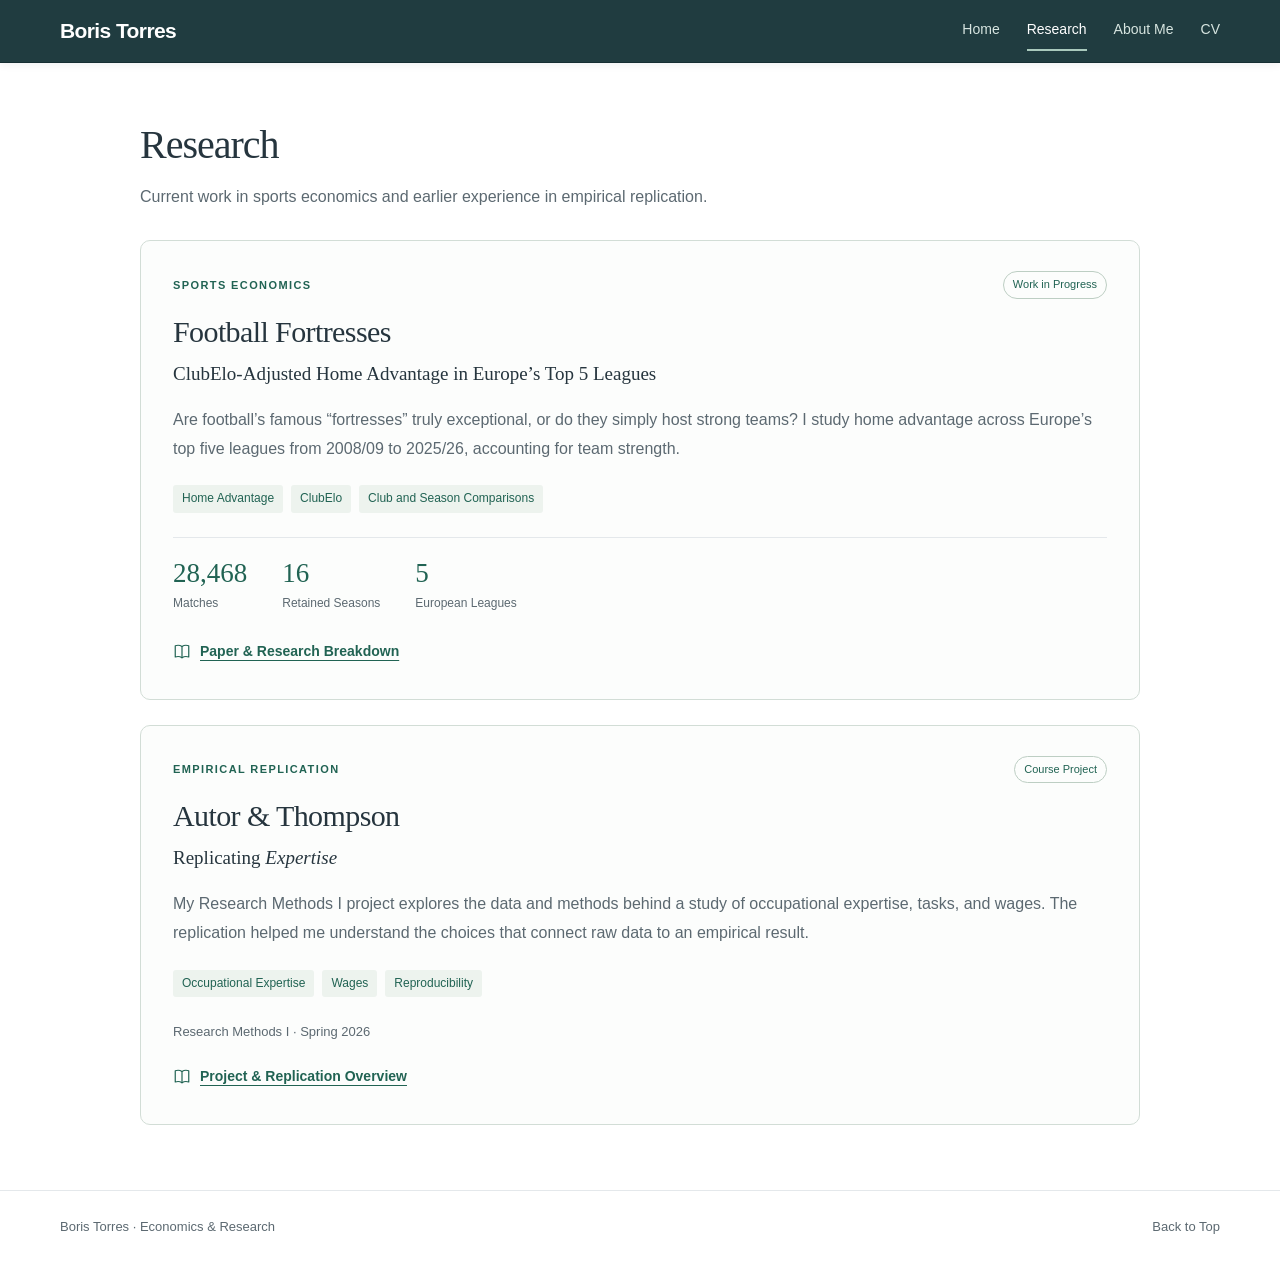
<file: research.html>
<!doctype html>
<html lang="en">
<head>
<meta charset="utf-8">
<meta name="viewport" content="width=device-width,initial-scale=1">
<meta name="description" content="Explore Boris Torres’s economics research projects, including Football Fortresses and an Autor and Thompson replication.">
<title>Research — Boris Torres</title>
<style>
:root{--ink:#172c38;--muted:#5b6c74;--green:#216353;--paper:#fafbf9;--line:#dce3df;--soft:#edf2ee;--serif:Georgia,'Times New Roman',serif}*{box-sizing:border-box}html{scroll-behavior:smooth;scroll-padding-top:90px}body{margin:0;background:var(--paper);color:var(--ink);font:16px/1.65 'Segoe UI',Arial,sans-serif}button,a,input{font:inherit}a{color:inherit;text-decoration:none}button{cursor:pointer}button:focus-visible,a:focus-visible,summary:focus-visible{outline:3px solid #b9803e;outline-offset:5px}::selection{background:#d4e6db}.wrap{width:min(1160px,calc(100% - 96px));margin:auto}.skip{position:fixed;top:-80px;left:20px;background:white;padding:12px;z-index:100}.skip:focus{top:10px}header{border-bottom:1px solid var(--line);background:var(--paper)}.nav{height:94px;display:flex;align-items:center;justify-content:space-between;gap:30px}.brand{font-family:var(--serif);font-size:25px;letter-spacing:-.7px}.brand span{color:var(--green)}nav{display:flex;gap:30px;align-items:center;font-size:14px}nav a:hover,.textlink:hover{color:var(--green);text-decoration:underline;text-underline-offset:5px}.nav-cv{border:1px solid #bdc9c1;padding:8px 18px;border-radius:3px}.eyebrow{font-size:12px;font-weight:600;letter-spacing:2px;text-transform:uppercase;color:var(--green);margin:0 0 22px}.hero{display:grid;grid-template-columns:1.2fr 1fr;gap:80px;padding:90px 0 85px;align-items:center}h1,h2,h3,p{margin-top:0}h1{font:normal clamp(48px,5.6vw,75px)/1.06 var(--serif);letter-spacing:-3px;margin-bottom:25px}h1 em{font-weight:normal;color:var(--green)}.intro{font-size:18px;color:var(--muted);max-width:520px;line-height:1.8;margin-bottom:30px}.actions{display:flex;gap:22px;align-items:center;flex-wrap:wrap}.button{display:inline-flex;align-items:center;justify-content:center;gap:10px;padding:12px 22px;background:var(--green);border:1px solid var(--green);color:#fff;border-radius:3px;font-size:14px;font-weight:600}.button:hover{background:#164d40}.button.secondary{background:transparent;color:var(--ink);border-color:#bbc8c0}.button.secondary:hover{background:var(--soft)}.textlink{font-size:14px;border-bottom:1px solid #aabbb0;padding-bottom:3px}.hero-note{margin:27px 0 0;font-size:13px;color:var(--muted)}.research-art{position:relative;padding:27px;background:#eaf0eb;border:1px solid #dce5dd;border-radius:5px;transform:rotate(2deg)}.art-sheet{background:#fff;padding:25px 25px 16px;box-shadow:0 12px 25px #243a2b0b;transform:rotate(-2deg)}.art-label{display:flex;justify-content:space-between;gap:10px;font-size:11px;letter-spacing:1.5px;text-transform:uppercase;color:var(--muted)}.art-title{font:24px var(--serif);margin:17px 0 4px}.art-caption{font-size:11px;color:var(--muted);margin:0}.research-art svg{display:block;width:100%;height:auto;margin:14px 0}.art-foot{display:flex;justify-content:space-between;font-size:11px;color:var(--muted);border-top:1px solid var(--line);padding-top:12px}.art-foot span:first-child{color:var(--green)}section{padding:58px 0 65px;border-top:1px solid var(--line)}.section-head{display:flex;align-items:end;justify-content:space-between;gap:25px;margin-bottom:30px}.section-head .eyebrow{margin-bottom:8px}h2{font:normal 37px/1.2 var(--serif);letter-spacing:-1px;margin-bottom:0}.section-head>p{max-width:330px;font-size:14px;color:var(--muted);margin-bottom:2px}.projects{display:grid;grid-template-columns:1fr 1fr;gap:25px}.project{border:1px solid var(--line);border-radius:4px;overflow:hidden;background:#fff;display:flex;flex-direction:column}.project-top{min-height:180px;background:#eaf0eb;position:relative;overflow:hidden;padding:27px 30px;display:flex;align-items:center;justify-content:space-between}.project-top.replication{background:#eaf0f3}.mini-label{font-size:11px;letter-spacing:1.5px;text-transform:uppercase;color:var(--green)}.project-top strong{display:block;font:25px/1.2 var(--serif);max-width:220px;margin-top:13px;font-weight:normal}.motif{width:135px;flex:none;color:var(--green);opacity:.8}.project-body{padding:29px 30px 26px;display:flex;flex-direction:column;flex:1}.tag{font-size:11px;text-transform:uppercase;letter-spacing:1px;color:var(--muted);margin-bottom:11px}h3{font:normal 26px/1.25 var(--serif);letter-spacing:-.5px;margin-bottom:13px}.project-body>p{font-size:15px;color:var(--muted);margin-bottom:25px}.project-links{display:flex;gap:20px;align-items:center;margin-top:auto;padding-top:20px;border-top:1px solid var(--line);flex-wrap:wrap}.link-button{border:0;border-bottom:1px solid #9fb4a7;background:none;color:var(--green);font-size:14px;padding:0 0 3px}.file-state{font-size:12px;color:var(--muted)}.about-grid{display:grid;grid-template-columns:.85fr 1.4fr;gap:90px}.about-copy{font-size:17px;color:var(--muted)}.about-copy p:last-child{margin-bottom:0}.about-meta{display:grid;grid-template-columns:1fr 1fr;gap:22px;margin-top:28px}.meta-label{font-size:11px;text-transform:uppercase;letter-spacing:1.3px;color:var(--muted);display:block;margin-bottom:7px}.meta-value{font-size:14px;color:var(--ink)}.video-section{display:grid;grid-template-columns:1.1fr 1fr;gap:65px;align-items:center}.video-frame{width:100%;aspect-ratio:16/10;background:#203c40;color:#fff;display:flex;align-items:center;justify-content:center;position:relative;border:0;border-radius:4px;overflow:hidden}.video-lines{position:absolute;inset:0;opacity:.13;background:repeating-linear-gradient(0deg,transparent 0 39px,#b9ded3 40px 41px),repeating-linear-gradient(90deg,transparent 0 49px,#b9ded3 50px 51px)}.video-center{position:relative;text-align:center}.play{display:grid;place-items:center;width:60px;height:60px;border:1px solid #ffffff75;border-radius:50%;margin:0 auto 17px}.play svg{width:19px;fill:currentColor}.video-center small{display:block;font-size:11px;letter-spacing:1.7px;text-transform:uppercase;color:#c3d7cf}.video-center span{font:24px var(--serif)}.video-copy h2{margin-bottom:20px}.video-copy>p:not(.eyebrow){font-size:16px;color:var(--muted)}.contact{display:flex;justify-content:space-between;gap:50px;align-items:center}.contact p{color:var(--muted);max-width:560px;margin:17px 0 0}.contact h2{font-size:34px}footer{border-top:1px solid var(--line);padding:25px 0;font-size:12px;color:var(--muted)}.footer-row{display:flex;justify-content:space-between;gap:20px}.draft-label{background:#eef2ec;color:#586b5e;padding:3px 8px;border-radius:2px;font-size:11px;letter-spacing:.5px}dialog{color:var(--ink);background:var(--paper);width:min(1040px,calc(100% - 32px));max-height:90dvh;border:1px solid var(--line);padding:0;border-radius:6px;box-shadow:0 30px 100px #0003}dialog::backdrop{background:#102629a6;backdrop-filter:blur(4px)}.dialog-head{display:flex;justify-content:space-between;align-items:center;padding:20px 30px;border-bottom:1px solid var(--line);gap:20px}.dialog-head p{margin:0;font-size:13px;color:var(--muted)}.close{border:1px solid #bdc9c1;padding:5px 12px;background:none;border-radius:3px;font-size:13px}.dialog-intro{padding:30px 35px 20px}.dialog-intro h2{margin-bottom:12px}.dialog-intro p{max-width:760px;color:var(--muted);margin-bottom:0}.walkthrough{display:grid;grid-template-columns:220px 1fr;border-top:1px solid var(--line);min-height:330px}.steps{display:flex;flex-direction:column;padding:22px 18px;background:var(--soft);gap:6px}.step{border:0;padding:12px 14px;text-align:left;background:transparent;border-radius:3px;color:var(--muted);font-size:14px}.step[aria-selected=true]{background:white;color:var(--green);box-shadow:0 1px 4px #00000009}.step-panel{padding:32px 36px}.step-panel h3{font-size:30px}.step-panel p{color:var(--muted)}.content-note{border-left:2px solid #98b09f;padding:10px 17px;background:#edf2ee;font-size:14px;color:var(--muted)}.step-panel ul{padding-left:20px;color:var(--muted);font-size:15px}.step-panel li{margin:8px 0}.small-dialog{max-width:620px}.small-dialog .body{padding:30px}.small-dialog h2{font-size:30px;margin-bottom:18px}.small-dialog p{color:var(--muted)}video{width:100%;display:block;background:#172c38}body.modal-open{overflow:hidden}@media(min-width:1500px){.hero{padding-top:110px;padding-bottom:105px}}@media(max-width:900px){.wrap{width:calc(100% - 48px)}.hero{gap:35px;padding:60px 0}h1{font-size:56px}.research-art{padding:15px}.art-sheet{padding:18px}.about-grid{gap:35px}.video-section{gap:35px}.project-top{padding:24px}.motif{width:95px}.project-body{padding:24px}}@media(max-width:650px){.wrap{width:calc(100% - 36px)}.nav{height:auto;min-height:85px;align-items:flex-start;padding:22px 0;gap:15px;flex-direction:column}.brand{font-size:23px}nav{gap:22px;font-size:13px;flex-wrap:wrap}.nav-cv{padding:0;border:0}.hero{grid-template-columns:1fr;padding:48px 0 45px;gap:40px}h1{font-size:55px}.intro{font-size:17px}.research-art{width:min(100% - 12px,420px);margin:auto}.section-head{align-items:start;flex-direction:column;gap:15px}.projects,.about-grid,.video-section{grid-template-columns:1fr}.about-grid,.video-section{gap:28px}section{padding:42px 0}.project-top{min-height:170px}.motif{width:130px}.contact{align-items:start;flex-direction:column;gap:25px}.footer-row{align-items:start;flex-direction:column;gap:10px}.walkthrough{grid-template-columns:1fr}.steps{flex-direction:row;overflow-x:auto;padding:12px}.step{white-space:nowrap}.step-panel{padding:25px}.dialog-intro{padding:25px}.dialog-intro h2{font-size:30px}.dialog-head{padding:15px 20px}.about-meta{gap:16px}}@media(prefers-reduced-motion:reduce){html{scroll-behavior:auto}}

/* Personalized research portfolio */
.hero h1{font-size:clamp(70px,8vw,108px);letter-spacing:-4px}.projects{grid-template-columns:1.6fr 1fr}.featured-project .project-top{min-height:200px}.paper-subtitle{font-family:var(--serif);font-size:20px!important;color:var(--ink)!important;line-height:1.4}.study-stats{display:flex;gap:35px;margin:0 0 25px}.study-stats strong{display:block;font:30px var(--serif);color:var(--green)}.study-stats span{font-size:12px;color:var(--muted)}.notebook-intro{max-width:820px;color:var(--muted);font-size:18px;margin-bottom:36px}.research-status{font-size:12px;display:inline-block;border:1px solid var(--line);padding:6px 10px;border-radius:3px;color:var(--green)}.notebook-layout{display:grid;grid-template-columns:280px 1fr;gap:65px}.notebook-aside{background:var(--soft);padding:25px;align-self:start;border-radius:3px}.notebook-aside h3{font-size:26px}.notebook-aside p:not(.eyebrow){font-size:14px;color:var(--muted)}.notebook-aside a{display:inline-block;margin-bottom:12px}.notebook-steps details{border-top:1px solid var(--line)}.notebook-steps details:last-child{border-bottom:1px solid var(--line)}.notebook-steps summary{padding:22px 0;font-size:18px;font-family:var(--serif);cursor:pointer;line-height:1.45}.notebook-steps details>div{padding:0 0 14px;font-size:15px;color:var(--muted)}.equation-note{background:var(--soft);padding:18px;margin:20px 0;color:var(--green);font-family:var(--serif);font-size:18px}.cv-body h3{font-size:23px;border-top:1px solid var(--line);padding-top:20px;margin-top:25px}.cv-body p{font-size:14px}.cv-body strong{color:var(--ink);font-weight:600}@media(max-width:900px){.projects{grid-template-columns:1.35fr 1fr}.project-top .motif{width:75px}.project-top strong{font-size:22px}.notebook-layout{gap:30px;grid-template-columns:240px 1fr}}@media(max-width:650px){.projects,.notebook-layout{grid-template-columns:1fr}.hero h1{font-size:82px}.study-stats{gap:28px}.notebook-layout{gap:25px}.notebook-aside{padding:23px}.notebook-intro{font-size:17px}.notebook-steps summary{font-size:19px}.project-top .motif{width:110px}}


.video-actions{margin-top:24px}.flow-grid{display:grid;grid-template-columns:1fr 1.25fr;gap:80px}.flow-identity h2{font-size:clamp(38px,4vw,54px);letter-spacing:-2px}.flow-identity h2 span{color:var(--green)}.flow-place{font-size:14px;color:var(--muted);margin:14px 0 24px}.flow-principles{display:flex;flex-wrap:wrap;gap:8px;margin-bottom:32px}.flow-principles span{padding:5px 10px;border:1px solid var(--line);border-radius:3px;color:var(--green);font-size:12px}.flow-story>p{font-size:16px;color:var(--muted)}.flow-story h3{font-size:28px}.flow-impact{display:grid;grid-template-columns:1fr 1fr;gap:30px;border-block:1px solid var(--line);padding:25px 0;margin:25px 0}.flow-impact strong{display:block;color:var(--green);font:38px var(--serif);margin-bottom:8px}.flow-impact span{display:block;font-size:13px;color:var(--muted);max-width:210px}.flow-source{font-size:13px!important}@media(max-width:900px){.flow-grid{gap:35px}nav{gap:20px}}@media(max-width:650px){.flow-grid{grid-template-columns:1fr;gap:30px}.flow-impact{gap:20px}nav{gap:18px}}

/* Academic profile layout, shared by the homepage and research page. */
:root{--paper:#fff;--ink:#26353e;--muted:#5c6971;--line:#e4e8eb;--soft:#f3f6f5}header{background:#fff}.nav{height:85px}.brand{font-family:'Segoe UI',Arial,sans-serif;font-size:23px;font-weight:600;letter-spacing:-.6px}.academic-shell{display:grid;grid-template-columns:240px minmax(0,1fr);gap:70px;width:min(1320px,calc(100% - 80px));margin:0 auto;padding-top:48px}.academic-content{min-width:0}.academic-content>.wrap,.academic-content>section>.wrap{width:100%;max-width:none}.profile-sidebar{padding-bottom:45px;align-self:start}.profile-photo{width:190px;height:190px;display:flex;align-items:center;justify-content:center;flex-direction:column;border-radius:50%;background:#edf2f3;border:7px solid white;outline:1px solid var(--line);margin:0 0 24px 1px;color:#617c83;overflow:hidden}.profile-monogram{font:54px var(--serif);letter-spacing:-3px}.photo-caption{font-size:10px;letter-spacing:.2px;margin-top:8px;color:var(--muted)}.profile-photo img{width:100%;height:100%;object-fit:cover;object-position:50% 29%}.profile-name{font-family:'Segoe UI',Arial,sans-serif;font-size:25px;font-weight:650;letter-spacing:-.6px;margin:0 0 10px}.profile-role{font-size:14px;color:var(--muted);line-height:1.7;margin-bottom:24px}.profile-education{border-top:1px solid var(--line);padding-top:20px}.profile-education h3{font:600 11px 'Segoe UI',Arial,sans-serif;letter-spacing:1.6px;text-transform:uppercase;color:var(--muted);margin-bottom:18px}.degree{margin-bottom:19px;font-size:13px;line-height:1.55}.degree strong{display:block;font-weight:600;font-size:14px}.degree span,.degree small{display:block;color:var(--muted)}.degree small{font-size:12px;margin-top:3px}.degree-minors{font-size:12px;margin-top:5px}.profile-links{border-top:1px solid var(--line);padding-top:20px;display:flex;flex-direction:column;gap:16px}.profile-links a{display:flex;gap:11px;align-items:flex-start;font-size:14px;line-height:1.4}.profile-links a:hover{color:var(--green)}.profile-links svg{width:18px;height:18px;flex:none;fill:none;stroke:currentColor;stroke-width:1.6}.profile-email{display:block;font-size:12px;color:var(--muted);margin-top:4px;overflow-wrap:anywhere}.welcome{padding:12px 0 45px}.welcome h1{font:normal 43px/1.2 var(--serif);letter-spacing:-1.4px;margin-bottom:24px}.welcome>p:not(.eyebrow){color:var(--muted);font-size:18px;line-height:1.85;max-width:850px;margin-bottom:20px}.welcome .intro-links{font-size:15px!important;margin-top:24px}.welcome .intro-links a{color:var(--green);border-bottom:1px solid #c4d1cb}.welcome .research-interest-line{font-size:14px!important;color:var(--ink)!important;border-left:2px solid #a8beb1;padding-left:18px;margin:28px 0 0!important}.academic-content section{padding:40px 0 45px}.academic-content h2{font-size:31px}.academic-content .section-head{align-items:start;flex-direction:column;gap:12px}.academic-content .section-head>p{max-width:none;font-size:15px}.academic-content .projects{grid-template-columns:1fr;gap:0}.academic-content .project{border:0;border-radius:0;background:none}.academic-content .project+.project{border-top:1px solid var(--line);margin-top:30px;padding-top:30px}.academic-content .project-top{display:none}.academic-content .project-body{padding:0}.academic-content .project-body h3{font-size:27px}.academic-content .project-body>p{margin-bottom:17px;max-width:820px}.academic-content .paper-subtitle{font-size:18px!important}.academic-content .project-links{border:0;padding-top:5px}.academic-content .study-stats{margin:7px 0 25px;gap:32px}.academic-content .study-stats strong{font-size:26px}.academic-content .video-section{grid-template-columns:1fr 1fr;gap:30px}.academic-content .video-copy h2{font-size:29px}.academic-content .video-center>span:last-child{display:block;font-size:20px;max-width:220px;margin:auto}.academic-content .flow-grid{grid-template-columns:1fr 1.3fr;gap:35px}.academic-content .flow-identity h2{font-size:38px}.academic-content .contact{align-items:start;flex-direction:column;gap:23px}.academic-content .contact h2{font-size:31px}.academic-content .contact p{font-size:15px}.academic-content .paper-hero{padding:5px 0 40px}.academic-content .paper-hero h1{font-size:clamp(44px,5vw,66px)}.academic-content .paper-deck{font-size:24px}.academic-content .paper-download{gap:30px}.academic-content .notebook-layout{grid-template-columns:210px 1fr;gap:30px}.academic-content .notebook-aside{padding:20px}.academic-content .notebook-aside h3{font-size:22px}.academic-content .paper-end{align-items:start;flex-direction:column}footer{margin-top:20px}@media(min-width:1450px){.profile-sidebar{position:sticky;top:28px}}@media(max-width:1050px){.academic-shell{grid-template-columns:215px minmax(0,1fr);gap:40px;width:calc(100% - 48px)}.academic-content .video-section,.academic-content .flow-grid,.academic-content .paper-download,.academic-content .notebook-layout{grid-template-columns:1fr}.academic-content .notebook-aside{display:none}.academic-content .video-frame{max-width:540px}.academic-content .flow-grid{gap:26px}.profile-photo{width:180px;height:180px}.nav{gap:20px}nav{gap:18px}}@media(max-width:700px){.academic-shell{display:block;width:calc(100% - 36px);padding-top:30px}.profile-sidebar{display:grid;grid-template-columns:115px minmax(0,1fr);column-gap:24px;padding-bottom:32px}.profile-photo{width:110px;height:110px;grid-row:1/3;margin:0;border-width:4px}.profile-monogram{font-size:37px}.photo-caption{font-size:8px;margin-top:2px}.profile-name{font-size:24px;align-self:end;margin-bottom:6px}.profile-role{font-size:13px;line-height:1.5;margin:0}.profile-education{grid-column:1/-1;margin-top:25px;display:grid;grid-template-columns:1fr 1fr 1fr;gap:15px;padding-top:17px}.profile-education h3{grid-column:1/-1;margin-bottom:0}.degree{font-size:12px;margin:0}.degree strong{font-size:13px}.degree small,.degree-minors{font-size:11px}.profile-links{grid-column:1/-1;flex-direction:row;margin-top:22px;gap:25px;padding-top:16px}.profile-links a{font-size:13px}.profile-email{font-size:11px}.welcome{border-top:1px solid var(--line);padding-top:30px}.welcome h1{font-size:35px}.welcome>p:not(.eyebrow){font-size:16px}.academic-content section{padding:32px 0}.academic-content h2{font-size:28px}.nav{height:auto;min-height:85px}.academic-content .study-stats{gap:25px}.academic-content .paper-hero{padding-top:0}.academic-content .paper-hero h1{font-size:46px}.academic-content .paper-deck{font-size:21px}}@media(max-width:390px){.profile-education{grid-template-columns:1fr}.degree{padding-top:10px}.degree-minors br{display:none}}


/* Compact navigation remains visible while reading. */
header{position:sticky;top:0;z-index:50;background:#203c40;border-bottom:1px solid #152e32;box-shadow:0 2px 8px #172c3812;color:#f7faf9}header .nav{height:62px;min-height:62px;padding:0;flex-direction:row;align-items:center;justify-content:space-between;gap:25px}header .brand{font-size:21px;white-space:nowrap;color:#fff}header nav{gap:27px;font-size:14px;flex-wrap:wrap}header nav a{color:#d7e5e0;padding:7px 0;border-bottom:2px solid transparent}header nav a:hover{color:#fff;text-decoration:none;border-bottom-color:#a9c9bc}header nav a[aria-current="page"]{color:#fff;border-bottom-color:#a9c9bc}html{scroll-padding-top:85px}.notebook-steps details{scroll-margin-top:85px}@media(min-width:1450px){.profile-sidebar{top:88px}}@media(max-width:700px){header .nav{height:auto;min-height:62px;gap:10px 20px;flex-wrap:wrap;padding:12px 0}header nav{gap:20px;font-size:13px}header .brand{font-size:20px}html{scroll-padding-top:115px}.notebook-steps details{scroll-margin-top:115px}}@media(max-width:450px){header .nav{gap:6px}header nav{width:100%;justify-content:space-between;gap:10px}header nav a{padding:4px 0}}

/* Shared contact footer and page introductions. */
.footer-row{align-items:center;flex-wrap:wrap;font-size:13px;gap:18px 28px}.footer-contact{display:flex;align-items:center;gap:22px;flex-wrap:wrap}.footer-contact a:hover,.footer-name:hover{color:var(--green);text-decoration:underline;text-underline-offset:4px}.work-summary{font-size:16px;line-height:1.8;color:var(--muted);max-width:820px}.academic-content>#research:first-child{border-top:0;padding-top:12px}.academic-content>#research:first-child .eyebrow{margin-bottom:10px}.academic-content>#research:first-child h2{font-size:37px}.academic-content>#research:first-child .section-head{margin-bottom:34px}@media(max-width:700px){.footer-row{align-items:flex-start;flex-direction:column}.footer-contact{gap:12px 22px}.academic-content>#research:first-child{border-top:1px solid var(--line);padding-top:30px}.academic-content>#research:first-child h2{font-size:31px}}


/* FlowForward links keep the surrounding typography. */
a[href*="tarheels.live/flowforwardunc"],a[href*="instagram.com/uncflowforward"]{font:inherit;color:var(--green);border-bottom:0;text-decoration:underline;text-underline-offset:4px;text-decoration-thickness:1px}

.research-intro{padding:10px 0 30px}.research-intro h1{font:normal 40px/1.2 var(--serif);letter-spacing:-1px;margin-bottom:15px}.research-intro p{font-size:16px;color:var(--muted);max-width:700px;margin:0}.research-list{display:grid;gap:25px;padding-bottom:45px}.research-project{display:block;padding:30px 32px;border:1px solid #d2ddd6;border-radius:10px;background:#fcfdfc;transition:background .18s,border-color .18s,box-shadow .18s}.research-project:hover{background:#f0f5f1;border-color:#84a695;box-shadow:0 6px 20px #17382a08}.research-project:focus-visible{outline:3px solid var(--green);outline-offset:5px;background:#f0f5f1}.research-project .card-top{display:flex;align-items:center;justify-content:space-between;gap:15px;margin-bottom:14px}.research-project .card-top .eyebrow{margin:0;font-size:11px;letter-spacing:1.4px}.project-status{font-size:11px;line-height:1.4;border:1px solid #bdcec3;padding:5px 9px;border-radius:20px;color:var(--green);white-space:nowrap}.academic-content .research-project h2{font:normal 30px/1.25 var(--serif);letter-spacing:-.6px;margin-bottom:10px}.research-project .card-subtitle{font:19px/1.45 var(--serif);color:var(--ink);margin-bottom:18px}.research-project .card-summary{font-size:16px;line-height:1.8;color:var(--muted);margin-bottom:22px}.card-tags{display:flex;flex-wrap:wrap;gap:8px;margin-bottom:24px}.card-tags span{font-size:12px;color:var(--green);background:#edf3ee;padding:4px 9px;border-radius:3px}.card-facts{display:flex;flex-wrap:wrap;gap:24px 35px;padding-top:20px;margin-bottom:24px;border-top:1px solid var(--line)}.card-facts strong{font:27px var(--serif);color:var(--green);display:block}.card-facts span{font-size:12px;color:var(--muted)}.card-link-label{display:inline-flex;align-items:center;gap:9px;font-size:14px;font-weight:600;color:var(--green);text-decoration:underline;text-underline-offset:4px}.card-link-label svg{width:18px;height:18px;fill:none;stroke:currentColor;stroke-width:1.6;stroke-linejoin:round;stroke-linecap:round}.research-project:hover .card-link-label{color:#164d40}.project-note{font-size:13px;color:var(--muted);margin-bottom:22px}@media(max-width:700px){.research-intro{padding-top:15px}.research-intro h1{font-size:34px}.research-project{padding:23px}.academic-content .research-project h2{font-size:26px}.research-project .card-top{align-items:flex-start;flex-wrap:wrap}.card-facts{gap:20px}.research-project .card-summary{font-size:15px}}@media(prefers-reduced-motion:reduce){.research-project{transition:none}}

</style>
<link rel="icon" type="image/svg+xml" href="assets/favicon-face.svg?v=2">
<style>
.academic-shell{display:block;width:min(1000px,calc(100% - 80px));padding-top:48px}
@media(max-width:700px){.academic-shell{width:calc(100% - 36px);padding-top:30px}}
</style>
</head>
<body>
<a class="skip" href="#main">Skip to content</a>
<header><div class="wrap nav"><a class="brand" href="index.html" aria-label="Boris Torres Home">Boris Torres</a><nav aria-label="Main Navigation"><a href="index.html">Home</a><a href="research.html" aria-current="page">Research</a><a href="about.html">About Me</a><a href="assets/boris-torres-cv.pdf">CV</a></nav></div></header>
<div class="academic-shell"><main id="main" class="academic-content"><div class="research-intro"><h1>Research</h1><p>Current work in sports economics and earlier experience in empirical replication.</p></div><div class="research-list"><a class="research-project" href="football-fortresses.html" aria-labelledby="football-card-title"><div class="card-top"><p class="eyebrow">Sports Economics</p><span class="project-status">Work in Progress</span></div><h2 id="football-card-title">Football Fortresses</h2><p class="card-subtitle">ClubElo-Adjusted Home Advantage in Europe’s Top 5 Leagues</p><p class="card-summary">Are football’s famous “fortresses” truly exceptional, or do they simply host strong teams? I study home advantage across Europe’s top five leagues from 2008/09 to 2025/26, accounting for team strength.</p><div class="card-tags"><span>Home Advantage</span><span>ClubElo</span><span>Club and Season Comparisons</span></div><div class="card-facts"><div><strong>28,468</strong><span>Matches</span></div><div><strong>16</strong><span>Retained Seasons</span></div><div><strong>5</strong><span>European Leagues</span></div></div><span class="card-link-label"><svg viewBox="0 0 24 24" aria-hidden="true"><path d="M12 6c-3-2-6-2-9-1v15c3-1 6-1 9 1 3-2 6-2 9-1V5c-3-1-6-1-9 1Z"/><path d="M12 6v15"/></svg>Paper & Research Breakdown</span></a><a class="research-project" href="autor-thompson.html" aria-labelledby="replication-card-title"><div class="card-top"><p class="eyebrow">Empirical Replication</p><span class="project-status">Course Project</span></div><h2 id="replication-card-title">Autor & Thompson</h2><p class="card-subtitle">Replicating <em>Expertise</em></p><p class="card-summary">My Research Methods I project explores the data and methods behind a study of occupational expertise, tasks, and wages. The replication helped me understand the choices that connect raw data to an empirical result.</p><div class="card-tags"><span>Occupational Expertise</span><span>Wages</span><span>Reproducibility</span></div><p class="project-note">Research Methods I · Spring 2026</p><span class="card-link-label"><svg viewBox="0 0 24 24" aria-hidden="true"><path d="M12 6c-3-2-6-2-9-1v15c3-1 6-1 9 1 3-2 6-2 9-1V5c-3-1-6-1-9 1Z"/><path d="M12 6v15"/></svg>Project & Replication Overview</span></a></div></main></div><footer><div class="wrap footer-row"><a class="footer-name" href="index.html">Boris Torres · Economics & Research</a><a href="#main">Back to Top</a></div></footer></body></html>
</file>
<file: assets/about-gallery.css>
.about-gallery{margin:28px 0 48px;max-width:100%;outline-offset:6px}
.about-gallery-stage{position:relative;overflow:hidden;border:1px solid var(--line);border-radius:8px;background:var(--soft)}
.about-slide{margin:0}
.about-slide[hidden]{display:none}
.about-slide img{display:block;width:100%;height:clamp(320px,60vh,640px);object-fit:contain}
.about-slide figcaption{padding:12px 58px;text-align:center;font-size:14px;line-height:1.5;color:var(--muted);background:var(--paper);border-top:1px solid var(--line)}
.about-arrow{position:absolute;top:calc(50% - 22px);display:grid;place-items:center;width:42px;height:42px;padding:0;border:1px solid var(--line);border-radius:50%;background:rgba(255,255,255,.95);color:var(--ink);cursor:pointer;box-shadow:0 2px 8px #26353e18}
.about-prev{left:12px}.about-next{right:12px}
.about-arrow svg{width:22px;height:22px;fill:none;stroke:currentColor;stroke-width:1.8;stroke-linecap:round;stroke-linejoin:round}
.about-next svg{transform:rotate(180deg)}
.about-arrow:hover{background:var(--green);color:white}
.about-arrow:focus-visible,.about-dot:focus-visible{outline:2px solid var(--green);outline-offset:3px}
.about-dots{display:flex;justify-content:center;gap:2px;margin-top:8px}
.about-dot{display:grid;place-items:center;width:32px;height:32px;padding:0;border:0;background:transparent;cursor:pointer}
.about-dot span{width:7px;height:7px;border-radius:50%;background:#b7c6c1}
.about-dot[aria-current="true"] span{background:var(--green);width:9px;height:9px}
.about-dot:hover span{background:var(--green)}
.about-gallery-status{position:absolute;width:1px;height:1px;padding:0;margin:-1px;overflow:hidden;clip-path:inset(50%);white-space:nowrap;border:0}
@media(max-width:700px){.about-slide img{height:clamp(280px,55vh,500px)}.about-arrow{width:36px;height:36px}.about-prev{left:8px}.about-next{right:8px}.about-slide figcaption{padding:10px 16px}}

/* Keep longer captions readable and arrows centered on the photo. */
.about-slide figcaption strong{display:block;margin-bottom:4px;font-weight:600;color:var(--ink)}
.about-slide figcaption span{display:block}
.about-arrow{top:clamp(160px,30vh,320px);transform:translateY(-50%)}
@media(max-width:700px){.about-arrow{top:clamp(140px,27.5vh,250px)}}
</file>
<file: assets/equation-variables.css>
math [data-variable] {
  cursor: help;
  text-decoration: underline dotted #8fae9d;
  text-underline-offset: 5px;
  text-decoration-thickness: 1px;
}
math [data-variable]:hover,
math [data-variable]:focus-visible {
  color: var(--green);
  background: #dcebe1;
  outline: 2px solid #94b6a1;
  outline-offset: 3px;
  border-radius: 2px;
}
.formula-help {
  margin: 0 0 18px !important;
  color: var(--green) !important;
  font-size: 14px !important;
}
.variable-popover[hidden] { display: none; }
.variable-popover {
  position: fixed;
  z-index: 100;
  width: min(370px, calc(100vw - 24px));
  max-height: calc(100dvh - 24px);
  overflow-y: auto;
  padding: 20px;
  border: 1px solid #bfd1c5;
  border-radius: 6px;
  background: #fff;
  box-shadow: 0 12px 40px #172c3826;
  color: var(--ink);
  font: 14px/1.7 'Segoe UI', Arial, sans-serif;
  text-align: left;
}
.variable-close {
  float: right;
  margin: -4px -4px 8px 12px;
  padding: 3px 7px;
  border: 0;
  border-radius: 3px;
  background: transparent;
  color: var(--muted);
  font-size: 12px;
}
.variable-close:hover { background: var(--soft); }
.variable-popover .variable-kicker {
  margin: 0 0 10px;
  color: var(--green);
  font-size: 10px;
  font-weight: 600;
  letter-spacing: 1.2px;
  text-transform: uppercase;
}
.variable-popover h3 {
  clear: both;
  margin: 0 0 12px;
  font: normal 23px/1.3 var(--serif);
  letter-spacing: -.3px;
}
.variable-popover p { margin: 0 0 12px; }
.variable-popover #variable-calculation { color: var(--muted); }
.variable-popover #variable-calculation[hidden] { display: none; }
.variable-origin {
  display: inline-block;
  margin-top: 2px;
  color: var(--green);
  font-size: 13px;
  text-decoration: underline;
  text-underline-offset: 4px;
}
.variable-origin[hidden] { display: none; }
.formula-block:focus-within { border-color: #aac4b4; }
</file>
